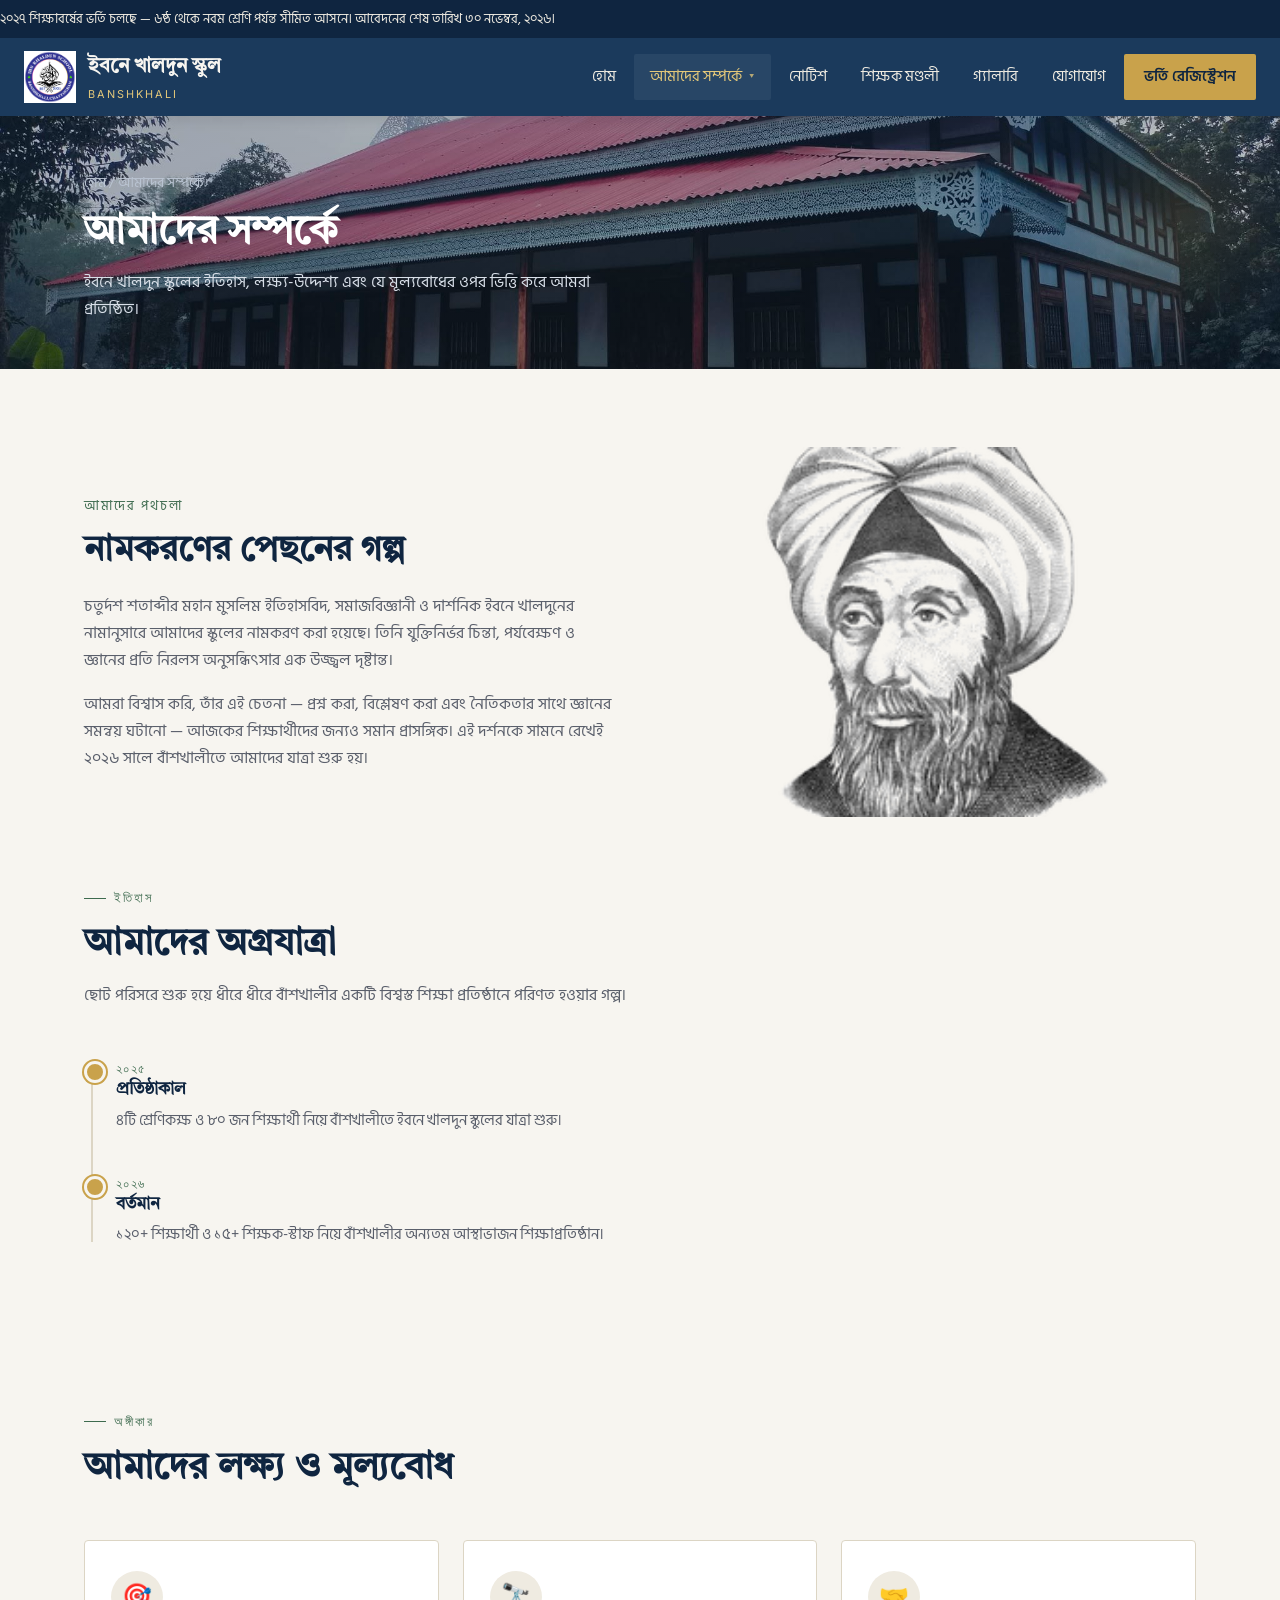
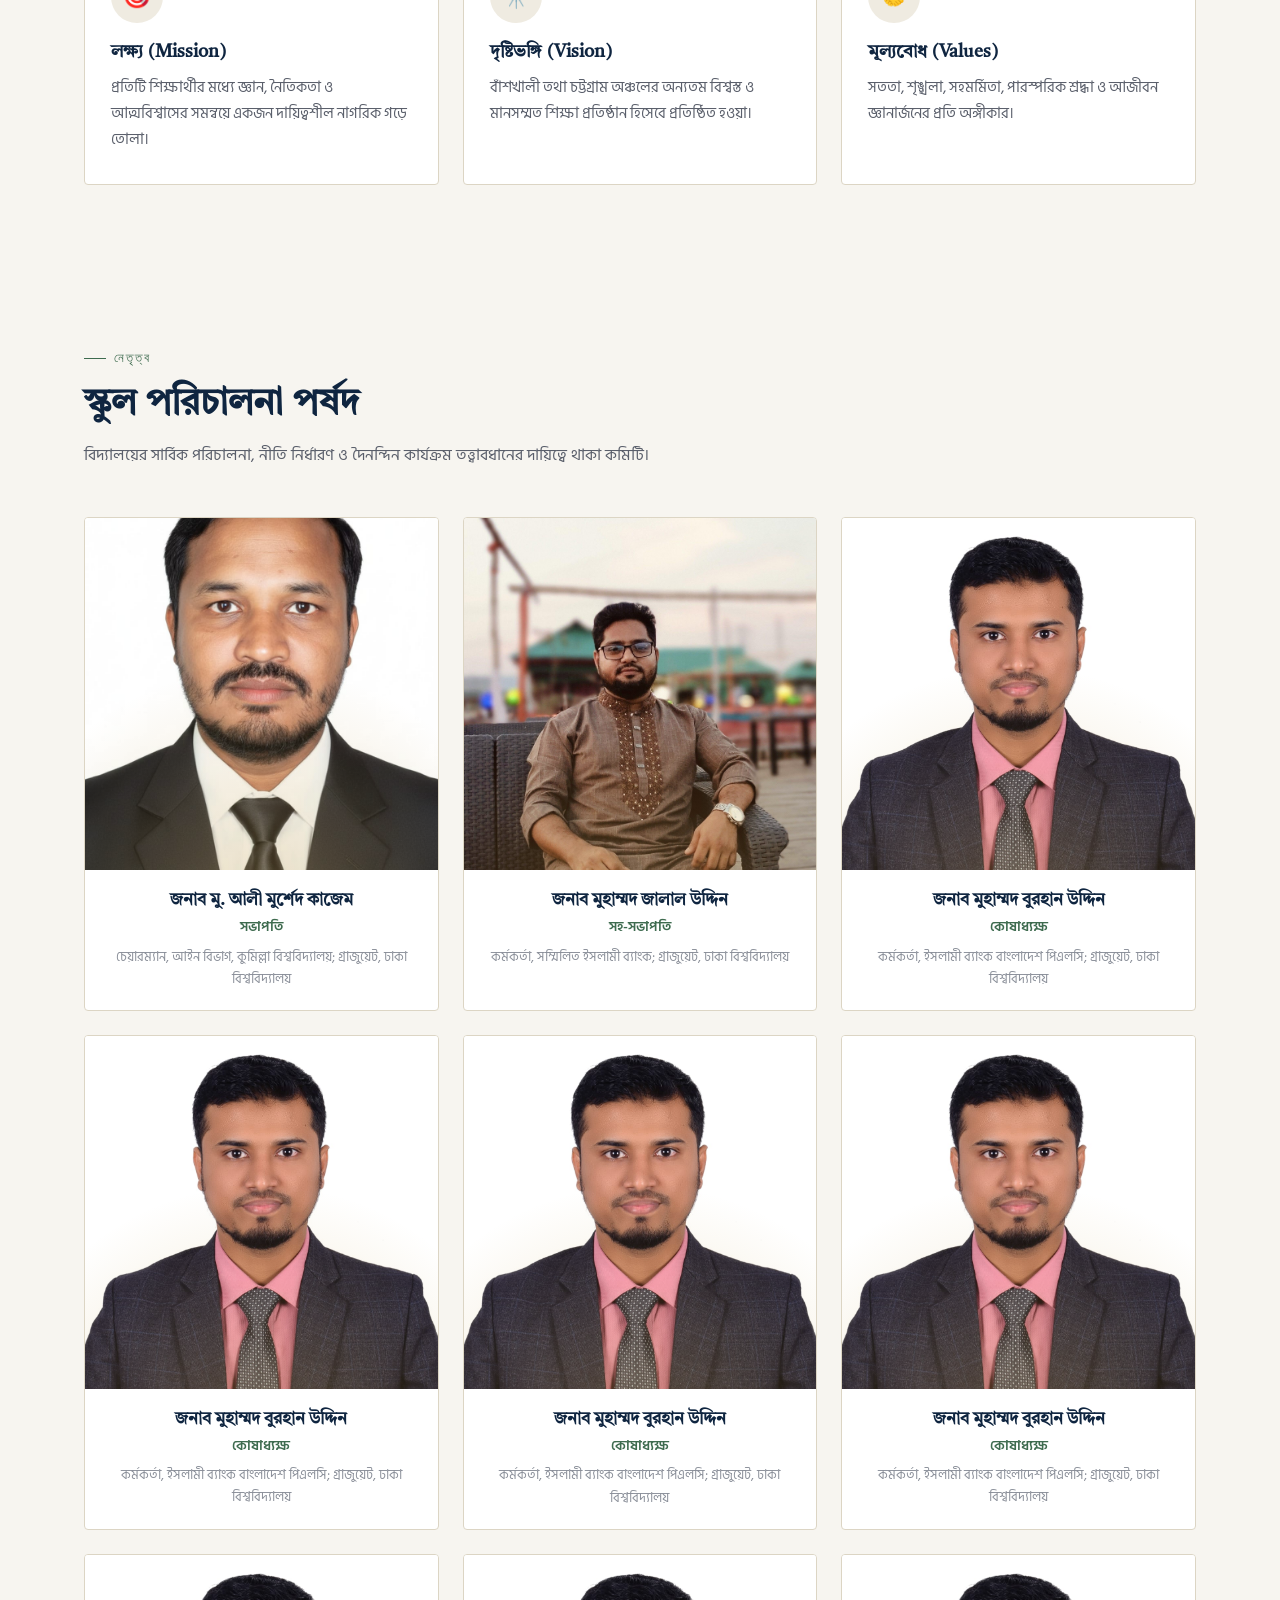
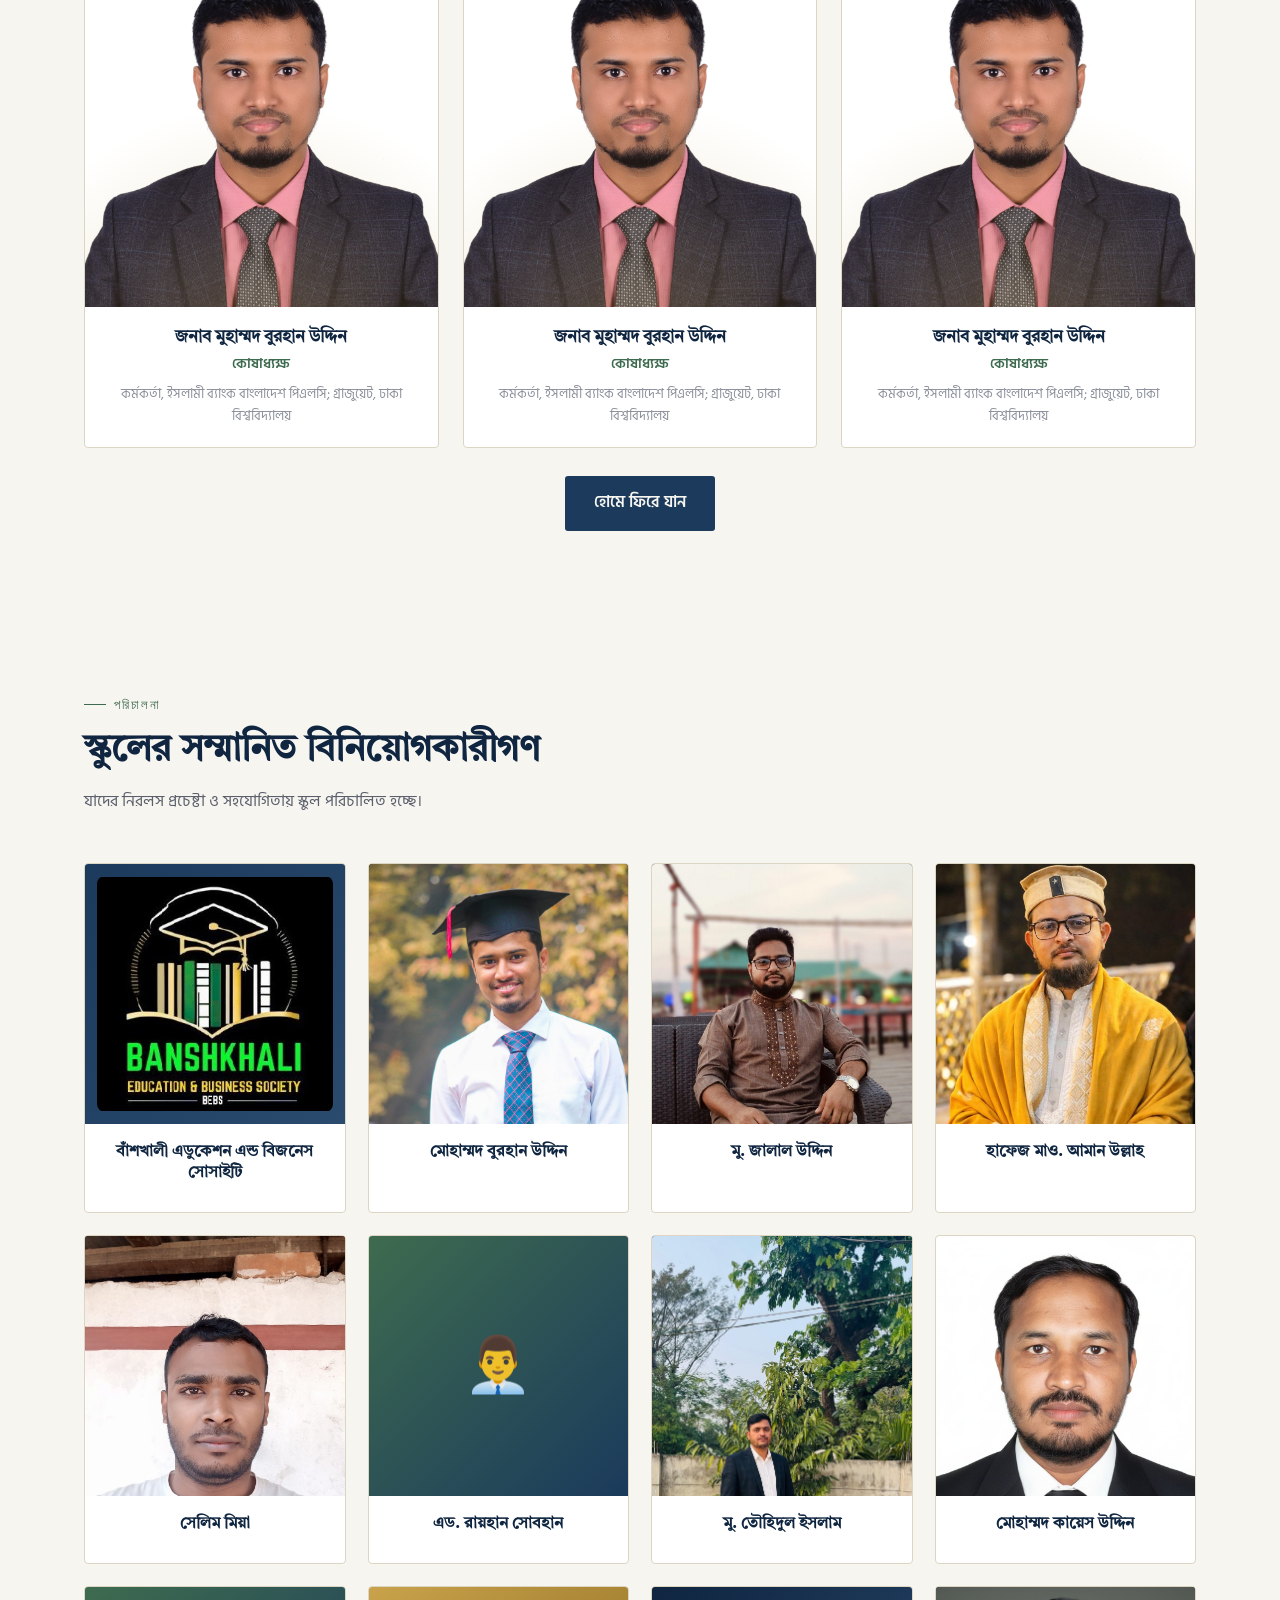
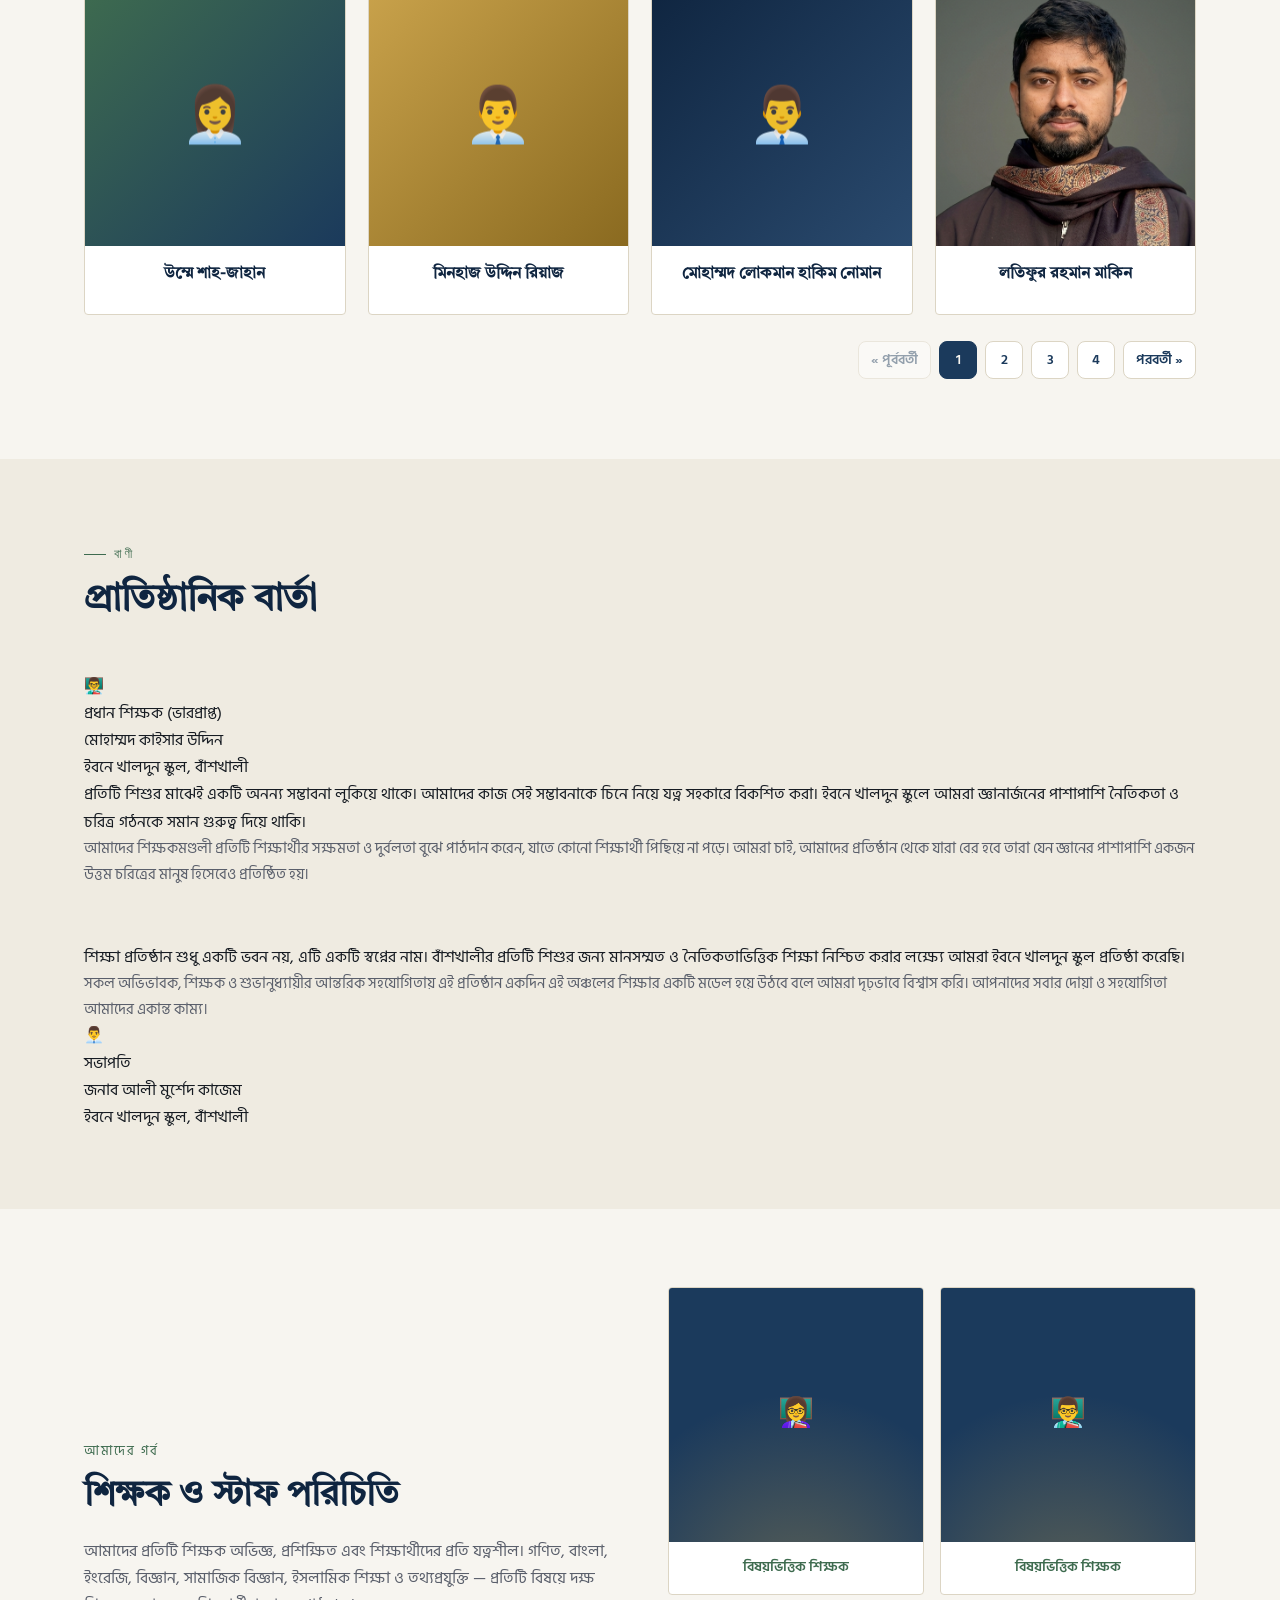
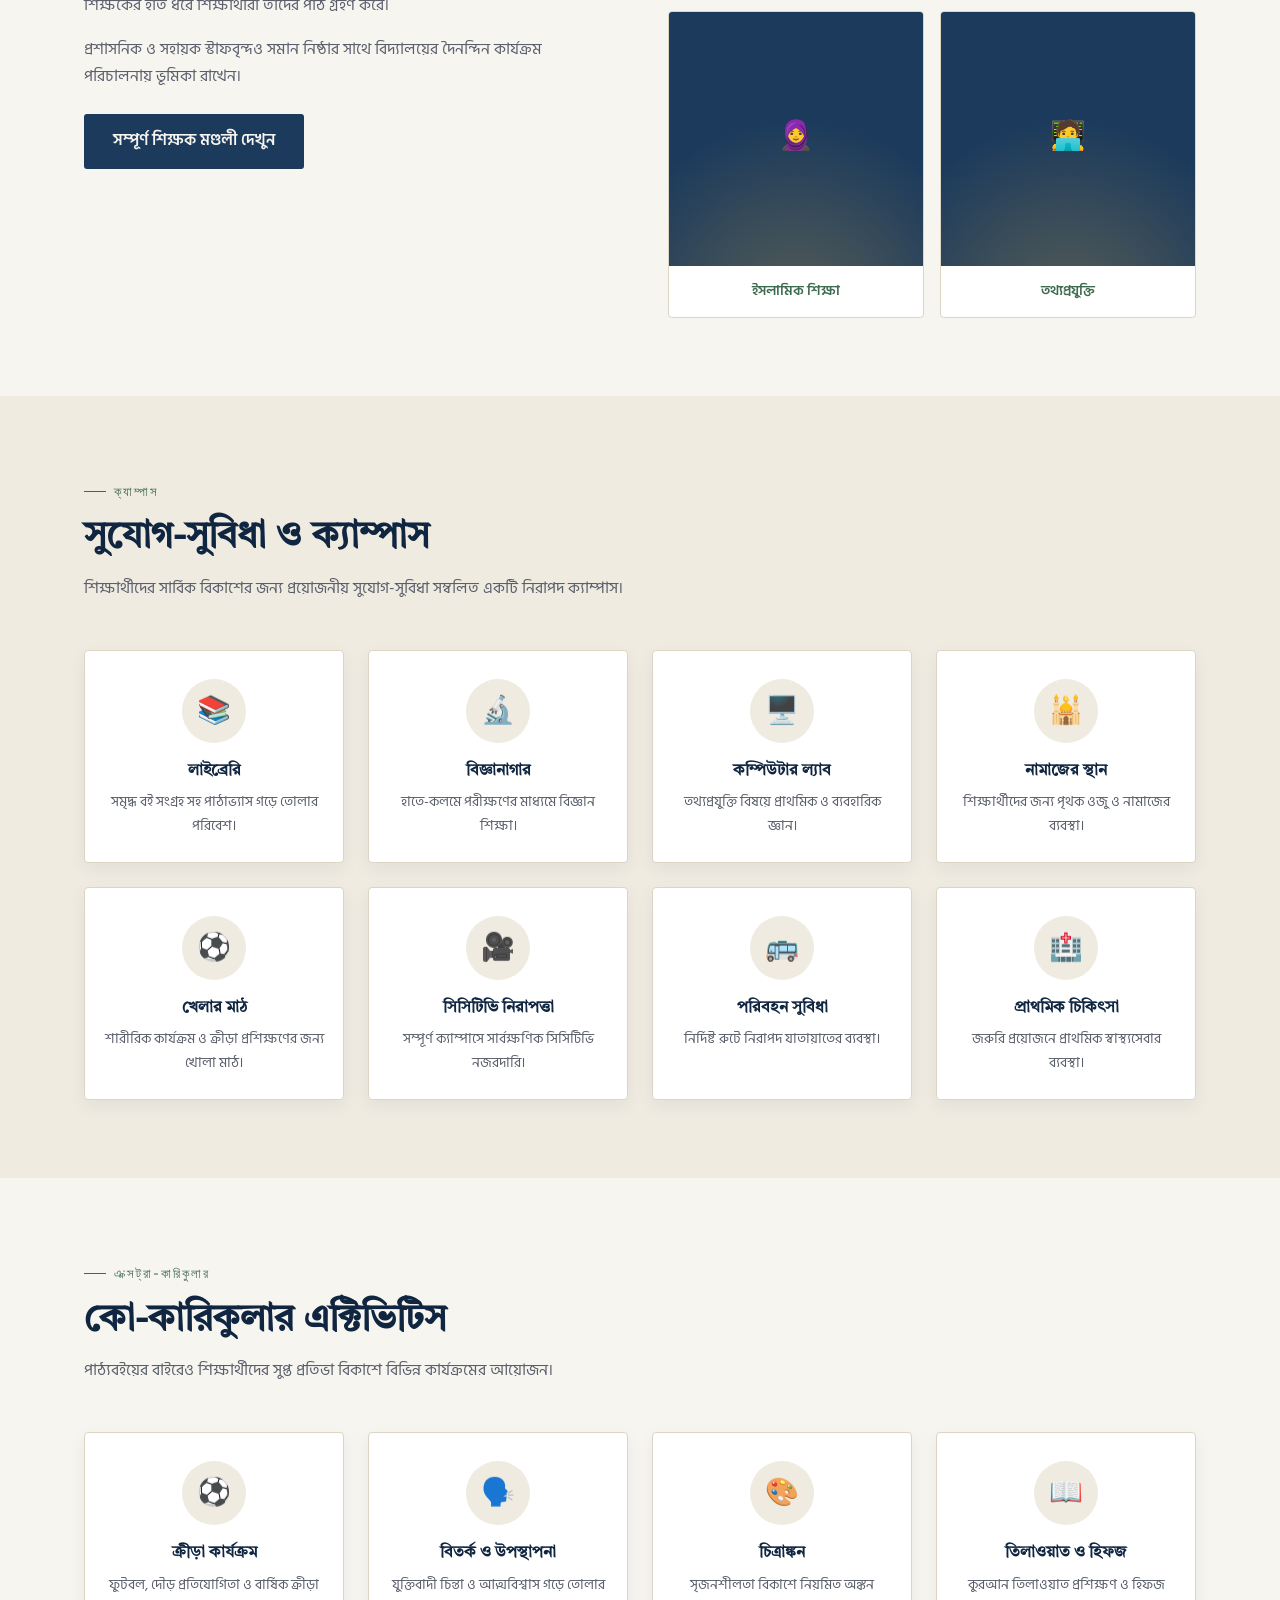
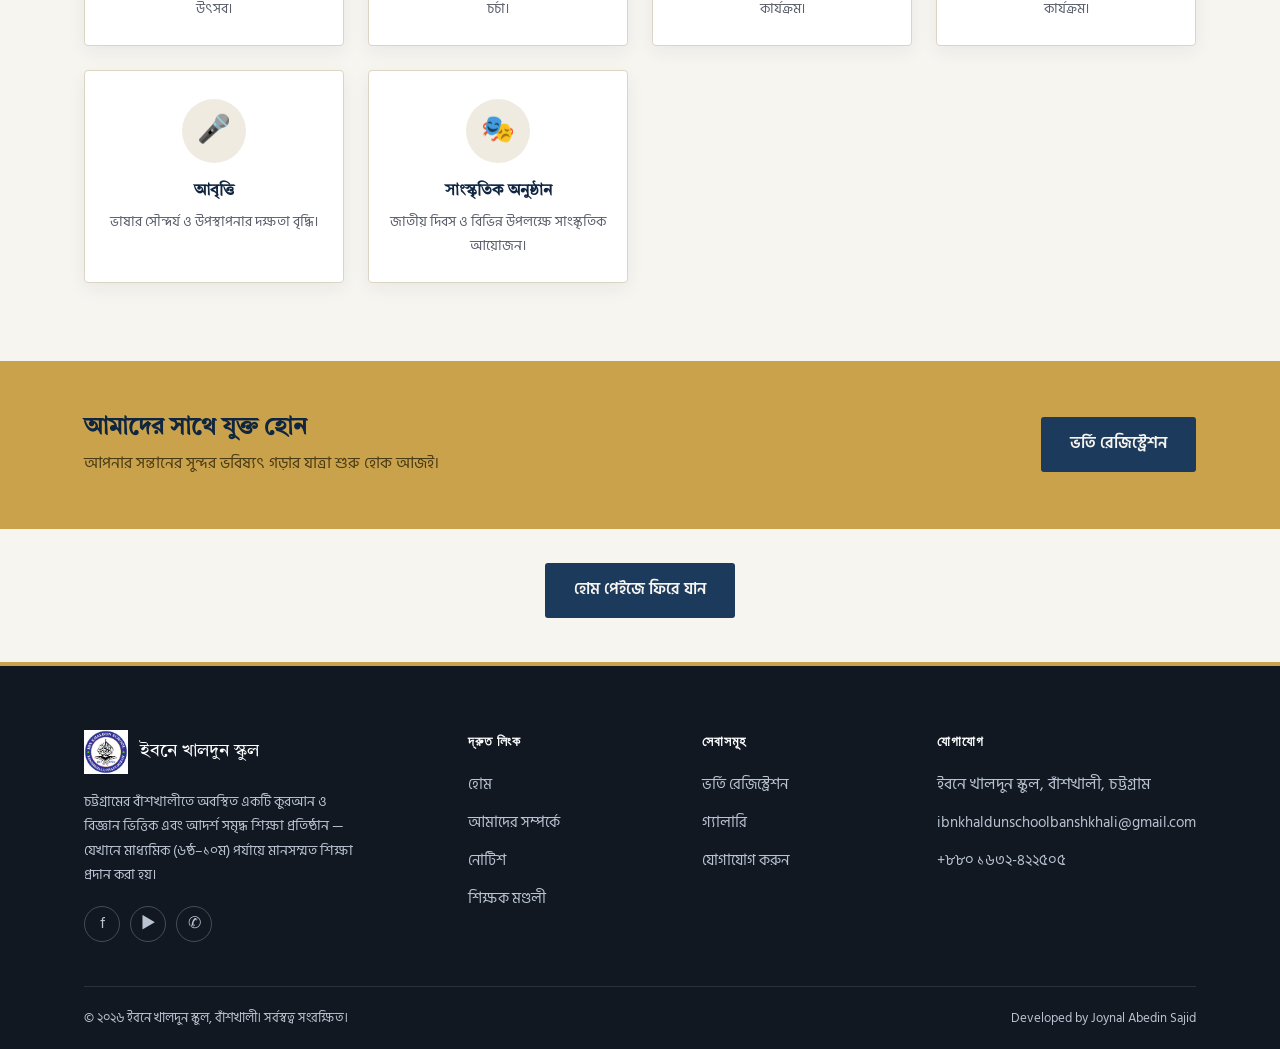
<file: about.html>
<!DOCTYPE html>
<html lang="bn">

<head>
  <meta charset="UTF-8">
  <meta name="viewport" content="width=device-width, initial-scale=1">
  <meta name="robots" content="noindex, nofollow">
  <title>আমাদের সম্পর্কে — Ibn Khaldun School, Banshkhali</title>
  <link rel="icon" href="assets/img/logo.png" type="image/png">
  <link rel="stylesheet" href="assets/style.css">
</head>

<body>

  <div class="topbar">
    <div class="marquee">
      <div class="marquee-track">
        <span>২০২৭ শিক্ষাবর্ষের ভর্তি চলছে — ৬ষ্ঠ থেকে নবম শ্রেণি পর্যন্ত সীমিত আসনে। আবেদনের শেষ তারিখ ৩০ নভেম্বর,
          ২০২৬।</span>
      </div>
    </div>
  </div>

  <header class="site-header">
    <div class="nav-wrap">
      <a href="index.html" class="brand">
        <img src="assets/img/logo.png" alt="ইবনে খালদুন স্কুল লোগো">
        <div class="brand-text">
          <div class="bn">ইবনে খালদুন স্কুল</div>
          <div class="en">Banshkhali</div>
        </div>
      </a>
      <button class="hamburger" aria-label="মেনু খুলুন"
        aria-expanded="false"><span></span><span></span><span></span></button>
      <nav class="main-nav">
        <ul>
          <li><a href="index.html">হোম</a></li>
          <li class="has-dropdown open-page">
            <a href="about.html" class="active">আমাদের সম্পর্কে <span class="caret">▾</span></a>
            <button class="dd-toggle" aria-label="সাবমেনু খুলুন"><span class="caret">▾</span></button>
            <div class="dropdown-panel">
              <a href="about.html#history"><span class="dd-ic">📖</span> আমাদের পরিচিতি ও ইতিহাস</a>
              <a href="about.html#board"><span class="dd-ic">🏛️</span> স্কুল পরিচালনা পর্ষদ</a>
              <a href="about.html#shareholders"><span class="dd-ic">🤝</span> সম্মানিত বিনিয়োগকারীগণ</a>
              <a href="about.html#staff-intro"><span class="dd-ic">👩‍🏫</span> শিক্ষক ও স্টাফ পরিচিতি</a>
              <a href="about.html#facilities"><span class="dd-ic">🏫</span> সুযোগ-সুবিধা ও ক্যাম্পাস</a>
              <a href="about.html#cocurricular"><span class="dd-ic">🎭</span> কো-কারিকুলার এক্টিভিটিস</a>
            </div>
          </li>
          <li><a href="notices.html">নোটিশ</a></li>
          <li><a href="staff.html">শিক্ষক মণ্ডলী</a></li>
          <li><a href="gallery.html">গ্যালারি</a></li>
          <li><a href="contact.html">যোগাযোগ</a></li>
          <li><a href="pages/admission.html" class="nav-cta">ভর্তি রেজিস্ট্রেশন</a></li>
        </ul>
      </nav>
    </div>
  </header>

  <div class="page-head" style="background-image:url('assets/img/scl.jpg');">
    <div class="container">
      <div class="breadcrumb"><a href="index.html">হোম</a> / আমাদের সম্পর্কে</div>
      <h1>আমাদের সম্পর্কে</h1>
      <p>ইবনে খালদুন স্কুলের ইতিহাস, লক্ষ্য-উদ্দেশ্য এবং যে মূল্যবোধের ওপর ভিত্তি করে আমরা প্রতিষ্ঠিত।</p>
    </div>
  </div>

  <!-- 1. স্কুলের পরিচিতি ও ইতিহাস -->
  <section id="history">
    <div class="container">
      <div class="grid-2" style="align-items:center; gap:56px;">
        <div class="reveal">
          <div class="kicker"
            style="display:inline-flex; align-items:center; gap:8px; color:var(--green); font-size:0.8rem; letter-spacing:2px; text-transform:uppercase; margin-bottom:12px;">
            আমাদের পথচলা</div>
          <h2 style="font-size:clamp(1.6rem,3vw,2.2rem); margin-bottom:18px;">নামকরণের পেছনের গল্প</h2>
          <p style="color:#5A5F6B; margin-bottom:16px;">চতুর্দশ শতাব্দীর মহান মুসলিম ইতিহাসবিদ, সমাজবিজ্ঞানী ও দার্শনিক
            ইবনে খালদুনের নামানুসারে আমাদের স্কুলের নামকরণ করা হয়েছে। তিনি যুক্তিনির্ভর চিন্তা, পর্যবেক্ষণ ও জ্ঞানের
            প্রতি নিরলস অনুসন্ধিৎসার এক উজ্জ্বল দৃষ্টান্ত।</p>
          <p style="color:#5A5F6B;">আমরা বিশ্বাস করি, তাঁর এই চেতনা — প্রশ্ন করা, বিশ্লেষণ করা এবং নৈতিকতার সাথে জ্ঞানের
            সমন্বয় ঘটানো — আজকের শিক্ষার্থীদের জন্যও সমান প্রাসঙ্গিক। এই দর্শনকে সামনে রেখেই ২০২৬ সালে বাঁশখালীতে
            আমাদের যাত্রা শুরু হয়।</p>
        </div>
        <div class="reveal">
          <img src="assets/img/Ibn-Khaldun.webp" alt="ইবনে খালদুন"
            style="width:70%; margin:0 auto; border-radius:8px; display:block;">
        </div>
      </div>

      <div class="section-head reveal mt-40" style="margin-top:64px;">
        <div class="kicker">ইতিহাস</div>
        <h2>আমাদের অগ্রযাত্রা</h2>
        <p>ছোট পরিসরে শুরু হয়ে ধীরে ধীরে বাঁশখালীর একটি বিশ্বস্ত শিক্ষা প্রতিষ্ঠানে পরিণত হওয়ার গল্প।</p>
      </div>
      <div class="timeline reveal">
        <div class="timeline-item">
          <div class="year">২০২৫</div>
          <h4>প্রতিষ্ঠাকাল</h4>
          <p>৪টি শ্রেণিকক্ষ ও ৮০ জন শিক্ষার্থী নিয়ে বাঁশখালীতে ইবনে খালদুন স্কুলের যাত্রা শুরু।</p>
        </div>
        <div class="timeline-item">
          <div class="year">২০২৬</div>
          <h4>বর্তমান</h4>
          <p>১২০+ শিক্ষার্থী ও ১৫+ শিক্ষক-স্টাফ নিয়ে বাঁশখালীর অন্যতম আস্থাভাজন শিক্ষাপ্রতিষ্ঠান।</p>
        </div>
      </div>
    </div>
  </section>

  <!-- 2. লক্ষ্য ও উদ্দেশ্য -->
  <section>
    <div class="container">
      <div class="section-head reveal">
        <div class="kicker">অঙ্গীকার</div>
        <h2>আমাদের লক্ষ্য ও মূল্যবোধ</h2>
      </div>
      <div class="grid-3">
        <div class="card reveal"><div class="icon">🎯</div><h3>লক্ষ্য (Mission)</h3><p>প্রতিটি শিক্ষার্থীর মধ্যে জ্ঞান, নৈতিকতা ও আত্মবিশ্বাসের সমন্বয়ে একজন দায়িত্বশীল নাগরিক গড়ে তোলা।</p></div>
        <div class="card reveal"><div class="icon">🔭</div><h3>দৃষ্টিভঙ্গি (Vision)</h3><p>বাঁশখালী তথা চট্টগ্রাম অঞ্চলের অন্যতম বিশ্বস্ত ও মানসম্মত শিক্ষা প্রতিষ্ঠান হিসেবে প্রতিষ্ঠিত হওয়া।</p></div>
        <div class="card reveal"><div class="icon">🤝</div><h3>মূল্যবোধ (Values)</h3><p>সততা, শৃঙ্খলা, সহমর্মিতা, পারস্পরিক শ্রদ্ধা ও আজীবন জ্ঞানার্জনের প্রতি অঙ্গীকার।</p></div>
      </div>
    </div>
  </section>

  <!-- 3. স্কুল ব্যবস্থাপনা পর্ষদ -->
  <section id="board">
    <div class="container">
      <div class="section-head reveal">
        <div class="kicker">নেতৃত্ব</div>
        <h2>স্কুল পরিচালনা পর্ষদ</h2>
        <p>বিদ্যালয়ের সার্বিক পরিচালনা, নীতি নির্ধারণ ও দৈনন্দিন কার্যক্রম তত্ত্বাবধানের দায়িত্বে থাকা কমিটি।</p>
      </div>
      <div id="boardGrid" class="grid-3 reveal">
        <div class="staff-card"><div class="staff-photo"><img src="assets/img/ksu.jpeg" alt="জনাব মু. আলী মুর্শেদ কাজেম"></div><div class="staff-info"><h4>জনাব মু. আলী মুর্শেদ কাজেম</h4><div class="role">সভাপতি</div><div class="subj">চেয়ারম্যান, আইন বিভাগ, কুমিল্লা বিশ্ববিদ্যালয়; গ্রাজুয়েট, ঢাকা বিশ্ববিদ্যালয়</div></div></div>
        <div class="staff-card"><div class="staff-photo"><img src="assets/img/jalal1.jpg" alt="জনাব মুহাম্মদ জালাল উদ্দিন"></div><div class="staff-info"><h4>জনাব মুহাম্মদ জালাল উদ্দিন</h4><div class="role">সহ-সভাপতি</div><div class="subj">কর্মকর্তা, সম্মিলিত ইসলামী ব্যাংক; গ্রাজুয়েট, ঢাকা বিশ্ববিদ্যালয়</div></div></div>
        <div class="staff-card"><div class="staff-photo"><img src="assets/img/bur2.jpeg" alt="জনাব মুহাম্মদ বুরহান উদ্দিন"></div><div class="staff-info"><h4>জনাব মুহাম্মদ বুরহান উদ্দিন</h4><div class="role">কোষাধ্যক্ষ</div><div class="subj">কর্মকর্তা, ইসলামী ব্যাংক বাংলাদেশ পিএলসি; গ্রাজুয়েট, ঢাকা বিশ্ববিদ্যালয়</div></div></div>
        <div class="staff-card"><div class="staff-photo"><img src="assets/img/bur2.jpeg" alt="জনাব মুহাম্মদ বুরহান উদ্দিন"></div><div class="staff-info"><h4>জনাব মুহাম্মদ বুরহান উদ্দিন</h4><div class="role">কোষাধ্যক্ষ</div><div class="subj">কর্মকর্তা, ইসলামী ব্যাংক বাংলাদেশ পিএলসি; গ্রাজুয়েট, ঢাকা বিশ্ববিদ্যালয়</div></div></div>
        <div class="staff-card"><div class="staff-photo"><img src="assets/img/bur2.jpeg" alt="জনাব মুহাম্মদ বুরহান উদ্দিন"></div><div class="staff-info"><h4>জনাব মুহাম্মদ বুরহান উদ্দিন</h4><div class="role">কোষাধ্যক্ষ</div><div class="subj">কর্মকর্তা, ইসলামী ব্যাংক বাংলাদেশ পিএলসি; গ্রাজুয়েট, ঢাকা বিশ্ববিদ্যালয়</div></div></div>
        <div class="staff-card"><div class="staff-photo"><img src="assets/img/bur2.jpeg" alt="জনাব মুহাম্মদ বুরহান উদ্দিন"></div><div class="staff-info"><h4>জনাব মুহাম্মদ বুরহান উদ্দিন</h4><div class="role">কোষাধ্যক্ষ</div><div class="subj">কর্মকর্তা, ইসলামী ব্যাংক বাংলাদেশ পিএলসি; গ্রাজুয়েট, ঢাকা বিশ্ববিদ্যালয়</div></div></div>
        <div class="staff-card"><div class="staff-photo"><img src="assets/img/bur2.jpeg" alt="জনাব মুহাম্মদ বুরহান উদ্দিন"></div><div class="staff-info"><h4>জনাব মুহাম্মদ বুরহান উদ্দিন</h4><div class="role">কোষাধ্যক্ষ</div><div class="subj">কর্মকর্তা, ইসলামী ব্যাংক বাংলাদেশ পিএলসি; গ্রাজুয়েট, ঢাকা বিশ্ববিদ্যালয়</div></div></div>
        <div class="staff-card"><div class="staff-photo"><img src="assets/img/bur2.jpeg" alt="জনাব মুহাম্মদ বুরহান উদ্দিন"></div><div class="staff-info"><h4>জনাব মুহাম্মদ বুরহান উদ্দিন</h4><div class="role">কোষাধ্যক্ষ</div><div class="subj">কর্মকর্তা, ইসলামী ব্যাংক বাংলাদেশ পিএলসি; গ্রাজুয়েট, ঢাকা বিশ্ববিদ্যালয়</div></div></div>
        <div class="staff-card"><div class="staff-photo"><img src="assets/img/bur2.jpeg" alt="জনাব মুহাম্মদ বুরহান উদ্দিন"></div><div class="staff-info"><h4>জনাব মুহাম্মদ বুরহান উদ্দিন</h4><div class="role">কোষাধ্যক্ষ</div><div class="subj">কর্মকর্তা, ইসলামী ব্যাংক বাংলাদেশ পিএলসি; গ্রাজুয়েট, ঢাকা বিশ্ববিদ্যালয়</div></div></div>
      </div>
      <div class="board-home-action"><a href="index.html" class="btn btn-navy">হোমে ফিরে যান</a></div>
    </div>
  </section>

  <!-- 4. স্কুলের সম্মানিত বিনিয়োগকারী ও পৃষ্ঠপোষকগণ -->
  <section class="shareholders" id="shareholders">
    <div class="container">
      <div class="section-head reveal">
        <div class="kicker">পরিচালনা</div>
        <h2>স্কুলের সম্মানিত বিনিয়োগকারীগণ</h2>
        <p>যাদের নিরলস প্রচেষ্টা ও সহযোগিতায় স্কুল পরিচালিত হচ্ছে।</p>
      </div>
      <div id="shGrid" class="shareholder-grid reveal">
        <!-- বেবস -->
        <div class="sh-card">
          <div class="sh-photo sh-ph-1 sh-society-logo"><img src="assets/img/bebs.jpg" alt="বাঁশখালী এডুকেশন এন্ড বিজনেস সোসাইটি">
          </div>
          <div class="sh-body">
            <h3>বাঁশখালী এডুকেশন এন্ড বিজনেস সোসাইটি</h3>
          </div>
        </div>
        <!-- বুরহান  উদ্দিন -->
        <div class="sh-card">
          <div class="sh-photo sh-ph-2"><img src="assets/img/bur1.jpeg" alt="মোহাম্মদ বুরহান উদ্দিন"></div>
          <div class="sh-body">
            <h3>মোহাম্মদ বুরহান উদ্দিন</h3>
          </div>
        </div>
        <!-- মু. জালাল উদ্দিন -->
        <div class="sh-card">
          <div class="sh-photo sh-ph-5"><img src="assets/img/jalal1.jpg" alt="মু. জালাল উদ্দিন "></div>
          <div class="sh-body">
            <h3>মু. জালাল উদ্দিন</h3>
          </div>
        </div>
        <!-- হাফেজ আমান -->
        <div class="sh-card">
          <div class="sh-photo sh-ph-3"><img src="assets/img/aman.jfif" alt="হাফেজ মাও. আমান উল্লাহ"></div>
          <div class="sh-body">
            <h3>হাফেজ মাও. আমান উল্লাহ</h3>
          </div>
        </div>
        <!-- সেলিম -->
        <div class="sh-card">
          <div class="sh-photo sh-ph-2"><img src="assets/img/selim.jfif" alt="সেলিম মিয়া"></div>
          <div class="sh-body">
            <h3>সেলিম মিয়া</h3>
          </div>
        </div>
        <!-- এড. রায়হান সোবহান -->
        <div class="sh-card">
          <div class="sh-photo sh-ph-4"><span class="sh-avatar">👨‍💼</span></div>
          <div class="sh-body">
            <h3>এড. রায়হান সোবহান</h3>
          </div>
        </div>
         <!-- মু. তৌহিদুল ইসলাম -->
        <div class="sh-card">
          <div class="sh-photo sh-ph-1"><img src="assets/img/tawhid.jfif" alt="মু. তৌহিদুল ইসলাম"></div>
          <div class="sh-body">
            <h3>মু. তৌহিদুল ইসলাম</h3>
          </div>
        </div>
        <!-- মোহাম্মদ কায়েস উদ্দিন -->
        <div class="sh-card">
          <div class="sh-photo sh-ph-3"><img src="assets/img/ksu.jpeg" alt="মোহাম্মদ কায়েস উদ্দিন"></div>
          <div class="sh-body">
            <h3>মোহাম্মদ কায়েস উদ্দিন</h3>
          </div>
        </div>
        <!-- উম্মে শাহ-জাহান -->
        <div class="sh-card">
          <div class="sh-photo sh-ph-4"><span class="sh-avatar">👩‍💼</span></div>
          <div class="sh-body">
            <h3>উম্মে শাহ-জাহান</h3>
          </div>
        </div>
        <!-- মিনহাজ উদ্দিন রিয়াজ -->
       <div class="sh-card">
          <div class="sh-photo sh-ph-3"><span class="sh-avatar">👨‍💼</span></div>
          <div class="sh-body">
            <h3>মিনহাজ উদ্দিন রিয়াজ</h3>
          </div>
        </div>
        <!-- মোহাম্মদ লোকমান হাকিম নোমান -->
        <div class="sh-card">
          <div class="sh-photo sh-ph-5"><span class="sh-avatar">👨‍💼</span></div>
          <div class="sh-body">
            <h3>মোহাম্মদ লোকমান হাকিম নোমান</h3>
          </div>
        </div>
        <!-- লতিফুর রহমান মাকিন -->
        <div class="sh-card">
          <div class="sh-photo sh-ph-1"><img src="assets/img/rhn.png" alt="লতিফুর রহমান মাকিন"></div>
          <div class="sh-body">
            <h3>লতিফুর রহমান মাকিন</h3>
          </div>
        </div>
        <!-- মু. জালাল উদ্দিন (প্রবাসী) -->
        <div class="sh-card">
          <div class="sh-photo sh-ph-2"><img src="assets/img/jalal2.jfif" alt="মু. জালাল উদ্দিন (প্রবাসী)"></div>
          <div class="sh-body">
            <h3>মু. জালাল উদ্দিন (প্রবাসী)</h3>
          </div>
        </div>
        <!-- সাকিব হোসেন -->
        <div class="sh-card">
          <div class="sh-photo sh-ph-3"><span class="sh-avatar">👨‍💼</span></div>
          <div class="sh-body">
            <h3>সাকিব হোসেন</h3>
          </div>
        </div>
        <!-- মু. আলী মোর্শেদ কাজেম -->
        <div class="sh-card">
          <div class="sh-photo sh-ph-4"><span class="sh-avatar">👨‍💼</span></div>
          <div class="sh-body">
            <h3>মু. আলী মোর্শেদ কাজেম</h3>
          </div>
        </div>
        <!-- মু. আব্দুল হক (প্রবাসী) -->
        <div class="sh-card">
          <div class="sh-photo sh-ph-5"><img src="assets/img/abdulh.jpeg" alt="মু. আব্দুল হক (প্রবাসী)"></div>
          <div class="sh-body">
            <h3>মু. আব্দুল হক (প্রবাসী)</h3>
          </div>
        </div>
        <!-- মোরশেদ আলম -->
        <div class="sh-card">
          <div class="sh-photo sh-ph-1"><span class="sh-avatar">👨‍💼</span></div>
          <div class="sh-body">
            <h3>মোরশেদ আলম</h3>
          </div>
        </div>
        <!-- আব্দুর রহমান -->
        <div class="sh-card">
          <div class="sh-photo sh-ph-4"><img src="assets/img/choton.jfif" alt="আব্দুর রহমান"></div>
          <div class="sh-body">
            <h3>আব্দুর রহমান</h3>
          </div>
        </div>
        <!-- শাহেদুল ইসলাম -->
        <div class="sh-card">
          <div class="sh-photo sh-ph-5"><img src="assets/img/shashed.jfif" alt="শাহেদুল ইসলাম"></div>
          <div class="sh-body">
            <h3>শাহেদুল ইসলাম</h3>
          </div>
        </div>
        <!-- মু. হুমায়ুন কবির -->
        <div class="sh-card">
          <div class="sh-photo sh-ph-1"><span class="sh-avatar">👨‍💼</span></div>
          <div class="sh-body">
            <h3>মু. হুমায়ুন কবির</h3>
          </div>
        </div>
        <!-- রেজাউল আজিম -->
        <div class="sh-card">
          <div class="sh-photo sh-ph-2"><img src="assets/img/rezaul.jfif" alt="রেজাউল আজিম"></div>
          <div class="sh-body">
            <h3>রেজাউল আজিম</h3>
          </div>
        </div>
        <!-- মোরশেদুল ইসলাম -->
        <div class="sh-card">
          <div class="sh-photo sh-ph-4"><img src="assets/img/t1.jpeg" alt="মু. নেজাম উদ্দিন"></div>
          <div class="sh-body">
            <h3>মোরশেদুল ইসলাম</h3>
          </div>
        </div>
        <!-- মু. নুরুল হক -->
        <div class="sh-card">
          <div class="sh-photo sh-ph-5"><img src="assets/img/nurul.jfif" alt="মু. নুরুল হক"></div>
          <div class="sh-body">
            <h3>মু. নুরুল হক</h3>
          </div>
        </div>
        <!-- এড. মু. জাকের হোসাইন -->
        <div class="sh-card">
          <div class="sh-photo sh-ph-1"><span class="sh-avatar">👨‍💼</span></div>
          <div class="sh-body">
            <h3>এড. মু. জাকের হোসাইন</h3>
          </div>
        </div>
        <!-- মাহমুদুল ইসলাম -->
        <div class="sh-card">
          <div class="sh-photo sh-ph-2"><span class="sh-avatar">👨‍💼</span></div>
          <div class="sh-body">
            <h3>মাহমুদুল ইসলাম</h3>
          </div>
        </div>
        <!-- রায়হান উদ্দিন -->
        <div class="sh-card">
          <div class="sh-photo sh-ph-3"><img src="assets/img/rhn.png" alt="মু. রায়হান উদ্দিন"></div>
          <div class="sh-body">
            <h3>মু. রায়হান উদ্দিন</h3>
          </div>
        </div>
        <!-- মু. আনোয়ারুল ইসলাম -->
        <div class="sh-card">
          <div class="sh-photo sh-ph-4"><span class="sh-avatar">👨‍💼</span></div>
          <div class="sh-body">
            <h3>মু. আনোয়ারুল ইসলাম</h3>
          </div>
        </div>
        <!-- মু. কামাল হোসাইন -->
        <div class="sh-card">
          <div class="sh-photo sh-ph-5"><span class="sh-avatar">👨‍💼</span></div>
          <div class="sh-body">
            <h3>মু. কামাল হোসাইন (প্রবাসী)</h3>
          </div>
        </div>
        <!-- মু. আমিনুর রহমান -->
        <div class="sh-card">
          <div class="sh-photo sh-ph-1"><span class="sh-avatar">👨‍💼</span></div>
          <div class="sh-body">
            <h3>মু. আমিনুর রহমান</h3>
          </div>
        </div>
        <!-- হাবিবুল্লাহ মিছবাহ -->
        <div class="sh-card">
          <div class="sh-photo sh-ph-2"><img src="assets/img/habibullah.jfif" alt="হাবিবুল্লাহ মিছবাহ"></div>
          <div class="sh-body">
            <h3>হাবিবুল্লাহ মিছবাহ</h3>
          </div>
        </div>
        <!-- মনজুর আলম -->
        <div class="sh-card">
          <div class="sh-photo sh-ph-3"><span class="sh-avatar">👨‍💼</span></div>
          <div class="sh-body">
            <h3>মনজুর আলম</h3>
          </div>
        </div>
        <!-- মু. ইলিয়াস -->
        <div class="sh-card">
          <div class="sh-photo sh-ph-4"><span class="sh-avatar">👨‍💼</span></div>
          <div class="sh-body">
            <h3>মু. ইলিয়াস</h3>
          </div>
        </div>
        <!-- এনামুল হক -->
        <div class="sh-card">
          <div class="sh-photo sh-ph-5"><span class="sh-avatar">👨‍💼</span></div>
          <div class="sh-body">
            <h3>এনামুল হক</h3>
          </div>
        </div>
        <!-- আবুল কালাম -->
        <div class="sh-card">
          <div class="sh-photo sh-ph-1"><span class="sh-avatar">👨‍💼</span></div>
          <div class="sh-body">
            <h3>আবুল কালাম</h3>
          </div>
        </div>
        <!-- পারভেজ মিয়া -->
        <div class="sh-card">
          <div class="sh-photo sh-ph-2"><img src="assets/img/parvez.jfif" alt="পারভেজ মিয়া"></div>
          <div class="sh-body">
            <h3>পারভেজ মিয়া</h3>
          </div>
        </div>
        <!-- সাইয়েদ মাহমুদ আরিফ -->
        <div class="sh-card">
          <div class="sh-photo sh-ph-3"><span class="sh-avatar">👨‍💼</span></div>
          <div class="sh-body">
            <h3>সাইয়েদ মাহমুদ আরিফ</h3>
          </div>
        </div>
        <!-- মু. নেজাম উদ্দিন -->
        <div class="sh-card">
          <div class="sh-photo sh-ph-4"><img src="assets/img/nezam.jfif" alt="মু. নেজাম উদ্দিন"></div>
          <div class="sh-body">
            <h3>মু. নেজাম উদ্দিন</h3>
          </div>
        </div>
        <!-- হাসানুল বান্না আরাফাত -->
        <div class="sh-card">
          <div class="sh-photo sh-ph-5"><span class="sh-avatar">👨‍💼</span></div>
          <div class="sh-body">
            <h3>হাসানুল বান্না আরাফাত</h3>
          </div>
        </div>
        <!-- মীর কাসেম -->
        <div class="sh-card">
          <div class="sh-photo sh-ph-1"><span class="sh-avatar">👨‍💼</span></div>
          <div class="sh-body">
            <h3>মীর কাসেম</h3>
          </div>
        </div>
        <!-- মারজান আক্তার -->
        <div class="sh-card">
          <div class="sh-photo sh-ph-2"><span class="sh-avatar">👩‍💼</span></div>
          <div class="sh-body">
            <h3>মারজান আক্তার</h3>
          </div>
        </div>
        <!-- আব্দুল্লাহ আল মামুন -->
        <div class="sh-card">
          <div class="sh-photo sh-ph-4"><img src="assets/img/mamun.jfif" alt="আব্দুল্লাহ আল মামুন"></div>
          <div class="sh-body">
            <h3>আব্দুল্লাহ আল মামুন</h3>
          </div>
        </div>
        <!-- মাওলানা শামসুদ্দীন -->
        <div class="sh-card">
          <div class="sh-photo sh-ph-5"><img src="assets/img/shamshu.jfif" alt="মাওলানা শামসুদ্দীন"></div>
          <div class="sh-body">
            <h3>মাওলানা শামসুদ্দীন</h3>
          </div>
        </div>
      </div>
      <div id="shPagination" class="staff-pagination"></div>
    </div>
  </section>

  <!-- 5. প্রাতিষ্ঠানিক বার্তা -->
  <section class="section-alt" id="message">
    <div class="container">
      <div class="section-head reveal">
        <div class="kicker">বাণী</div>
        <h2>প্রাতিষ্ঠানিক বার্তা</h2>
      </div>

      <div class="leader-msg reveal">
        <div class="leader-photo-wrap">
          <div class="leader-photo"><span>👨‍🏫</span></div>
          <div>
            <div class="leader-role">প্রধান শিক্ষক (ভারপ্রাপ্ত)</div>
            <div class="leader-name">মোহাম্মদ কাইসার উদ্দিন</div>
            <div class="leader-school">ইবনে খালদুন স্কুল, বাঁশখালী</div>
          </div>
        </div>
        <div>
          <p class="leader-quote">প্রতিটি শিশুর মাঝেই একটি অনন্য সম্ভাবনা লুকিয়ে থাকে। আমাদের কাজ সেই সম্ভাবনাকে চিনে
            নিয়ে যত্ন সহকারে বিকশিত করা। ইবনে খালদুন স্কুলে আমরা জ্ঞানার্জনের পাশাপাশি নৈতিকতা ও চরিত্র গঠনকে সমান
            গুরুত্ব দিয়ে থাকি।</p>
          <p style="color:#5A5F6B; font-size:0.95rem;">আমাদের শিক্ষকমণ্ডলী প্রতিটি শিক্ষার্থীর সক্ষমতা ও দুর্বলতা বুঝে
            পাঠদান করেন, যাতে কোনো শিক্ষার্থী পিছিয়ে না পড়ে। আমরা চাই, আমাদের প্রতিষ্ঠান থেকে যারা বের হবে তারা যেন
            জ্ঞানের পাশাপাশি একজন উত্তম চরিত্রের মানুষ হিসেবেও প্রতিষ্ঠিত হয়।</p>
        </div>
      </div>

      <div class="leader-msg reverse reveal mt-40" style="margin-top:56px;">
        <div>
          <p class="leader-quote">শিক্ষা প্রতিষ্ঠান শুধু একটি ভবন নয়, এটি একটি স্বপ্নের নাম। বাঁশখালীর প্রতিটি শিশুর
            জন্য মানসম্মত ও নৈতিকতাভিত্তিক শিক্ষা নিশ্চিত করার লক্ষ্যে আমরা ইবনে খালদুন স্কুল প্রতিষ্ঠা করেছি।</p>
          <p style="color:#5A5F6B; font-size:0.95rem;">সকল অভিভাবক, শিক্ষক ও শুভানুধ্যায়ীর আন্তরিক সহযোগিতায় এই
            প্রতিষ্ঠান একদিন এই অঞ্চলের শিক্ষার একটি মডেল হয়ে উঠবে বলে আমরা দৃঢ়ভাবে বিশ্বাস করি। আপনাদের সবার দোয়া ও
            সহযোগিতা আমাদের একান্ত কাম্য।</p>
        </div>
        <div class="leader-photo-wrap">
          <div class="leader-photo"><span>👨‍💼</span></div>
          <div>
            <div class="leader-role">সভাপতি</div>
            <div class="leader-name">জনাব আলী মুর্শেদ কাজেম</div>
            <div class="leader-school">ইবনে খালদুন স্কুল, বাঁশখালী</div>
          </div>
        </div>
      </div>
    </div>
  </section>

  <!-- 6. শিক্ষক ও স্টাফ পরিচিতি -->
  <section id="staff-intro">
    <div class="container">
      <div class="grid-2" style="align-items:center; gap:56px;">
        <div class="reveal">
          <div class="kicker"
            style="display:inline-flex; align-items:center; gap:8px; color:var(--green); font-size:0.8rem; letter-spacing:2px; text-transform:uppercase; margin-bottom:12px;">
            আমাদের গর্ব</div>
          <h2 style="font-size:clamp(1.6rem,3vw,2.2rem); margin-bottom:18px;">শিক্ষক ও স্টাফ পরিচিতি</h2>
          <p style="color:#5A5F6B; margin-bottom:16px;">আমাদের প্রতিটি শিক্ষক অভিজ্ঞ, প্রশিক্ষিত এবং শিক্ষার্থীদের প্রতি
            যত্নশীল। গণিত, বাংলা, ইংরেজি, বিজ্ঞান, সামাজিক বিজ্ঞান, ইসলামিক শিক্ষা ও তথ্যপ্রযুক্তি — প্রতিটি বিষয়ে দক্ষ
            শিক্ষকের হাত ধরে শিক্ষার্থীরা তাদের পাঠ গ্রহণ করে।</p>
          <p style="color:#5A5F6B;">প্রশাসনিক ও সহায়ক স্টাফবৃন্দও সমান নিষ্ঠার সাথে বিদ্যালয়ের দৈনন্দিন কার্যক্রম
            পরিচালনায় ভূমিকা রাখেন।</p>
          <a href="staff.html" class="btn btn-navy mt-24" style="display:inline-block;">সম্পূর্ণ শিক্ষক মণ্ডলী দেখুন</a>
        </div>
        <div class="reveal">
          <div class="grid-2" style="gap:16px;">
            <div class="staff-card">
              <div class="staff-photo" style="aspect-ratio:1/1; font-size:1.8rem;">👩‍🏫</div>
              <div class="staff-info" style="padding:14px;">
                <div class="role">বিষয়ভিত্তিক শিক্ষক</div>
              </div>
            </div>
            <div class="staff-card">
              <div class="staff-photo" style="aspect-ratio:1/1; font-size:1.8rem;">👨‍🏫</div>
              <div class="staff-info" style="padding:14px;">
                <div class="role">বিষয়ভিত্তিক শিক্ষক</div>
              </div>
            </div>
            <div class="staff-card">
              <div class="staff-photo" style="aspect-ratio:1/1; font-size:1.8rem;">🧕</div>
              <div class="staff-info" style="padding:14px;">
                <div class="role">ইসলামিক শিক্ষা</div>
              </div>
            </div>
            <div class="staff-card">
              <div class="staff-photo" style="aspect-ratio:1/1; font-size:1.8rem;">🧑‍💻</div>
              <div class="staff-info" style="padding:14px;">
                <div class="role">তথ্যপ্রযুক্তি</div>
              </div>
            </div>
          </div>
        </div>
      </div>
    </div>
  </section>

  <!-- 7. সুযোগ-সুবিধা ও ক্যাম্পাস -->
  <section class="section-alt" id="facilities">
    <div class="container">
      <div class="section-head reveal">
        <div class="kicker">ক্যাম্পাস</div>
        <h2>সুযোগ-সুবিধা ও ক্যাম্পাস</h2>
        <p>শিক্ষার্থীদের সার্বিক বিকাশের জন্য প্রয়োজনীয় সুযোগ-সুবিধা সম্বলিত একটি নিরাপদ ক্যাম্পাস।</p>
      </div>
      <div class="feature-row reveal">
        <div class="feature-item">
          <div class="fi-icon">📚</div>
          <h4>লাইব্রেরি</h4>
          <p>সমৃদ্ধ বই সংগ্রহ সহ পাঠাভ্যাস গড়ে তোলার পরিবেশ।</p>
        </div>
        <div class="feature-item">
          <div class="fi-icon">🔬</div>
          <h4>বিজ্ঞানাগার</h4>
          <p>হাতে-কলমে পরীক্ষণের মাধ্যমে বিজ্ঞান শিক্ষা।</p>
        </div>
        <div class="feature-item">
          <div class="fi-icon">🖥️</div>
          <h4>কম্পিউটার ল্যাব</h4>
          <p>তথ্যপ্রযুক্তি বিষয়ে প্রাথমিক ও ব্যবহারিক জ্ঞান।</p>
        </div>
        <div class="feature-item">
          <div class="fi-icon">🕌</div>
          <h4>নামাজের স্থান</h4>
          <p>শিক্ষার্থীদের জন্য পৃথক ওজু ও নামাজের ব্যবস্থা।</p>
        </div>
        <div class="feature-item">
          <div class="fi-icon">⚽</div>
          <h4>খেলার মাঠ</h4>
          <p>শারীরিক কার্যক্রম ও ক্রীড়া প্রশিক্ষণের জন্য খোলা মাঠ।</p>
        </div>
        <div class="feature-item">
          <div class="fi-icon">🎥</div>
          <h4>সিসিটিভি নিরাপত্তা</h4>
          <p>সম্পূর্ণ ক্যাম্পাসে সার্বক্ষণিক সিসিটিভি নজরদারি।</p>
        </div>
        <div class="feature-item">
          <div class="fi-icon">🚌</div>
          <h4>পরিবহন সুবিধা</h4>
          <p>নির্দিষ্ট রুটে নিরাপদ যাতায়াতের ব্যবস্থা।</p>
        </div>
        <div class="feature-item">
          <div class="fi-icon">🏥</div>
          <h4>প্রাথমিক চিকিৎসা</h4>
          <p>জরুরি প্রয়োজনে প্রাথমিক স্বাস্থ্যসেবার ব্যবস্থা।</p>
        </div>
      </div>
    </div>
  </section>

  <!-- 8. কো-কারিকুলার এক্টিভিটিস -->
  <section id="cocurricular">
    <div class="container">
      <div class="section-head reveal">
        <div class="kicker">এক্সট্রা-কারিকুলার</div>
        <h2>কো-কারিকুলার এক্টিভিটিস</h2>
        <p>পাঠ্যবইয়ের বাইরেও শিক্ষার্থীদের সুপ্ত প্রতিভা বিকাশে বিভিন্ন কার্যক্রমের আয়োজন।</p>
      </div>
      <div class="feature-row reveal">
        <div class="feature-item">
          <div class="fi-icon">⚽</div>
          <h4>ক্রীড়া কার্যক্রম</h4>
          <p>ফুটবল, দৌড় প্রতিযোগিতা ও বার্ষিক ক্রীড়া উৎসব।</p>
        </div>
        <div class="feature-item">
          <div class="fi-icon">🗣️</div>
          <h4>বিতর্ক ও উপস্থাপনা</h4>
          <p>যুক্তিবাদী চিন্তা ও আত্মবিশ্বাস গড়ে তোলার চর্চা।</p>
        </div>
        <div class="feature-item">
          <div class="fi-icon">🎨</div>
          <h4>চিত্রাঙ্কন</h4>
          <p>সৃজনশীলতা বিকাশে নিয়মিত অঙ্কন কার্যক্রম।</p>
        </div>
        <div class="feature-item">
          <div class="fi-icon">📖</div>
          <h4>তিলাওয়াত ও হিফজ</h4>
          <p>কুরআন তিলাওয়াত প্রশিক্ষণ ও হিফজ কার্যক্রম।</p>
        </div>
        <div class="feature-item">
          <div class="fi-icon">🎤</div>
          <h4>আবৃত্তি</h4>
          <p>ভাষার সৌন্দর্য ও উপস্থাপনার দক্ষতা বৃদ্ধি।</p>
        </div>
        <div class="feature-item">
          <div class="fi-icon">🎭</div>
          <h4>সাংস্কৃতিক অনুষ্ঠান</h4>
          <p>জাতীয় দিবস ও বিভিন্ন উপলক্ষে সাংস্কৃতিক আয়োজন।</p>
        </div>
      </div>
    </div>
  </section>


  <div class="cta-strip">
    <div class="container">
      <div>
        <h3>আমাদের সাথে যুক্ত হোন</h3>
        <p>আপনার সন্তানের সুন্দর ভবিষ্যৎ গড়ার যাত্রা শুরু হোক আজই।</p>
      </div>
      <a href="admission.html" class="btn btn-navy">ভর্তি রেজিস্ট্রেশন</a>
    </div>
  </div>

  <div class="page-home-cta"><a href="index.html" class="btn btn-navy">হোম পেইজে ফিরে যান</a></div>

  <footer>
    <div class="container">
      <div class="footer-grid">
        <div>
          <div class="footer-brand"><img src="assets/img/logo.png" alt="লোগো">
            <div class="bn">ইবনে খালদুন স্কুল</div>
          </div>
          <p class="desc">চট্টগ্রামের বাঁশখালীতে অবস্থিত একটি কুরআন ও বিজ্ঞান ভিত্তিক এবং আদর্শ সমৃদ্ধ শিক্ষা প্রতিষ্ঠান
            — যেখানে মাধ্যমিক (৬ষ্ঠ–১০ম) পর্যায়ে মানসম্মত শিক্ষা প্রদান করা হয়।</p>
          <div class="social-row"><a href="#" aria-label="Facebook">f</a><a href="#" aria-label="YouTube">▶</a><a
              href="#" aria-label="WhatsApp">✆</a></div>
        </div>
        <div>
          <h5>দ্রুত লিংক</h5>
          <ul>
            <li><a href="index.html">হোম</a></li>
            <li><a href="about.html">আমাদের সম্পর্কে</a></li>
            <li><a href="notices.html">নোটিশ</a></li>
            <li><a href="staff.html">শিক্ষক মণ্ডলী</a></li>
          </ul>
        </div>
        <div>
          <h5>সেবাসমূহ</h5>
          <ul>
            <li><a href="admission.html">ভর্তি রেজিস্ট্রেশন</a></li>
            <li><a href="gallery.html">গ্যালারি</a></li>
            <li><a href="contact.html">যোগাযোগ করুন</a></li>
          </ul>
        </div>
        <div>
          <h5>যোগাযোগ</h5>
          <ul>
            <li>ইবনে খালদুন স্কুল, বাঁশখালী, চট্টগ্রাম</li>
            <li><a href="mailto:ibnkhaldunschoolbanshkhali@gmail.com">ibnkhaldunschoolbanshkhali@gmail.com</a></li>
            <li><a href="tel:+8801632422505">+৮৮০ ১৬৩২-৪২২৫০৫</a></li>
          </ul>
        </div>
      </div>
      <div class="footer-bottom">
        <span>© ২০২৬ ইবনে খালদুন স্কুল, বাঁশখালী। সর্বস্বত্ব সংরক্ষিত।</span>
        <span><a href="https://wa.me/8801642622989" target="_blank" rel="noopener"
            style="color:inherit; text-decoration:none;">Developed by Joynal Abedin Sajid</a></span>
      </div>
    </div>
  </footer>

  <script src="assets/main.js"></script>
  <script>
  (function () {
    var perPage = 9;
    var grid = document.getElementById('boardGrid');
    var pagination = document.getElementById('boardPagination');
    var homeWrap = document.getElementById('boardHomeWrap');
    if (!grid || !pagination) return;
    var cards = Array.prototype.slice.call(grid.querySelectorAll('.staff-card'));
    var totalPages = Math.ceil(cards.length / perPage);
    var currentPage = 1;
    var mobileQuery = window.matchMedia('(max-width: 640px)');

    function isMobile() { return mobileQuery.matches; }
    function renderPagination() {
      if (isMobile() || totalPages <= 1) { pagination.innerHTML = ''; return; }
      var html = '<button data-page="prev" ' + (currentPage === 1 ? 'disabled' : '') + '>« পূর্ববর্তী</button>';
      for (var page = 1; page <= totalPages; page += 1) {
        html += '<button data-page="' + page + '" class="' + (page === currentPage ? 'active' : '') + '">' + page + '</button>';
      }
      html += '<button data-page="next" ' + (currentPage === totalPages ? 'disabled' : '') + '>পরবর্তী »</button>';
      pagination.innerHTML = html;
    }
    function showPage(page, shouldScroll) {
      if (isMobile()) {
        cards.forEach(function (card) { card.style.display = ''; });
        pagination.innerHTML = '';
        if (homeWrap) homeWrap.style.display = '';
        return;
      }
      currentPage = page;
      cards.forEach(function (card, index) {
        card.style.display = index >= (page - 1) * perPage && index < page * perPage ? '' : 'none';
      });
      renderPagination();
      if (homeWrap) homeWrap.style.display = (currentPage === totalPages) ? '' : 'none';
      if (shouldScroll) grid.scrollIntoView({ behavior: 'smooth', block: 'start' });
    }
    pagination.addEventListener('click', function (event) {
      var button = event.target.closest('button[data-page]');
      if (!button) return;
      var value = button.getAttribute('data-page');
      if (value === 'prev' && currentPage > 1) showPage(currentPage - 1, true);
      else if (value === 'next' && currentPage < totalPages) showPage(currentPage + 1, true);
      else if (value !== 'prev' && value !== 'next') showPage(parseInt(value, 10), true);
    });
    showPage(1, false);
    window.addEventListener('resize', function () { showPage(currentPage, false); });
  }());
  </script>
  <script>
  (function () {
    var perPage = 12;
    var grid = document.getElementById('shGrid');
    var pagination = document.getElementById('shPagination');
    if (!grid || !pagination) return;
    var cards = Array.prototype.slice.call(grid.querySelectorAll('.sh-card'));
    var totalPages = Math.ceil(cards.length / perPage);
    var currentPage = 1;
    var mobileQuery = window.matchMedia('(max-width: 640px)');

    function isMobile() { return mobileQuery.matches; }
    function renderPagination() {
      if (isMobile() || totalPages <= 1) { pagination.innerHTML = ''; return; }
      var html = '<button data-page="prev" ' + (currentPage === 1 ? 'disabled' : '') + '>« পূর্ববর্তী</button>';
      for (var page = 1; page <= totalPages; page += 1) {
        html += '<button data-page="' + page + '" class="' + (page === currentPage ? 'active' : '') + '">' + page + '</button>';
      }
      html += '<button data-page="next" ' + (currentPage === totalPages ? 'disabled' : '') + '>পরবর্তী »</button>';
      pagination.innerHTML = html;
    }
    function showPage(page, shouldScroll) {
      if (isMobile()) {
        cards.forEach(function (card) { card.style.display = ''; });
        renderPagination();
        return;
      }
      currentPage = page;
      cards.forEach(function (card, index) {
        card.style.display = index >= (page - 1) * perPage && index < page * perPage ? '' : 'none';
      });
      renderPagination();
      if (shouldScroll) grid.scrollIntoView({ behavior: 'smooth', block: 'start' });
    }
    pagination.addEventListener('click', function (event) {
      var button = event.target.closest('button[data-page]');
      if (!button) return;
      var value = button.getAttribute('data-page');
      if (value === 'prev' && currentPage > 1) showPage(currentPage - 1, true);
      else if (value === 'next' && currentPage < totalPages) showPage(currentPage + 1, true);
      else if (value !== 'prev' && value !== 'next') showPage(parseInt(value, 10), true);
    });
    showPage(1, false);
    window.addEventListener('resize', function () { showPage(currentPage, false); });
  }());
  </script>
</body>

</html>
</file>
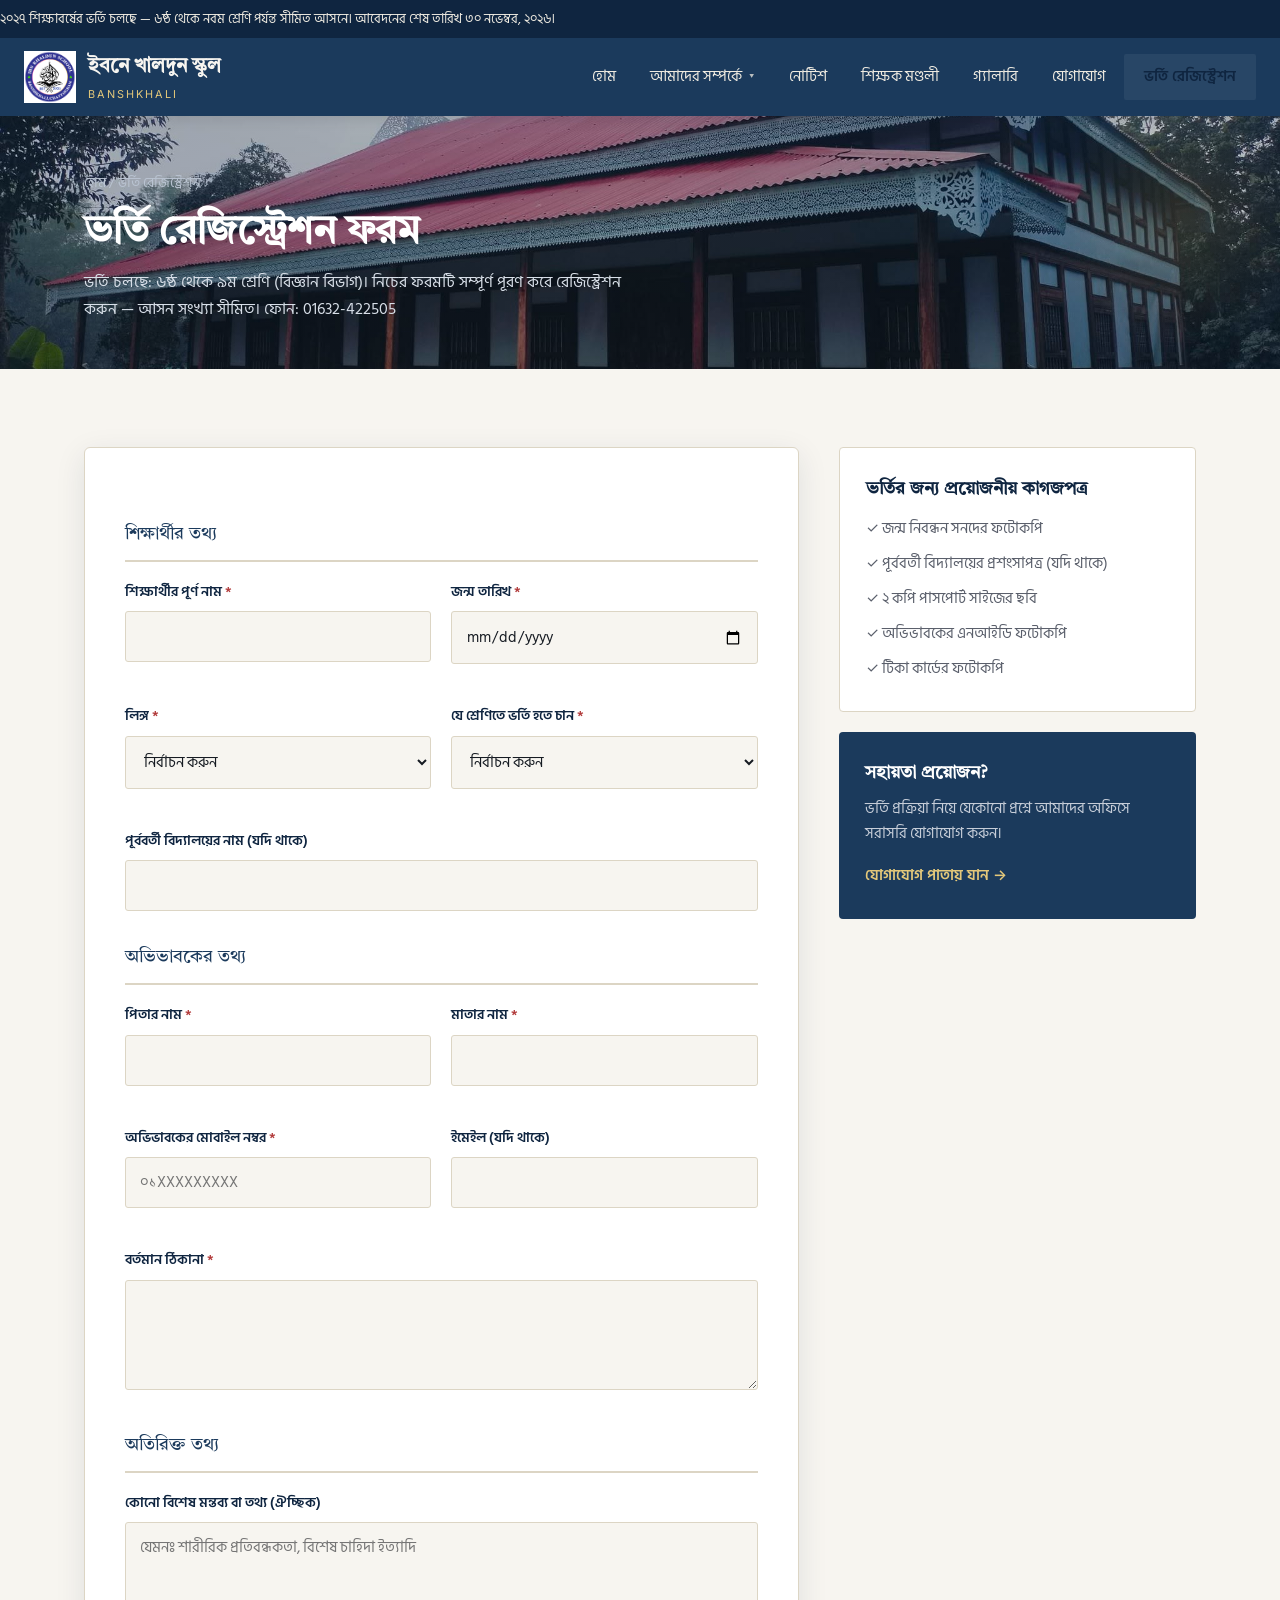
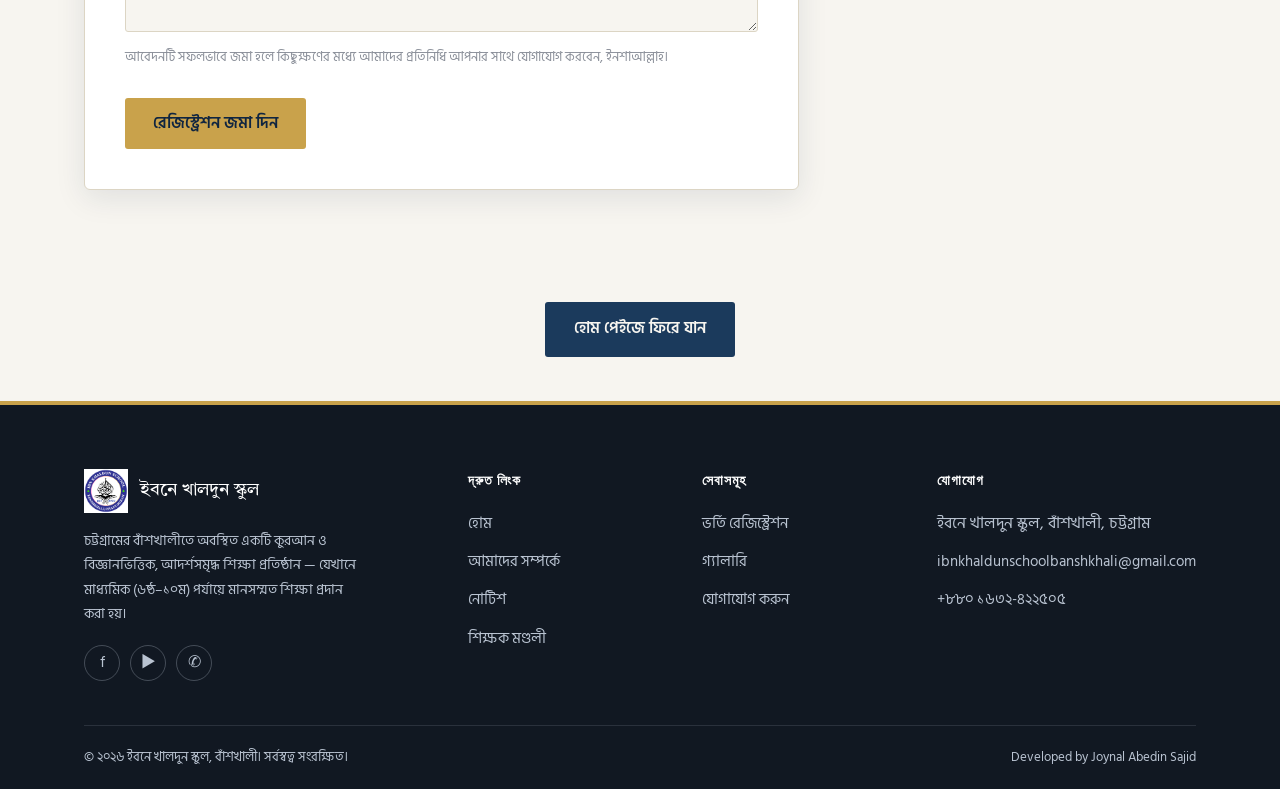
<file: admission.html>
<!DOCTYPE html>
<html lang="bn">
<head>
<meta charset="UTF-8">
<meta name="viewport" content="width=device-width, initial-scale=1">
  <meta name="robots" content="noindex, nofollow">
<title>ভর্তি রেজিস্ট্রেশন — Ibn Khaldun School, Banshkhali</title>
<link rel="icon" href="../assets/img/logo.png" type="image/png">
<link rel="stylesheet" href="../assets/style.css">
</head>
<body>

<div class="topbar">
  <div class="marquee">
    <div class="marquee-track">
      <span>২০২৭ শিক্ষাবর্ষের ভর্তি চলছে — ৬ষ্ঠ থেকে নবম শ্রেণি পর্যন্ত সীমিত আসনে। আবেদনের শেষ তারিখ ৩০ নভেম্বর, ২০২৬।</span>
    </div>
  </div>
</div>

<header class="site-header">
  <div class="nav-wrap">
    <a href="../index.html" class="brand">
      <img src="../assets/img/logo.png" alt="ইবনে খালদুন স্কুল লোগো">
      <div class="brand-text"><div class="bn">ইবনে খালদুন স্কুল</div><div class="en">Banshkhali</div></div>
    </a>
    <button class="hamburger" aria-label="মেনু খুলুন" aria-expanded="false"><span></span><span></span><span></span></button>
    <nav class="main-nav">
      <ul>
        <li><a href="../index.html">হোম</a></li>
        <li class="has-dropdown">
          <a href="about.html">আমাদের সম্পর্কে <span class="caret">▾</span></a>
          <button class="dd-toggle" aria-label="সাবমেনু খুলুন"><span class="caret">▾</span></button>
          <div class="dropdown-panel">
            <a href="about.html#history"><span class="dd-ic">📖</span> আমাদের পরিচিতি ও ইতিহাস</a>
            <a href="about.html#board"><span class="dd-ic">🏛️</span> স্কুল পরিচালনা পর্ষদ</a>
            <a href="about.html#shareholders"><span class="dd-ic">🤝</span> সম্মানিত বিনিয়োগকারীগণ</a>
            <a href="about.html#staff-intro"><span class="dd-ic">👩‍🏫</span> শিক্ষক ও স্টাফ পরিচিতি</a>
            <a href="about.html#facilities"><span class="dd-ic">🏫</span> সুযোগ-সুবিধা ও ক্যাম্পাস</a>
            <a href="about.html#cocurricular"><span class="dd-ic">🎭</span> কো-কারিকুলার এক্টিভিটিস</a>
          </div>
        </li>
        <li><a href="notices.html">নোটিশ</a></li>
        <li><a href="staff.html">শিক্ষক মণ্ডলী</a></li>
        <li><a href="gallery.html">গ্যালারি</a></li>
        <li><a href="contact.html">যোগাযোগ</a></li>
          <li><a href="pages/admission.html" class="nav-cta active">ভর্তি রেজিস্ট্রেশন</a></li>
      </ul>
    </nav>
  </div>
</header>

<div class="page-head" style="background-image:url('../assets/img/scl.jpg');">
  <div class="container">
    <div class="breadcrumb"><a href="../index.html">হোম</a> / ভর্তি রেজিস্ট্রেশন</div>
    <h1>ভর্তি রেজিস্ট্রেশন ফরম</h1>
    <p>ভর্তি চলছে: ৬ষ্ঠ থেকে ৯ম শ্রেণি (বিজ্ঞান বিভাগ)। নিচের ফরমটি সম্পূর্ণ পূরণ করে রেজিস্ট্রেশন করুন — আসন সংখ্যা সীমিত। ফোন: 01632-422505</p>
  </div>
</div>

<section>
  <div class="container">
    <div class="grid-2 admission-layout">

      <div class="reveal">
        <div class="form-card">
          <form id="admissionForm" name="admission" method="POST" data-netlify="true" netlify-honeypot="bot-field" novalidate>
            <input type="hidden" name="form-name" value="admission">
            <p class="hidden" style="display:none;"><label>Don't fill this out if you're human: <input name="bot-field"></label></p>

            <div class="fieldset-title">শিক্ষার্থীর তথ্য</div>
            <div class="form-row">
              <div class="field">
                <label for="studentName">শিক্ষার্থীর পূর্ণ নাম <span class="req">*</span></label>
                <input type="text" id="studentName" name="studentName" required>
              </div>
              <div class="field">
                <label for="dob">জন্ম তারিখ <span class="req">*</span></label>
                <input type="date" id="dob" name="dob" required>
              </div>
            </div>
            <div class="form-row">
              <div class="field">
                <label for="gender">লিঙ্গ <span class="req">*</span></label>
                <select id="gender" name="gender" required>
                  <option value="">নির্বাচন করুন</option>
                  <option value="male">ছেলে</option>
                  <option value="female">মেয়ে</option>
                </select>
              </div>
              <div class="field">
                <label for="classApply">যে শ্রেণিতে ভর্তি হতে চান <span class="req">*</span></label>
                <select id="classApply" name="classApply" required>
                  <option value="">নির্বাচন করুন</option>
                  <option>৬ষ্ঠ শ্রেণি</option>
                  <option>৭ম শ্রেণি</option>
                  <option>৮ম শ্রেণি</option>
                  <option>৯ম শ্রেণি</option>
                </select>
              </div>
            </div>
            <div class="field">
              <label for="prevSchool">পূর্ববর্তী বিদ্যালয়ের নাম (যদি থাকে)</label>
              <input type="text" id="prevSchool" name="prevSchool">
            </div>

            <div class="fieldset-title">অভিভাবকের তথ্য</div>
            <div class="form-row">
              <div class="field">
                <label for="fatherName">পিতার নাম <span class="req">*</span></label>
                <input type="text" id="fatherName" name="fatherName" required>
              </div>
              <div class="field">
                <label for="motherName">মাতার নাম <span class="req">*</span></label>
                <input type="text" id="motherName" name="motherName" required>
              </div>
            </div>
            <div class="form-row">
              <div class="field">
                <label for="guardianPhone">অভিভাবকের মোবাইল নম্বর <span class="req">*</span></label>
                <input type="tel" id="guardianPhone" name="guardianPhone" placeholder="০১XXXXXXXXX" required>
              </div>
              <div class="field">
                <label for="guardianEmail">ইমেইল (যদি থাকে)</label>
                <input type="email" id="guardianEmail" name="guardianEmail">
              </div>
            </div>
            <div class="field">
              <label for="address">বর্তমান ঠিকানা <span class="req">*</span></label>
              <textarea id="address" name="address" required></textarea>
            </div>

            <div class="fieldset-title">অতিরিক্ত তথ্য</div>
            <div class="field">
              <label for="notes">কোনো বিশেষ মন্তব্য বা তথ্য (ঐচ্ছিক)</label>
              <textarea id="notes" name="notes" placeholder="যেমনঃ শারীরিক প্রতিবন্ধকতা, বিশেষ চাহিদা ইত্যাদি"></textarea>
              <div class="field-hint">আবেদনটি সফলভাবে জমা হলে কিছুক্ষণের মধ্যে আমাদের প্রতিনিধি আপনার সাথে যোগাযোগ করবেন, ইনশাআল্লাহ।</div>
            </div>

            <button type="submit" class="btn btn-primary" style="border:none; margin-top:10px;">রেজিস্ট্রেশন জমা দিন</button>
          </form>

          <div class="form-success" id="admissionSuccess">
            <div class="check">✓</div>
            <h3>ধন্যবাদ! আপনার আবেদন গৃহীত হয়েছে</h3>
            <p>কিছুক্ষণের মধ্যে আমাদের প্রতিনিধি আপনার সাথে যোগাযোগ করবেন, ইনশাআল্লাহ। কোনো জরুরি প্রয়োজনে সরাসরি কল করুন +৮৮০ ১৬৩২-৪২২৫০৫।</p>
          </div>
        </div>
      </div>

      <div class="reveal">
        <div class="card" style="margin-bottom:20px;">
          <h3 style="margin-bottom:14px;">ভর্তির জন্য প্রয়োজনীয় কাগজপত্র</h3>
          <ul style="display:flex; flex-direction:column; gap:10px; color:#5A5F6B; font-size:0.92rem;">
            <li>✓ জন্ম নিবন্ধন সনদের ফটোকপি</li>
            <li>✓ পূর্ববর্তী বিদ্যালয়ের প্রশংসাপত্র (যদি থাকে)</li>
            <li>✓ ২ কপি পাসপোর্ট সাইজের ছবি</li>
            <li>✓ অভিভাবকের এনআইডি ফটোকপি</li>
            <li>✓ টিকা কার্ডের ফটোকপি</li>
          </ul>
        </div>
        <div class="card" style="background:var(--navy); border:none;">
          <h3 style="color:var(--white); margin-bottom:10px;">সহায়তা প্রয়োজন?</h3>
          <p style="color:#C6CDD8; font-size:0.92rem; margin-bottom:16px;">ভর্তি প্রক্রিয়া নিয়ে যেকোনো প্রশ্নে আমাদের অফিসে সরাসরি যোগাযোগ করুন।</p>
          <a href="contact.html" style="color:var(--gold-light); font-weight:600; font-size:0.92rem;">যোগাযোগ পাতায় যান →</a>
        </div>
      </div>

    </div>
  </div>
</section>

<div class="page-home-cta"><a href="index.html" class="btn btn-navy">হোম পেইজে ফিরে যান</a></div>

<footer>
  <div class="container">
    <div class="footer-grid">
      <div>
        <div class="footer-brand"><img src="../assets/img/logo.png" alt="লোগো"><div class="bn">ইবনে খালদুন স্কুল</div></div>
        <p class="desc">চট্টগ্রামের বাঁশখালীতে অবস্থিত একটি কুরআন ও বিজ্ঞানভিত্তিক, আদর্শসমৃদ্ধ শিক্ষা প্রতিষ্ঠান — যেখানে মাধ্যমিক (৬ষ্ঠ–১০ম) পর্যায়ে মানসম্মত শিক্ষা প্রদান করা হয়।</p>
        <div class="social-row"><a href="#" aria-label="Facebook">f</a><a href="#" aria-label="YouTube">▶</a><a href="#" aria-label="WhatsApp">✆</a></div>
      </div>
      <div><h5>দ্রুত লিংক</h5><ul>
        <li><a href="../index.html">হোম</a></li>
        <li><a href="about.html">আমাদের সম্পর্কে</a></li>
        <li><a href="notices.html">নোটিশ</a></li>
        <li><a href="staff.html">শিক্ষক মণ্ডলী</a></li>
      </ul></div>
      <div><h5>সেবাসমূহ</h5><ul>
        <li><a href="admission.html">ভর্তি রেজিস্ট্রেশন</a></li>
        <li><a href="gallery.html">গ্যালারি</a></li>
        <li><a href="contact.html">যোগাযোগ করুন</a></li>
      </ul></div>
      <div><h5>যোগাযোগ</h5><ul>
        <li>ইবনে খালদুন স্কুল, বাঁশখালী, চট্টগ্রাম</li>
        <li><a href="mailto:ibnkhaldunschoolbanshkhali@gmail.com">ibnkhaldunschoolbanshkhali@gmail.com</a></li>
        <li><a href="tel:+8801632422505">+৮৮০ ১৬৩২-৪২২৫০৫</a></li>
      </ul></div>
    </div>
    <div class="footer-bottom">
      <span>© ২০২৬ ইবনে খালদুন স্কুল, বাঁশখালী। সর্বস্বত্ব সংরক্ষিত।</span>
      <span><a href="https://wa.me/8801642622989" target="_blank" rel="noopener" style="color:inherit; text-decoration:none;">Developed by Joynal Abedin Sajid</a></span>
    </div>
  </div>
</footer>

<script src="../assets/main.js"></script>
</body>
</html>
</file>
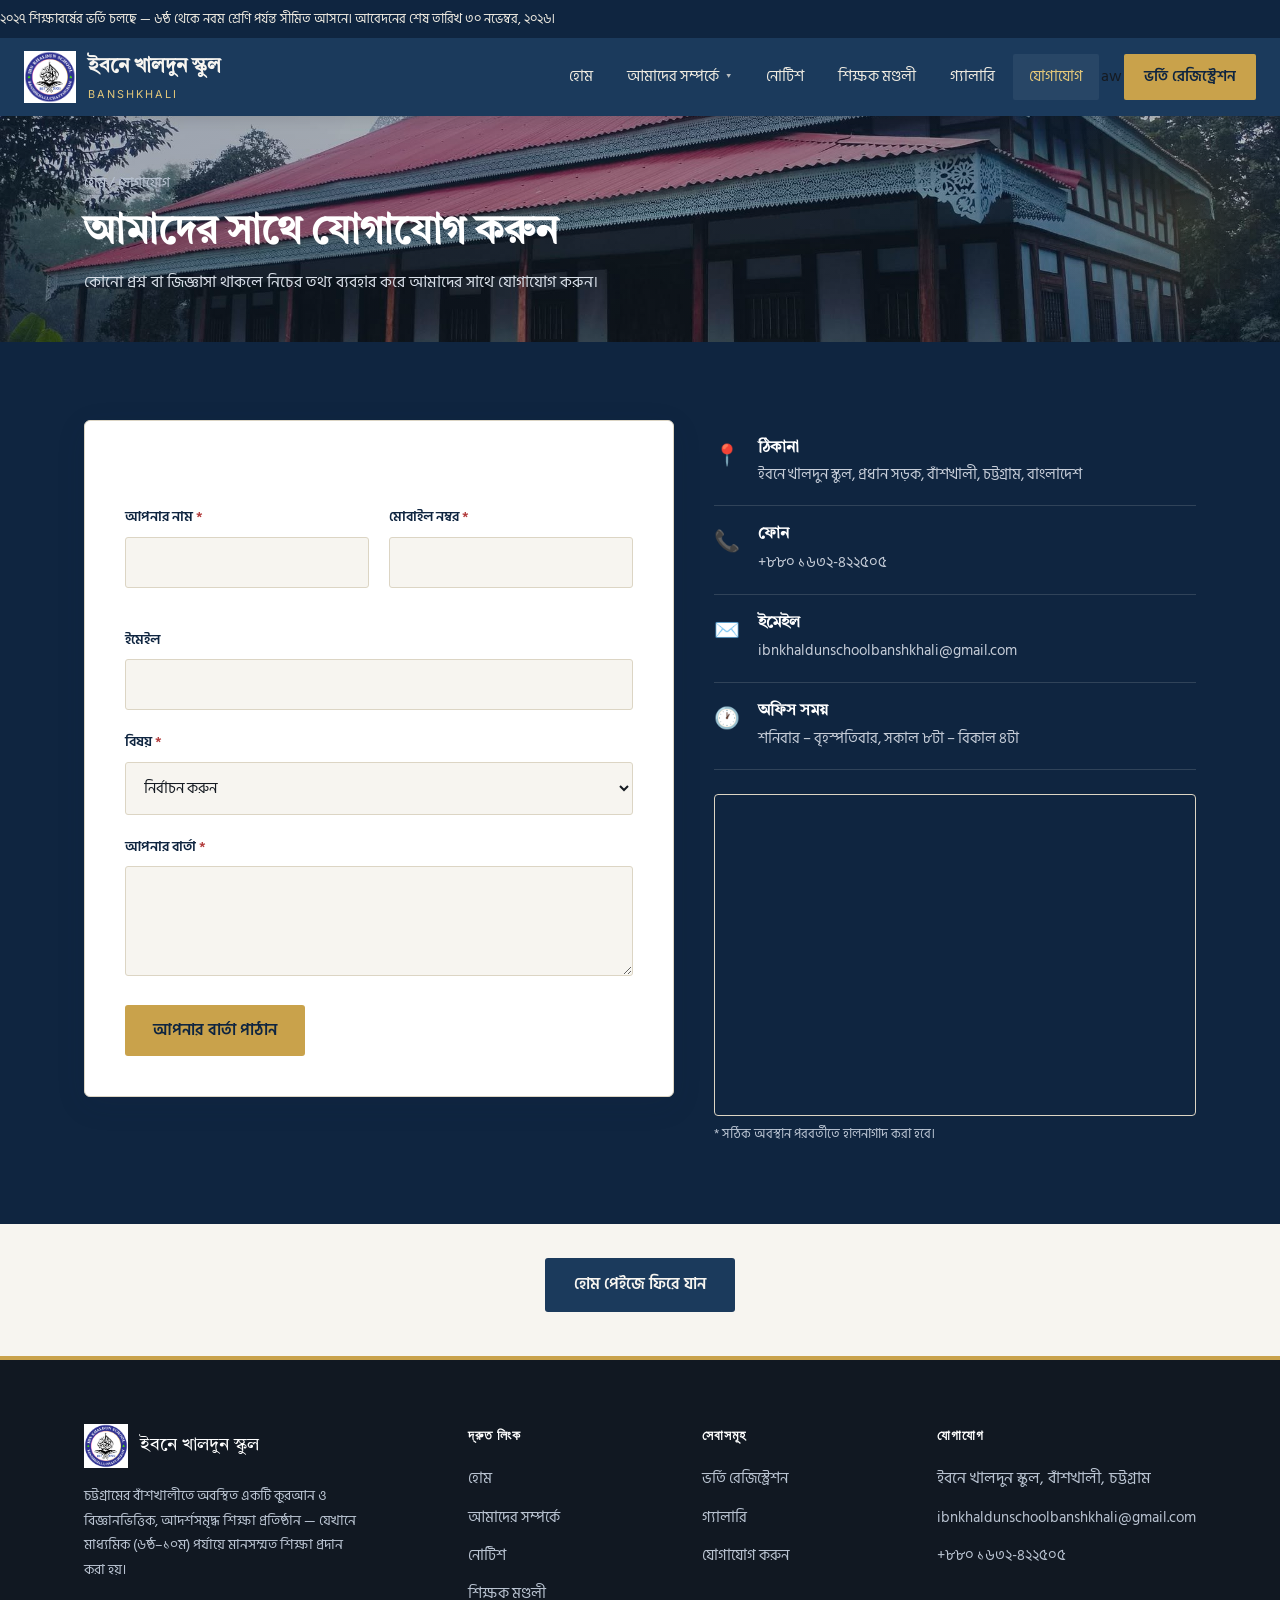
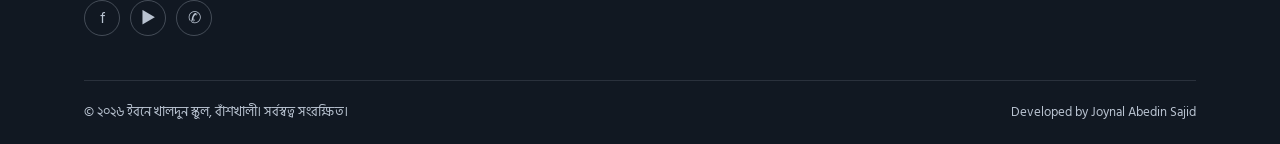
<file: contact.html>
<!DOCTYPE html>
<html lang="bn">
<head>
<meta charset="UTF-8">
<meta name="viewport" content="width=device-width, initial-scale=1">
  <meta name="robots" content="noindex, nofollow">
<title>যোগাযোগ — Ibn Khaldun School, Banshkhali</title>
<link rel="icon" href="../assets/img/logo.png" type="image/png">
<link rel="stylesheet" href="../assets/style.css">
</head>
<body>

<div class="topbar">
  <div class="marquee">
    <div class="marquee-track">
      <span>২০২৭ শিক্ষাবর্ষের ভর্তি চলছে — ৬ষ্ঠ থেকে নবম শ্রেণি পর্যন্ত সীমিত আসনে। আবেদনের শেষ তারিখ ৩০ নভেম্বর, ২০২৬।</span>
    </div>
  </div>
</div>

<header class="site-header">
  <div class="nav-wrap">
    <a href="../index.html" class="brand">
      <img src="../assets/img/logo.png" alt="ইবনে খালদুন স্কুল লোগো">
      <div class="brand-text"><div class="bn">ইবনে খালদুন স্কুল</div><div class="en">Banshkhali</div></div>
    </a>
    <button class="hamburger" aria-label="মেনু খুলুন" aria-expanded="false"><span></span><span></span><span></span></button>
    <nav class="main-nav">
      <ul>
        <li><a href="../index.html">হোম</a></li>
        <li class="has-dropdown">
          <a href="about.html">আমাদের সম্পর্কে <span class="caret">▾</span></a>
          <button class="dd-toggle" aria-label="সাবমেনু খুলুন"><span class="caret">▾</span></button>
          <div class="dropdown-panel">
            <a href="about.html#history"><span class="dd-ic">📖</span> আমাদের পরিচিতি ও ইতিহাস</a>
            <a href="about.html#board"><span class="dd-ic">🏛️</span> স্কুল পরিচালনা পর্ষদ</a>
            <a href="about.html#shareholders"><span class="dd-ic">🤝</span> সম্মানিত বিনিয়োগকারীগণ</a>
            <a href="about.html#staff-intro"><span class="dd-ic">👩‍🏫</span> শিক্ষক ও স্টাফ পরিচিতি</a>
            <a href="about.html#facilities"><span class="dd-ic">🏫</span> সুযোগ-সুবিধা ও ক্যাম্পাস</a>
            <a href="about.html#cocurricular"><span class="dd-ic">🎭</span> কো-কারিকুলার এক্টিভিটিস</a>
          </div>
        </li>
        <li><a href="notices.html">নোটিশ</a></li>
        <li><a href="staff.html">শিক্ষক মণ্ডলী</a></li>
        <li><a href="gallery.html">গ্যালারি</a></li>
        <li><a href="contact.html" class="active">যোগাযোগ</a></li>
aw          <li><a href="pages/admission.html" class="nav-cta">ভর্তি রেজিস্ট্রেশন</a></li>
      </ul>
    </nav>
  </div>
</header>

<div class="page-head" style="background-image:url('../assets/img/scl.jpg');">
  <div class="container">
    <div class="breadcrumb"><a href="../index.html">হোম</a> / যোগাযোগ</div>
    <h1>আমাদের সাথে যোগাযোগ করুন</h1>
    <p>কোনো প্রশ্ন বা জিজ্ঞাসা থাকলে নিচের তথ্য ব্যবহার করে আমাদের সাথে যোগাযোগ করুন।</p>
  </div>
</div>

<section class="section-navy">
  <div class="container">
    <div class="contact-grid">
      <div class="reveal">
        <div class="form-card" style="background:var(--white);">
          <h3 style="margin-bottom:20px;">বার্তা পাঠান</h3>
          <form id="contactForm" name="contact" method="POST" data-netlify="true" netlify-honeypot="bot-field" novalidate>
            <input type="hidden" name="form-name" value="contact">
            <p class="hidden" style="display:none;"><label>Don't fill this out if you're human: <input name="bot-field"></label></p>
            <div class="form-row">
              <div class="field">
                <label for="cName">আপনার নাম <span class="req">*</span></label>
                <input type="text" id="cName" name="cName" required>
              </div>
              <div class="field">
                <label for="cPhone">মোবাইল নম্বর <span class="req">*</span></label>
                <input type="tel" id="cPhone" name="cPhone" required>
              </div>
            </div>
            <div class="field">
              <label for="cEmail">ইমেইল</label>
              <input type="email" id="cEmail" name="cEmail">
            </div>
            <div class="field">
              <label for="cSubject">বিষয় <span class="req">*</span></label>
              <select id="cSubject" name="cSubject" required>
                <option value="">নির্বাচন করুন</option>
                <option>ভর্তি সংক্রান্ত জিজ্ঞাসা</option>
                <option>একাডেমিক তথ্য</option>
                <option>ফি সংক্রান্ত</option>
                <option>অন্যান্য</option>
              </select>
            </div>
            <div class="field">
              <label for="cMessage">আপনার বার্তা <span class="req">*</span></label>
              <textarea id="cMessage" name="cMessage" required></textarea>
            </div>
            <button type="submit" class="btn btn-primary" style="border:none;">আপনার বার্তা পাঠান</button>
          </form>
          <div class="form-success" id="contactSuccess" role="status">
            <div class="check">✓</div>
            <h3>আপনার বার্তা জমা হয়েছে</h3>
            <p>আপনার বার্তাটি সফলভাবে জমা হয়েছে। কিছুক্ষণের মধ্যে আমাদের প্রতিনিধি আপনার সাথে যোগাযোগ করবেন, ইনশাআল্লাহ।</p>
          </div>
        </div>
      </div>

      <div class="reveal">
        <div class="info-item">
          <div class="ic">📍</div>
          <div><h4>ঠিকানা</h4><p>ইবনে খালদুন স্কুল, প্রধান সড়ক, বাঁশখালী, চট্টগ্রাম, বাংলাদেশ</p></div>
        </div>
        <div class="info-item">
          <div class="ic">📞</div>
          <div><h4>ফোন</h4><a href="tel:+8801632422505">+৮৮০ ১৬৩২-৪২২৫০৫</a></div>
        </div>
        <div class="info-item">
          <div class="ic">✉️</div>
          <div><h4>ইমেইল</h4><a href="mailto:ibnkhaldunschoolbanshkhali@gmail.com">ibnkhaldunschoolbanshkhali@gmail.com</a></div>
        </div>
        <div class="info-item">
          <div class="ic">🕐</div>
          <div><h4>অফিস সময়</h4><p>শনিবার – বৃহস্পতিবার, সকাল ৮টা – বিকাল ৪টা</p></div>
        </div>

        <div class="map-embed mt-24">
          <iframe
            src="https://www.openstreetmap.org/export/embed.html?bbox=91.9%2C22.05%2C92.1%2C22.2&layer=mapnik"
            loading="lazy"
            title="স্কুলের অবস্থান মানচিত্র">
          </iframe>
        </div>
        <p style="font-size:0.8rem; color:#B9C3D1; margin-top:8px;">* সঠিক অবস্থান পরবর্তীতে হালনাগাদ করা হবে।</p>
      </div>
    </div>
  </div>
</section>

<div class="page-home-cta"><a href="index.html" class="btn btn-navy">হোম পেইজে ফিরে যান</a></div>

<footer>
  <div class="container">
    <div class="footer-grid">
      <div>
        <div class="footer-brand"><img src="../assets/img/logo.png" alt="লোগো"><div class="bn">ইবনে খালদুন স্কুল</div></div>
        <p class="desc">চট্টগ্রামের বাঁশখালীতে অবস্থিত একটি কুরআন ও বিজ্ঞানভিত্তিক, আদর্শসমৃদ্ধ শিক্ষা প্রতিষ্ঠান — যেখানে মাধ্যমিক (৬ষ্ঠ–১০ম) পর্যায়ে মানসম্মত শিক্ষা প্রদান করা হয়।</p>
        <div class="social-row"><a href="#" aria-label="Facebook">f</a><a href="#" aria-label="YouTube">▶</a><a href="#" aria-label="WhatsApp">✆</a></div>
      </div>
      <div><h5>দ্রুত লিংক</h5><ul>
        <li><a href="../index.html">হোম</a></li>
        <li><a href="about.html">আমাদের সম্পর্কে</a></li>
        <li><a href="notices.html">নোটিশ</a></li>
        <li><a href="staff.html">শিক্ষক মণ্ডলী</a></li>
      </ul></div>
      <div><h5>সেবাসমূহ</h5><ul>
        <li><a href="admission.html">ভর্তি রেজিস্ট্রেশন</a></li>
        <li><a href="gallery.html">গ্যালারি</a></li>
        <li><a href="contact.html">যোগাযোগ করুন</a></li>
      </ul></div>
      <div><h5>যোগাযোগ</h5><ul>
        <li>ইবনে খালদুন স্কুল, বাঁশখালী, চট্টগ্রাম</li>
        <li><a href="mailto:ibnkhaldunschoolbanshkhali@gmail.com">ibnkhaldunschoolbanshkhali@gmail.com</a></li>
        <li><a href="tel:+8801632422505">+৮৮০ ১৬৩২-৪২২৫০৫</a></li>
      </ul></div>
    </div>
    <div class="footer-bottom">
      <span>© ২০২৬ ইবনে খালদুন স্কুল, বাঁশখালী। সর্বস্বত্ব সংরক্ষিত।</span>
      <span><a href="https://wa.me/8801642622989" target="_blank" rel="noopener" style="color:inherit; text-decoration:none;">Developed by Joynal Abedin Sajid</a></span>
    </div>
  </div>
</footer>

<script src="../assets/main.js"></script>
</body>
</html>
</file>
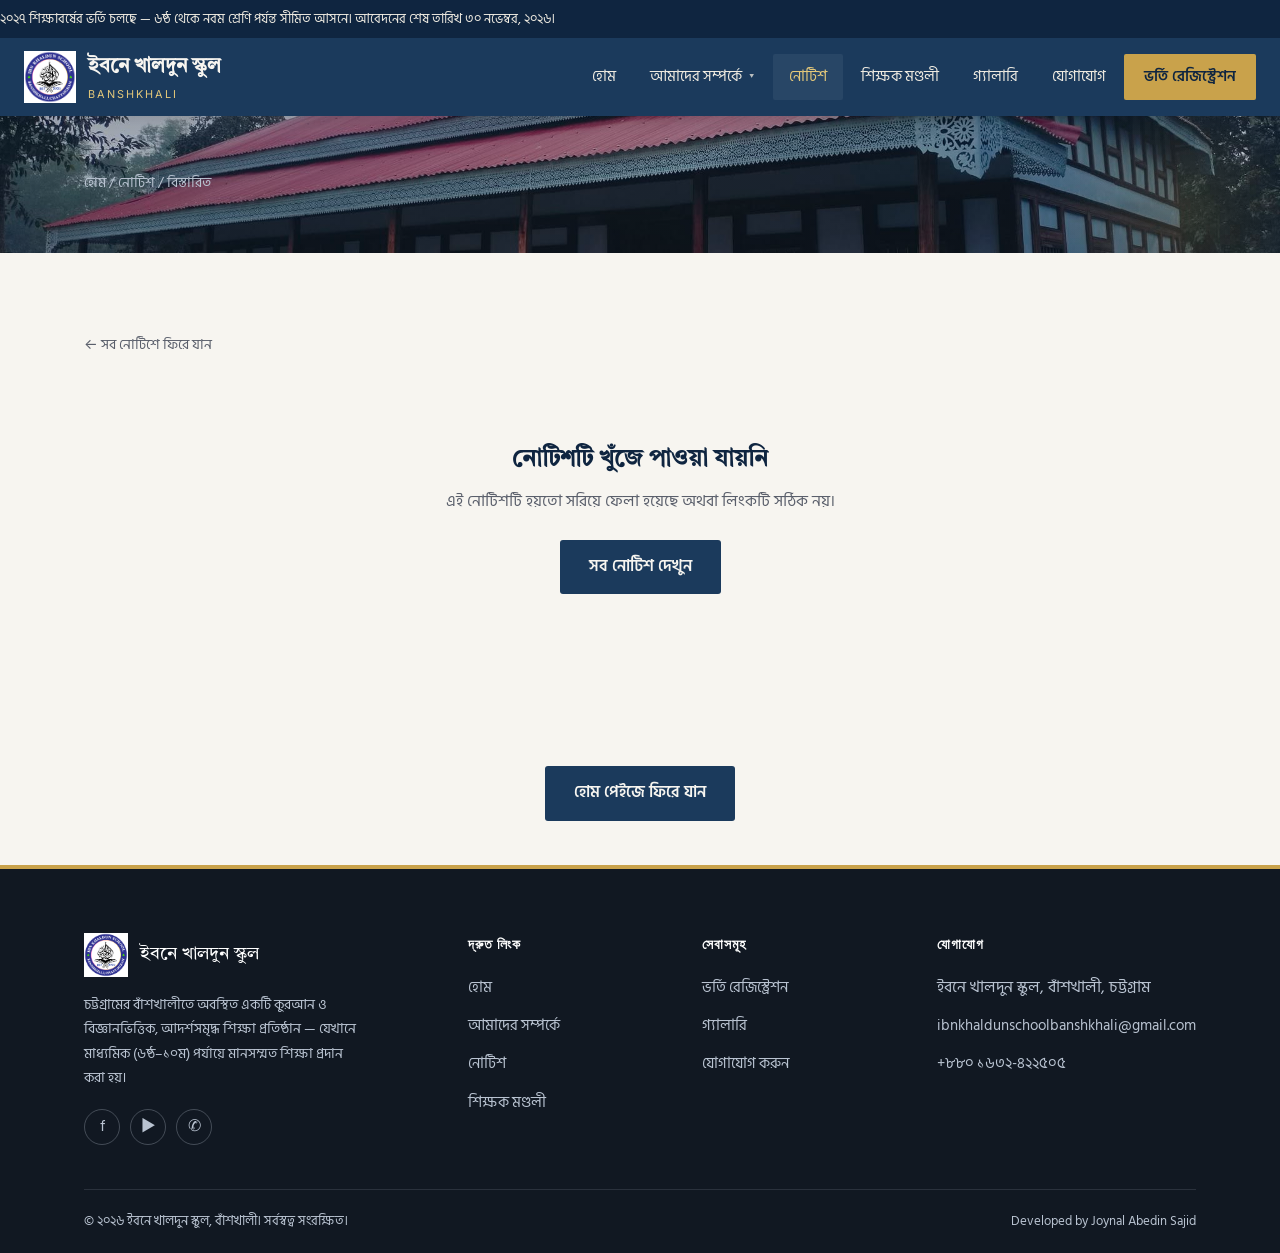
<file: notice-detail.html>
<!DOCTYPE html>
<html lang="bn">
<head>
<meta charset="UTF-8">
<meta name="viewport" content="width=device-width, initial-scale=1">
  <meta name="robots" content="noindex, nofollow">
<title>নোটিশ বিস্তারিত — Ibn Khaldun School, Banshkhali</title>
<link rel="icon" href="../assets/img/logo.png" type="image/png">
<link rel="stylesheet" href="../assets/style.css">
</head>
<body>

<div class="topbar">
  <div class="marquee">
    <div class="marquee-track">
      <span>২০২৭ শিক্ষাবর্ষের ভর্তি চলছে — ৬ষ্ঠ থেকে নবম শ্রেণি পর্যন্ত সীমিত আসনে। আবেদনের শেষ তারিখ ৩০ নভেম্বর, ২০২৬।</span>
    </div>
  </div>
</div>

<header class="site-header">
  <div class="nav-wrap">
    <a href="../index.html" class="brand">
      <img src="../assets/img/logo.png" alt="ইবনে খালদুন স্কুল লোগো">
      <div class="brand-text"><div class="bn">ইবনে খালদুন স্কুল</div><div class="en">Banshkhali</div></div>
    </a>
    <button class="hamburger" aria-label="মেনু খুলুন" aria-expanded="false"><span></span><span></span><span></span></button>
    <nav class="main-nav">
      <ul>
        <li><a href="../index.html">হোম</a></li>
        <li class="has-dropdown">
          <a href="about.html">আমাদের সম্পর্কে <span class="caret">▾</span></a>
          <button class="dd-toggle" aria-label="সাবমেনু খুলুন"><span class="caret">▾</span></button>
          <div class="dropdown-panel">
            <a href="about.html#history"><span class="dd-ic">📖</span> আমাদের পরিচিতি ও ইতিহাস</a>
            <a href="about.html#board"><span class="dd-ic">🏛️</span> স্কুল পরিচালনা পর্ষদ</a>
            <a href="about.html#shareholders"><span class="dd-ic">🤝</span> সম্মানিত বিনিয়োগকারীগণ</a>
            <a href="about.html#staff-intro"><span class="dd-ic">👩‍🏫</span> শিক্ষক ও স্টাফ পরিচিতি</a>
            <a href="about.html#facilities"><span class="dd-ic">🏫</span> সুযোগ-সুবিধা ও ক্যাম্পাস</a>
            <a href="about.html#cocurricular"><span class="dd-ic">🎭</span> কো-কারিকুলার এক্টিভিটিস</a>
          </div>
        </li>
        <li><a href="notices.html" class="active">নোটিশ</a></li>
        <li><a href="staff.html">শিক্ষক মণ্ডলী</a></li>
        <li><a href="gallery.html">গ্যালারি</a></li>
        <li><a href="contact.html">যোগাযোগ</a></li>
          <li><a href="pages/admission.html" class="nav-cta">ভর্তি রেজিস্ট্রেশন</a></li>
      </ul>
    </nav>
  </div>
</header>

<div class="page-head" style="background-image:url('../assets/img/scl.jpg');">
  <div class="container">
    <div class="breadcrumb"><a href="../index.html">হোম</a> / <a href="notices.html">নোটিশ</a> / <span id="ndBreadcrumb">বিস্তারিত</span></div>
  </div>
</div>

<section>
  <div class="container">
    <a href="notices.html" class="nd-back">← সব নোটিশে ফিরে যান</a>

    <div class="notice-detail-wrap reveal" id="noticeDetailRoot">
      <div class="nd-meta">
        <div class="nd-date-badge">
          <div class="d" id="ndDateD">--</div>
          <div class="m" id="ndDateM">----</div>
        </div>
        <span class="tag" id="ndTag">নোটিশ</span>
      </div>
      <h1 id="ndTitle">লোড হচ্ছে...</h1>
      <div class="nd-body" id="ndBody"></div>
    </div>
  </div>
</section>

<div class="page-home-cta"><a href="index.html" class="btn btn-navy">হোম পেইজে ফিরে যান</a></div>

<footer>
  <div class="container">
    <div class="footer-grid">
      <div>
        <div class="footer-brand"><img src="../assets/img/logo.png" alt="লোগো"><div class="bn">ইবনে খালদুন স্কুল</div></div>
        <p class="desc">চট্টগ্রামের বাঁশখালীতে অবস্থিত একটি কুরআন ও বিজ্ঞানভিত্তিক, আদর্শসমৃদ্ধ শিক্ষা প্রতিষ্ঠান — যেখানে মাধ্যমিক (৬ষ্ঠ–১০ম) পর্যায়ে মানসম্মত শিক্ষা প্রদান করা হয়।</p>
        <div class="social-row"><a href="#" aria-label="Facebook">f</a><a href="#" aria-label="YouTube">▶</a><a href="#" aria-label="WhatsApp">✆</a></div>
      </div>
      <div><h5>দ্রুত লিংক</h5><ul>
        <li><a href="../index.html">হোম</a></li>
        <li><a href="about.html">আমাদের সম্পর্কে</a></li>
        <li><a href="notices.html">নোটিশ</a></li>
        <li><a href="staff.html">শিক্ষক মণ্ডলী</a></li>
      </ul></div>
      <div><h5>সেবাসমূহ</h5><ul>
        <li><a href="admission.html">ভর্তি রেজিস্ট্রেশন</a></li>
        <li><a href="gallery.html">গ্যালারি</a></li>
        <li><a href="contact.html">যোগাযোগ করুন</a></li>
      </ul></div>
      <div><h5>যোগাযোগ</h5><ul>
        <li>ইবনে খালদুন স্কুল, বাঁশখালী, চট্টগ্রাম</li>
        <li><a href="mailto:ibnkhaldunschoolbanshkhali@gmail.com">ibnkhaldunschoolbanshkhali@gmail.com</a></li>
        <li><a href="tel:+8801632422505">+৮৮০ ১৬৩২-৪২২৫০৫</a></li>
      </ul></div>
    </div>
    <div class="footer-bottom">
      <span>© ২০২৬ ইবনে খালদুন স্কুল, বাঁশখালী। সর্বস্বত্ব সংরক্ষিত।</span>
      <span><a href="https://wa.me/8801642622989" target="_blank" rel="noopener" style="color:inherit; text-decoration:none;">Developed by Joynal Abedin Sajid</a></span>
    </div>
  </div>
</footer>

<script src="../assets/notices-data.js"></script>
<script src="../assets/main.js"></script>
</body>
</html>
</file>
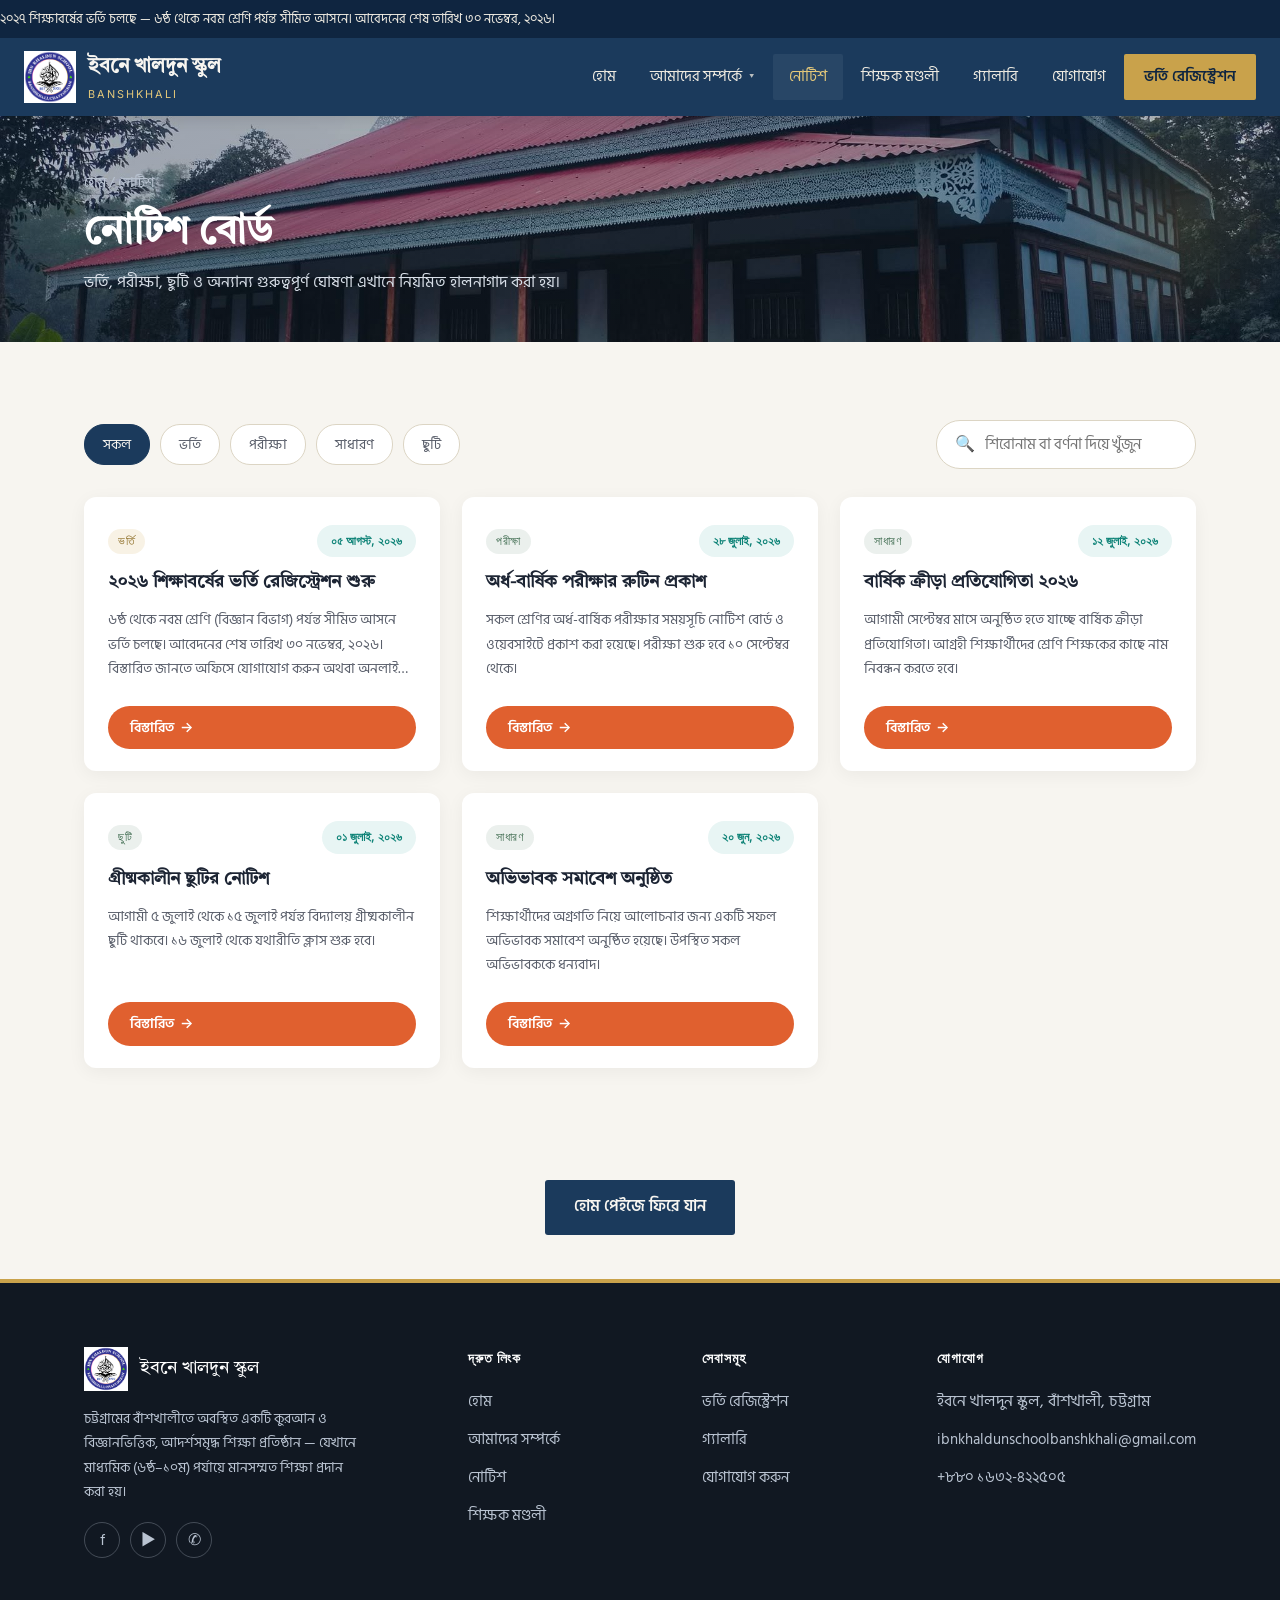
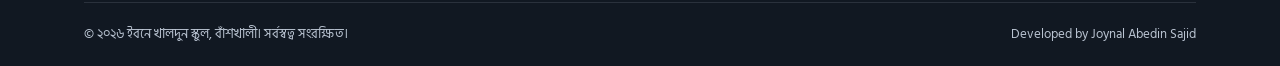
<file: notices.html>
<!DOCTYPE html>
<html lang="bn">
<head>
<meta charset="UTF-8">
<meta name="viewport" content="width=device-width, initial-scale=1">
  <meta name="robots" content="noindex, nofollow">
<title>নোটিশ — Ibn Khaldun School, Banshkhali</title>
<link rel="icon" href="../assets/img/logo.png" type="image/png">
<link rel="stylesheet" href="../assets/style.css">
</head>
<body>

<div class="topbar">
  <div class="marquee">
    <div class="marquee-track">
      <span>২০২৭ শিক্ষাবর্ষের ভর্তি চলছে — ৬ষ্ঠ থেকে নবম শ্রেণি পর্যন্ত সীমিত আসনে। আবেদনের শেষ তারিখ ৩০ নভেম্বর, ২০২৬।</span>
    </div>
  </div>
</div>

<header class="site-header">
  <div class="nav-wrap">
    <a href="../index.html" class="brand">
      <img src="../assets/img/logo.png" alt="ইবনে খালদুন স্কুল লোগো">
      <div class="brand-text"><div class="bn">ইবনে খালদুন স্কুল</div><div class="en">Banshkhali</div></div>
    </a>
    <button class="hamburger" aria-label="মেনু খুলুন" aria-expanded="false"><span></span><span></span><span></span></button>
    <nav class="main-nav">
      <ul>
        <li><a href="../index.html">হোম</a></li>
        <li class="has-dropdown">
          <a href="about.html">আমাদের সম্পর্কে <span class="caret">▾</span></a>
          <button class="dd-toggle" aria-label="সাবমেনু খুলুন"><span class="caret">▾</span></button>
          <div class="dropdown-panel">
            <a href="about.html#history"><span class="dd-ic">📖</span> আমাদের পরিচিতি ও ইতিহাস</a>
            <a href="about.html#board"><span class="dd-ic">🏛️</span> স্কুল পরিচালনা পর্ষদ</a>
            <a href="about.html#shareholders"><span class="dd-ic">🤝</span> সম্মানিত বিনিয়োগকারীগণ</a>
            <a href="about.html#staff-intro"><span class="dd-ic">👩‍🏫</span> শিক্ষক ও স্টাফ পরিচিতি</a>
            <a href="about.html#facilities"><span class="dd-ic">🏫</span> সুযোগ-সুবিধা ও ক্যাম্পাস</a>
            <a href="about.html#cocurricular"><span class="dd-ic">🎭</span> কো-কারিকুলার এক্টিভিটিস</a>
          </div>
        </li>
        <li><a href="notices.html" class="active">নোটিশ</a></li>
        <li><a href="staff.html">শিক্ষক মণ্ডলী</a></li>
        <li><a href="gallery.html">গ্যালারি</a></li>
        <li><a href="contact.html">যোগাযোগ</a></li>
        <li><a href="admission.html" class="nav-cta">ভর্তি রেজিস্ট্রেশন</a></li>
      </ul>
    </nav>
  </div>
</header>

<div class="page-head" style="background-image:url('../assets/img/scl.jpg');">
  <div class="container">
    <div class="breadcrumb"><a href="../index.html">হোম</a> / নোটিশ</div>
    <h1>নোটিশ বোর্ড</h1>
    <p>ভর্তি, পরীক্ষা, ছুটি ও অন্যান্য গুরুত্বপূর্ণ ঘোষণা এখানে নিয়মিত হালনাগাদ করা হয়।</p>
  </div>
</div>

<section>
  <div class="container">
    <div class="notice-toolbar reveal">
      <div class="gallery-filters" style="margin-bottom:0;">
        <button class="gfilter active" data-filter="all">সকল</button>
        <button class="gfilter" data-filter="admission">ভর্তি</button>
        <button class="gfilter" data-filter="exam">পরীক্ষা</button>
        <button class="gfilter" data-filter="event">সাধারণ</button>
        <button class="gfilter" data-filter="holiday">ছুটি</button>
      </div>
      <div class="notice-search">
        <span class="si">🔍</span>
        <input type="text" id="noticeSearch" placeholder="শিরোনাম বা বর্ণনা দিয়ে খুঁজুন">
      </div>
    </div>

    <div class="notice-grid reveal" id="noticeGrid">
      <!-- Notice cards are rendered here by assets/main.js from assets/notices-data.js -->
    </div>
  </div>
</section>

<div class="page-home-cta"><a href="index.html" class="btn btn-navy">হোম পেইজে ফিরে যান</a></div>

<footer>
  <div class="container">
    <div class="footer-grid">
      <div>
        <div class="footer-brand"><img src="../assets/img/logo.png" alt="লোগো"><div class="bn">ইবনে খালদুন স্কুল</div></div>
        <p class="desc">চট্টগ্রামের বাঁশখালীতে অবস্থিত একটি কুরআন ও বিজ্ঞানভিত্তিক, আদর্শসমৃদ্ধ শিক্ষা প্রতিষ্ঠান — যেখানে মাধ্যমিক (৬ষ্ঠ–১০ম) পর্যায়ে মানসম্মত শিক্ষা প্রদান করা হয়।</p>
        <div class="social-row"><a href="#" aria-label="Facebook">f</a><a href="#" aria-label="YouTube">▶</a><a href="#" aria-label="WhatsApp">✆</a></div>
      </div>
      <div><h5>দ্রুত লিংক</h5><ul>
        <li><a href="../index.html">হোম</a></li>
        <li><a href="about.html">আমাদের সম্পর্কে</a></li>
        <li><a href="notices.html">নোটিশ</a></li>
        <li><a href="staff.html">শিক্ষক মণ্ডলী</a></li>
      </ul></div>
      <div><h5>সেবাসমূহ</h5><ul>
        <li><a href="admission.html">ভর্তি রেজিস্ট্রেশন</a></li>
        <li><a href="gallery.html">গ্যালারি</a></li>
        <li><a href="contact.html">যোগাযোগ করুন</a></li>
      </ul></div>
      <div><h5>যোগাযোগ</h5><ul>
        <li>ইবনে খালদুন স্কুল, বাঁশখালী, চট্টগ্রাম</li>
        <li><a href="mailto:ibnkhaldunschoolbanshkhali@gmail.com">ibnkhaldunschoolbanshkhali@gmail.com</a></li>
        <li><a href="tel:+8801632422505">+৮৮০ ১৬৩২-৪২২৫০৫</a></li>
      </ul></div>
    </div>
    <div class="footer-bottom">
      <span>© ২০২৬ ইবনে খালদুন স্কুল, বাঁশখালী। সর্বস্বত্ব সংরক্ষিত।</span>
      <span><a href="https://wa.me/8801642622989" target="_blank" rel="noopener" style="color:inherit; text-decoration:none;">Developed by Joynal Abedin Sajid</a></span>
    </div>
  </div>
</footer>

<script src="../assets/notices-data.js"></script>
<script src="../assets/main.js"></script>
</body>
</html>
</file>
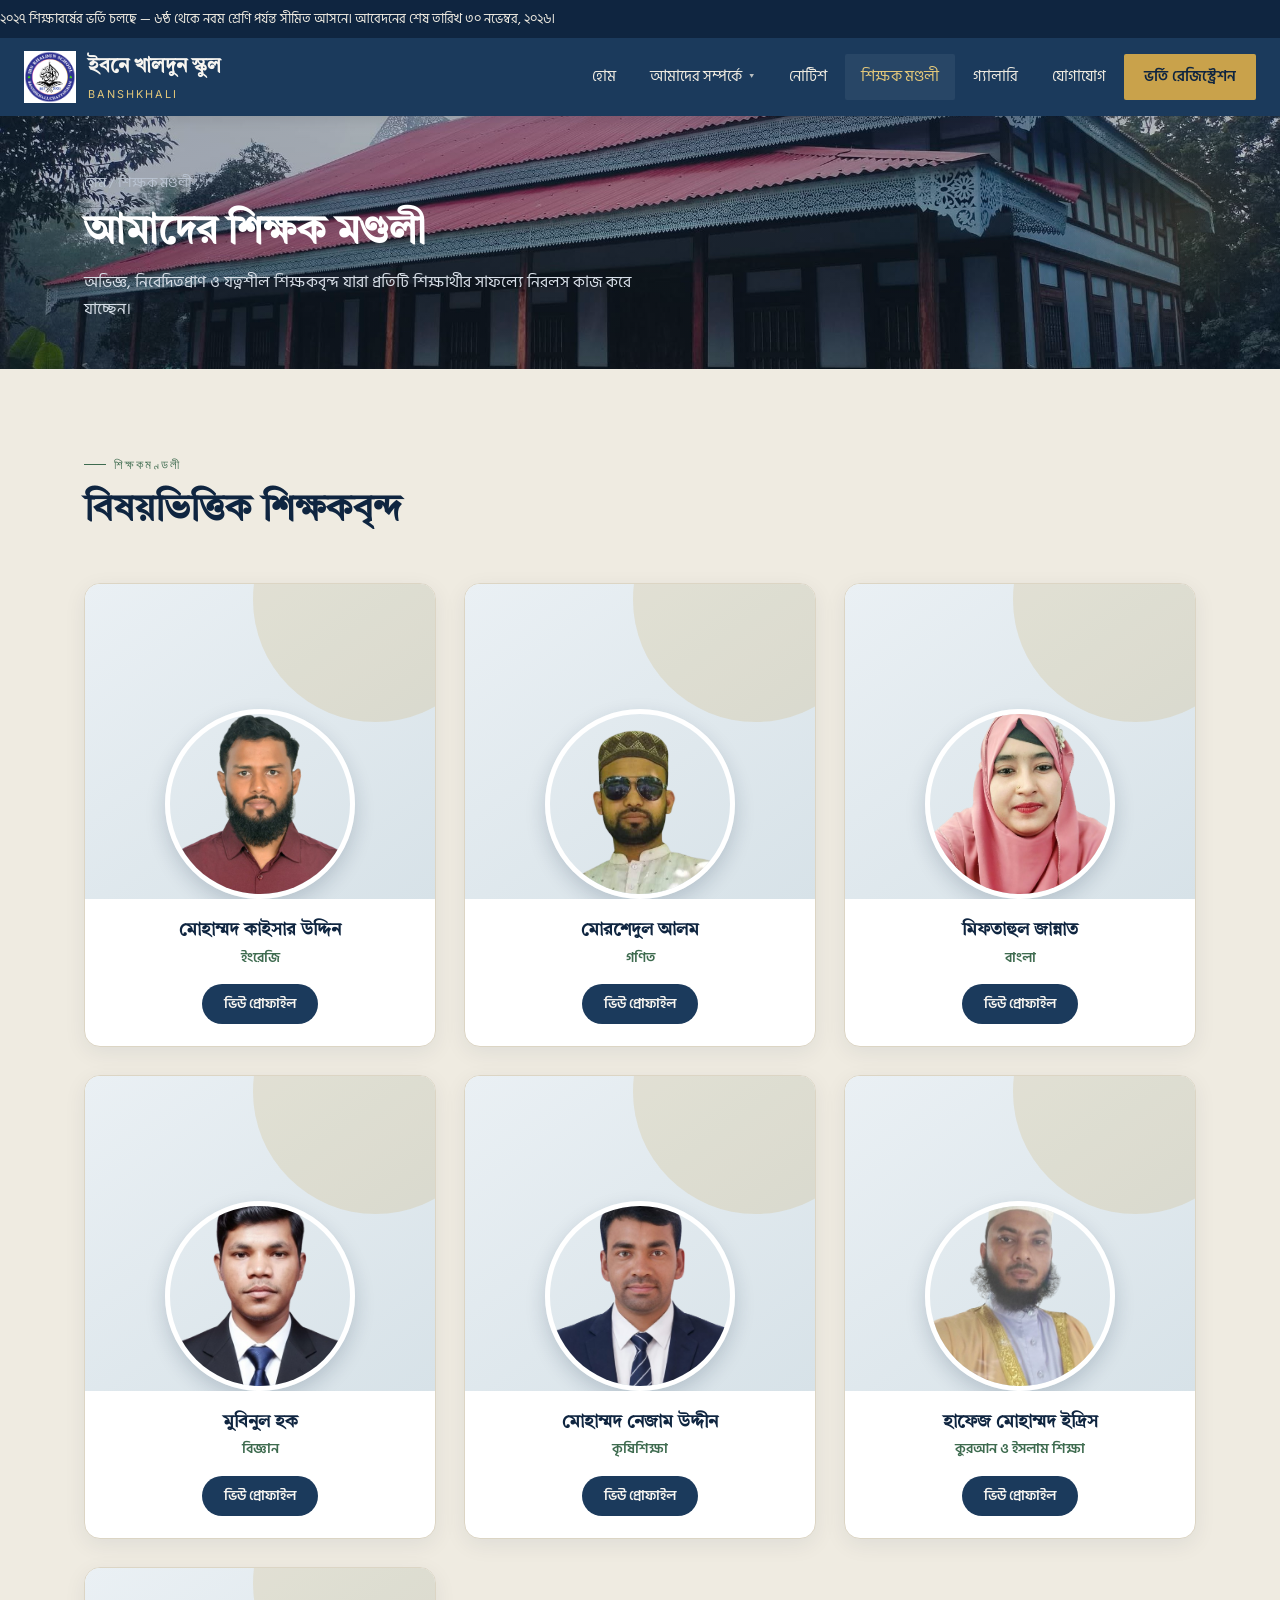
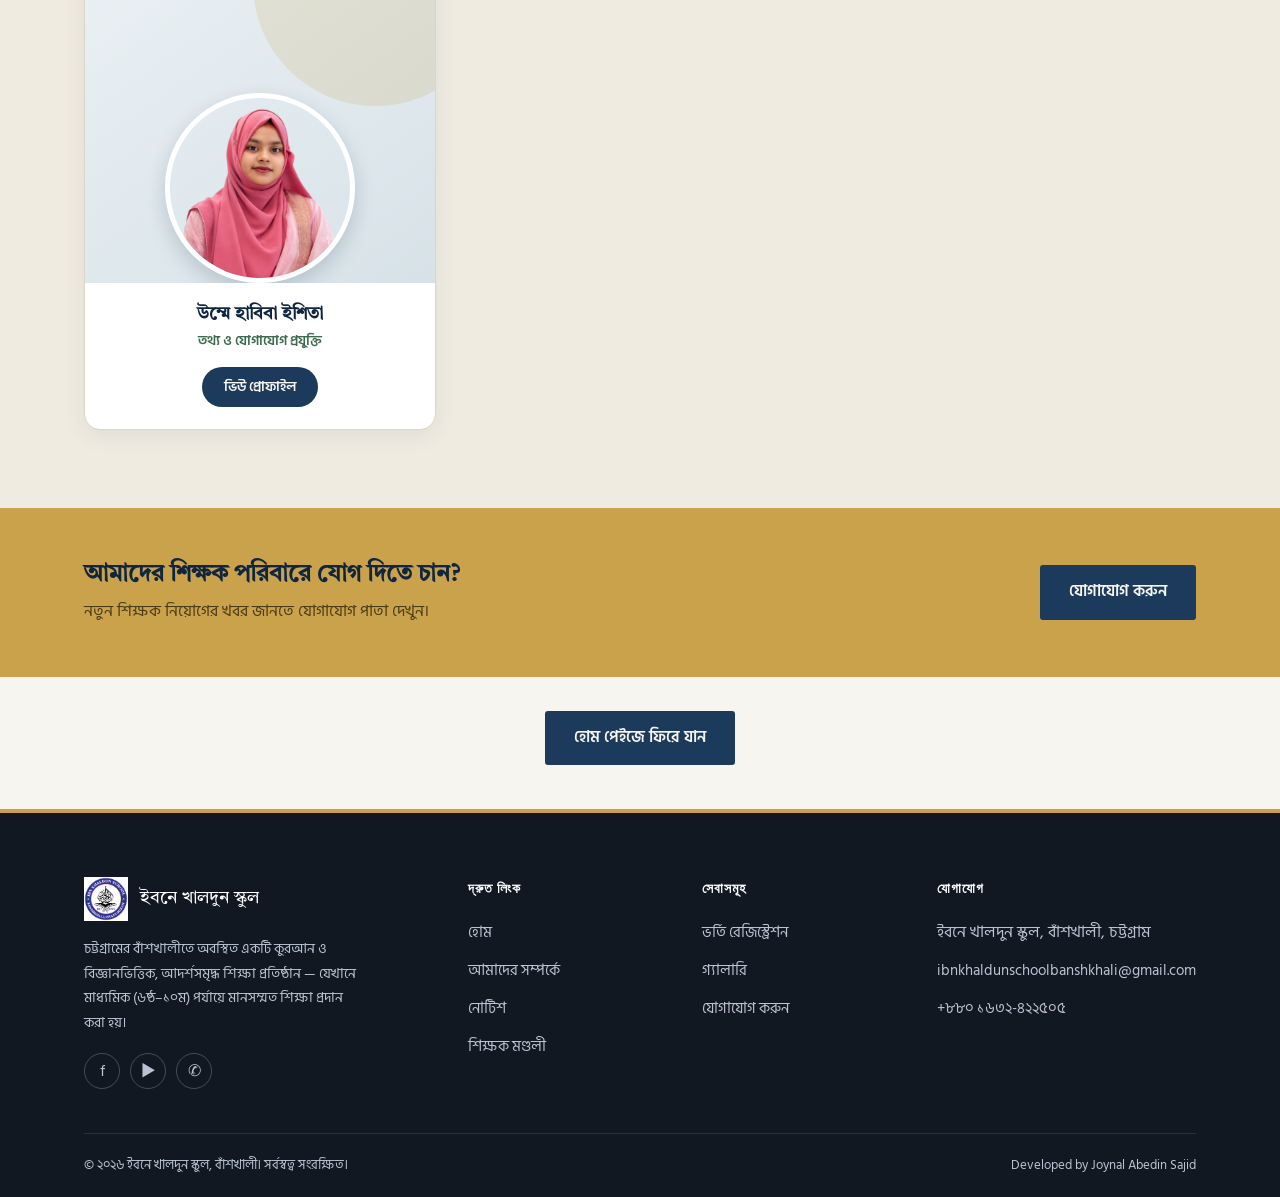
<file: staff.html>
<!DOCTYPE html>
<html lang="bn">
<head>
<meta charset="UTF-8">
<meta name="viewport" content="width=device-width, initial-scale=1">
  <meta name="robots" content="noindex, nofollow">
<title>শিক্ষক মণ্ডলী — Ibn Khaldun School, Banshkhali</title>
<link rel="icon" href="../assets/img/logo.png" type="image/png">
<link rel="stylesheet" href="../assets/style.css">
<style>
.staff-grid-new{display:grid;grid-template-columns:repeat(3,1fr);gap:28px;}
@media(max-width:940px){.staff-grid-new{grid-template-columns:repeat(2,1fr);}}
@media(max-width:640px){.staff-grid-new{grid-template-columns:1fr;}}

.teacher-card{background:var(--white);border:1px solid var(--paper-line);border-radius:16px;overflow:hidden;text-align:center;box-shadow:0 6px 22px rgba(15,37,64,0.07);transition:transform .25s ease,box-shadow .25s ease;}
.teacher-card:hover{transform:translateY(-6px);box-shadow:0 16px 34px rgba(15,37,64,0.14);}
.teacher-card .tc-photo{width:100%;aspect-ratio:1/0.9;display:flex;align-items:flex-end;justify-content:center;overflow:hidden;position:relative;padding:22px 22px 0;background:linear-gradient(145deg,#EAF0F4 0%,#D7E2E8 100%);}
.teacher-card .tc-photo::before{content:"";position:absolute;width:70%;aspect-ratio:1;border-radius:50%;top:-34%;right:-18%;background:rgba(201,162,75,0.18);}
.teacher-card .tc-photo img{position:relative;width:min(76%,190px);height:auto;aspect-ratio:1;object-fit:cover;display:block;border:5px solid var(--white);border-radius:50%;box-shadow:0 8px 20px rgba(15,37,64,0.18);transition:transform .3s ease;}
.teacher-card:hover .tc-photo img{transform:translateY(-4px) scale(1.02);}
.teacher-card .tc-photo .tc-placeholder{width:100%;height:100%;display:flex;align-items:center;justify-content:center;font-size:3.2rem;color:var(--gold-light);background:var(--navy);}
.teacher-card .tc-body{padding:20px 16px 22px;}
.teacher-card .tc-body h4{font-family:'Tiro Bangla',serif;color:var(--navy-dark);font-size:1.12rem;margin-bottom:4px;}
.teacher-card .tc-body .role{color:var(--green);font-size:0.86rem;font-weight:600;margin-bottom:14px;}
.btn-view-profile{display:inline-block;padding:9px 22px;border-radius:24px;font-size:0.86rem;font-weight:600;background:var(--navy);color:var(--paper);border:none;cursor:pointer;transition:background .2s,transform .2s,box-shadow .2s;}
.btn-view-profile:hover{background:var(--navy-mid);transform:translateY(-1px);}

.pm-overlay{position:fixed;inset:0;z-index:9999;background:rgba(10,20,35,0.88);display:none;align-items:center;justify-content:center;padding:16px;overflow-y:auto;}
.pm-overlay.open{display:flex;}
.pm-box{background:var(--white);border-radius:12px;max-width:560px;width:100%;max-height:calc(100vh - 32px);display:flex;flex-direction:column;overflow:hidden;box-shadow:0 20px 60px rgba(0,0,0,0.35);position:relative;}
.pm-close{position:absolute;top:14px;right:16px;background:none;border:none;font-size:1.8rem;cursor:pointer;color:#fff;line-height:1;z-index:2;}
.pm-close:hover{opacity:0.8;}
.pm-header{background:linear-gradient(135deg,var(--navy),var(--navy-dark));padding:40px 30px 30px;text-align:center;}
.pm-photo{width:110px;height:110px;border-radius:50%;overflow:hidden;margin:0 auto 16px;border:4px solid var(--gold);box-shadow:0 6px 20px rgba(0,0,0,0.2);}
.pm-photo img{width:100%;height:100%;object-fit:cover;}
.pm-photo .pm-placeholder{width:100%;height:100%;display:flex;align-items:center;justify-content:center;font-size:2.6rem;color:var(--gold-light);background:var(--navy-mid);}
.pm-header h3{color:var(--white);font-family:'Tiro Bangla',serif;font-size:1.3rem;margin-bottom:4px;}
.pm-header .pm-role{color:var(--gold-light);font-size:0.9rem;}
.pm-body{padding:28px 30px 32px;overflow-y:auto;}
.pm-body .pm-row{display:flex;gap:12px;padding:14px 0;border-bottom:1px solid var(--paper-line);align-items:flex-start;}
.pm-body .pm-row:last-child{border-bottom:none;}
.pm-body .pm-label{min-width:110px;color:#8A8F99;font-size:0.86rem;font-weight:600;}
.pm-body .pm-value{color:var(--ink);font-size:0.94rem;}
@media(max-width:640px){
  .pm-overlay{padding:10px;align-items:flex-start;}
  .pm-box{max-height:calc(100vh - 20px);}
  .pm-header{padding:28px 20px 22px;}
  .pm-body{padding:18px 20px 22px;}
  .pm-body .pm-row{gap:8px;padding:12px 0;}
  .pm-body .pm-label{min-width:92px;}
}
</style>
</head>
<body>

<div class="topbar">
  <div class="marquee">
    <div class="marquee-track">
      <span>২০২৭ শিক্ষাবর্ষের ভর্তি চলছে — ৬ষ্ঠ থেকে নবম শ্রেণি পর্যন্ত সীমিত আসনে। আবেদনের শেষ তারিখ ৩০ নভেম্বর, ২০২৬।</span>
    </div>
  </div>
</div>

<header class="site-header">
  <div class="nav-wrap">
    <a href="../index.html" class="brand">
      <img src="../assets/img/logo.png" alt="ইবনে খালদুন স্কুল লোগো">
      <div class="brand-text"><div class="bn">ইবনে খালদুন স্কুল</div><div class="en">Banshkhali</div></div>
    </a>
    <button class="hamburger" aria-label="মেনু খুলুন" aria-expanded="false"><span></span><span></span><span></span></button>
    <nav class="main-nav">
      <ul>
        <li><a href="../index.html">হোম</a></li>
        <li class="has-dropdown">
          <a href="about.html">আমাদের সম্পর্কে <span class="caret">▾</span></a>
          <button class="dd-toggle" aria-label="সাবমেনু খুলুন"><span class="caret">▾</span></button>
          <div class="dropdown-panel">
            <a href="about.html#history"><span class="dd-ic">📖</span> আমাদের পরিচিতি ও ইতিহাস</a>
            <a href="about.html#board"><span class="dd-ic">🏛️</span> স্কুল পরিচালনা পর্ষদ</a>
            <a href="about.html#shareholders"><span class="dd-ic">🤝</span> সম্মানিত বিনিয়োগকারীগণ</a>
            <a href="about.html#staff-intro"><span class="dd-ic">👩‍🏫</span> শিক্ষক ও স্টাফ পরিচিতি</a>
            <a href="about.html#facilities"><span class="dd-ic">🏫</span> সুযোগ-সুবিধা ও ক্যাম্পাস</a>
            <a href="about.html#cocurricular"><span class="dd-ic">🎭</span> কো-কারিকুলার এক্টিভিটিস</a>
          </div>
        </li>
        <li><a href="notices.html">নোটিশ</a></li>
        <li><a href="staff.html" class="active">শিক্ষক মণ্ডলী</a></li>
        <li><a href="gallery.html">গ্যালারি</a></li>
        <li><a href="contact.html">যোগাযোগ</a></li>
          <li><a href="pages/admission.html" class="nav-cta">ভর্তি রেজিস্ট্রেশন</a></li>
      </ul>
    </nav>
  </div>
</header>

<div class="page-head" style="background-image:url('../assets/img/scl.jpg');">
  <div class="container">
    <div class="breadcrumb"><a href="../index.html">হোম</a> / শিক্ষক মণ্ডলী</div>
    <h1>আমাদের শিক্ষক মণ্ডলী</h1>
    <p>অভিজ্ঞ, নিবেদিতপ্রাণ ও যত্নশীল শিক্ষকবৃন্দ যারা প্রতিটি শিক্ষার্থীর সাফল্যে নিরলস কাজ করে যাচ্ছেন।</p>
  </div>
</div>

<section class="section-alt">
  <div class="container">
    <div class="section-head reveal">
      <div class="kicker">শিক্ষকমণ্ডলী</div>
      <h2>বিষয়ভিত্তিক শিক্ষকবৃন্দ</h2>
    </div>
    <div class="staff-grid-new reveal" id="teacherGrid">

      <div class="teacher-card" data-name="মোহাম্মদ কাইসার উদ্দিন" data-subject="ইংরেজি" data-edu="বি.এ, এম.এ (ইংরেজি), জাতীয় বিশ্ববিদ্যালয়" data-exp="৫+ বছর" data-bio="ইংরেজি বিষয়ে দক্ষ ও অভিজ্ঞ শিক্ষক। শিক্ষার্থীদের ভাষা দক্ষতা বৃদ্ধি ও প্রতিভা বিকাশে নিরলস।">
        <div class="tc-photo"><img src="assets/img/t1.png" alt="মোহাম্মদ কাইসার উদ্দিন"></div>
        <div class="tc-body">
          <h4>মোহাম্মদ কাইসার উদ্দিন</h4>
          <div class="role">ইংরেজি</div>
          <button class="btn-view-profile" data-index="0">ভিউ প্রোফাইল</button>
        </div>
      </div>

      <div class="teacher-card" data-name="মোরশেদুল আলম" data-subject="গণিত" data-edu="বি.বি.এ (একাউন্টিং), এম.বিএ (একাউন্টিং), জাতীয় বিশ্ববিদ্যালয়" data-exp="৪+ বছর" data-bio="গণিত বিষয়ে সুন্দর ও সহজ পাঠদানের জন্য পরিচিত। শিক্ষার্থীদের যুক্তিবাদী চিন্তা গড়ে তুলতে প্রতিশ্রুতিবদ্ধ।">
        <div class="tc-photo"><img src="assets/img/Tcr/Mrsh.png" alt="মোরশেদুল আলম"></div>
        <div class="tc-body">
          <h4>মোরশেদুল আলম</h4>
          <div class="role">গণিত</div>
          <button class="btn-view-profile" data-index="1">ভিউ প্রোফাইল</button>
        </div>
      </div>

      <div class="teacher-card" data-name="মিফতাহুল জান্নাত" data-subject="বাংলা" data-edu="ফাজিল (বি.এ), কামিল (হাদিস), জাতীয় বিশ্ববিদ্যালয়" data-exp="৩+ বছর" data-bio="বাংলা সাহিত্য ও ভাষার প্রতি গভীর ভালোবাসাসম্পন্ন শিক্ষিকা। শিক্ষার্থীদের মাতৃভাষার প্রতি আকৃষ্ট করতে সর্বদা প্রচেষ্টাশীল।">
        <div class="tc-photo"><img src="assets/img/Tcr/Mif.png" alt="মিফতাহুল জান্নাত"></div>
        <div class="tc-body">
          <h4>মিফতাহুল জান্নাত</h4>
          <div class="role">বাংলা</div>
          <button class="btn-view-profile" data-index="2">ভিউ প্রোফাইল</button>
        </div>
      </div>

      <div class="teacher-card" data-name="মুবিনুল হক" data-subject="বিজ্ঞান" data-edu="বি.এসসি (গণিত), জাতীয় বিশ্ববিদ্যালয়" data-exp="৪+ বছর" data-bio="বিজ্ঞানকে সহজ ও আনন্দদায়ক করে তোলায় পারদর্শী। হাতে-কলমে পরীক্ষণের মাধ্যমে পাঠদান তাঁর বিশেষত্ব।">
        <div class="tc-photo"><img src="assets/img/Tcr/Mubin.png" alt="মুবিনুল হক"></div>
        <div class="tc-body">
          <h4>মুবিনুল হক</h4>
          <div class="role">বিজ্ঞান</div>
          <button class="btn-view-profile" data-index="3">ভিউ প্রোফাইল</button>
        </div>
      </div>

      <div class="teacher-card" data-name="মোহাম্মদ নেজাম উদ্দীন" data-subject="কৃষিশিক্ষা" data-edu="বি.বি.এস., জাতীয় বিশ্ববিদ্যালয়" data-exp="৩+ বছর" data-bio="সামাজিক বিজ্ঞান ও ইতিহাসে গভীর জ্ঞানসম্পন্ন শিক্ষক। দেশপ্রেম ও নাগরিকতার চর্চায় অনুপ্রেরণাদায়ক।">
        <div class="tc-photo"><img src="assets/img/Tcr/Nzm.png" alt="মোহাম্মদ নেজাম উদ্দীন"></div>
        <div class="tc-body">
          <h4>মোহাম্মদ নেজাম উদ্দীন</h4>
          <div class="role">কৃষিশিক্ষা</div>
          <button class="btn-view-profile" data-index="4">ভিউ প্রোফাইল</button>
        </div>
      </div>

      <div class="teacher-card" data-name="হাফেজ মোহাম্মদ ইদ্রিস" data-subject="কুরআন ও ইসলাম শিক্ষা" data-edu="বি.এ (ফাজিল), কামিল (হাদিস)" data-exp="৩+ বছর" data-bio="কুরআন, হাদিস ও ইসলাম শিক্ষায় পারদর্শী শিক্ষক। নৈতিক মূল্যবোধ ও চরিত্র গঠনে সক্রিয় ভূমিকা পালন করেন।">
        <div class="tc-photo"><img src="assets/img/Tcr/Idrish.png" alt="হাফেজ মোহাম্মদ ইদ্রিস"></div>
        <div class="tc-body">
          <h4>হাফেজ মোহাম্মদ ইদ্রিস</h4>
          <div class="role">কুরআন ও ইসলাম শিক্ষা</div>
          <button class="btn-view-profile" data-index="5">ভিউ প্রোফাইল</button>
        </div>
      </div>

      <div class="teacher-card" data-name="উম্মে হাবিবা ইশিতা" data-subject="তথ্য ও যোগাযোগ প্রযুক্তি (ICT)" data-edu="বি.বি.এস., জাতীয় বিশ্ববিদ্যালয়" data-exp="২+ বছর" data-bio="কম্পিউটার ও তথ্যপ্রযুক্তি বিষয়ে আধুনিক পাঠদানের মাধ্যমে শিক্ষার্থীদের ডিজিটাল দক্ষতা গড়ে তুলছেন।">
        <div class="tc-photo"><img src="assets/img/Tcr/Ishita.png" alt="উম্মে হাবিবা ইশিতা"></div>
        <div class="tc-body">
          <h4>উম্মে হাবিবা ইশিতা</h4>
          <div class="role">তথ্য ও যোগাযোগ প্রযুক্তি</div>
          <button class="btn-view-profile" data-index="6">ভিউ প্রোফাইল</button>
        </div>
      </div>

    </div>
  </div>
</section>

<div class="pm-overlay" id="pmOverlay">
  <div class="pm-box" id="pmBox">
    <button class="pm-close" id="pmClose">&times;</button>
    <div class="pm-header">
      <div class="pm-photo" id="pmPhoto"></div>
      <h3 id="pmName"></h3>
      <div class="pm-role" id="pmSubject"></div>
    </div>
    <div class="pm-body">
      <div class="pm-row"><div class="pm-label">পদবি</div><div class="pm-value" id="pmRole"></div></div>
      <div class="pm-row"><div class="pm-label">বিষয়</div><div class="pm-value" id="pmSubj"></div></div>
      <div class="pm-row"><div class="pm-label">শিক্ষাগত যোগ্যতা</div><div class="pm-value" id="pmEdu"></div></div>
      <div class="pm-row"><div class="pm-label">অভিজ্ঞতা</div><div class="pm-value" id="pmExp"></div></div>
      <div class="pm-row"><div class="pm-label">পরিচিতি</div><div class="pm-value" id="pmBio"></div></div>
    </div>
  </div>
</div>

<div class="cta-strip">
  <div class="container">
    <div><h3>আমাদের শিক্ষক পরিবারে যোগ দিতে চান?</h3><p>নতুন শিক্ষক নিয়োগের খবর জানতে যোগাযোগ পাতা দেখুন।</p></div>
    <a href="contact.html" class="btn btn-navy">যোগাযোগ করুন</a>
  </div>
</div>

<div class="page-home-cta"><a href="index.html" class="btn btn-navy">হোম পেইজে ফিরে যান</a></div>

<footer>
  <div class="container">
    <div class="footer-grid">
      <div>
        <div class="footer-brand"><img src="../assets/img/logo.png" alt="লোগো"><div class="bn">ইবনে খালদুন স্কুল</div></div>
        <p class="desc">চট্টগ্রামের বাঁশখালীতে অবস্থিত একটি কুরআন ও বিজ্ঞানভিত্তিক, আদর্শসমৃদ্ধ শিক্ষা প্রতিষ্ঠান — যেখানে মাধ্যমিক (৬ষ্ঠ–১০ম) পর্যায়ে মানসম্মত শিক্ষা প্রদান করা হয়।</p>
        <div class="social-row"><a href="#" aria-label="Facebook">f</a><a href="#" aria-label="YouTube">▶</a><a href="#" aria-label="WhatsApp">✆</a></div>
      </div>
      <div><h5>দ্রুত লিংক</h5><ul>
        <li><a href="../index.html">হোম</a></li>
        <li><a href="about.html">আমাদের সম্পর্কে</a></li>
        <li><a href="notices.html">নোটিশ</a></li>
        <li><a href="staff.html">শিক্ষক মণ্ডলী</a></li>
      </ul></div>
      <div><h5>সেবাসমূহ</h5><ul>
        <li><a href="admission.html">ভর্তি রেজিস্ট্রেশন</a></li>
        <li><a href="gallery.html">গ্যালারি</a></li>
        <li><a href="contact.html">যোগাযোগ করুন</a></li>
      </ul></div>
      <div><h5>যোগাযোগ</h5><ul>
        <li>ইবনে খালদুন স্কুল, বাঁশখালী, চট্টগ্রাম</li>
        <li><a href="mailto:ibnkhaldunschoolbanshkhali@gmail.com">ibnkhaldunschoolbanshkhali@gmail.com</a></li>
        <li><a href="tel:+8801632422505">+৮৮০ ১৬৩২-৪২২৫০৫</a></li>
      </ul></div>
    </div>
    <div class="footer-bottom">
      <span>© ২০২৬ ইবনে খালদুন স্কুল, বাঁশখালী। সর্বস্বত্ব সংরক্ষিত।</span>
      <span><a href="https://wa.me/8801642622989" target="_blank" rel="noopener" style="color:inherit; text-decoration:none;">Developed by Joynal Abedin Sajid</a></span>
    </div>
  </div>
</footer>

<script src="../assets/main.js"></script>
<script>
(function(){
  var cards = document.querySelectorAll('.teacher-card');
  var overlay = document.getElementById('pmOverlay');
  var pmBox = document.getElementById('pmBox');
  var closeBtn = document.getElementById('pmClose');

  cards.forEach(function(card){
    card.querySelector('.btn-view-profile').addEventListener('click', function(e){
      e.stopPropagation();
      var photo = card.querySelector('.tc-photo img');
      var pmPhoto = document.getElementById('pmPhoto');
      if(photo){
        pmPhoto.innerHTML = '<img src="'+photo.src+'" alt="'+photo.alt+'">';
      } else {
        pmPhoto.innerHTML = '<div class="pm-placeholder">👨‍🏫</div>';
      }
      document.getElementById('pmName').textContent = card.dataset.name || '';
      document.getElementById('pmSubject').textContent = card.dataset.subject || '';
      document.getElementById('pmRole').textContent = card.querySelector('.role').textContent || '';
      document.getElementById('pmSubj').textContent = card.dataset.subject || '';
      document.getElementById('pmEdu').textContent = card.dataset.edu || '';
      document.getElementById('pmExp').textContent = card.dataset.exp || '';
      document.getElementById('pmBio').textContent = card.dataset.bio || '';
      overlay.classList.add('open');
      document.body.style.overflow = 'hidden';
    });
  });

  function closeModal(){
    overlay.classList.remove('open');
    document.body.style.overflow = '';
  }

  closeBtn.addEventListener('click', closeModal);
  overlay.addEventListener('click', function(e){
    if(e.target === overlay) closeModal();
  });
  document.addEventListener('keydown', function(e){
    if(e.key === 'Escape') closeModal();
  });
}());
</script>
</body>
</html>
</file>
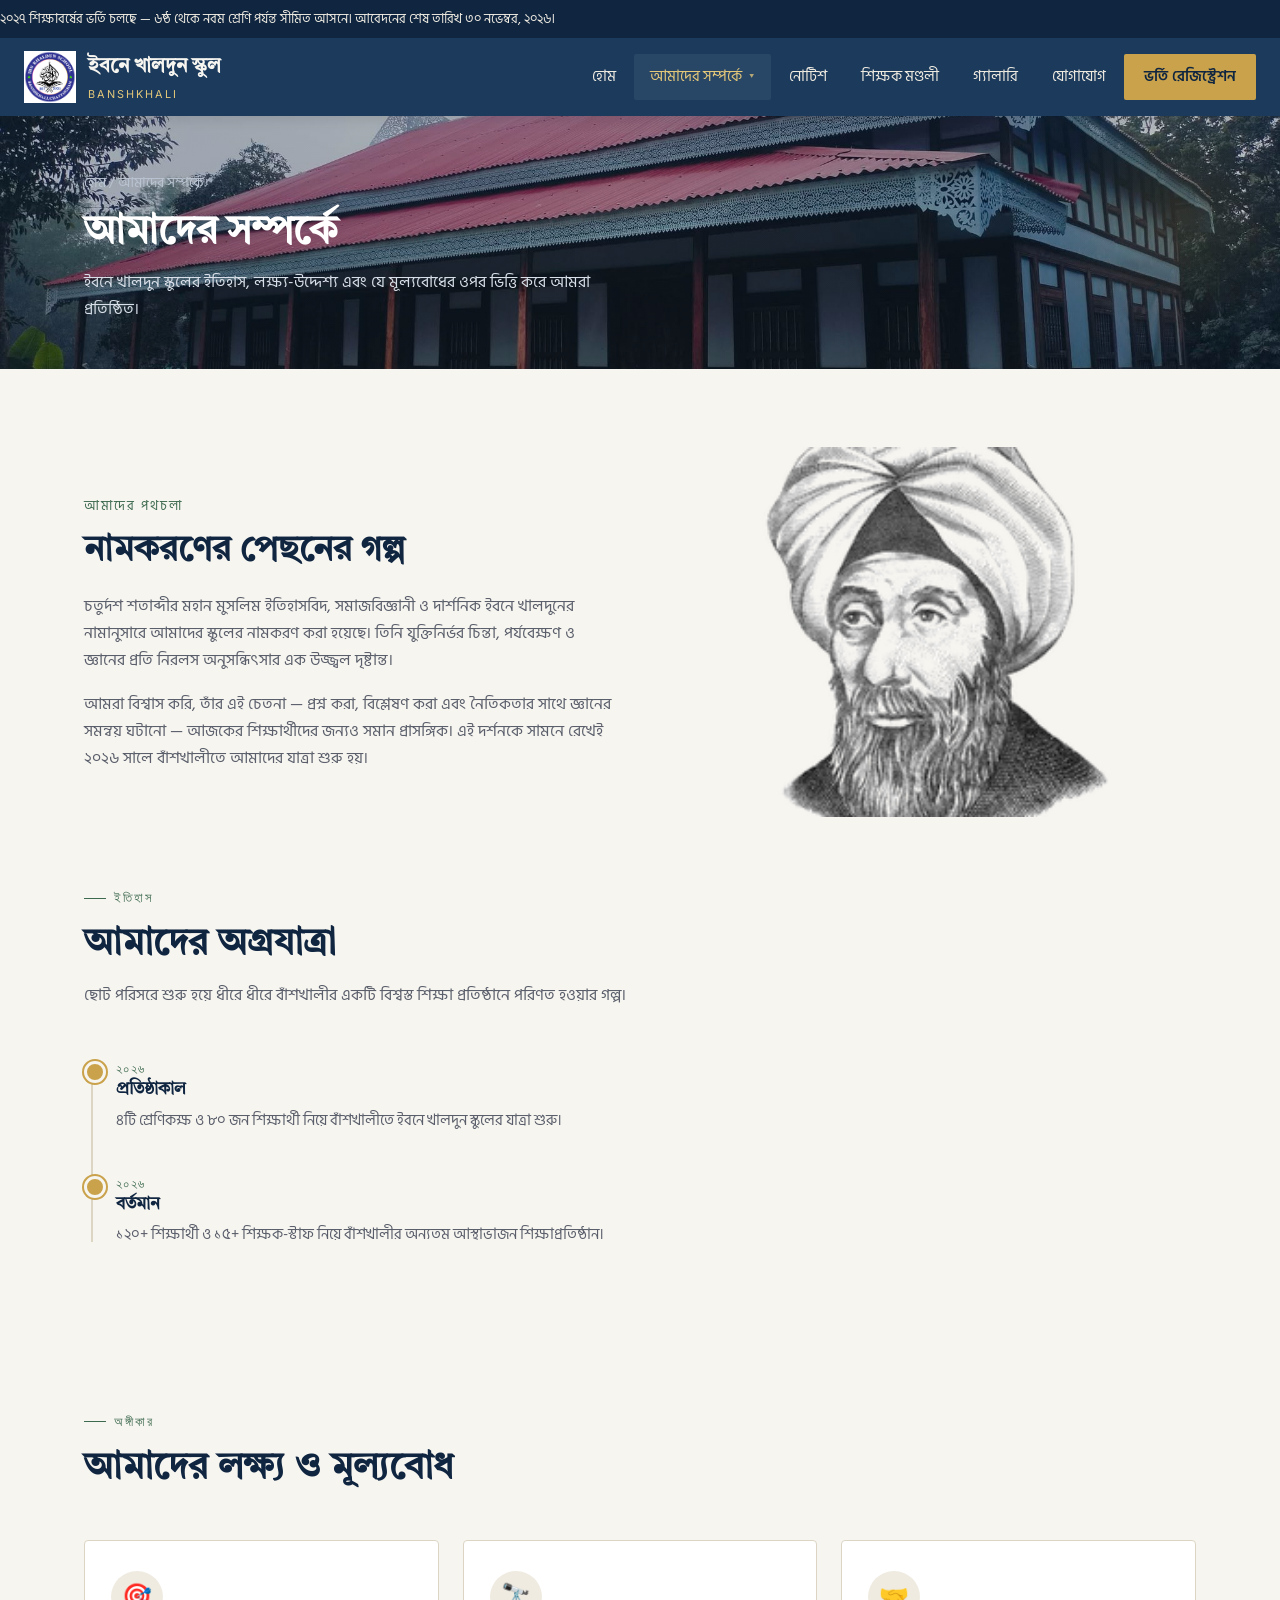
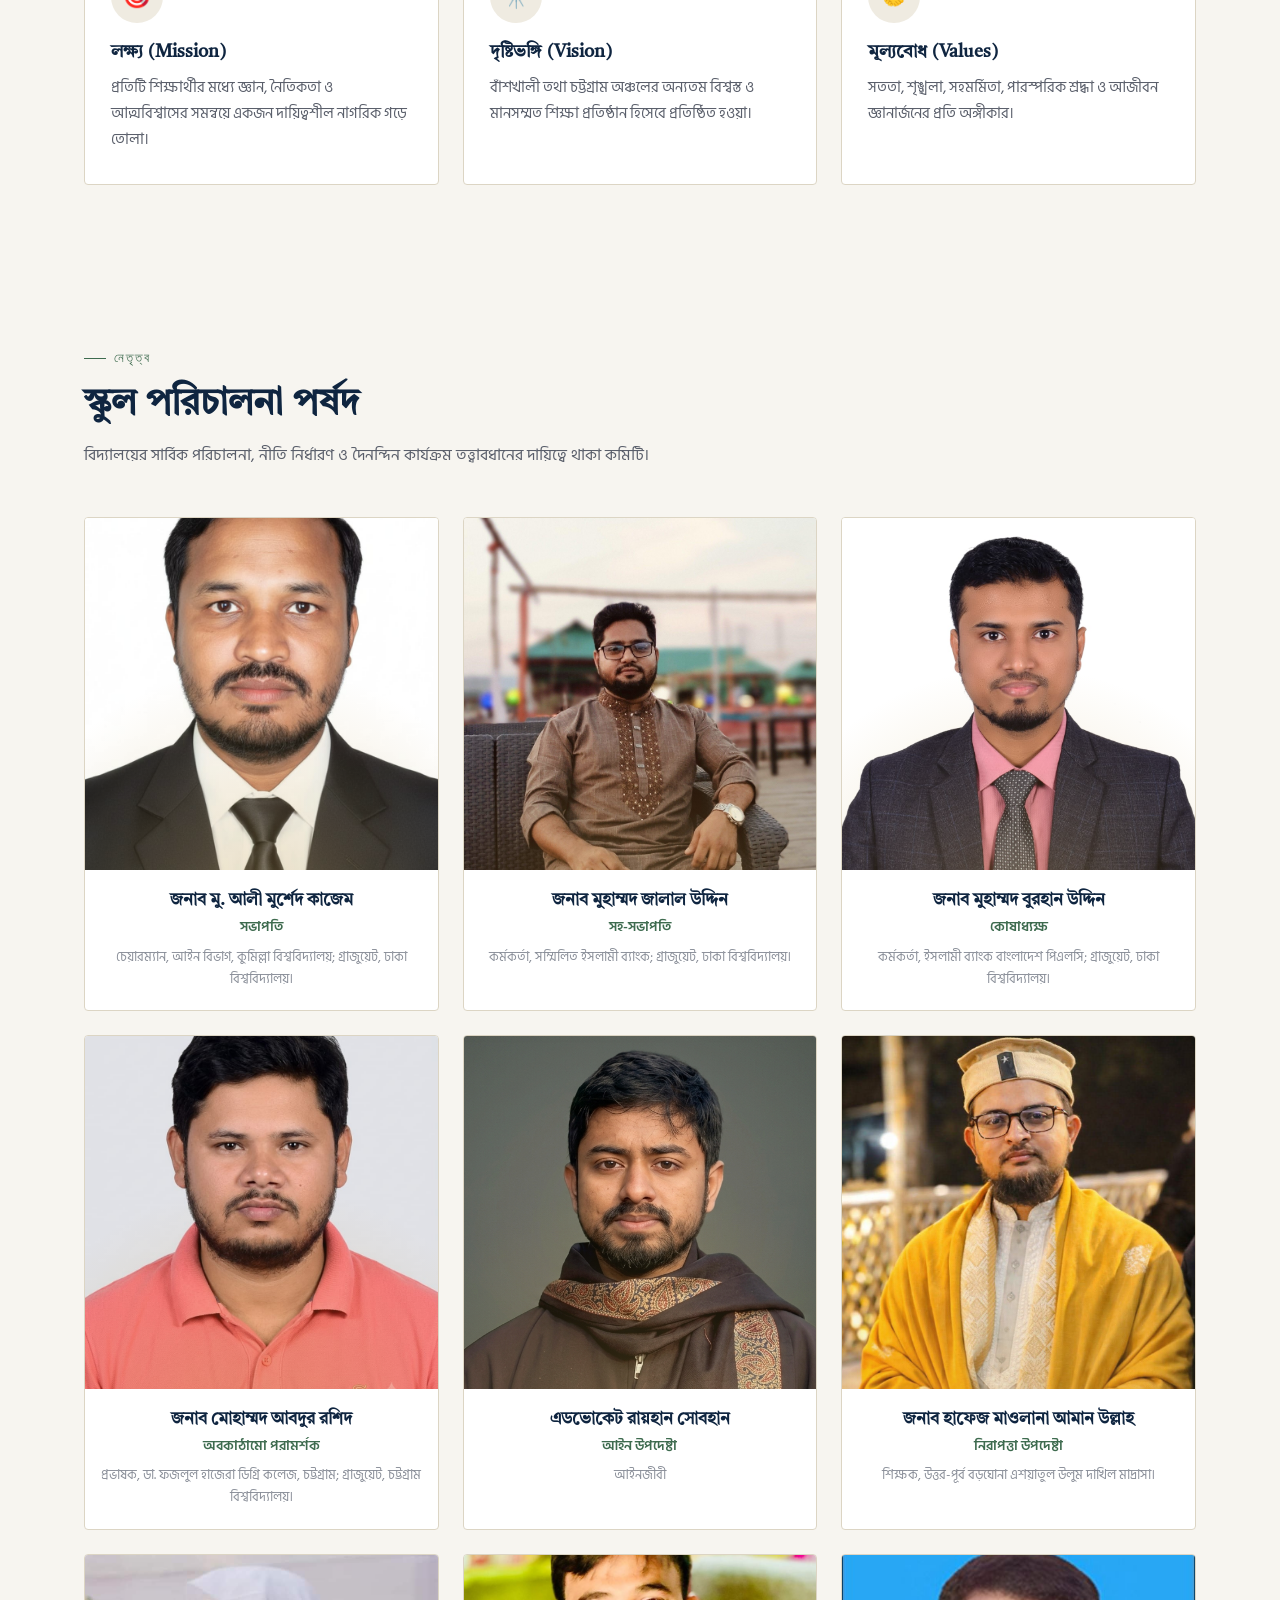
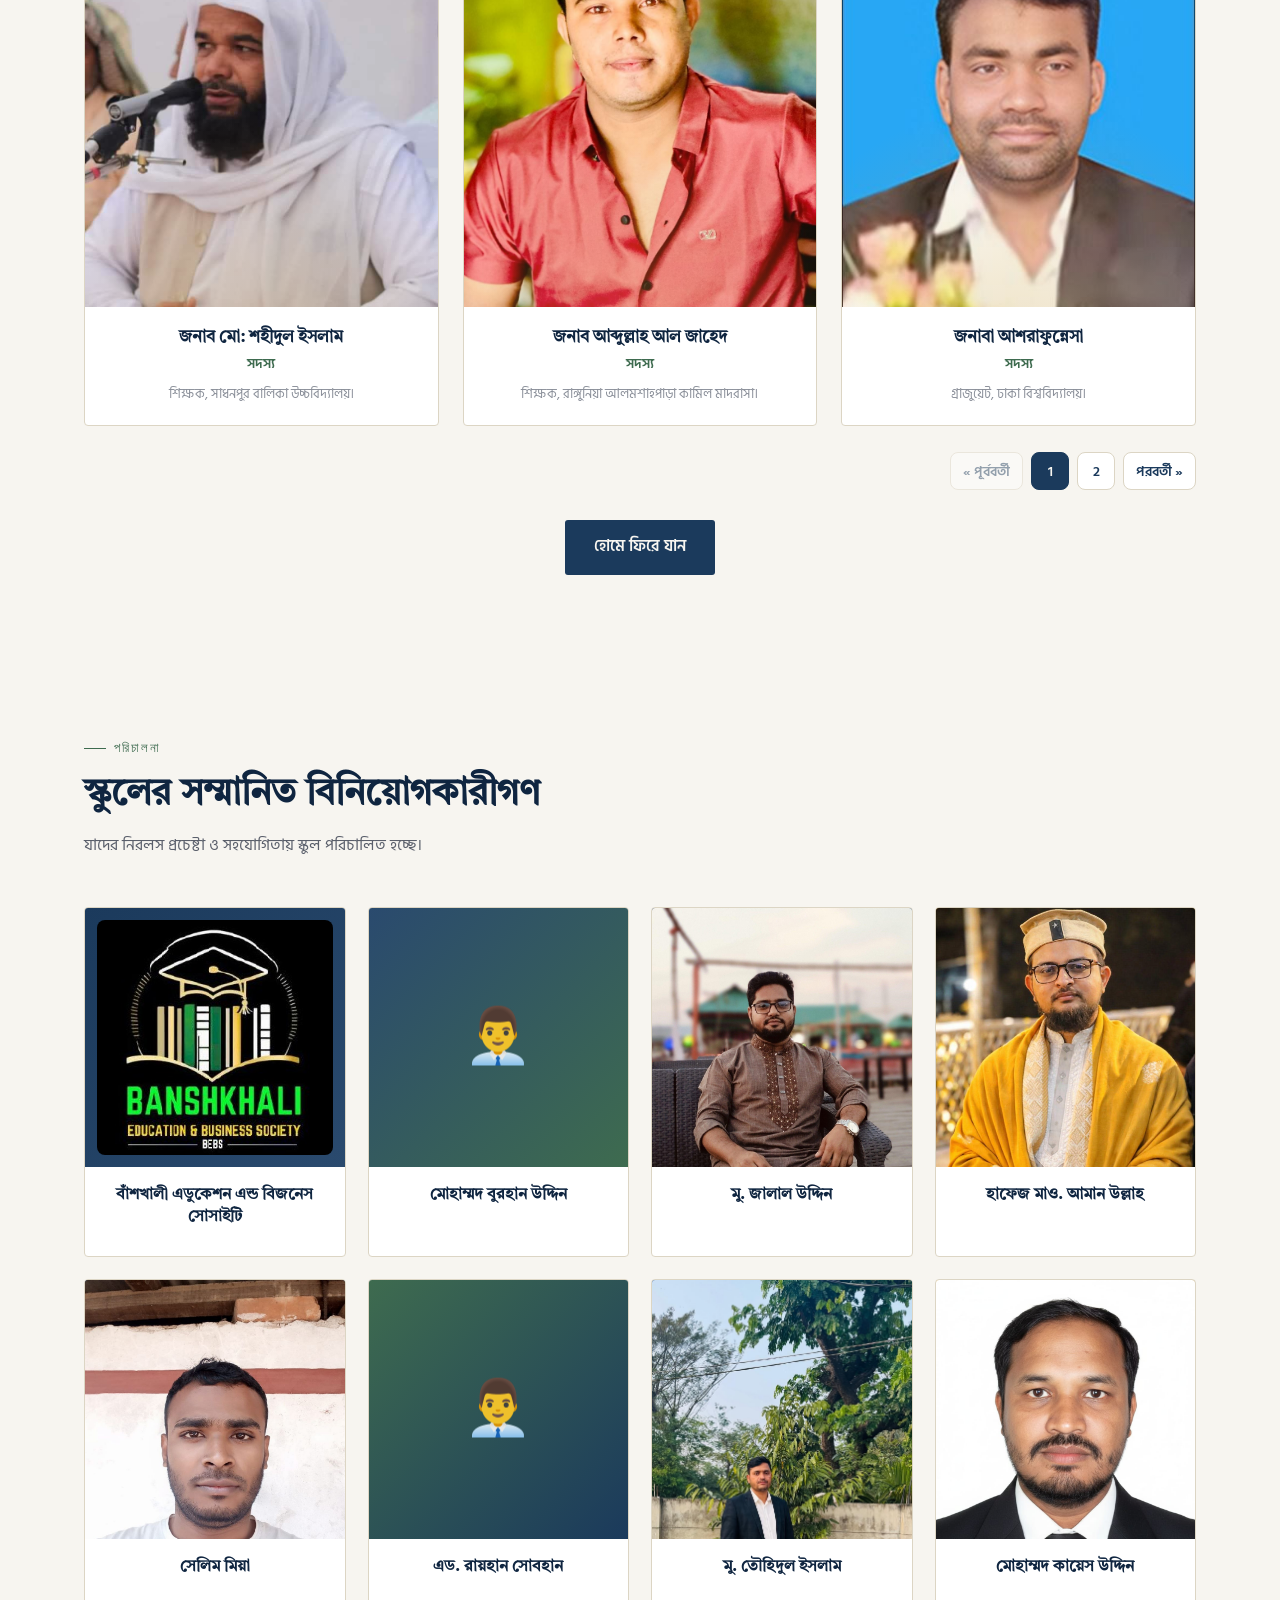
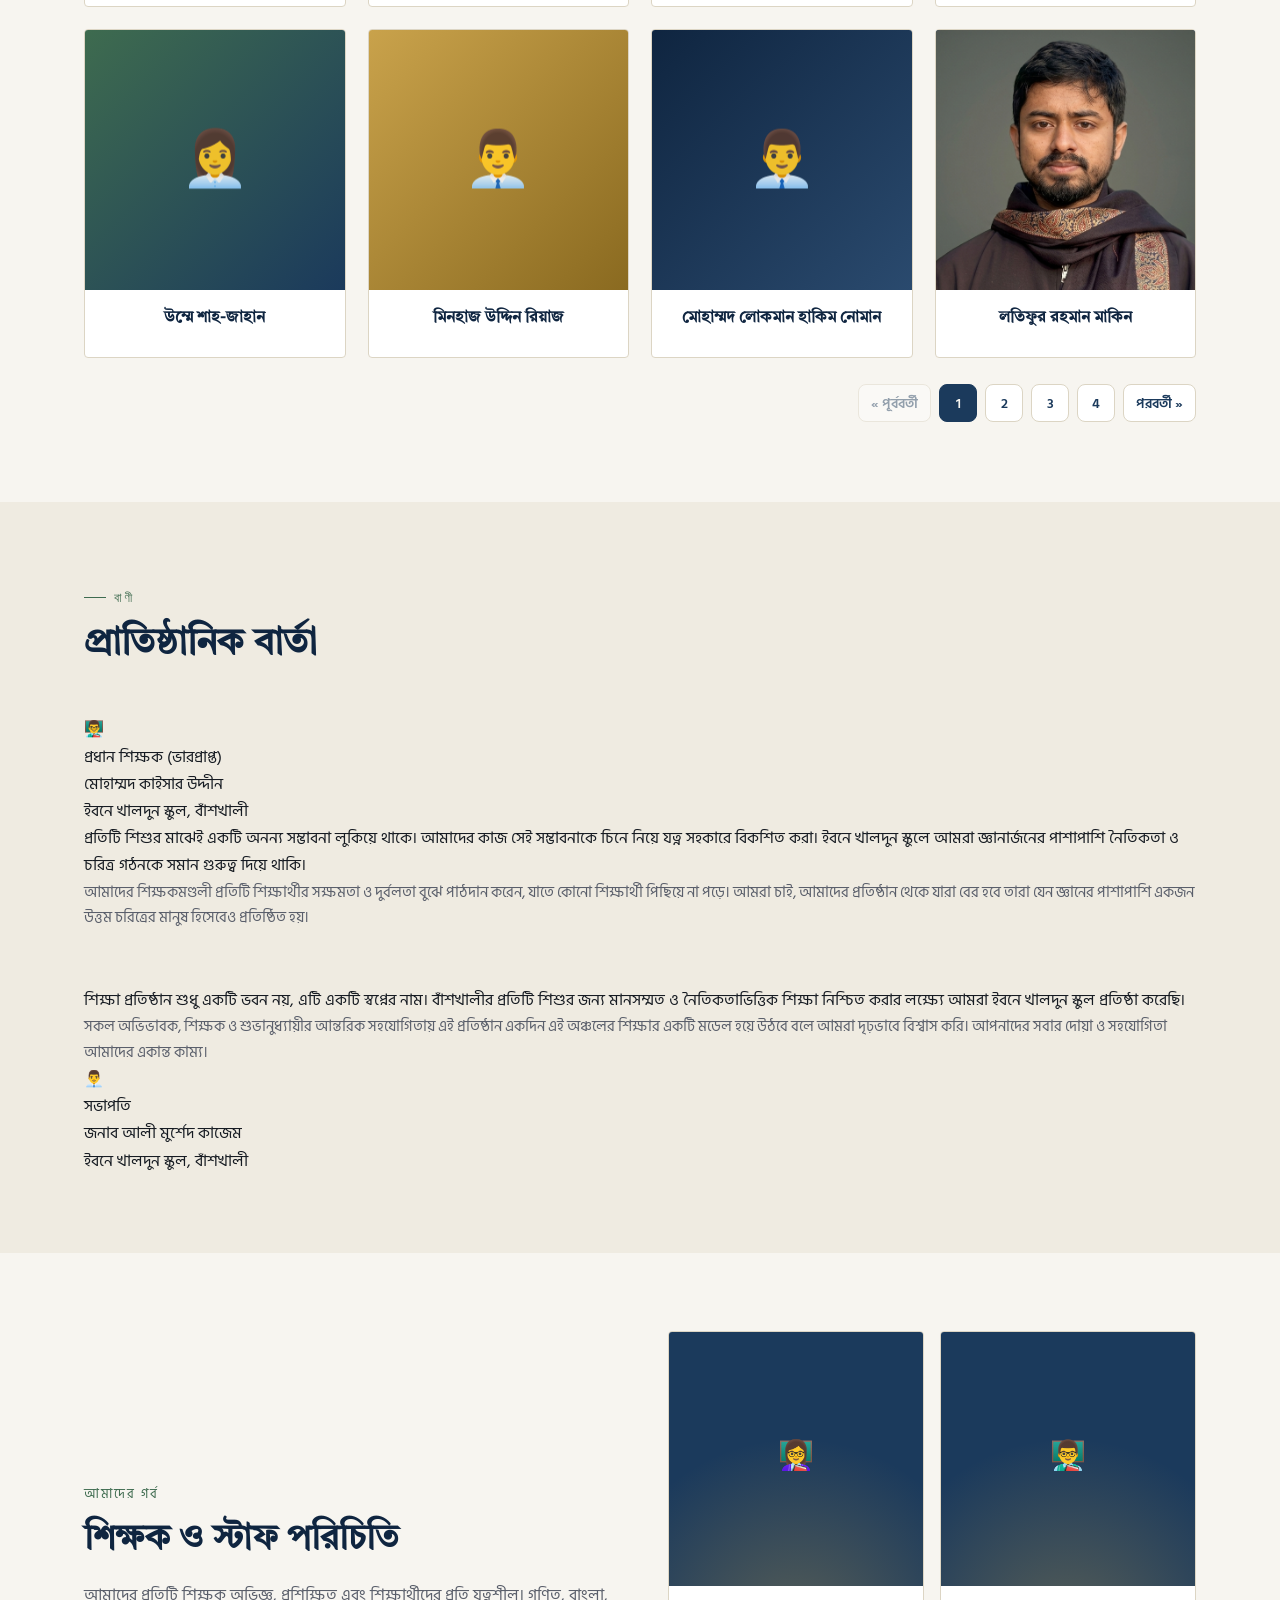
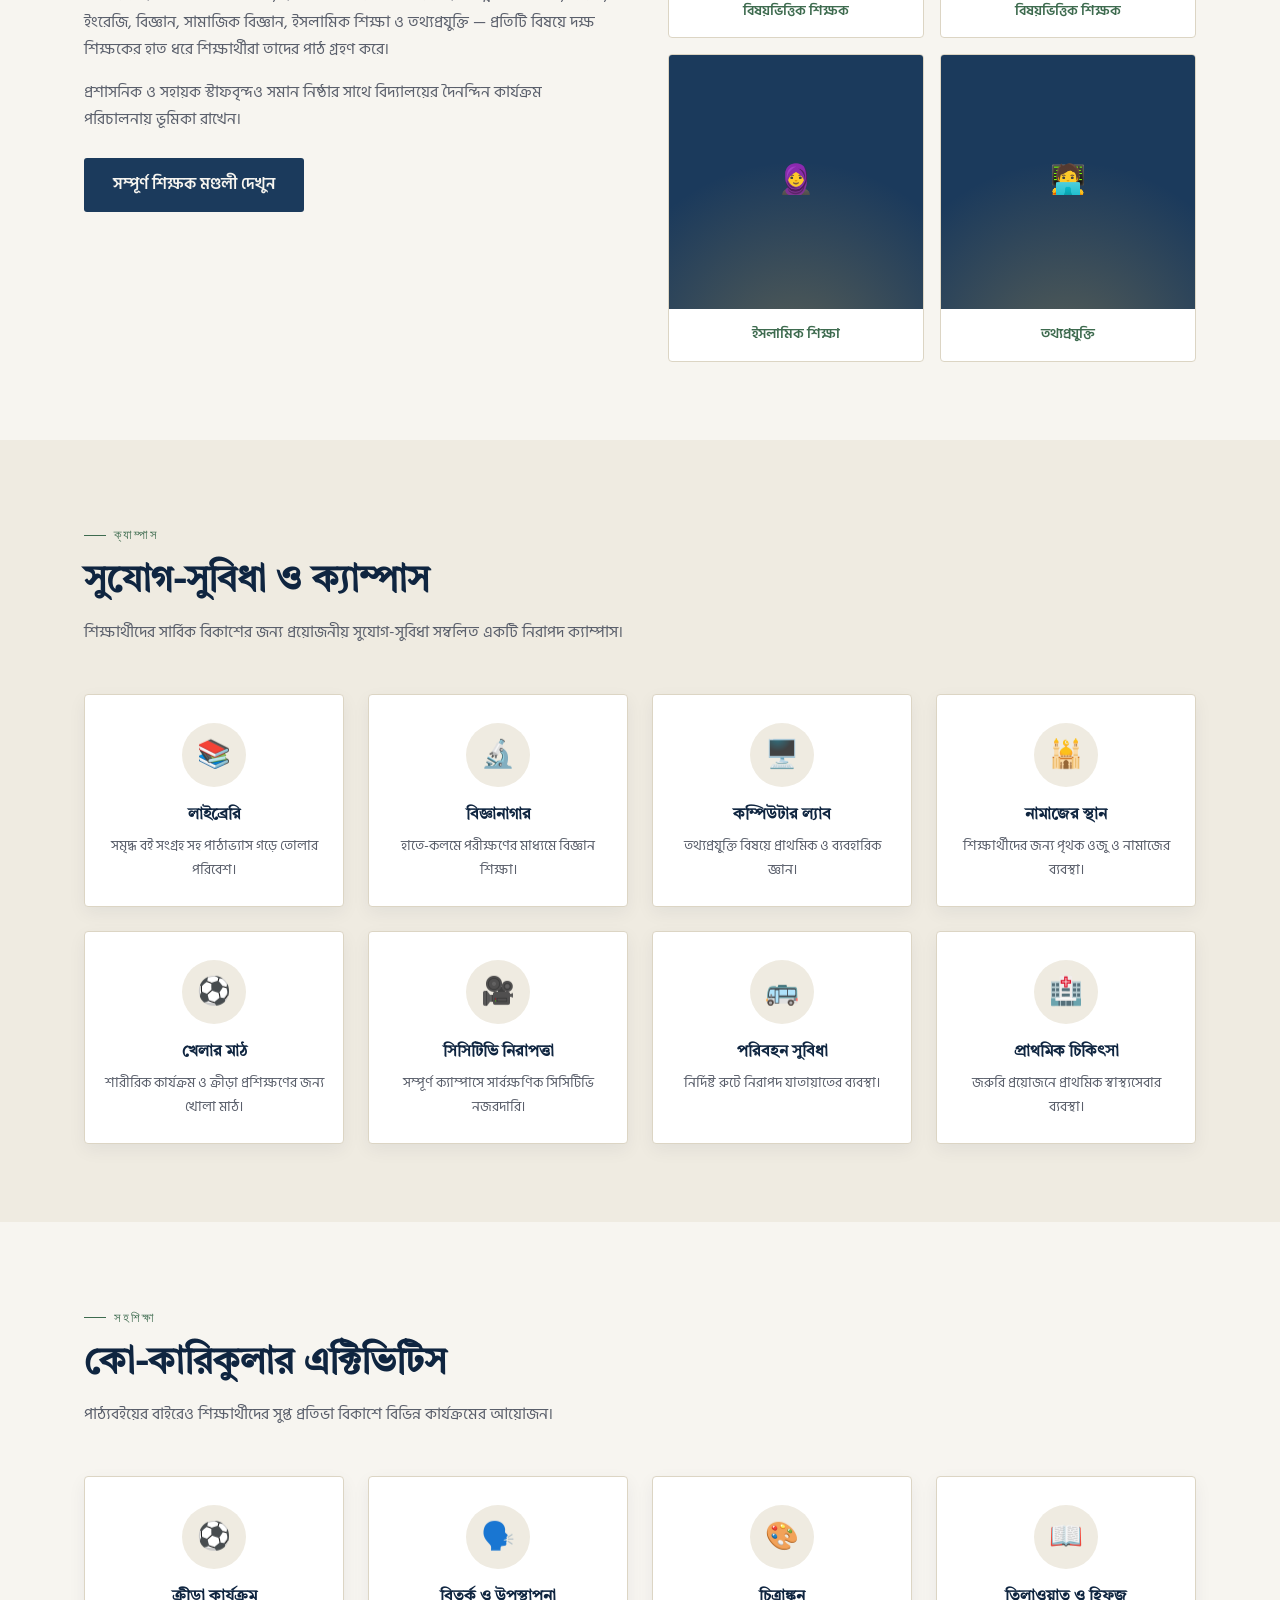
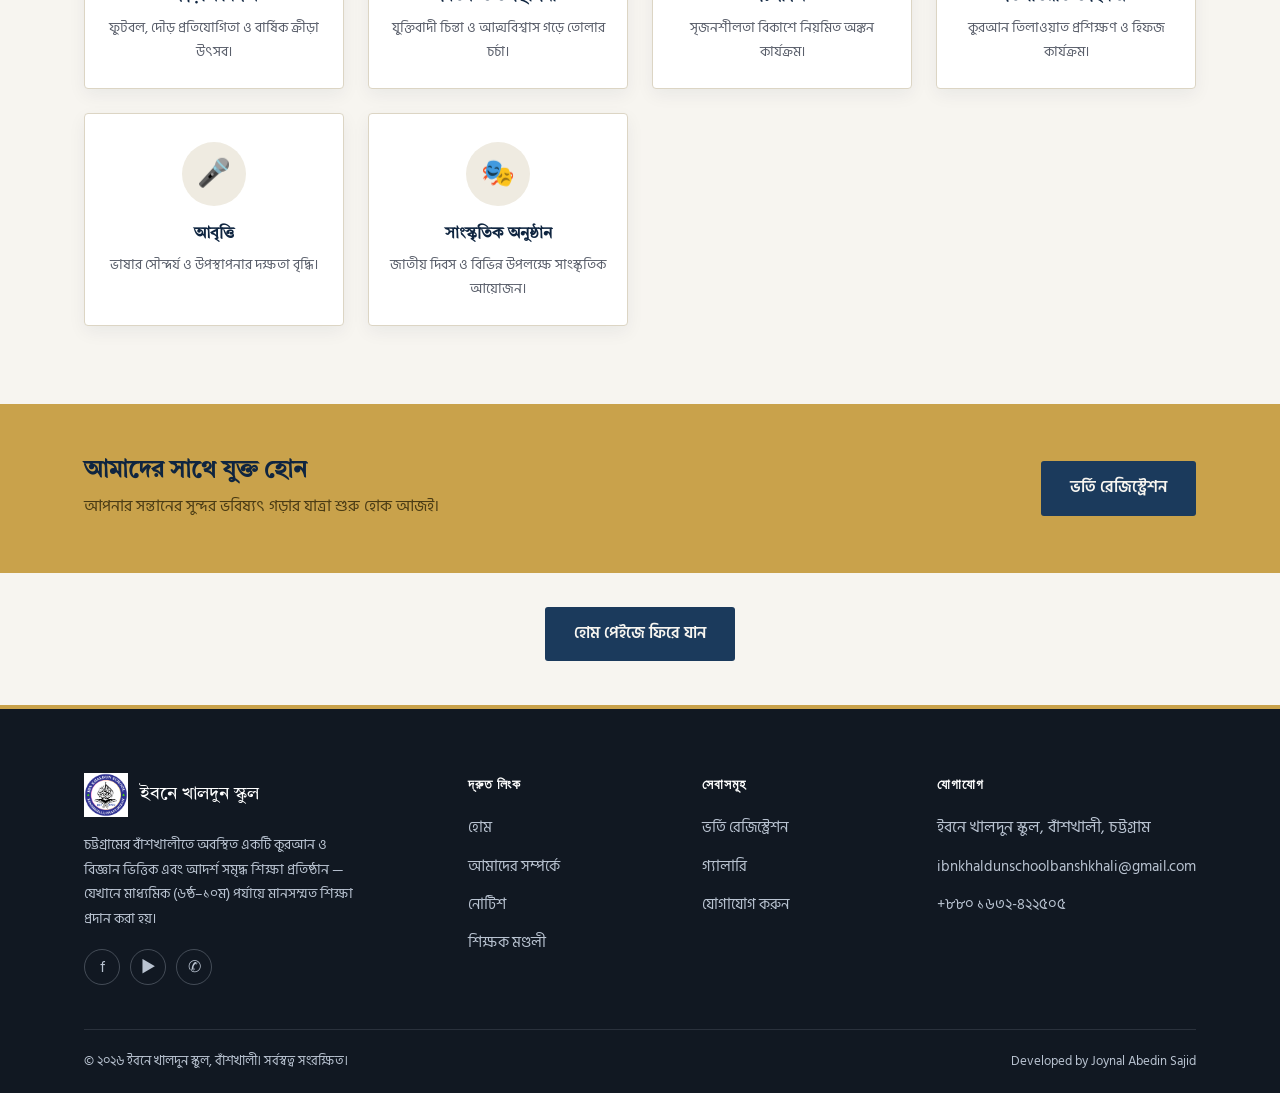
<file: pages/about.html>
<!DOCTYPE html>
<html lang="bn">

<head>
  <meta charset="UTF-8">
  <meta name="viewport" content="width=device-width, initial-scale=1">
  <meta name="robots" content="noindex, nofollow">
  <title>আমাদের সম্পর্কে — Ibn Khaldun School, Banshkhali</title>
  <link rel="icon" href="../assets/img/logo.png" type="image/png">
  <link rel="stylesheet" href="../assets/style.css">
</head>

<body>

  <div class="topbar">
    <div class="marquee">
      <div class="marquee-track">
        <span>২০২৭ শিক্ষাবর্ষের ভর্তি চলছে — ৬ষ্ঠ থেকে নবম শ্রেণি পর্যন্ত সীমিত আসনে। আবেদনের শেষ তারিখ ৩০ নভেম্বর,
          ২০২৬।</span>
      </div>
    </div>
  </div>

  <header class="site-header">
    <div class="nav-wrap">
      <a href="../index.html" class="brand">
        <img src="../assets/img/logo.png" alt="ইবনে খালদুন স্কুল লোগো">
        <div class="brand-text">
          <div class="bn">ইবনে খালদুন স্কুল</div>
          <div class="en">Banshkhali</div>
        </div>
      </a>
      <button class="hamburger" aria-label="মেনু খুলুন"
        aria-expanded="false"><span></span><span></span><span></span></button>
      <nav class="main-nav">
        <ul>
          <li><a href="../index.html">হোম</a></li>
          <li class="has-dropdown open-page">
            <a href="about.html" class="active">আমাদের সম্পর্কে <span class="caret">▾</span></a>
            <button class="dd-toggle" aria-label="সাবমেনু খুলুন"><span class="caret">▾</span></button>
            <div class="dropdown-panel">
              <a href="about.html#history"><span class="dd-ic">📖</span> আমাদের পরিচিতি ও ইতিহাস</a>
              <a href="about.html#board"><span class="dd-ic">🏛️</span> স্কুল পরিচালনা পর্ষদ</a>
              <a href="about.html#shareholders"><span class="dd-ic">🤝</span> সম্মানিত বিনিয়োগকারীগণ</a>
              <a href="about.html#staff-intro"><span class="dd-ic">👩‍🏫</span> শিক্ষক ও স্টাফ পরিচিতি</a>
              <a href="about.html#facilities"><span class="dd-ic">🏫</span> সুযোগ-সুবিধা ও ক্যাম্পাস</a>
              <a href="about.html#cocurricular"><span class="dd-ic">🎭</span> কো-কারিকুলার এক্টিভিটিস</a>
            </div>
          </li>
          <li><a href="notices.html">নোটিশ</a></li>
          <li><a href="staff.html">শিক্ষক মণ্ডলী</a></li>
          <li><a href="gallery.html">গ্যালারি</a></li>
          <li><a href="contact.html">যোগাযোগ</a></li>
          <li><a href="admission.html" class="nav-cta">ভর্তি রেজিস্ট্রেশন</a></li>
        </ul>
      </nav>
    </div>
  </header>

  <div class="page-head" style="background-image:url('../assets/img/scl.jpg');">
    <div class="container">
      <div class="breadcrumb"><a href="../index.html">হোম</a> / আমাদের সম্পর্কে</div>
      <h1>আমাদের সম্পর্কে</h1>
      <p>ইবনে খালদুন স্কুলের ইতিহাস, লক্ষ্য-উদ্দেশ্য এবং যে মূল্যবোধের ওপর ভিত্তি করে আমরা প্রতিষ্ঠিত।</p>
    </div>
  </div>

  <!-- 1. স্কুলের পরিচিতি ও ইতিহাস -->
  <section id="history">
    <div class="container">
      <div class="grid-2" style="align-items:center; gap:56px;">
        <div class="reveal">
          <div class="kicker"
            style="display:inline-flex; align-items:center; gap:8px; color:var(--green); font-size:0.8rem; letter-spacing:2px; text-transform:uppercase; margin-bottom:12px;">
            আমাদের পথচলা</div>
          <h2 style="font-size:clamp(1.6rem,3vw,2.2rem); margin-bottom:18px;">নামকরণের পেছনের গল্প</h2>
          <p style="color:#5A5F6B; margin-bottom:16px;">চতুর্দশ শতাব্দীর মহান মুসলিম ইতিহাসবিদ, সমাজবিজ্ঞানী ও দার্শনিক
            ইবনে খালদুনের নামানুসারে আমাদের স্কুলের নামকরণ করা হয়েছে। তিনি যুক্তিনির্ভর চিন্তা, পর্যবেক্ষণ ও জ্ঞানের
            প্রতি নিরলস অনুসন্ধিৎসার এক উজ্জ্বল দৃষ্টান্ত।</p>
          <p style="color:#5A5F6B;">আমরা বিশ্বাস করি, তাঁর এই চেতনা — প্রশ্ন করা, বিশ্লেষণ করা এবং নৈতিকতার সাথে জ্ঞানের
            সমন্বয় ঘটানো — আজকের শিক্ষার্থীদের জন্যও সমান প্রাসঙ্গিক। এই দর্শনকে সামনে রেখেই ২০২৬ সালে বাঁশখালীতে
            আমাদের যাত্রা শুরু হয়।</p>
        </div>
        <div class="reveal">
          <img src="../assets/img/Ibn-Khaldun.webp" alt="ইবনে খালদুন"
            style="width:70%; margin:0 auto; border-radius:8px; display:block;">
        </div>
      </div>

      <div class="section-head reveal mt-40" style="margin-top:64px;">
        <div class="kicker">ইতিহাস</div>
        <h2>আমাদের অগ্রযাত্রা</h2>
        <p>ছোট পরিসরে শুরু হয়ে ধীরে ধীরে বাঁশখালীর একটি বিশ্বস্ত শিক্ষা প্রতিষ্ঠানে পরিণত হওয়ার গল্প।</p>
      </div>
      <div class="timeline reveal">
        <div class="timeline-item">
          <div class="year">২০২৬</div>
          <h4>প্রতিষ্ঠাকাল</h4>
          <p>৪টি শ্রেণিকক্ষ ও ৮০ জন শিক্ষার্থী নিয়ে বাঁশখালীতে ইবনে খালদুন স্কুলের যাত্রা শুরু।</p>
        </div>
        <div class="timeline-item">
          <div class="year">২০২৬</div>
          <h4>বর্তমান</h4>
          <p>১২০+ শিক্ষার্থী ও ১৫+ শিক্ষক-স্টাফ নিয়ে বাঁশখালীর অন্যতম আস্থাভাজন শিক্ষাপ্রতিষ্ঠান।</p>
        </div>
      </div>
    </div>
  </section>

  <!-- 2. লক্ষ্য ও উদ্দেশ্য -->
  <section>
    <div class="container">
      <div class="section-head reveal">
        <div class="kicker">অঙ্গীকার</div>
        <h2>আমাদের লক্ষ্য ও মূল্যবোধ</h2>
      </div>
      <div class="grid-3">
        <div class="card reveal"><div class="icon">🎯</div><h3>লক্ষ্য (Mission)</h3><p>প্রতিটি শিক্ষার্থীর মধ্যে জ্ঞান, নৈতিকতা ও আত্মবিশ্বাসের সমন্বয়ে একজন দায়িত্বশীল নাগরিক গড়ে তোলা।</p></div>
        <div class="card reveal"><div class="icon">🔭</div><h3>দৃষ্টিভঙ্গি (Vision)</h3><p>বাঁশখালী তথা চট্টগ্রাম অঞ্চলের অন্যতম বিশ্বস্ত ও মানসম্মত শিক্ষা প্রতিষ্ঠান হিসেবে প্রতিষ্ঠিত হওয়া।</p></div>
        <div class="card reveal"><div class="icon">🤝</div><h3>মূল্যবোধ (Values)</h3><p>সততা, শৃঙ্খলা, সহমর্মিতা, পারস্পরিক শ্রদ্ধা ও আজীবন জ্ঞানার্জনের প্রতি অঙ্গীকার।</p></div>
      </div>
    </div>
  </section>

  <!-- 3. স্কুল ব্যবস্থাপনা পর্ষদ -->
  <section id="board">
    <div class="container">
      <div class="section-head reveal">
        <div class="kicker">নেতৃত্ব</div>
        <h2>স্কুল পরিচালনা পর্ষদ</h2>
        <p>বিদ্যালয়ের সার্বিক পরিচালনা, নীতি নির্ধারণ ও দৈনন্দিন কার্যক্রম তত্ত্বাবধানের দায়িত্বে থাকা কমিটি।</p>
      </div>
      <div id="boardGrid" class="grid-3 reveal">
        <div class="staff-card"><div class="staff-photo"><img src="../assets/img/ksu.jpeg" alt="জনাব মু. আলী মুর্শেদ কাজেম"></div><div class="staff-info"><h4>জনাব মু. আলী মুর্শেদ কাজেম</h4><div class="role">সভাপতি</div><div class="subj">চেয়ারম্যান, আইন বিভাগ, কুমিল্লা বিশ্ববিদ্যালয়; গ্রাজুয়েট, ঢাকা বিশ্ববিদ্যালয়।</div></div></div>
        <div class="staff-card"><div class="staff-photo"><img src="../assets/img/jalal1.jpg" alt="জনাব মুহাম্মদ জালাল উদ্দিন"></div><div class="staff-info"><h4>জনাব মুহাম্মদ জালাল উদ্দিন</h4><div class="role">সহ-সভাপতি</div><div class="subj">কর্মকর্তা, সম্মিলিত ইসলামী ব্যাংক; গ্রাজুয়েট, ঢাকা বিশ্ববিদ্যালয়।</div></div></div>
        <div class="staff-card"><div class="staff-photo"><img src="../assets/img/bur2.jpeg" alt="জনাব মুহাম্মদ বুরহান উদ্দিন"></div><div class="staff-info"><h4>জনাব মুহাম্মদ বুরহান উদ্দিন</h4><div class="role">কোষাধ্যক্ষ</div><div class="subj">কর্মকর্তা, ইসলামী ব্যাংক বাংলাদেশ পিএলসি; গ্রাজুয়েট, ঢাকা বিশ্ববিদ্যালয়।</div></div></div>
        <div class="staff-card"><div class="staff-photo"><img src="../assets/img/anr.jpeg" alt="জনাব মোহাম্মদ আবদুর রশিদ"></div><div class="staff-info"><h4>জনাব মোহাম্মদ আবদুর রশিদ</h4><div class="role">অবকাঠামো পরামর্শক</div><div class="subj">প্রভাষক, ডা. ফজলুল হাজেরা ডিগ্রি কলেজ, চট্টগ্রাম; গ্রাজুয়েট, চট্টগ্রাম বিশ্ববিদ্যালয়।</div></div></div>
        <div class="staff-card"><div class="staff-photo"><img src="../assets/img/rhn.png" alt="এডভোকেট রায়হান সোবহান"></div><div class="staff-info"><h4>এডভোকেট রায়হান সোবহান</h4><div class="role">আইন উপদেষ্টা</div><div class="subj">আইনজীবী</div></div></div>
        <div class="staff-card"><div class="staff-photo"><img src="../assets/img/aman.jfif" alt="জনাব হাফেজ মাওলানা আমান উল্লাহ"></div><div class="staff-info"><h4>জনাব হাফেজ মাওলানা আমান উল্লাহ</h4><div class="role">নিরাপত্তা উপদেষ্টা</div><div class="subj">শিক্ষক, উত্তর-পূর্ব বড়ঘোনা এশয়াতুল উলুম দাখিল মাদ্রাসা।</div></div></div>
        <div class="staff-card"><div class="staff-photo"><img src="../assets/img/shamshu.jfif" alt="জনাব মো: শহীদুল ইসলাম"></div><div class="staff-info"><h4>জনাব মো: শহীদুল ইসলাম</h4><div class="role">সদস্য</div><div class="subj">শিক্ষক, সাধনপুর বালিকা উচ্চবিদ্যালয়।</div></div></div>
        <div class="staff-card"><div class="staff-photo"><img src="../assets/img/ahmad.jfif" alt="জনাব আব্দুল্লাহ আল জাহেদ"></div><div class="staff-info"><h4>জনাব আব্দুল্লাহ আল জাহেদ</h4><div class="role">সদস্য</div><div class="subj">শিক্ষক, রাঙ্গুনিয়া আলমশাহপাড়া কামিল মাদরাসা।</div></div></div>
        <div class="staff-card"><div class="staff-photo"><img src="../assets/img/nezam.jfif" alt="জনাবা আশরাফুন্নেসা"></div><div class="staff-info"><h4>জনাবা আশরাফুন্নেসা</h4><div class="role">সদস্য</div><div class="subj">গ্রাজুয়েট, ঢাকা বিশ্ববিদ্যালয়।</div></div></div>
        <div class="staff-card"><div class="staff-photo"><img src="../assets/img/habibullah.jfif" alt="জনাব হাসান আল বান্না"></div><div class="staff-info"><h4>জনাব হাসান আল বান্না</h4><div class="role">সদস্য</div><div class="subj">ভিপি, বিজয় ৭১ হল সংসদ, ঢাবি।</div></div></div>
        <div class="staff-card"><div class="staff-photo"><img src="../assets/img/ahmad.jfif" alt="জনাব মোহাম্মদ আরিফুল হক"></div><div class="staff-info"><h4>জনাব মোহাম্মদ আরিফুল হক</h4><div class="role">সদস্য</div><div class="subj">গ্রাজুয়েট, ঢাকা বিশ্ববিদ্যালয়।</div></div></div>
        <div class="staff-card"><div class="staff-photo"><img src="../assets/img/morshadMath.jpeg" alt="জনাব মো: মোরশেদ আলম"></div><div class="staff-info"><h4>জনাব মো: মোরশেদ আলম</h4><div class="role">সদস্য</div><div class="subj">শিক্ষক, দক্ষিণ চাম্বল ইলাহী বক্স তালিমুল কুরআন মাদরাসা।</div></div></div>
        <div class="staff-card"><div class="staff-photo"><img src="../assets/img/selim.jfif" alt="জনাব সেলিম মিয়া"></div><div class="staff-info"><h4>জনাব সেলিম মিয়া</h4><div class="role">সদস্য</div><div class="subj">সমাজ প্রতিনিধি।</div></div></div>
        <div class="staff-card"><div class="staff-photo"><img src="../assets/img/t1.png" alt="অধ্যক্ষ"></div><div class="staff-info"><h4>অধ্যক্ষ</h4><div class="role">সদস্য সচিব</div><div class="subj">ইবনে খালদুন স্কুল</div></div></div>
      </div>
      <div id="boardPagination" class="staff-pagination"></div>
      <div class="board-home-action"><a href="../index.html" class="btn btn-navy">হোমে ফিরে যান</a></div>
    </div>
  </section>

  <!-- 4. স্কুলের সম্মানিত বিনিয়োগকারী ও পৃষ্ঠপোষকগণ -->
  <section class="shareholders" id="shareholders">
    <div class="container">
      <div class="section-head reveal">
        <div class="kicker">পরিচালনা</div>
        <h2>স্কুলের সম্মানিত বিনিয়োগকারীগণ</h2>
        <p>যাদের নিরলস প্রচেষ্টা ও সহযোগিতায় স্কুল পরিচালিত হচ্ছে।</p>
      </div>
      <div id="shGrid" class="shareholder-grid reveal">
        <!-- বেবস -->
        <div class="sh-card">
          <div class="sh-photo sh-ph-1 sh-society-logo"><img src="../assets/img/bebs.jpg" alt="বাঁশখালী এডুকেশন এন্ড বিজনেস সোসাইটি">
          </div>
          <div class="sh-body">
            <h3>বাঁশখালী এডুকেশন এন্ড বিজনেস সোসাইটি</h3>
          </div>
        </div>
        <!-- বুরহান  উদ্দিন -->
        <div class="sh-card">
          <div class="sh-photo sh-ph-2"><span class="sh-avatar">👨‍💼</span></div>
          <div class="sh-body">
            <h3>মোহাম্মদ বুরহান উদ্দিন</h3>
          </div>
        </div>
        <!-- মু. জালাল উদ্দিন -->
        <div class="sh-card">
          <div class="sh-photo sh-ph-5"><img src="../assets/img/jalal1.jpg" alt="মু. জালাল উদ্দিন "></div>
          <div class="sh-body">
            <h3>মু. জালাল উদ্দিন</h3>
          </div>
        </div>
        <!-- হাফেজ আমান -->
        <div class="sh-card">
          <div class="sh-photo sh-ph-3"><img src="../assets/img/aman.jfif" alt="হাফেজ মাও. আমান উল্লাহ"></div>
          <div class="sh-body">
            <h3>হাফেজ মাও. আমান উল্লাহ</h3>
          </div>
        </div>
        <!-- সেলিম -->
        <div class="sh-card">
          <div class="sh-photo sh-ph-2"><img src="../assets/img/selim.jfif" alt="সেলিম মিয়া"></div>
          <div class="sh-body">
            <h3>সেলিম মিয়া</h3>
          </div>
        </div>
        <!-- এড. রায়হান সোবহান -->
        <div class="sh-card">
          <div class="sh-photo sh-ph-4"><span class="sh-avatar">👨‍💼</span></div>
          <div class="sh-body">
            <h3>এড. রায়হান সোবহান</h3>
          </div>
        </div>
         <!-- মু. তৌহিদুল ইসলাম -->
        <div class="sh-card">
          <div class="sh-photo sh-ph-1"><img src="../assets/img/tawhid.jfif" alt="মু. তৌহিদুল ইসলাম"></div>
          <div class="sh-body">
            <h3>মু. তৌহিদুল ইসলাম</h3>
          </div>
        </div>
        <!-- মোহাম্মদ কায়েস উদ্দিন -->
        <div class="sh-card">
          <div class="sh-photo sh-ph-3"><img src="../assets/img/ksu.jpeg" alt="মোহাম্মদ কায়েস উদ্দিন"></div>
          <div class="sh-body">
            <h3>মোহাম্মদ কায়েস উদ্দিন</h3>
          </div>
        </div>
        <!-- উম্মে শাহ-জাহান -->
        <div class="sh-card">
          <div class="sh-photo sh-ph-4"><span class="sh-avatar">👩‍💼</span></div>
          <div class="sh-body">
            <h3>উম্মে শাহ-জাহান</h3>
          </div>
        </div>
        <!-- মিনহাজ উদ্দিন রিয়াজ -->
       <div class="sh-card">
          <div class="sh-photo sh-ph-3"><span class="sh-avatar">👨‍💼</span></div>
          <div class="sh-body">
            <h3>মিনহাজ উদ্দিন রিয়াজ</h3>
          </div>
        </div>
        <!-- মোহাম্মদ লোকমান হাকিম নোমান -->
        <div class="sh-card">
          <div class="sh-photo sh-ph-5"><span class="sh-avatar">👨‍💼</span></div>
          <div class="sh-body">
            <h3>মোহাম্মদ লোকমান হাকিম নোমান</h3>
          </div>
        </div>
        <!-- লতিফুর রহমান মাকিন -->
        <div class="sh-card">
          <div class="sh-photo sh-ph-1"><img src="../assets/img/rhn.png" alt="লতিফুর রহমান মাকিন"></div>
          <div class="sh-body">
            <h3>লতিফুর রহমান মাকিন</h3>
          </div>
        </div>
        <!-- মু. জালাল উদ্দিন (প্রবাসী) -->
        <div class="sh-card">
          <div class="sh-photo sh-ph-2"><img src="../assets/img/jalal2.jfif" alt="মু. জালাল উদ্দিন (প্রবাসী)"></div>
          <div class="sh-body">
            <h3>মু. জালাল উদ্দিন (প্রবাসী)</h3>
          </div>
        </div>
        <!-- সাকিব হোসেন -->
        <div class="sh-card">
          <div class="sh-photo sh-ph-3"><span class="sh-avatar">👨‍💼</span></div>
          <div class="sh-body">
            <h3>সাকিব হোসেন</h3>
          </div>
        </div>
        <!-- মু. আলী মোর্শেদ কাজেম -->
        <div class="sh-card">
          <div class="sh-photo sh-ph-4"><span class="sh-avatar">👨‍💼</span></div>
          <div class="sh-body">
            <h3>মু. আলী মোর্শেদ কাজেম</h3>
          </div>
        </div>
        <!-- মু. আব্দুল হক (প্রবাসী) -->
        <div class="sh-card">
          <div class="sh-photo sh-ph-5"><img src="../assets/img/bur1.jpeg" alt="মু. আব্দুল হক (প্রবাসী)"></div>
          <div class="sh-body">
            <h3>মু. আব্দুল হক (প্রবাসী)</h3>
          </div>
        </div>
        <!-- মোরশেদ আলম -->
        <div class="sh-card">
          <div class="sh-photo sh-ph-1"><span class="sh-avatar">👨‍💼</span></div>
          <div class="sh-body">
            <h3>মোরশেদ আলম</h3>
          </div>
        </div>
        <!-- আব্দুর রহমান -->
        <div class="sh-card">
          <div class="sh-photo sh-ph-4"><img src="../assets/img/choton.jfif" alt="আব্দুর রহমান"></div>
          <div class="sh-body">
            <h3>আব্দুর রহমান</h3>
          </div>
        </div>
        <!-- শাহেদুল ইসলাম -->
        <div class="sh-card">
          <div class="sh-photo sh-ph-5"><img src="../assets/img/shashed.jfif" alt="শাহেদুল ইসলাম"></div>
          <div class="sh-body">
            <h3>শাহেদুল ইসলাম</h3>
          </div>
        </div>
        <!-- মু. হুমায়ুন কবির -->
        <div class="sh-card">
          <div class="sh-photo sh-ph-1"><span class="sh-avatar">👨‍💼</span></div>
          <div class="sh-body">
            <h3>মু. হুমায়ুন কবির</h3>
          </div>
        </div>
        <!-- রেজাউল আজিম -->
        <div class="sh-card">
          <div class="sh-photo sh-ph-2"><img src="../assets/img/rezaul.jfif" alt="রেজাউল আজিম"></div>
          <div class="sh-body">
            <h3>রেজাউল আজিম</h3>
          </div>
        </div>
        <!-- মোরশেদুল ইসলাম -->
        <div class="sh-card">
          <div class="sh-photo sh-ph-4"><img src="../assets/img/t1.jpeg" alt="মু. নেজাম উদ্দিন"></div>
          <div class="sh-body">
            <h3>মোরশেদুল ইসলাম</h3>
          </div>
        </div>
        <!-- মু. নুরুল হক -->
        <div class="sh-card">
          <div class="sh-photo sh-ph-5"><img src="../assets/img/nurul.jfif" alt="মু. নুরুল হক"></div>
          <div class="sh-body">
            <h3>মু. নুরুল হক</h3>
          </div>
        </div>
        <!-- এড. মু. জাকের হোসাইন -->
        <div class="sh-card">
          <div class="sh-photo sh-ph-1"><span class="sh-avatar">👨‍💼</span></div>
          <div class="sh-body">
            <h3>এড. মু. জাকের হোসাইন</h3>
          </div>
        </div>
        <!-- মাহমুদুল ইসলাম -->
        <div class="sh-card">
          <div class="sh-photo sh-ph-2"><span class="sh-avatar">👨‍💼</span></div>
          <div class="sh-body">
            <h3>মাহমুদুল ইসলাম</h3>
          </div>
        </div>
        <!-- রায়হান উদ্দিন -->
        <div class="sh-card">
          <div class="sh-photo sh-ph-3"><img src="../assets/img/rhn.png" alt="মু. রায়হান উদ্দিন"></div>
          <div class="sh-body">
            <h3>মু. রায়হান উদ্দিন</h3>
          </div>
        </div>
        <!-- মু. আনোয়ারুল ইসলাম -->
        <div class="sh-card">
          <div class="sh-photo sh-ph-4"><span class="sh-avatar">👨‍💼</span></div>
          <div class="sh-body">
            <h3>মু. আনোয়ারুল ইসলাম</h3>
          </div>
        </div>
        <!-- মু. কামাল হোসাইন -->
        <div class="sh-card">
          <div class="sh-photo sh-ph-5"><span class="sh-avatar">👨‍💼</span></div>
          <div class="sh-body">
            <h3>মু. কামাল হোসাইন (প্রবাসী)</h3>
          </div>
        </div>
        <!-- মু. আমিনুর রহমান -->
        <div class="sh-card">
          <div class="sh-photo sh-ph-1"><span class="sh-avatar">👨‍💼</span></div>
          <div class="sh-body">
            <h3>মু. আমিনুর রহমান</h3>
          </div>
        </div>
        <!-- হাবিবুল্লাহ মিছবাহ -->
        <div class="sh-card">
          <div class="sh-photo sh-ph-2"><img src="../assets/img/habibullah.jfif" alt="হাবিবুল্লাহ মিছবাহ"></div>
          <div class="sh-body">
            <h3>হাবিবুল্লাহ মিছবাহ</h3>
          </div>
        </div>
        <!-- মনজুর আলম -->
        <div class="sh-card">
          <div class="sh-photo sh-ph-3"><span class="sh-avatar">👨‍💼</span></div>
          <div class="sh-body">
            <h3>মনজুর আলম</h3>
          </div>
        </div>
        <!-- মু. ইলিয়াস -->
        <div class="sh-card">
          <div class="sh-photo sh-ph-4"><span class="sh-avatar">👨‍💼</span></div>
          <div class="sh-body">
            <h3>মু. ইলিয়াস</h3>
          </div>
        </div>
        <!-- এনামুল হক -->
        <div class="sh-card">
          <div class="sh-photo sh-ph-5"><span class="sh-avatar">👨‍💼</span></div>
          <div class="sh-body">
            <h3>এনামুল হক</h3>
          </div>
        </div>
        <!-- আবুল কালাম -->
        <div class="sh-card">
          <div class="sh-photo sh-ph-1"><span class="sh-avatar">👨‍💼</span></div>
          <div class="sh-body">
            <h3>আবুল কালাম</h3>
          </div>
        </div>
        <!-- পারভেজ মিয়া -->
        <div class="sh-card">
          <div class="sh-photo sh-ph-2"><img src="../assets/img/parvez.jfif" alt="পারভেজ মিয়া"></div>
          <div class="sh-body">
            <h3>পারভেজ মিয়া</h3>
          </div>
        </div>
        <!-- সাইয়েদ মাহমুদ আরিফ -->
        <div class="sh-card">
          <div class="sh-photo sh-ph-3"><span class="sh-avatar">👨‍💼</span></div>
          <div class="sh-body">
            <h3>সাইয়েদ মাহমুদ আরিফ</h3>
          </div>
        </div>
        <!-- মু. নেজাম উদ্দিন -->
        <div class="sh-card">
          <div class="sh-photo sh-ph-4"><img src="../assets/img/nezam.jfif" alt="মু. নেজাম উদ্দিন"></div>
          <div class="sh-body">
            <h3>মু. নেজাম উদ্দিন</h3>
          </div>
        </div>
        <!-- হাসানুল বান্না আরাফাত -->
        <div class="sh-card">
          <div class="sh-photo sh-ph-5"><span class="sh-avatar">👨‍💼</span></div>
          <div class="sh-body">
            <h3>হাসানুল বান্না আরাফাত</h3>
          </div>
        </div>
        <!-- মীর কাসেম -->
        <div class="sh-card">
          <div class="sh-photo sh-ph-1"><span class="sh-avatar">👨‍💼</span></div>
          <div class="sh-body">
            <h3>মীর কাসেম</h3>
          </div>
        </div>
        <!-- মারজান আক্তার -->
        <div class="sh-card">
          <div class="sh-photo sh-ph-2"><span class="sh-avatar">👩‍💼</span></div>
          <div class="sh-body">
            <h3>মারজান আক্তার</h3>
          </div>
        </div>
        <!-- আব্দুল্লাহ আল মামুন -->
        <div class="sh-card">
          <div class="sh-photo sh-ph-4"><img src="../assets/img/mamun.jfif" alt="আব্দুল্লাহ আল মামুন"></div>
          <div class="sh-body">
            <h3>আব্দুল্লাহ আল মামুন</h3>
          </div>
        </div>
        <!-- মাওলানা শামসুদ্দীন -->
        <div class="sh-card">
          <div class="sh-photo sh-ph-5"><img src="../assets/img/shamshu.jfif" alt="মাওলানা শামসুদ্দীন"></div>
          <div class="sh-body">
            <h3>মাওলানা শামসুদ্দীন</h3>
          </div>
        </div>
      </div>
      <div id="shPagination" class="staff-pagination"></div>
    </div>
  </section>

  <!-- 5. প্রাতিষ্ঠানিক বার্তা -->
  <section class="section-alt" id="message">
    <div class="container">
      <div class="section-head reveal">
        <div class="kicker">বাণী</div>
        <h2>প্রাতিষ্ঠানিক বার্তা</h2>
      </div>

      <div class="leader-msg reveal">
        <div class="leader-photo-wrap">
          <div class="leader-photo"><span>👨‍🏫</span></div>
          <div>
            <div class="leader-role">প্রধান শিক্ষক (ভারপ্রাপ্ত)</div>
            <div class="leader-name">মোহাম্মদ কাইসার উদ্দীন</div>
            <div class="leader-school">ইবনে খালদুন স্কুল, বাঁশখালী</div>
          </div>
        </div>
        <div>
          <p class="leader-quote">প্রতিটি শিশুর মাঝেই একটি অনন্য সম্ভাবনা লুকিয়ে থাকে। আমাদের কাজ সেই সম্ভাবনাকে চিনে
            নিয়ে যত্ন সহকারে বিকশিত করা। ইবনে খালদুন স্কুলে আমরা জ্ঞানার্জনের পাশাপাশি নৈতিকতা ও চরিত্র গঠনকে সমান
            গুরুত্ব দিয়ে থাকি।</p>
          <p style="color:#5A5F6B; font-size:0.95rem;">আমাদের শিক্ষকমণ্ডলী প্রতিটি শিক্ষার্থীর সক্ষমতা ও দুর্বলতা বুঝে
            পাঠদান করেন, যাতে কোনো শিক্ষার্থী পিছিয়ে না পড়ে। আমরা চাই, আমাদের প্রতিষ্ঠান থেকে যারা বের হবে তারা যেন
            জ্ঞানের পাশাপাশি একজন উত্তম চরিত্রের মানুষ হিসেবেও প্রতিষ্ঠিত হয়।</p>
        </div>
      </div>

      <div class="leader-msg reverse reveal mt-40" style="margin-top:56px;">
        <div>
          <p class="leader-quote">শিক্ষা প্রতিষ্ঠান শুধু একটি ভবন নয়, এটি একটি স্বপ্নের নাম। বাঁশখালীর প্রতিটি শিশুর
            জন্য মানসম্মত ও নৈতিকতাভিত্তিক শিক্ষা নিশ্চিত করার লক্ষ্যে আমরা ইবনে খালদুন স্কুল প্রতিষ্ঠা করেছি।</p>
          <p style="color:#5A5F6B; font-size:0.95rem;">সকল অভিভাবক, শিক্ষক ও শুভানুধ্যায়ীর আন্তরিক সহযোগিতায় এই
            প্রতিষ্ঠান একদিন এই অঞ্চলের শিক্ষার একটি মডেল হয়ে উঠবে বলে আমরা দৃঢ়ভাবে বিশ্বাস করি। আপনাদের সবার দোয়া ও
            সহযোগিতা আমাদের একান্ত কাম্য।</p>
        </div>
        <div class="leader-photo-wrap">
          <div class="leader-photo"><span>👨‍💼</span></div>
          <div>
            <div class="leader-role">সভাপতি</div>
            <div class="leader-name">জনাব আলী মুর্শেদ কাজেম</div>
            <div class="leader-school">ইবনে খালদুন স্কুল, বাঁশখালী</div>
          </div>
        </div>
      </div>
    </div>
  </section>

  <!-- 6. শিক্ষক ও স্টাফ পরিচিতি -->
  <section id="staff-intro">
    <div class="container">
      <div class="grid-2" style="align-items:center; gap:56px;">
        <div class="reveal">
          <div class="kicker"
            style="display:inline-flex; align-items:center; gap:8px; color:var(--green); font-size:0.8rem; letter-spacing:2px; text-transform:uppercase; margin-bottom:12px;">
            আমাদের গর্ব</div>
          <h2 style="font-size:clamp(1.6rem,3vw,2.2rem); margin-bottom:18px;">শিক্ষক ও স্টাফ পরিচিতি</h2>
          <p style="color:#5A5F6B; margin-bottom:16px;">আমাদের প্রতিটি শিক্ষক অভিজ্ঞ, প্রশিক্ষিত এবং শিক্ষার্থীদের প্রতি
            যত্নশীল। গণিত, বাংলা, ইংরেজি, বিজ্ঞান, সামাজিক বিজ্ঞান, ইসলামিক শিক্ষা ও তথ্যপ্রযুক্তি — প্রতিটি বিষয়ে দক্ষ
            শিক্ষকের হাত ধরে শিক্ষার্থীরা তাদের পাঠ গ্রহণ করে।</p>
          <p style="color:#5A5F6B;">প্রশাসনিক ও সহায়ক স্টাফবৃন্দও সমান নিষ্ঠার সাথে বিদ্যালয়ের দৈনন্দিন কার্যক্রম
            পরিচালনায় ভূমিকা রাখেন।</p>
          <a href="staff.html" class="btn btn-navy mt-24" style="display:inline-block;">সম্পূর্ণ শিক্ষক মণ্ডলী দেখুন</a>
        </div>
        <div class="reveal">
          <div class="grid-2" style="gap:16px;">
            <div class="staff-card">
              <div class="staff-photo" style="aspect-ratio:1/1; font-size:1.8rem;">👩‍🏫</div>
              <div class="staff-info" style="padding:14px;">
                <div class="role">বিষয়ভিত্তিক শিক্ষক</div>
              </div>
            </div>
            <div class="staff-card">
              <div class="staff-photo" style="aspect-ratio:1/1; font-size:1.8rem;">👨‍🏫</div>
              <div class="staff-info" style="padding:14px;">
                <div class="role">বিষয়ভিত্তিক শিক্ষক</div>
              </div>
            </div>
            <div class="staff-card">
              <div class="staff-photo" style="aspect-ratio:1/1; font-size:1.8rem;">🧕</div>
              <div class="staff-info" style="padding:14px;">
                <div class="role">ইসলামিক শিক্ষা</div>
              </div>
            </div>
            <div class="staff-card">
              <div class="staff-photo" style="aspect-ratio:1/1; font-size:1.8rem;">🧑‍💻</div>
              <div class="staff-info" style="padding:14px;">
                <div class="role">তথ্যপ্রযুক্তি</div>
              </div>
            </div>
          </div>
        </div>
      </div>
    </div>
  </section>

  <!-- 7. সুযোগ-সুবিধা ও ক্যাম্পাস -->
  <section class="section-alt" id="facilities">
    <div class="container">
      <div class="section-head reveal">
        <div class="kicker">ক্যাম্পাস</div>
        <h2>সুযোগ-সুবিধা ও ক্যাম্পাস</h2>
        <p>শিক্ষার্থীদের সার্বিক বিকাশের জন্য প্রয়োজনীয় সুযোগ-সুবিধা সম্বলিত একটি নিরাপদ ক্যাম্পাস।</p>
      </div>
      <div class="feature-row reveal">
        <div class="feature-item">
          <div class="fi-icon">📚</div>
          <h4>লাইব্রেরি</h4>
          <p>সমৃদ্ধ বই সংগ্রহ সহ পাঠাভ্যাস গড়ে তোলার পরিবেশ।</p>
        </div>
        <div class="feature-item">
          <div class="fi-icon">🔬</div>
          <h4>বিজ্ঞানাগার</h4>
          <p>হাতে-কলমে পরীক্ষণের মাধ্যমে বিজ্ঞান শিক্ষা।</p>
        </div>
        <div class="feature-item">
          <div class="fi-icon">🖥️</div>
          <h4>কম্পিউটার ল্যাব</h4>
          <p>তথ্যপ্রযুক্তি বিষয়ে প্রাথমিক ও ব্যবহারিক জ্ঞান।</p>
        </div>
        <div class="feature-item">
          <div class="fi-icon">🕌</div>
          <h4>নামাজের স্থান</h4>
          <p>শিক্ষার্থীদের জন্য পৃথক ওজু ও নামাজের ব্যবস্থা।</p>
        </div>
        <div class="feature-item">
          <div class="fi-icon">⚽</div>
          <h4>খেলার মাঠ</h4>
          <p>শারীরিক কার্যক্রম ও ক্রীড়া প্রশিক্ষণের জন্য খোলা মাঠ।</p>
        </div>
        <div class="feature-item">
          <div class="fi-icon">🎥</div>
          <h4>সিসিটিভি নিরাপত্তা</h4>
          <p>সম্পূর্ণ ক্যাম্পাসে সার্বক্ষণিক সিসিটিভি নজরদারি।</p>
        </div>
        <div class="feature-item">
          <div class="fi-icon">🚌</div>
          <h4>পরিবহন সুবিধা</h4>
          <p>নির্দিষ্ট রুটে নিরাপদ যাতায়াতের ব্যবস্থা।</p>
        </div>
        <div class="feature-item">
          <div class="fi-icon">🏥</div>
          <h4>প্রাথমিক চিকিৎসা</h4>
          <p>জরুরি প্রয়োজনে প্রাথমিক স্বাস্থ্যসেবার ব্যবস্থা।</p>
        </div>
      </div>
    </div>
  </section>

  <!-- 8. কো-কারিকুলার এক্টিভিটিস -->
  <section id="cocurricular">
    <div class="container">
      <div class="section-head reveal">
        <div class="kicker">সহশিক্ষা</div>
        <h2>কো-কারিকুলার এক্টিভিটিস</h2>
        <p>পাঠ্যবইয়ের বাইরেও শিক্ষার্থীদের সুপ্ত প্রতিভা বিকাশে বিভিন্ন কার্যক্রমের আয়োজন।</p>
      </div>
      <div class="feature-row reveal">
        <div class="feature-item">
          <div class="fi-icon">⚽</div>
          <h4>ক্রীড়া কার্যক্রম</h4>
          <p>ফুটবল, দৌড় প্রতিযোগিতা ও বার্ষিক ক্রীড়া উৎসব।</p>
        </div>
        <div class="feature-item">
          <div class="fi-icon">🗣️</div>
          <h4>বিতর্ক ও উপস্থাপনা</h4>
          <p>যুক্তিবাদী চিন্তা ও আত্মবিশ্বাস গড়ে তোলার চর্চা।</p>
        </div>
        <div class="feature-item">
          <div class="fi-icon">🎨</div>
          <h4>চিত্রাঙ্কন</h4>
          <p>সৃজনশীলতা বিকাশে নিয়মিত অঙ্কন কার্যক্রম।</p>
        </div>
        <div class="feature-item">
          <div class="fi-icon">📖</div>
          <h4>তিলাওয়াত ও হিফজ</h4>
          <p>কুরআন তিলাওয়াত প্রশিক্ষণ ও হিফজ কার্যক্রম।</p>
        </div>
        <div class="feature-item">
          <div class="fi-icon">🎤</div>
          <h4>আবৃত্তি</h4>
          <p>ভাষার সৌন্দর্য ও উপস্থাপনার দক্ষতা বৃদ্ধি।</p>
        </div>
        <div class="feature-item">
          <div class="fi-icon">🎭</div>
          <h4>সাংস্কৃতিক অনুষ্ঠান</h4>
          <p>জাতীয় দিবস ও বিভিন্ন উপলক্ষে সাংস্কৃতিক আয়োজন।</p>
        </div>
      </div>
    </div>
  </section>


  <div class="cta-strip">
    <div class="container">
      <div>
        <h3>আমাদের সাথে যুক্ত হোন</h3>
        <p>আপনার সন্তানের সুন্দর ভবিষ্যৎ গড়ার যাত্রা শুরু হোক আজই।</p>
      </div>
      <a href="admission.html" class="btn btn-navy">ভর্তি রেজিস্ট্রেশন</a>
    </div>
  </div>

  <div class="page-home-cta"><a href="../index.html" class="btn btn-navy">হোম পেইজে ফিরে যান</a></div>

  <footer>
    <div class="container">
      <div class="footer-grid">
        <div>
          <div class="footer-brand"><img src="../assets/img/logo.png" alt="লোগো">
            <div class="bn">ইবনে খালদুন স্কুল</div>
          </div>
          <p class="desc">চট্টগ্রামের বাঁশখালীতে অবস্থিত একটি কুরআন ও বিজ্ঞান ভিত্তিক এবং আদর্শ সমৃদ্ধ শিক্ষা প্রতিষ্ঠান
            — যেখানে মাধ্যমিক (৬ষ্ঠ–১০ম) পর্যায়ে মানসম্মত শিক্ষা প্রদান করা হয়।</p>
          <div class="social-row"><a href="#" aria-label="Facebook">f</a><a href="#" aria-label="YouTube">▶</a><a
              href="#" aria-label="WhatsApp">✆</a></div>
        </div>
        <div>
          <h5>দ্রুত লিংক</h5>
          <ul>
            <li><a href="../index.html">হোম</a></li>
            <li><a href="about.html">আমাদের সম্পর্কে</a></li>
            <li><a href="notices.html">নোটিশ</a></li>
            <li><a href="staff.html">শিক্ষক মণ্ডলী</a></li>
          </ul>
        </div>
        <div>
          <h5>সেবাসমূহ</h5>
          <ul>
            <li><a href="admission.html">ভর্তি রেজিস্ট্রেশন</a></li>
            <li><a href="gallery.html">গ্যালারি</a></li>
            <li><a href="contact.html">যোগাযোগ করুন</a></li>
          </ul>
        </div>
        <div>
          <h5>যোগাযোগ</h5>
          <ul>
            <li>ইবনে খালদুন স্কুল, বাঁশখালী, চট্টগ্রাম</li>
            <li><a href="mailto:ibnkhaldunschoolbanshkhali@gmail.com">ibnkhaldunschoolbanshkhali@gmail.com</a></li>
            <li><a href="tel:+8801632422505">+৮৮০ ১৬৩২-৪২২৫০৫</a></li>
          </ul>
        </div>
      </div>
      <div class="footer-bottom">
        <span>© ২০২৬ ইবনে খালদুন স্কুল, বাঁশখালী। সর্বস্বত্ব সংরক্ষিত।</span>
        <span><a href="https://wa.me/8801642622989" target="_blank" rel="noopener"
            style="color:inherit; text-decoration:none;">Developed by Joynal Abedin Sajid</a></span>
      </div>
    </div>
  </footer>

  <script src="../assets/main.js"></script>
  <script>
  (function () {
    var perPage = 9;
    var grid = document.getElementById('boardGrid');
    var pagination = document.getElementById('boardPagination');
    var homeWrap = document.getElementById('boardHomeWrap');
    if (!grid || !pagination) return;
    var cards = Array.prototype.slice.call(grid.querySelectorAll('.staff-card'));
    var totalPages = Math.ceil(cards.length / perPage);
    var currentPage = 1;
    var mobileQuery = window.matchMedia('(max-width: 640px)');

    function isMobile() { return mobileQuery.matches; }
    function renderPagination() {
      if (isMobile() || totalPages <= 1) { pagination.innerHTML = ''; return; }
      var html = '<button data-page="prev" ' + (currentPage === 1 ? 'disabled' : '') + '>« পূর্ববর্তী</button>';
      for (var page = 1; page <= totalPages; page += 1) {
        html += '<button data-page="' + page + '" class="' + (page === currentPage ? 'active' : '') + '">' + page + '</button>';
      }
      html += '<button data-page="next" ' + (currentPage === totalPages ? 'disabled' : '') + '>পরবর্তী »</button>';
      pagination.innerHTML = html;
    }
    function showPage(page, shouldScroll) {
      if (isMobile()) {
        cards.forEach(function (card) { card.style.display = ''; });
        pagination.innerHTML = '';
        if (homeWrap) homeWrap.style.display = '';
        return;
      }
      currentPage = page;
      cards.forEach(function (card, index) {
        card.style.display = index >= (page - 1) * perPage && index < page * perPage ? '' : 'none';
      });
      renderPagination();
      if (homeWrap) homeWrap.style.display = (currentPage === totalPages) ? '' : 'none';
      if (shouldScroll) grid.scrollIntoView({ behavior: 'smooth', block: 'start' });
    }
    pagination.addEventListener('click', function (event) {
      var button = event.target.closest('button[data-page]');
      if (!button) return;
      var value = button.getAttribute('data-page');
      if (value === 'prev' && currentPage > 1) showPage(currentPage - 1, true);
      else if (value === 'next' && currentPage < totalPages) showPage(currentPage + 1, true);
      else if (value !== 'prev' && value !== 'next') showPage(parseInt(value, 10), true);
    });
    showPage(1, false);
    window.addEventListener('resize', function () { showPage(currentPage, false); });
  }());
  </script>
  <script>
  (function () {
    var perPage = 12;
    var grid = document.getElementById('shGrid');
    var pagination = document.getElementById('shPagination');
    if (!grid || !pagination) return;
    var cards = Array.prototype.slice.call(grid.querySelectorAll('.sh-card'));
    var totalPages = Math.ceil(cards.length / perPage);
    var currentPage = 1;
    var mobileQuery = window.matchMedia('(max-width: 640px)');

    function isMobile() { return mobileQuery.matches; }
    function renderPagination() {
      if (isMobile() || totalPages <= 1) { pagination.innerHTML = ''; return; }
      var html = '<button data-page="prev" ' + (currentPage === 1 ? 'disabled' : '') + '>« পূর্ববর্তী</button>';
      for (var page = 1; page <= totalPages; page += 1) {
        html += '<button data-page="' + page + '" class="' + (page === currentPage ? 'active' : '') + '">' + page + '</button>';
      }
      html += '<button data-page="next" ' + (currentPage === totalPages ? 'disabled' : '') + '>পরবর্তী »</button>';
      pagination.innerHTML = html;
    }
    function showPage(page, shouldScroll) {
      if (isMobile()) {
        cards.forEach(function (card) { card.style.display = ''; });
        renderPagination();
        return;
      }
      currentPage = page;
      cards.forEach(function (card, index) {
        card.style.display = index >= (page - 1) * perPage && index < page * perPage ? '' : 'none';
      });
      renderPagination();
      if (shouldScroll) grid.scrollIntoView({ behavior: 'smooth', block: 'start' });
    }
    pagination.addEventListener('click', function (event) {
      var button = event.target.closest('button[data-page]');
      if (!button) return;
      var value = button.getAttribute('data-page');
      if (value === 'prev' && currentPage > 1) showPage(currentPage - 1, true);
      else if (value === 'next' && currentPage < totalPages) showPage(currentPage + 1, true);
      else if (value !== 'prev' && value !== 'next') showPage(parseInt(value, 10), true);
    });
    showPage(1, false);
    window.addEventListener('resize', function () { showPage(currentPage, false); });
  }());
  </script>
</body>

</html>
</file>
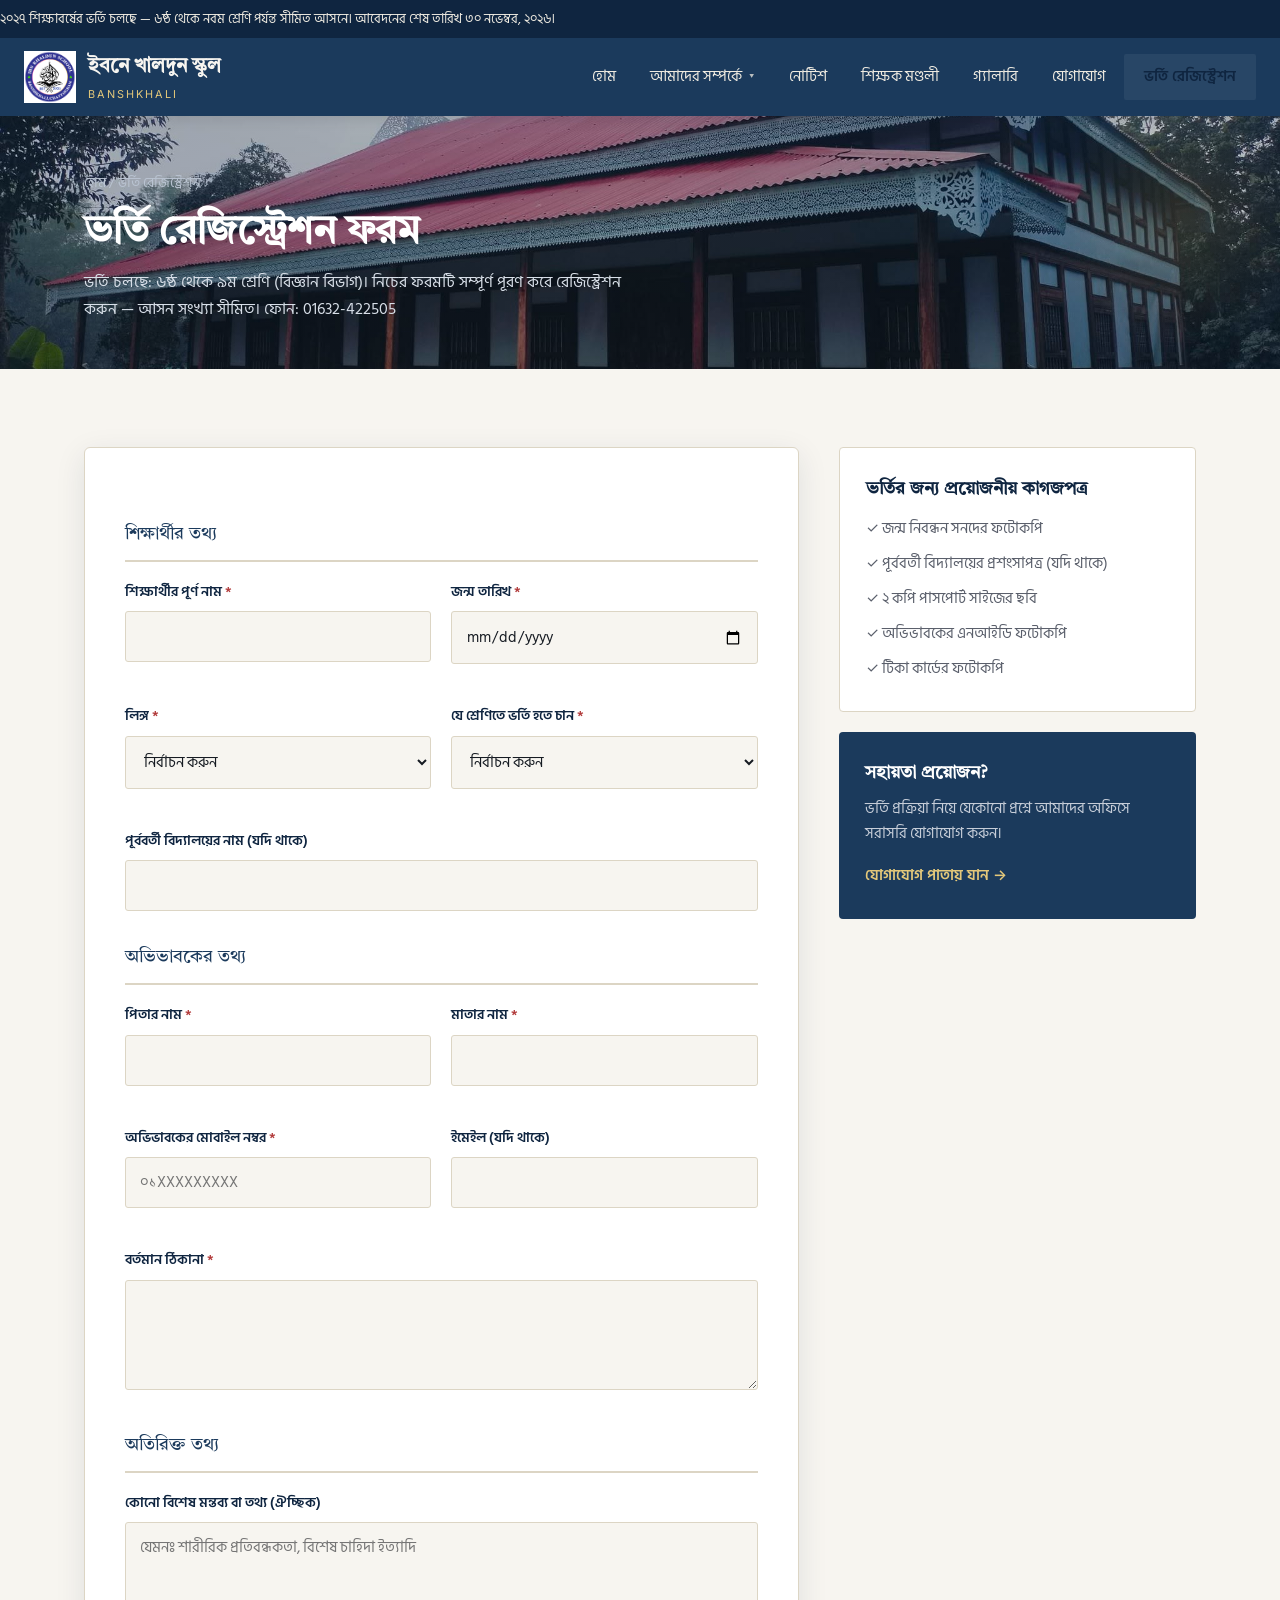
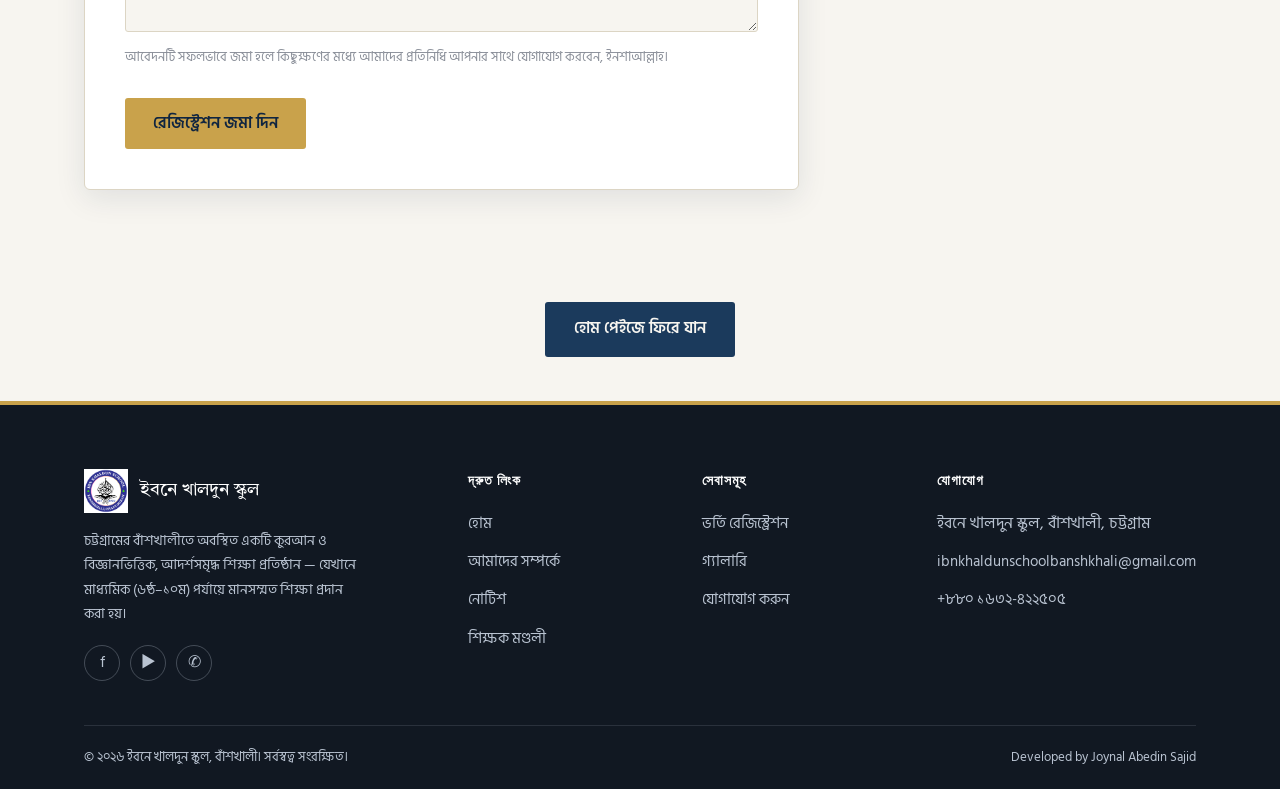
<file: pages/admission.html>
<!DOCTYPE html>
<html lang="bn">
<head>
<meta charset="UTF-8">
<meta name="viewport" content="width=device-width, initial-scale=1">
  <meta name="robots" content="noindex, nofollow">
<title>ভর্তি রেজিস্ট্রেশন — Ibn Khaldun School, Banshkhali</title>
<link rel="icon" href="../assets/img/logo.png" type="image/png">
<link rel="stylesheet" href="../assets/style.css">
</head>
<body>

<div class="topbar">
  <div class="marquee">
    <div class="marquee-track">
      <span>২০২৭ শিক্ষাবর্ষের ভর্তি চলছে — ৬ষ্ঠ থেকে নবম শ্রেণি পর্যন্ত সীমিত আসনে। আবেদনের শেষ তারিখ ৩০ নভেম্বর, ২০২৬।</span>
    </div>
  </div>
</div>

<header class="site-header">
  <div class="nav-wrap">
    <a href="../index.html" class="brand">
      <img src="../assets/img/logo.png" alt="ইবনে খালদুন স্কুল লোগো">
      <div class="brand-text"><div class="bn">ইবনে খালদুন স্কুল</div><div class="en">Banshkhali</div></div>
    </a>
    <button class="hamburger" aria-label="মেনু খুলুন" aria-expanded="false"><span></span><span></span><span></span></button>
    <nav class="main-nav">
      <ul>
        <li><a href="../index.html">হোম</a></li>
        <li class="has-dropdown">
          <a href="about.html">আমাদের সম্পর্কে <span class="caret">▾</span></a>
          <button class="dd-toggle" aria-label="সাবমেনু খুলুন"><span class="caret">▾</span></button>
          <div class="dropdown-panel">
            <a href="about.html#history"><span class="dd-ic">📖</span> আমাদের পরিচিতি ও ইতিহাস</a>
            <a href="about.html#board"><span class="dd-ic">🏛️</span> স্কুল পরিচালনা পর্ষদ</a>
            <a href="about.html#shareholders"><span class="dd-ic">🤝</span> সম্মানিত বিনিয়োগকারীগণ</a>
            <a href="about.html#staff-intro"><span class="dd-ic">👩‍🏫</span> শিক্ষক ও স্টাফ পরিচিতি</a>
            <a href="about.html#facilities"><span class="dd-ic">🏫</span> সুযোগ-সুবিধা ও ক্যাম্পাস</a>
            <a href="about.html#cocurricular"><span class="dd-ic">🎭</span> কো-কারিকুলার এক্টিভিটিস</a>
          </div>
        </li>
        <li><a href="notices.html">নোটিশ</a></li>
        <li><a href="staff.html">শিক্ষক মণ্ডলী</a></li>
        <li><a href="gallery.html">গ্যালারি</a></li>
        <li><a href="contact.html">যোগাযোগ</a></li>
          <li><a href="admission.html" class="nav-cta active">ভর্তি রেজিস্ট্রেশন</a></li>
      </ul>
    </nav>
  </div>
</header>

<div class="page-head" style="background-image:url('../assets/img/scl.jpg');">
  <div class="container">
    <div class="breadcrumb"><a href="../index.html">হোম</a> / ভর্তি রেজিস্ট্রেশন</div>
    <h1>ভর্তি রেজিস্ট্রেশন ফরম</h1>
    <p>ভর্তি চলছে: ৬ষ্ঠ থেকে ৯ম শ্রেণি (বিজ্ঞান বিভাগ)। নিচের ফরমটি সম্পূর্ণ পূরণ করে রেজিস্ট্রেশন করুন — আসন সংখ্যা সীমিত। ফোন: 01632-422505</p>
  </div>
</div>

<section>
  <div class="container">
    <div class="grid-2 admission-layout">

      <div class="reveal">
        <div class="form-card">
          <form id="admissionForm" name="admission" method="POST" data-netlify="true" netlify-honeypot="bot-field" novalidate>
            <input type="hidden" name="form-name" value="admission">
            <p class="hidden" style="display:none;"><label>Don't fill this out if you're human: <input name="bot-field"></label></p>

            <div class="fieldset-title">শিক্ষার্থীর তথ্য</div>
            <div class="form-row">
              <div class="field">
                <label for="studentName">শিক্ষার্থীর পূর্ণ নাম <span class="req">*</span></label>
                <input type="text" id="studentName" name="studentName" required>
              </div>
              <div class="field">
                <label for="dob">জন্ম তারিখ <span class="req">*</span></label>
                <input type="date" id="dob" name="dob" required>
              </div>
            </div>
            <div class="form-row">
              <div class="field">
                <label for="gender">লিঙ্গ <span class="req">*</span></label>
                <select id="gender" name="gender" required>
                  <option value="">নির্বাচন করুন</option>
                  <option value="male">ছেলে</option>
                  <option value="female">মেয়ে</option>
                </select>
              </div>
              <div class="field">
                <label for="classApply">যে শ্রেণিতে ভর্তি হতে চান <span class="req">*</span></label>
                <select id="classApply" name="classApply" required>
                  <option value="">নির্বাচন করুন</option>
                  <option>৬ষ্ঠ শ্রেণি</option>
                  <option>৭ম শ্রেণি</option>
                  <option>৮ম শ্রেণি</option>
                  <option>৯ম শ্রেণি</option>
                </select>
              </div>
            </div>
            <div class="field">
              <label for="prevSchool">পূর্ববর্তী বিদ্যালয়ের নাম (যদি থাকে)</label>
              <input type="text" id="prevSchool" name="prevSchool">
            </div>

            <div class="fieldset-title">অভিভাবকের তথ্য</div>
            <div class="form-row">
              <div class="field">
                <label for="fatherName">পিতার নাম <span class="req">*</span></label>
                <input type="text" id="fatherName" name="fatherName" required>
              </div>
              <div class="field">
                <label for="motherName">মাতার নাম <span class="req">*</span></label>
                <input type="text" id="motherName" name="motherName" required>
              </div>
            </div>
            <div class="form-row">
              <div class="field">
                <label for="guardianPhone">অভিভাবকের মোবাইল নম্বর <span class="req">*</span></label>
                <input type="tel" id="guardianPhone" name="guardianPhone" placeholder="০১XXXXXXXXX" required>
              </div>
              <div class="field">
                <label for="guardianEmail">ইমেইল (যদি থাকে)</label>
                <input type="email" id="guardianEmail" name="guardianEmail">
              </div>
            </div>
            <div class="field">
              <label for="address">বর্তমান ঠিকানা <span class="req">*</span></label>
              <textarea id="address" name="address" required></textarea>
            </div>

            <div class="fieldset-title">অতিরিক্ত তথ্য</div>
            <div class="field">
              <label for="notes">কোনো বিশেষ মন্তব্য বা তথ্য (ঐচ্ছিক)</label>
              <textarea id="notes" name="notes" placeholder="যেমনঃ শারীরিক প্রতিবন্ধকতা, বিশেষ চাহিদা ইত্যাদি"></textarea>
              <div class="field-hint">আবেদনটি সফলভাবে জমা হলে কিছুক্ষণের মধ্যে আমাদের প্রতিনিধি আপনার সাথে যোগাযোগ করবেন, ইনশাআল্লাহ।</div>
            </div>

            <button type="submit" class="btn btn-primary" style="border:none; margin-top:10px;">রেজিস্ট্রেশন জমা দিন</button>
          </form>

          <div class="form-success" id="admissionSuccess">
            <div class="check">✓</div>
            <h3>ধন্যবাদ! আপনার আবেদন গৃহীত হয়েছে</h3>
            <p>কিছুক্ষণের মধ্যে আমাদের প্রতিনিধি আপনার সাথে যোগাযোগ করবেন, ইনশাআল্লাহ। কোনো জরুরি প্রয়োজনে সরাসরি কল করুন +৮৮০ ১৬৩২-৪২২৫০৫।</p>
          </div>
        </div>
      </div>

      <div class="reveal">
        <div class="card" style="margin-bottom:20px;">
          <h3 style="margin-bottom:14px;">ভর্তির জন্য প্রয়োজনীয় কাগজপত্র</h3>
          <ul style="display:flex; flex-direction:column; gap:10px; color:#5A5F6B; font-size:0.92rem;">
            <li>✓ জন্ম নিবন্ধন সনদের ফটোকপি</li>
            <li>✓ পূর্ববর্তী বিদ্যালয়ের প্রশংসাপত্র (যদি থাকে)</li>
            <li>✓ ২ কপি পাসপোর্ট সাইজের ছবি</li>
            <li>✓ অভিভাবকের এনআইডি ফটোকপি</li>
            <li>✓ টিকা কার্ডের ফটোকপি</li>
          </ul>
        </div>
        <div class="card" style="background:var(--navy); border:none;">
          <h3 style="color:var(--white); margin-bottom:10px;">সহায়তা প্রয়োজন?</h3>
          <p style="color:#C6CDD8; font-size:0.92rem; margin-bottom:16px;">ভর্তি প্রক্রিয়া নিয়ে যেকোনো প্রশ্নে আমাদের অফিসে সরাসরি যোগাযোগ করুন।</p>
          <a href="contact.html" style="color:var(--gold-light); font-weight:600; font-size:0.92rem;">যোগাযোগ পাতায় যান →</a>
        </div>
      </div>

    </div>
  </div>
</section>

<div class="page-home-cta"><a href="../index.html" class="btn btn-navy">হোম পেইজে ফিরে যান</a></div>

<footer>
  <div class="container">
    <div class="footer-grid">
      <div>
        <div class="footer-brand"><img src="../assets/img/logo.png" alt="লোগো"><div class="bn">ইবনে খালদুন স্কুল</div></div>
        <p class="desc">চট্টগ্রামের বাঁশখালীতে অবস্থিত একটি কুরআন ও বিজ্ঞানভিত্তিক, আদর্শসমৃদ্ধ শিক্ষা প্রতিষ্ঠান — যেখানে মাধ্যমিক (৬ষ্ঠ–১০ম) পর্যায়ে মানসম্মত শিক্ষা প্রদান করা হয়।</p>
        <div class="social-row"><a href="#" aria-label="Facebook">f</a><a href="#" aria-label="YouTube">▶</a><a href="#" aria-label="WhatsApp">✆</a></div>
      </div>
      <div><h5>দ্রুত লিংক</h5><ul>
        <li><a href="../index.html">হোম</a></li>
        <li><a href="about.html">আমাদের সম্পর্কে</a></li>
        <li><a href="notices.html">নোটিশ</a></li>
        <li><a href="staff.html">শিক্ষক মণ্ডলী</a></li>
      </ul></div>
      <div><h5>সেবাসমূহ</h5><ul>
        <li><a href="admission.html">ভর্তি রেজিস্ট্রেশন</a></li>
        <li><a href="gallery.html">গ্যালারি</a></li>
        <li><a href="contact.html">যোগাযোগ করুন</a></li>
      </ul></div>
      <div><h5>যোগাযোগ</h5><ul>
        <li>ইবনে খালদুন স্কুল, বাঁশখালী, চট্টগ্রাম</li>
        <li><a href="mailto:ibnkhaldunschoolbanshkhali@gmail.com">ibnkhaldunschoolbanshkhali@gmail.com</a></li>
        <li><a href="tel:+8801632422505">+৮৮০ ১৬৩২-৪২২৫০৫</a></li>
      </ul></div>
    </div>
    <div class="footer-bottom">
      <span>© ২০২৬ ইবনে খালদুন স্কুল, বাঁশখালী। সর্বস্বত্ব সংরক্ষিত।</span>
      <span><a href="https://wa.me/8801642622989" target="_blank" rel="noopener" style="color:inherit; text-decoration:none;">Developed by Joynal Abedin Sajid</a></span>
    </div>
  </div>
</footer>

<script src="../assets/main.js"></script>
</body>
</html>
</file>
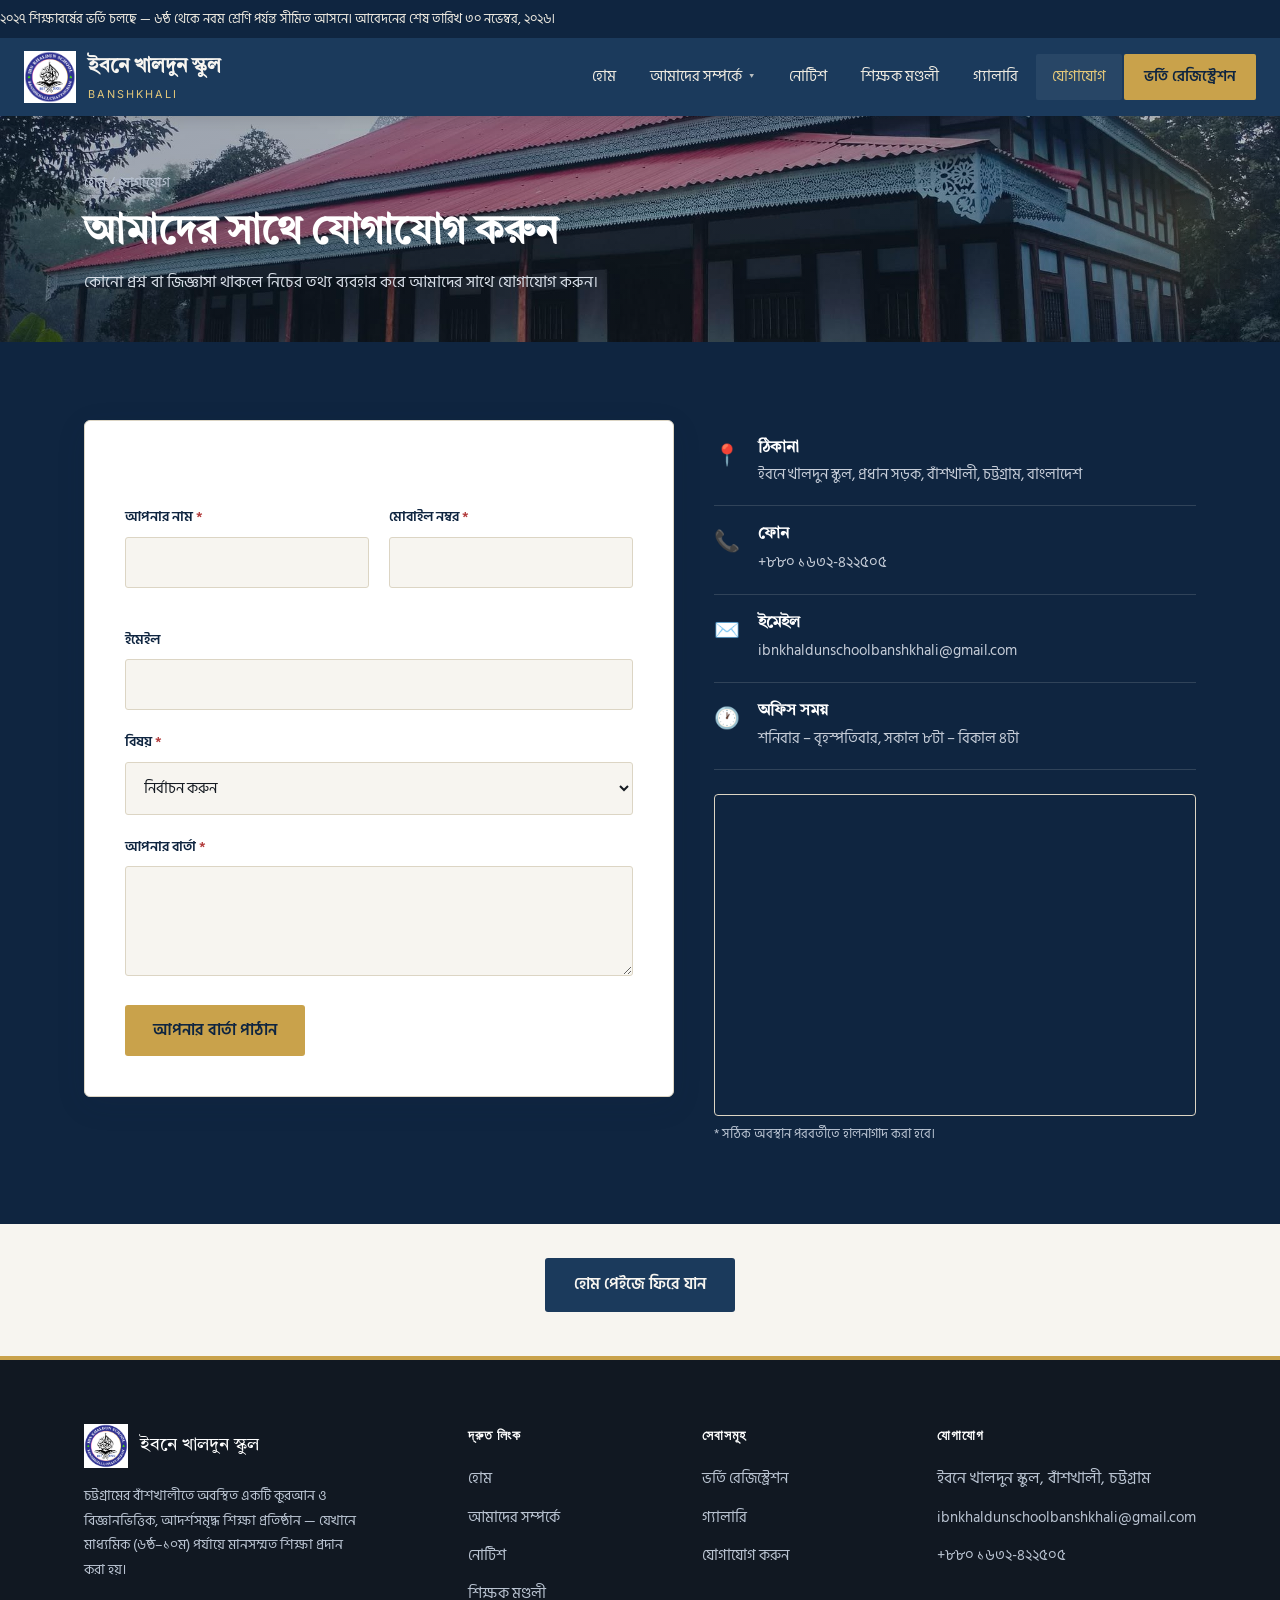
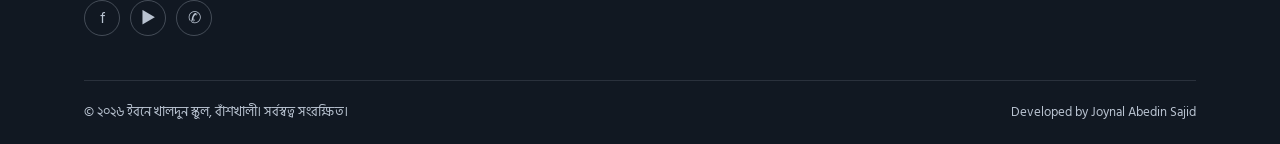
<file: pages/contact.html>
<!DOCTYPE html>
<html lang="bn">
<head>
<meta charset="UTF-8">
<meta name="viewport" content="width=device-width, initial-scale=1">
  <meta name="robots" content="noindex, nofollow">
<title>যোগাযোগ — Ibn Khaldun School, Banshkhali</title>
<link rel="icon" href="../assets/img/logo.png" type="image/png">
<link rel="stylesheet" href="../assets/style.css">
</head>
<body>

<div class="topbar">
  <div class="marquee">
    <div class="marquee-track">
      <span>২০২৭ শিক্ষাবর্ষের ভর্তি চলছে — ৬ষ্ঠ থেকে নবম শ্রেণি পর্যন্ত সীমিত আসনে। আবেদনের শেষ তারিখ ৩০ নভেম্বর, ২০২৬।</span>
    </div>
  </div>
</div>

<header class="site-header">
  <div class="nav-wrap">
    <a href="../index.html" class="brand">
      <img src="../assets/img/logo.png" alt="ইবনে খালদুন স্কুল লোগো">
      <div class="brand-text"><div class="bn">ইবনে খালদুন স্কুল</div><div class="en">Banshkhali</div></div>
    </a>
    <button class="hamburger" aria-label="মেনু খুলুন" aria-expanded="false"><span></span><span></span><span></span></button>
    <nav class="main-nav">
      <ul>
        <li><a href="../index.html">হোম</a></li>
        <li class="has-dropdown">
          <a href="about.html">আমাদের সম্পর্কে <span class="caret">▾</span></a>
          <button class="dd-toggle" aria-label="সাবমেনু খুলুন"><span class="caret">▾</span></button>
          <div class="dropdown-panel">
            <a href="about.html#history"><span class="dd-ic">📖</span> আমাদের পরিচিতি ও ইতিহাস</a>
            <a href="about.html#board"><span class="dd-ic">🏛️</span> স্কুল পরিচালনা পর্ষদ</a>
            <a href="about.html#shareholders"><span class="dd-ic">🤝</span> সম্মানিত বিনিয়োগকারীগণ</a>
            <a href="about.html#staff-intro"><span class="dd-ic">👩‍🏫</span> শিক্ষক ও স্টাফ পরিচিতি</a>
            <a href="about.html#facilities"><span class="dd-ic">🏫</span> সুযোগ-সুবিধা ও ক্যাম্পাস</a>
            <a href="about.html#cocurricular"><span class="dd-ic">🎭</span> কো-কারিকুলার এক্টিভিটিস</a>
          </div>
        </li>
        <li><a href="notices.html">নোটিশ</a></li>
        <li><a href="staff.html">শিক্ষক মণ্ডলী</a></li>
        <li><a href="gallery.html">গ্যালারি</a></li>
        <li><a href="contact.html" class="active">যোগাযোগ</a></li>
          <li><a href="admission.html" class="nav-cta">ভর্তি রেজিস্ট্রেশন</a></li>
      </ul>
    </nav>
  </div>
</header>

<div class="page-head" style="background-image:url('../assets/img/scl.jpg');">
  <div class="container">
    <div class="breadcrumb"><a href="../index.html">হোম</a> / যোগাযোগ</div>
    <h1>আমাদের সাথে যোগাযোগ করুন</h1>
    <p>কোনো প্রশ্ন বা জিজ্ঞাসা থাকলে নিচের তথ্য ব্যবহার করে আমাদের সাথে যোগাযোগ করুন।</p>
  </div>
</div>

<section class="section-navy">
  <div class="container">
    <div class="contact-grid">
      <div class="reveal">
        <div class="form-card" style="background:var(--white);">
          <h3 style="margin-bottom:20px;">বার্তা পাঠান</h3>
          <form id="contactForm" name="contact" method="POST" data-netlify="true" netlify-honeypot="bot-field" novalidate>
            <input type="hidden" name="form-name" value="contact">
            <p class="hidden" style="display:none;"><label>Don't fill this out if you're human: <input name="bot-field"></label></p>
            <div class="form-row">
              <div class="field">
                <label for="cName">আপনার নাম <span class="req">*</span></label>
                <input type="text" id="cName" name="cName" required>
              </div>
              <div class="field">
                <label for="cPhone">মোবাইল নম্বর <span class="req">*</span></label>
                <input type="tel" id="cPhone" name="cPhone" required>
              </div>
            </div>
            <div class="field">
              <label for="cEmail">ইমেইল</label>
              <input type="email" id="cEmail" name="cEmail">
            </div>
            <div class="field">
              <label for="cSubject">বিষয় <span class="req">*</span></label>
              <select id="cSubject" name="cSubject" required>
                <option value="">নির্বাচন করুন</option>
                <option>ভর্তি সংক্রান্ত জিজ্ঞাসা</option>
                <option>একাডেমিক তথ্য</option>
                <option>ফি সংক্রান্ত</option>
                <option>অন্যান্য</option>
              </select>
            </div>
            <div class="field">
              <label for="cMessage">আপনার বার্তা <span class="req">*</span></label>
              <textarea id="cMessage" name="cMessage" required></textarea>
            </div>
            <button type="submit" class="btn btn-primary" style="border:none;">আপনার বার্তা পাঠান</button>
          </form>
          <div class="form-success" id="contactSuccess" role="status">
            <div class="check">✓</div>
            <h3>আপনার বার্তা জমা হয়েছে</h3>
            <p>আপনার বার্তাটি সফলভাবে জমা হয়েছে। কিছুক্ষণের মধ্যে আমাদের প্রতিনিধি আপনার সাথে যোগাযোগ করবেন, ইনশাআল্লাহ।</p>
          </div>
        </div>
      </div>

      <div class="reveal">
        <div class="info-item">
          <div class="ic">📍</div>
          <div><h4>ঠিকানা</h4><p>ইবনে খালদুন স্কুল, প্রধান সড়ক, বাঁশখালী, চট্টগ্রাম, বাংলাদেশ</p></div>
        </div>
        <div class="info-item">
          <div class="ic">📞</div>
          <div><h4>ফোন</h4><a href="tel:+8801632422505">+৮৮০ ১৬৩২-৪২২৫০৫</a></div>
        </div>
        <div class="info-item">
          <div class="ic">✉️</div>
          <div><h4>ইমেইল</h4><a href="mailto:ibnkhaldunschoolbanshkhali@gmail.com">ibnkhaldunschoolbanshkhali@gmail.com</a></div>
        </div>
        <div class="info-item">
          <div class="ic">🕐</div>
          <div><h4>অফিস সময়</h4><p>শনিবার – বৃহস্পতিবার, সকাল ৮টা – বিকাল ৪টা</p></div>
        </div>

        <div class="map-embed mt-24">
          <iframe
            src="https://www.openstreetmap.org/export/embed.html?bbox=91.9%2C22.05%2C92.1%2C22.2&layer=mapnik"
            loading="lazy"
            title="স্কুলের অবস্থান মানচিত্র">
          </iframe>
        </div>
        <p style="font-size:0.8rem; color:#B9C3D1; margin-top:8px;">* সঠিক অবস্থান পরবর্তীতে হালনাগাদ করা হবে।</p>
      </div>
    </div>
  </div>
</section>

<div class="page-home-cta"><a href="../index.html" class="btn btn-navy">হোম পেইজে ফিরে যান</a></div>

<footer>
  <div class="container">
    <div class="footer-grid">
      <div>
        <div class="footer-brand"><img src="../assets/img/logo.png" alt="লোগো"><div class="bn">ইবনে খালদুন স্কুল</div></div>
        <p class="desc">চট্টগ্রামের বাঁশখালীতে অবস্থিত একটি কুরআন ও বিজ্ঞানভিত্তিক, আদর্শসমৃদ্ধ শিক্ষা প্রতিষ্ঠান — যেখানে মাধ্যমিক (৬ষ্ঠ–১০ম) পর্যায়ে মানসম্মত শিক্ষা প্রদান করা হয়।</p>
        <div class="social-row"><a href="#" aria-label="Facebook">f</a><a href="#" aria-label="YouTube">▶</a><a href="#" aria-label="WhatsApp">✆</a></div>
      </div>
      <div><h5>দ্রুত লিংক</h5><ul>
        <li><a href="../index.html">হোম</a></li>
        <li><a href="about.html">আমাদের সম্পর্কে</a></li>
        <li><a href="notices.html">নোটিশ</a></li>
        <li><a href="staff.html">শিক্ষক মণ্ডলী</a></li>
      </ul></div>
      <div><h5>সেবাসমূহ</h5><ul>
        <li><a href="admission.html">ভর্তি রেজিস্ট্রেশন</a></li>
        <li><a href="gallery.html">গ্যালারি</a></li>
        <li><a href="contact.html">যোগাযোগ করুন</a></li>
      </ul></div>
      <div><h5>যোগাযোগ</h5><ul>
        <li>ইবনে খালদুন স্কুল, বাঁশখালী, চট্টগ্রাম</li>
        <li><a href="mailto:ibnkhaldunschoolbanshkhali@gmail.com">ibnkhaldunschoolbanshkhali@gmail.com</a></li>
        <li><a href="tel:+8801632422505">+৮৮০ ১৬৩২-৪২২৫০৫</a></li>
      </ul></div>
    </div>
    <div class="footer-bottom">
      <span>© ২০২৬ ইবনে খালদুন স্কুল, বাঁশখালী। সর্বস্বত্ব সংরক্ষিত।</span>
      <span><a href="https://wa.me/8801642622989" target="_blank" rel="noopener" style="color:inherit; text-decoration:none;">Developed by Joynal Abedin Sajid</a></span>
    </div>
  </div>
</footer>

<script src="../assets/main.js"></script>
</body>
</html>
</file>
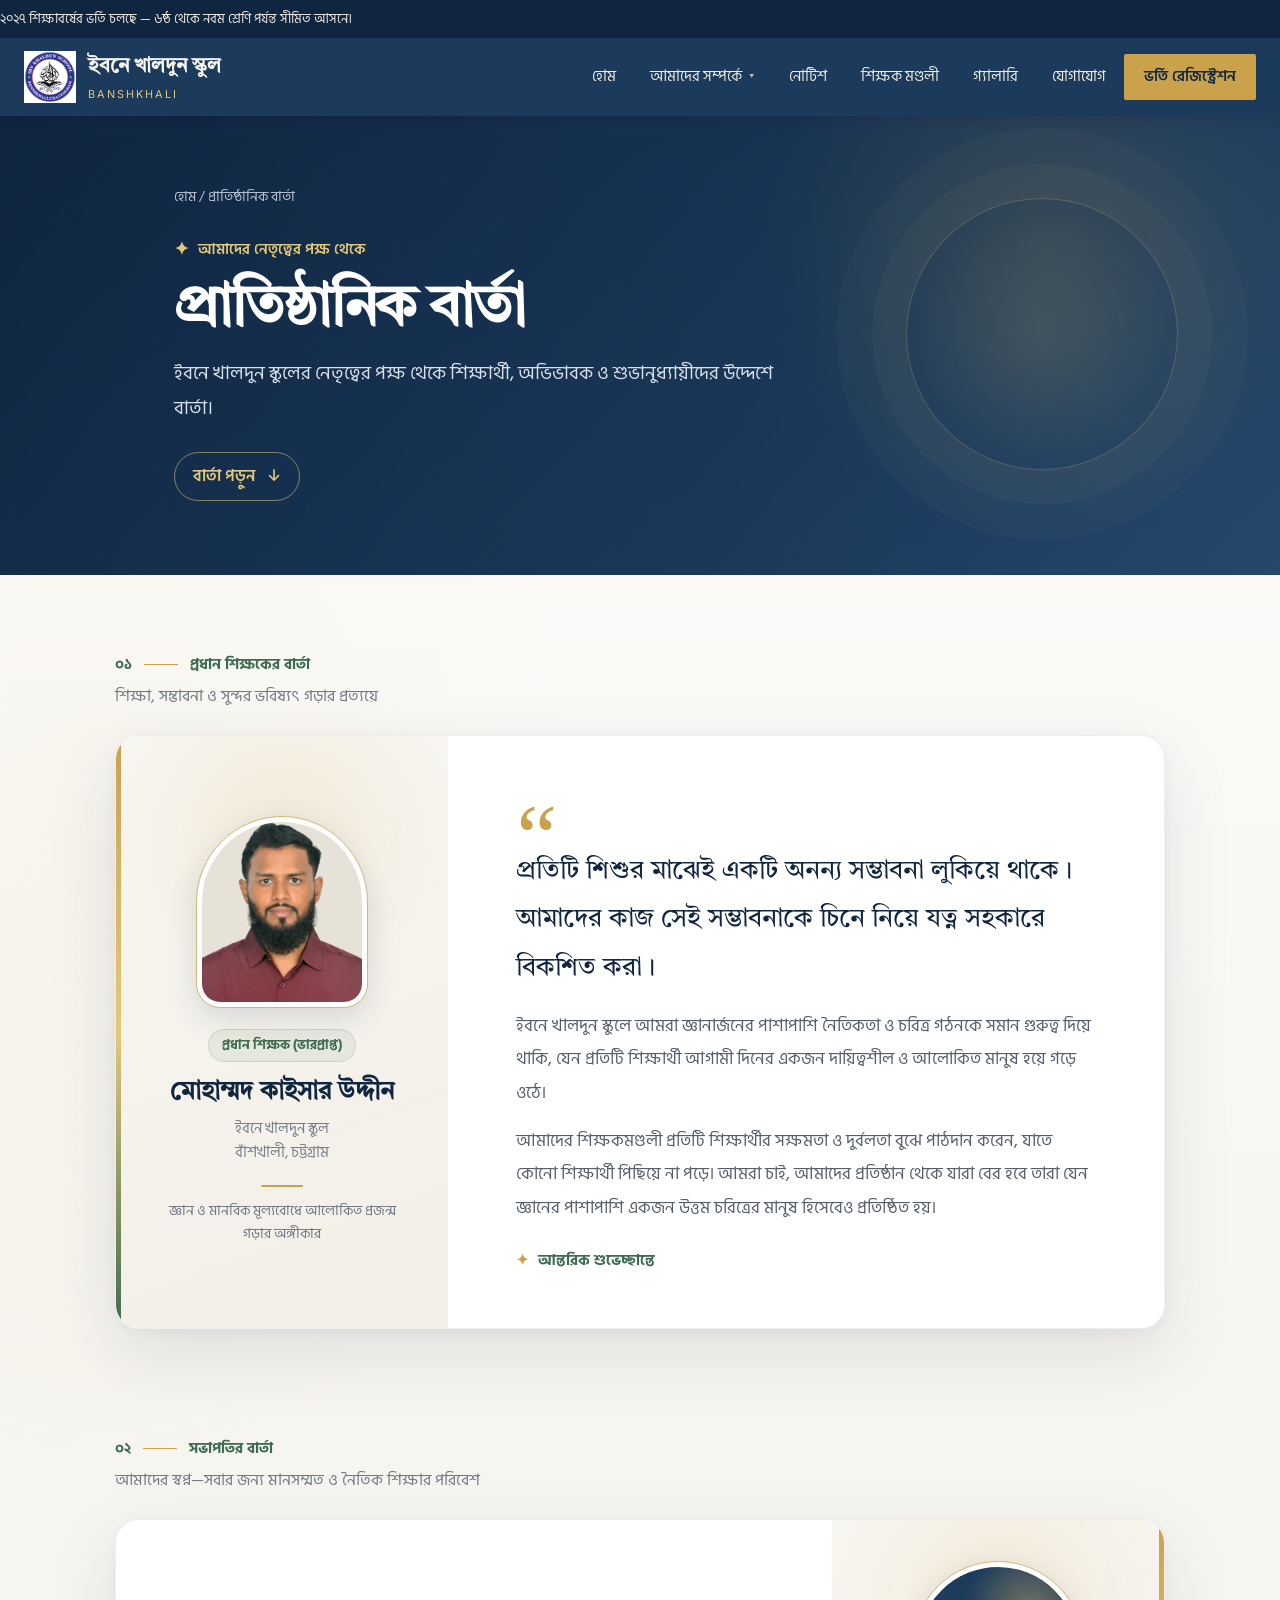
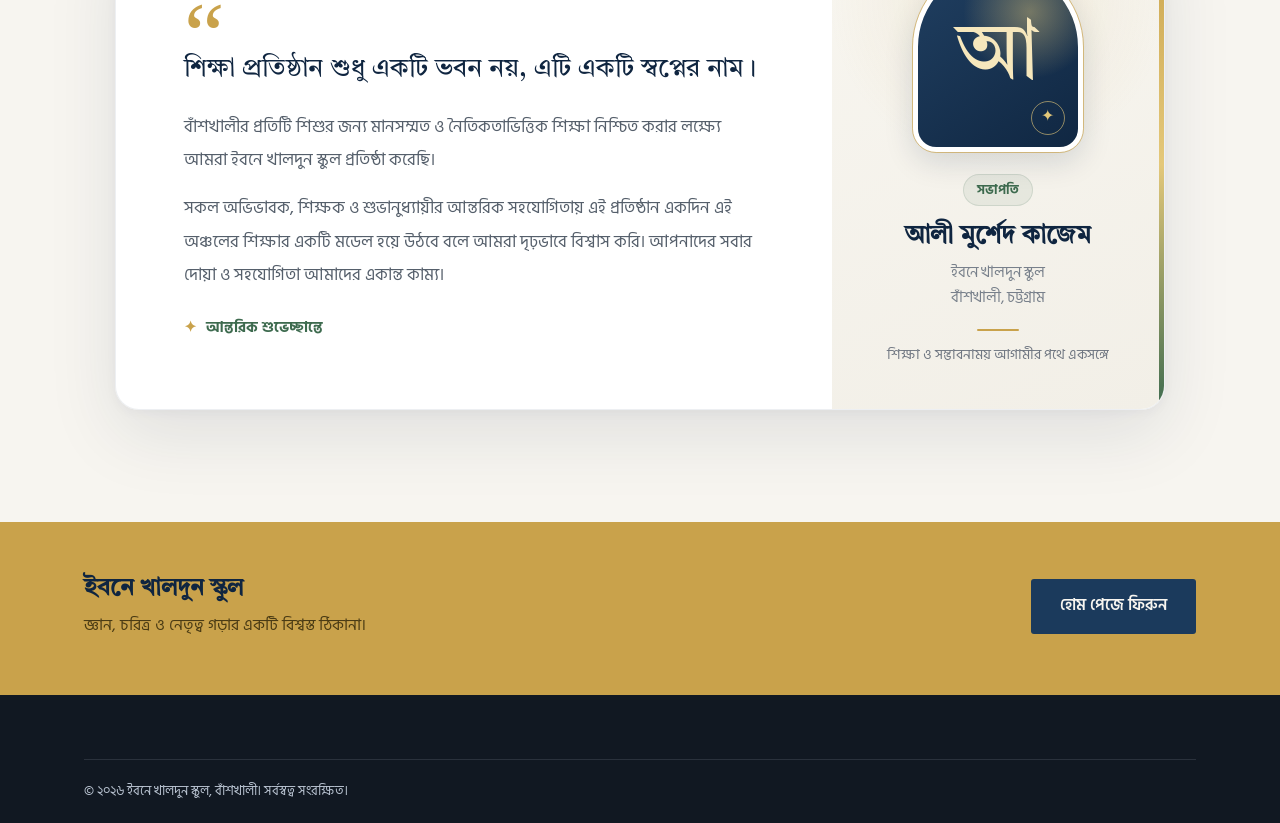
<file: pages/message.html>
<!DOCTYPE html>
<html lang="bn">
<head>
<meta charset="UTF-8">
<meta name="viewport" content="width=device-width, initial-scale=1">
<meta name="robots" content="noindex, nofollow">
<title>প্রাতিষ্ঠানিক বার্তা — ইবনে খালদুন স্কুল</title>
<link rel="icon" href="../assets/img/logo.png" type="image/png">
<link rel="stylesheet" href="../assets/style.css">
<link rel="stylesheet" href="../assets/message.css">
</head>
<body class="message-page">

<div class="topbar">
  <div class="marquee"><div class="marquee-track">
    <span>২০২৭ শিক্ষাবর্ষের ভর্তি চলছে — ৬ষ্ঠ থেকে নবম শ্রেণি পর্যন্ত সীমিত আসনে।</span>
  </div></div>
</div>

<header class="site-header">
  <div class="nav-wrap">
    <a href="../index.html" class="brand">
      <img src="../assets/img/logo.png" alt="ইবনে খালদুন স্কুল লোগো">
      <div class="brand-text"><div class="bn">ইবনে খালদুন স্কুল</div><div class="en">Banshkhali</div></div>
    </a>
    <button class="hamburger" aria-label="মেনু খুলুন" aria-expanded="false"><span></span><span></span><span></span></button>
    <nav class="main-nav"><ul>
      <li><a href="../index.html">হোম</a></li>
      <li class="has-dropdown">
        <a href="about.html">আমাদের সম্পর্কে <span class="caret">▾</span></a>
        <button class="dd-toggle" aria-label="সাবমেনু খুলুন"><span class="caret">▾</span></button>
        <div class="dropdown-panel">
          <a href="../about.html#history"><span class="dd-ic">📖</span> আমাদের পরিচিতি ও ইতিহাস</a>
          <a href="../about.html#board"><span class="dd-ic">🏛️</span> স্কুল পরিচালনা পর্ষদ</a>
          <a href="../about.html#shareholders"><span class="dd-ic">🤝</span> সম্মানিত বিনিয়োগকারীগণ</a>
          <a href="../about.html#staff-intro"><span class="dd-ic">👩‍🏫</span> শিক্ষক ও স্টাফ পরিচিতি</a>
        </div>
      </li>
      <li><a href="notices.html">নোটিশ</a></li>
      <li><a href="staff.html">শিক্ষক মণ্ডলী</a></li>
      <li><a href="gallery.html">গ্যালারি</a></li>
      <li><a href="contact.html">যোগাযোগ</a></li>
          <li><a href="admission.html" class="nav-cta">ভর্তি রেজিস্ট্রেশন</a></li>
    </ul></nav>
  </div>
</header>

<div class="page-head message-hero">
  <div class="container">
    <div class="breadcrumb"><a href="../index.html">হোম</a> / প্রাতিষ্ঠানিক বার্তা</div>
    <div class="message-hero-label"><span aria-hidden="true">✦</span> আমাদের নেতৃত্বের পক্ষ থেকে</div>
    <h1>প্রাতিষ্ঠানিক বার্তা</h1>
    <p>ইবনে খালদুন স্কুলের নেতৃত্বের পক্ষ থেকে শিক্ষার্থী, অভিভাবক ও শুভানুধ্যায়ীদের উদ্দেশে বার্তা।</p>
    <a class="message-hero-link" href="#head-teacher">বার্তা পড়ুন <span aria-hidden="true">↓</span></a>
  </div>
</div>

<section id="head-teacher" class="message-section message-section--head">
  <div class="container">
    <div class="message-section-heading reveal">
    <span class="message-index">০১ <span></span> প্রধান শিক্ষকের বার্তা</span>
    <p>শিক্ষা, সম্ভাবনা ও সুন্দর ভবিষ্যৎ গড়ার প্রত্যয়ে</p>
    </div>
    <article class="message-card reveal">
    <div class="message-profile">
      <div class="message-portrait">
        <img src="../assets/img/t1.png" alt="মোহাম্মদ কাইসার উদ্দীন">
      </div>
      <span class="message-role">প্রধান শিক্ষক (ভারপ্রাপ্ত)</span>
      <h2 class="message-name">মোহাম্মদ কাইসার উদ্দীন</h2>
      <p class="message-school">ইবনে খালদুন স্কুল<br>বাঁশখালী, চট্টগ্রাম</p>
      <span class="message-profile-rule" aria-hidden="true"></span>
      <p class="message-profile-note">জ্ঞান ও মানবিক মূল্যবোধে আলোকিত প্রজন্ম গড়ার অঙ্গীকার</p>
    </div>
    <div class="message-copy">
      <span class="message-quote-mark" aria-hidden="true">“</span>
      <p class="message-lead">প্রতিটি শিশুর মাঝেই একটি অনন্য সম্ভাবনা লুকিয়ে থাকে। আমাদের কাজ সেই সম্ভাবনাকে চিনে নিয়ে যত্ন সহকারে বিকশিত করা।</p>
      <p>ইবনে খালদুন স্কুলে আমরা জ্ঞানার্জনের পাশাপাশি নৈতিকতা ও চরিত্র গঠনকে সমান গুরুত্ব দিয়ে থাকি, যেন প্রতিটি শিক্ষার্থী আগামী দিনের একজন দায়িত্বশীল ও আলোকিত মানুষ হয়ে গড়ে ওঠে।</p>
      <p>আমাদের শিক্ষকমণ্ডলী প্রতিটি শিক্ষার্থীর সক্ষমতা ও দুর্বলতা বুঝে পাঠদান করেন, যাতে কোনো শিক্ষার্থী পিছিয়ে না পড়ে। আমরা চাই, আমাদের প্রতিষ্ঠান থেকে যারা বের হবে তারা যেন জ্ঞানের পাশাপাশি একজন উত্তম চরিত্রের মানুষ হিসেবেও প্রতিষ্ঠিত হয়।</p>
      <div class="message-signoff"><span aria-hidden="true">✦</span> আন্তরিক শুভেচ্ছান্তে</div>
    </div>
    </article>
  </div>
</section>

<section id="chairman" class="message-section message-section--chairman">
  <div class="container">
    <div class="message-section-heading reveal">
    <span class="message-index">০২ <span></span> সভাপতির বার্তা</span>
    <p>আমাদের স্বপ্ন—সবার জন্য মানসম্মত ও নৈতিক শিক্ষার পরিবেশ</p>
    </div>
    <article class="message-card message-card--reverse reveal">
    <div class="message-profile">
      <div class="message-portrait message-portrait--placeholder" aria-hidden="true">
        <span>আ</span>
        <i>✦</i>
      </div>
      <span class="message-role">সভাপতি</span>
      <h2 class="message-name">আলী মুর্শেদ কাজেম</h2>
      <p class="message-school">ইবনে খালদুন স্কুল<br>বাঁশখালী, চট্টগ্রাম</p>
      <span class="message-profile-rule" aria-hidden="true"></span>
      <p class="message-profile-note">শিক্ষা ও সম্ভাবনাময় আগামীর পথে একসঙ্গে</p>
    </div>
    <div class="message-copy">
      <span class="message-quote-mark" aria-hidden="true">“</span>
      <p class="message-lead">শিক্ষা প্রতিষ্ঠান শুধু একটি ভবন নয়, এটি একটি স্বপ্নের নাম।</p>
      <p>বাঁশখালীর প্রতিটি শিশুর জন্য মানসম্মত ও নৈতিকতাভিত্তিক শিক্ষা নিশ্চিত করার লক্ষ্যে আমরা ইবনে খালদুন স্কুল প্রতিষ্ঠা করেছি।</p>
      <p>সকল অভিভাবক, শিক্ষক ও শুভানুধ্যায়ীর আন্তরিক সহযোগিতায় এই প্রতিষ্ঠান একদিন এই অঞ্চলের শিক্ষার একটি মডেল হয়ে উঠবে বলে আমরা দৃঢ়ভাবে বিশ্বাস করি। আপনাদের সবার দোয়া ও সহযোগিতা আমাদের একান্ত কাম্য।</p>
      <div class="message-signoff"><span aria-hidden="true">✦</span> আন্তরিক শুভেচ্ছান্তে</div>
    </div>
    </article>
  </div>
</section>

<div class="cta-strip"><div class="container"><div><h3>ইবনে খালদুন স্কুল</h3><p>জ্ঞান, চরিত্র ও নেতৃত্ব গড়ার একটি বিশ্বস্ত ঠিকানা।</p></div><a href="../index.html" class="btn btn-navy">হোম পেজে ফিরুন</a></div></div>

<footer><div class="container"><div class="footer-bottom"><span>© ২০২৬ ইবনে খালদুন স্কুল, বাঁশখালী। সর্বস্বত্ব সংরক্ষিত।</span></div></div></footer>
<script src="../assets/main.js"></script>
</body>
</html>
</file>
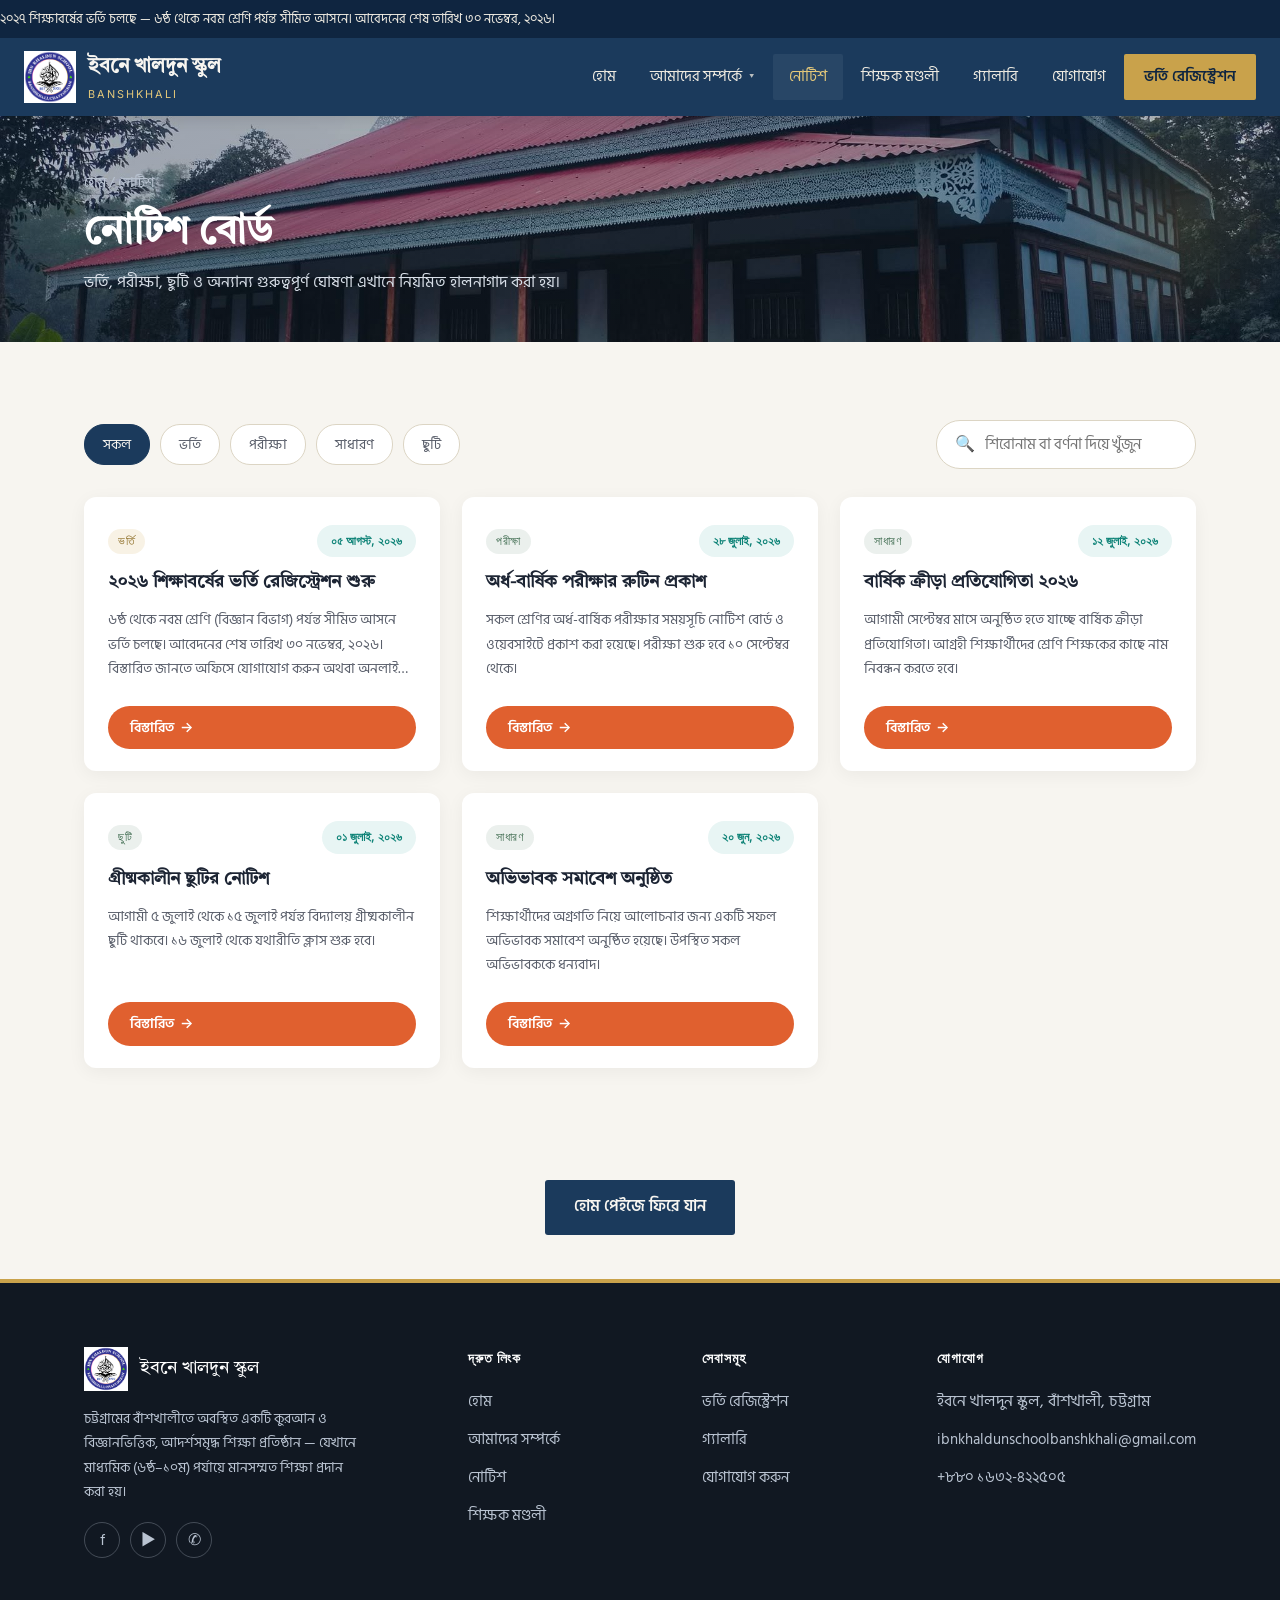
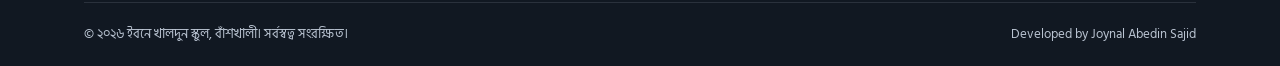
<file: pages/notices.html>
<!DOCTYPE html>
<html lang="bn">
<head>
<meta charset="UTF-8">
<meta name="viewport" content="width=device-width, initial-scale=1">
  <meta name="robots" content="noindex, nofollow">
<title>নোটিশ — Ibn Khaldun School, Banshkhali</title>
<link rel="icon" href="../assets/img/logo.png" type="image/png">
<link rel="stylesheet" href="../assets/style.css">
</head>
<body>

<div class="topbar">
  <div class="marquee">
    <div class="marquee-track">
      <span>২০২৭ শিক্ষাবর্ষের ভর্তি চলছে — ৬ষ্ঠ থেকে নবম শ্রেণি পর্যন্ত সীমিত আসনে। আবেদনের শেষ তারিখ ৩০ নভেম্বর, ২০২৬।</span>
    </div>
  </div>
</div>

<header class="site-header">
  <div class="nav-wrap">
    <a href="../index.html" class="brand">
      <img src="../assets/img/logo.png" alt="ইবনে খালদুন স্কুল লোগো">
      <div class="brand-text"><div class="bn">ইবনে খালদুন স্কুল</div><div class="en">Banshkhali</div></div>
    </a>
    <button class="hamburger" aria-label="মেনু খুলুন" aria-expanded="false"><span></span><span></span><span></span></button>
    <nav class="main-nav">
      <ul>
        <li><a href="../index.html">হোম</a></li>
        <li class="has-dropdown">
          <a href="about.html">আমাদের সম্পর্কে <span class="caret">▾</span></a>
          <button class="dd-toggle" aria-label="সাবমেনু খুলুন"><span class="caret">▾</span></button>
          <div class="dropdown-panel">
            <a href="about.html#history"><span class="dd-ic">📖</span> আমাদের পরিচিতি ও ইতিহাস</a>
            <a href="about.html#board"><span class="dd-ic">🏛️</span> স্কুল পরিচালনা পর্ষদ</a>
            <a href="about.html#shareholders"><span class="dd-ic">🤝</span> সম্মানিত বিনিয়োগকারীগণ</a>
            <a href="about.html#staff-intro"><span class="dd-ic">👩‍🏫</span> শিক্ষক ও স্টাফ পরিচিতি</a>
            <a href="about.html#facilities"><span class="dd-ic">🏫</span> সুযোগ-সুবিধা ও ক্যাম্পাস</a>
            <a href="about.html#cocurricular"><span class="dd-ic">🎭</span> কো-কারিকুলার এক্টিভিটিস</a>
          </div>
        </li>
        <li><a href="notices.html" class="active">নোটিশ</a></li>
        <li><a href="staff.html">শিক্ষক মণ্ডলী</a></li>
        <li><a href="gallery.html">গ্যালারি</a></li>
        <li><a href="contact.html">যোগাযোগ</a></li>
          <li><a href="admission.html" class="nav-cta">ভর্তি রেজিস্ট্রেশন</a></li>
      </ul>
    </nav>
  </div>
</header>

<div class="page-head" style="background-image:url('../assets/img/scl.jpg');">
  <div class="container">
    <div class="breadcrumb"><a href="../index.html">হোম</a> / নোটিশ</div>
    <h1>নোটিশ বোর্ড</h1>
    <p>ভর্তি, পরীক্ষা, ছুটি ও অন্যান্য গুরুত্বপূর্ণ ঘোষণা এখানে নিয়মিত হালনাগাদ করা হয়।</p>
  </div>
</div>

<section>
  <div class="container">
    <div class="notice-toolbar reveal">
      <div class="gallery-filters" style="margin-bottom:0;">
        <button class="gfilter active" data-filter="all">সকল</button>
        <button class="gfilter" data-filter="admission">ভর্তি</button>
        <button class="gfilter" data-filter="exam">পরীক্ষা</button>
        <button class="gfilter" data-filter="event">সাধারণ</button>
        <button class="gfilter" data-filter="holiday">ছুটি</button>
      </div>
      <div class="notice-search">
        <span class="si">🔍</span>
        <input type="text" id="noticeSearch" placeholder="শিরোনাম বা বর্ণনা দিয়ে খুঁজুন">
      </div>
    </div>

    <div class="notice-grid reveal" id="noticeGrid">
      <!-- Notice cards are rendered here by assets/main.js from assets/notices-data.js -->
    </div>
  </div>
</section>

<div class="page-home-cta"><a href="../index.html" class="btn btn-navy">হোম পেইজে ফিরে যান</a></div>

<footer>
  <div class="container">
    <div class="footer-grid">
      <div>
        <div class="footer-brand"><img src="../assets/img/logo.png" alt="লোগো"><div class="bn">ইবনে খালদুন স্কুল</div></div>
        <p class="desc">চট্টগ্রামের বাঁশখালীতে অবস্থিত একটি কুরআন ও বিজ্ঞানভিত্তিক, আদর্শসমৃদ্ধ শিক্ষা প্রতিষ্ঠান — যেখানে মাধ্যমিক (৬ষ্ঠ–১০ম) পর্যায়ে মানসম্মত শিক্ষা প্রদান করা হয়।</p>
        <div class="social-row"><a href="#" aria-label="Facebook">f</a><a href="#" aria-label="YouTube">▶</a><a href="#" aria-label="WhatsApp">✆</a></div>
      </div>
      <div><h5>দ্রুত লিংক</h5><ul>
        <li><a href="../index.html">হোম</a></li>
        <li><a href="about.html">আমাদের সম্পর্কে</a></li>
        <li><a href="notices.html">নোটিশ</a></li>
        <li><a href="staff.html">শিক্ষক মণ্ডলী</a></li>
      </ul></div>
      <div><h5>সেবাসমূহ</h5><ul>
        <li><a href="admission.html">ভর্তি রেজিস্ট্রেশন</a></li>
        <li><a href="gallery.html">গ্যালারি</a></li>
        <li><a href="contact.html">যোগাযোগ করুন</a></li>
      </ul></div>
      <div><h5>যোগাযোগ</h5><ul>
        <li>ইবনে খালদুন স্কুল, বাঁশখালী, চট্টগ্রাম</li>
        <li><a href="mailto:ibnkhaldunschoolbanshkhali@gmail.com">ibnkhaldunschoolbanshkhali@gmail.com</a></li>
        <li><a href="tel:+8801632422505">+৮৮০ ১৬৩২-৪২২৫০৫</a></li>
      </ul></div>
    </div>
    <div class="footer-bottom">
      <span>© ২০২৬ ইবনে খালদুন স্কুল, বাঁশখালী। সর্বস্বত্ব সংরক্ষিত।</span>
      <span><a href="https://wa.me/8801642622989" target="_blank" rel="noopener" style="color:inherit; text-decoration:none;">Developed by Joynal Abedin Sajid</a></span>
    </div>
  </div>
</footer>

<script src="../assets/notices-data.js"></script>
<script src="../assets/main.js"></script>
</body>
</html>
</file>
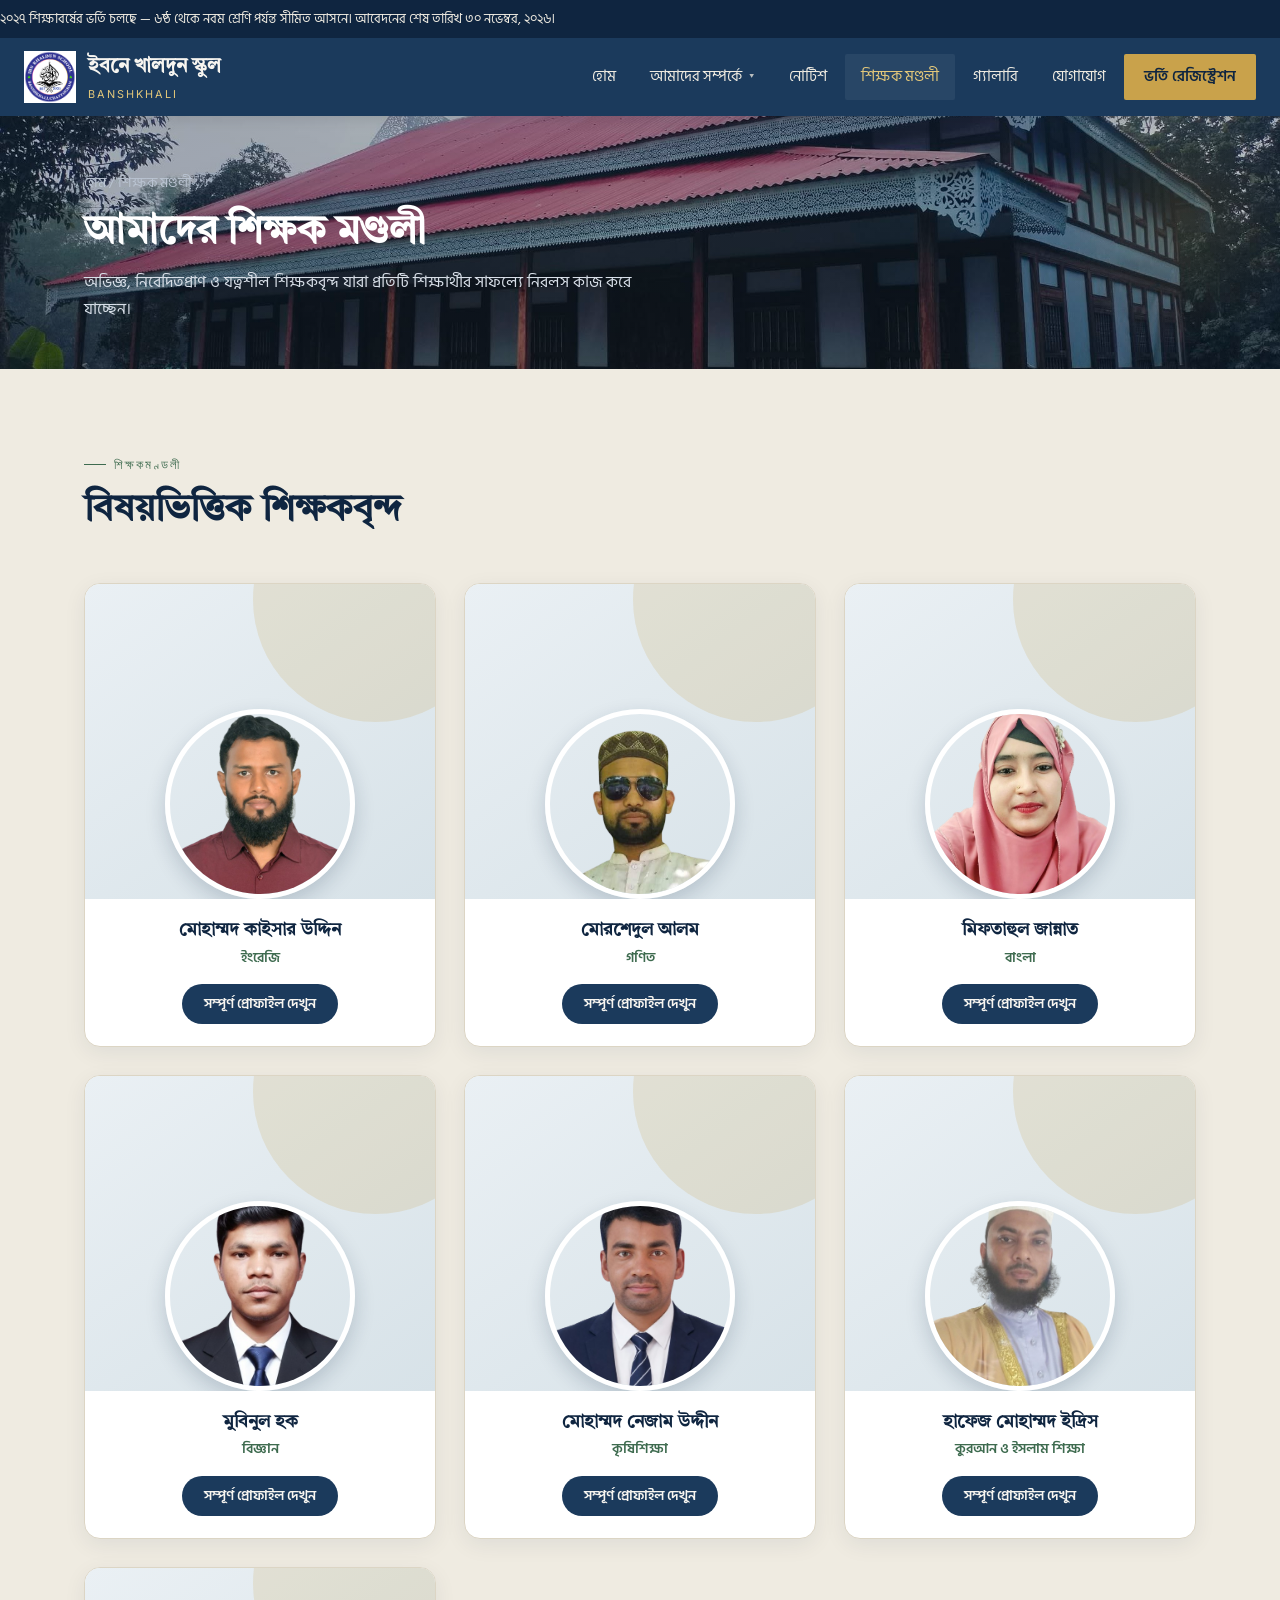
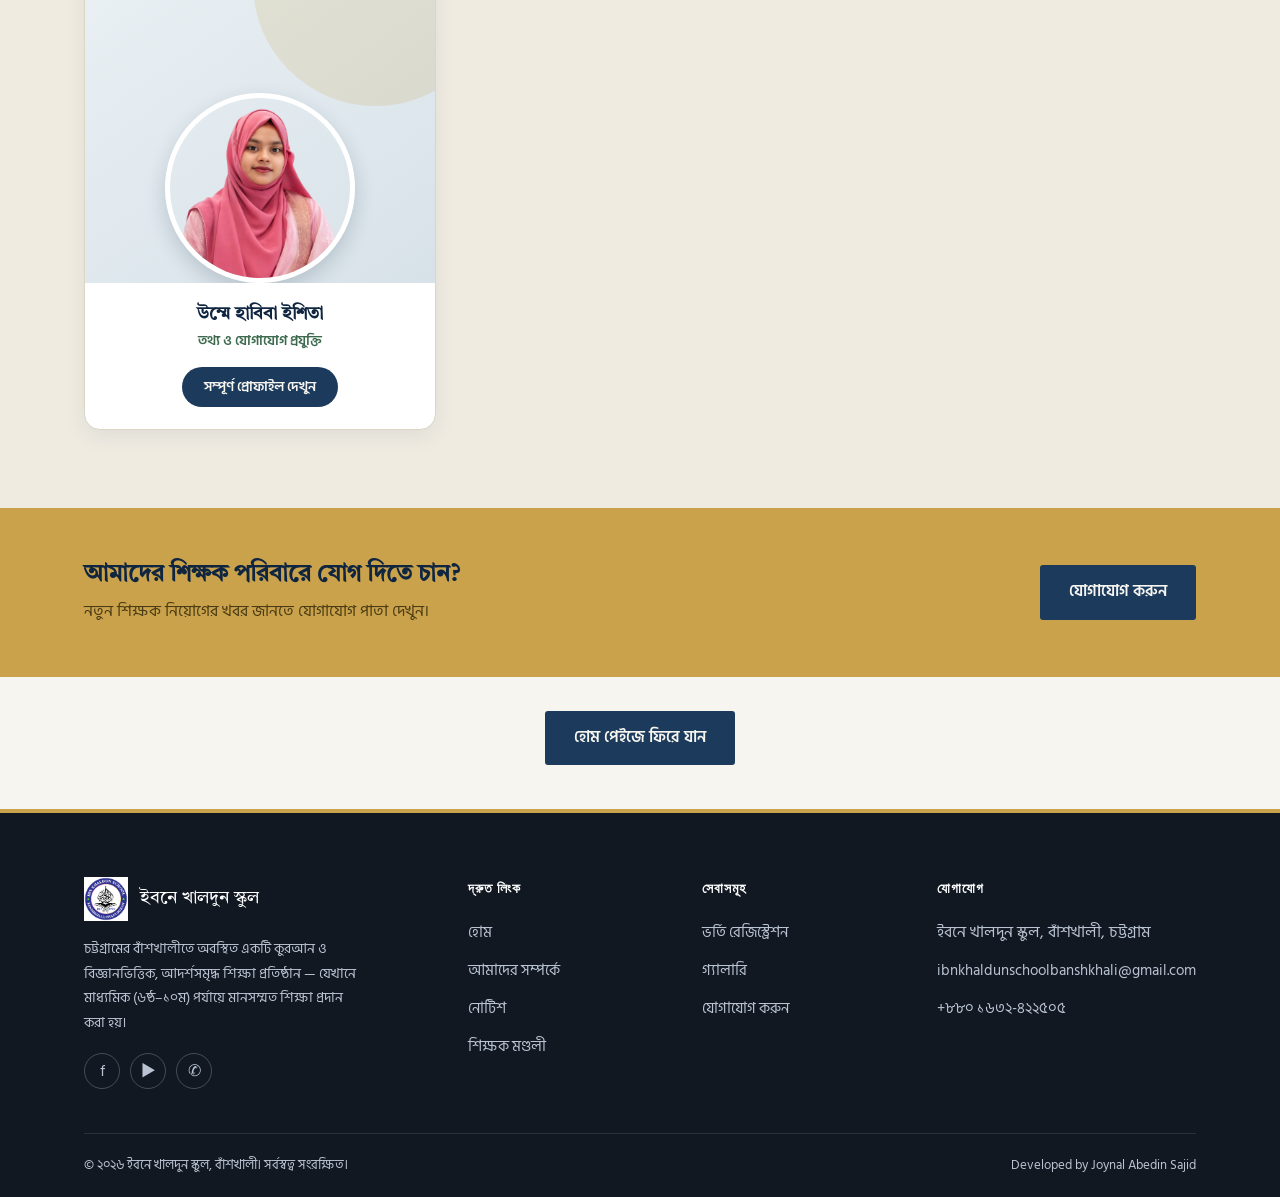
<file: pages/staff.html>
<!DOCTYPE html>
<html lang="bn">
<head>
<meta charset="UTF-8">
<meta name="viewport" content="width=device-width, initial-scale=1">
  <meta name="robots" content="noindex, nofollow">
<title>শিক্ষক মণ্ডলী — Ibn Khaldun School, Banshkhali</title>
<link rel="icon" href="../assets/img/logo.png" type="image/png">
<link rel="stylesheet" href="../assets/style.css">
<style>
.staff-grid-new{display:grid;grid-template-columns:repeat(3,1fr);gap:28px;}
@media(max-width:940px){.staff-grid-new{grid-template-columns:repeat(2,1fr);}}
@media(max-width:640px){.staff-grid-new{grid-template-columns:1fr;}}

.teacher-card{background:var(--white);border:1px solid var(--paper-line);border-radius:16px;overflow:hidden;text-align:center;box-shadow:0 6px 22px rgba(15,37,64,0.07);transition:transform .25s ease,box-shadow .25s ease;}
.teacher-card:hover{transform:translateY(-6px);box-shadow:0 16px 34px rgba(15,37,64,0.14);}
.teacher-card .tc-photo{width:100%;aspect-ratio:1/0.9;display:flex;align-items:flex-end;justify-content:center;overflow:hidden;position:relative;padding:22px 22px 0;background:linear-gradient(145deg,#EAF0F4 0%,#D7E2E8 100%);}
.teacher-card .tc-photo::before{content:"";position:absolute;width:70%;aspect-ratio:1;border-radius:50%;top:-34%;right:-18%;background:rgba(201,162,75,0.18);}
.teacher-card .tc-photo img{position:relative;width:min(76%,190px);height:auto;aspect-ratio:1;object-fit:cover;display:block;border:5px solid var(--white);border-radius:50%;box-shadow:0 8px 20px rgba(15,37,64,0.18);transition:transform .3s ease;}
.teacher-card:hover .tc-photo img{transform:translateY(-4px) scale(1.02);}
.teacher-card .tc-photo .tc-placeholder{width:100%;height:100%;display:flex;align-items:center;justify-content:center;font-size:3.2rem;color:var(--gold-light);background:var(--navy);}
.teacher-card .tc-body{padding:20px 16px 22px;}
.teacher-card .tc-body h4{font-family:'Tiro Bangla',serif;color:var(--navy-dark);font-size:1.12rem;margin-bottom:4px;}
.teacher-card .tc-body .role{color:var(--green);font-size:0.86rem;font-weight:600;margin-bottom:14px;}
.btn-view-profile{display:inline-block;padding:9px 22px;border-radius:24px;font-size:0.86rem;font-weight:600;background:var(--navy);color:var(--paper);border:none;cursor:pointer;transition:background .2s,transform .2s,box-shadow .2s;}
.btn-view-profile:hover{background:var(--navy-mid);transform:translateY(-1px);}

.pm-overlay{position:fixed;inset:0;z-index:9999;background:rgba(10,20,35,0.88);display:none;align-items:center;justify-content:center;padding:16px;overflow-y:auto;}
.pm-overlay.open{display:flex;}
.pm-box{background:var(--white);border-radius:12px;max-width:560px;width:100%;max-height:calc(100vh - 32px);display:flex;flex-direction:column;overflow:hidden;box-shadow:0 20px 60px rgba(0,0,0,0.35);position:relative;}
.pm-close{position:absolute;top:14px;right:16px;background:none;border:none;font-size:1.8rem;cursor:pointer;color:#fff;line-height:1;z-index:2;}
.pm-close:hover{opacity:0.8;}
.pm-header{background:linear-gradient(135deg,var(--navy),var(--navy-dark));padding:40px 30px 30px;text-align:center;}
.pm-photo{width:110px;height:110px;border-radius:50%;overflow:hidden;margin:0 auto 16px;border:4px solid var(--gold);box-shadow:0 6px 20px rgba(0,0,0,0.2);}
.pm-photo img{width:100%;height:100%;object-fit:cover;}
.pm-photo .pm-placeholder{width:100%;height:100%;display:flex;align-items:center;justify-content:center;font-size:2.6rem;color:var(--gold-light);background:var(--navy-mid);}
.pm-header h3{color:var(--white);font-family:'Tiro Bangla',serif;font-size:1.3rem;margin-bottom:4px;}
.pm-header .pm-role{color:var(--gold-light);font-size:0.9rem;}
.pm-body{padding:28px 30px 32px;overflow-y:auto;}
.pm-body .pm-row{display:flex;gap:12px;padding:14px 0;border-bottom:1px solid var(--paper-line);align-items:flex-start;}
.pm-body .pm-row:last-child{border-bottom:none;}
.pm-body .pm-label{min-width:110px;color:#8A8F99;font-size:0.86rem;font-weight:600;}
.pm-body .pm-value{color:var(--ink);font-size:0.94rem;}
@media(max-width:640px){
  .pm-overlay{padding:10px;align-items:flex-start;}
  .pm-box{max-height:calc(100vh - 20px);}
  .pm-header{padding:28px 20px 22px;}
  .pm-body{padding:18px 20px 22px;}
  .pm-body .pm-row{gap:8px;padding:12px 0;}
  .pm-body .pm-label{min-width:92px;}
}
</style>
</head>
<body>

<div class="topbar">
  <div class="marquee">
    <div class="marquee-track">
      <span>২০২৭ শিক্ষাবর্ষের ভর্তি চলছে — ৬ষ্ঠ থেকে নবম শ্রেণি পর্যন্ত সীমিত আসনে। আবেদনের শেষ তারিখ ৩০ নভেম্বর, ২০২৬।</span>
    </div>
  </div>
</div>

<header class="site-header">
  <div class="nav-wrap">
    <a href="../index.html" class="brand">
      <img src="../assets/img/logo.png" alt="ইবনে খালদুন স্কুল লোগো">
      <div class="brand-text"><div class="bn">ইবনে খালদুন স্কুল</div><div class="en">Banshkhali</div></div>
    </a>
    <button class="hamburger" aria-label="মেনু খুলুন" aria-expanded="false"><span></span><span></span><span></span></button>
    <nav class="main-nav">
      <ul>
        <li><a href="../index.html">হোম</a></li>
        <li class="has-dropdown">
          <a href="about.html">আমাদের সম্পর্কে <span class="caret">▾</span></a>
          <button class="dd-toggle" aria-label="সাবমেনু খুলুন"><span class="caret">▾</span></button>
          <div class="dropdown-panel">
            <a href="about.html#history"><span class="dd-ic">📖</span> আমাদের পরিচিতি ও ইতিহাস</a>
            <a href="about.html#board"><span class="dd-ic">🏛️</span> স্কুল পরিচালনা পর্ষদ</a>
            <a href="about.html#shareholders"><span class="dd-ic">🤝</span> সম্মানিত বিনিয়োগকারীগণ</a>
            <a href="about.html#facilities"><span class="dd-ic">🏫</span> সুযোগ-সুবিধা ও ক্যাম্পাস</a>
            <a href="about.html#cocurricular"><span class="dd-ic">🎭</span> কো-কারিকুলার এক্টিভিটিস</a>
          </div>
        </li>
        <li><a href="notices.html">নোটিশ</a></li>
        <li><a href="staff.html" class="active">শিক্ষক মণ্ডলী</a></li>
        <li><a href="gallery.html">গ্যালারি</a></li>
        <li><a href="contact.html">যোগাযোগ</a></li>
        <li><a href="admission.html" class="nav-cta">ভর্তি রেজিস্ট্রেশন</a></li>
      </ul>
    </nav>
  </div>
</header>

<div class="page-head" style="background-image:url('../assets/img/scl.jpg');">
  <div class="container">
    <div class="breadcrumb"><a href="../index.html">হোম</a> / শিক্ষক মণ্ডলী</div>
    <h1>আমাদের শিক্ষক মণ্ডলী</h1>
    <p>অভিজ্ঞ, নিবেদিতপ্রাণ ও যত্নশীল শিক্ষকবৃন্দ যারা প্রতিটি শিক্ষার্থীর সাফল্যে নিরলস কাজ করে যাচ্ছেন।</p>
  </div>
</div>

<section class="section-alt">
  <div class="container">
    <div class="section-head reveal">
      <div class="kicker">শিক্ষকমণ্ডলী</div>
      <h2>বিষয়ভিত্তিক শিক্ষকবৃন্দ</h2>
    </div>
    <div class="staff-grid-new reveal" id="teacherGrid">

      <div class="teacher-card" data-name="মোহাম্মদ কাইসার উদ্দিন" data-subject="ইংরেজি" data-edu="বি.এ, এম.এ (ইংরেজি), জাতীয় বিশ্ববিদ্যালয়" data-exp="৫+ বছর" data-bio="ইংরেজি বিষয়ে দক্ষ ও অভিজ্ঞ শিক্ষক। শিক্ষার্থীদের ভাষা দক্ষতা বৃদ্ধি ও প্রতিভা বিকাশে নিরলস।">
        <div class="tc-photo"><img src="../assets/img/t1.png" alt="মোহাম্মদ কাইসার উদ্দিন"></div>
        <div class="tc-body">
          <h4>মোহাম্মদ কাইসার উদ্দিন</h4>
          <div class="role">ইংরেজি</div>
          <button class="btn-view-profile" data-index="0">সম্পূর্ণ প্রোফাইল দেখুন </button>
        </div>
      </div>

      <div class="teacher-card" data-name="মোরশেদুল আলম" data-subject="গণিত" data-edu="বি.বি.এ(একাউন্টিং), এম.বিএ(একাউন্টিং), জাতীয় বিশ্ববিদ্যালয়" data-exp="৪+ বছর" data-bio="গণিত বিষয়ে সুন্দর ও সহজ পাঠদানের জন্য বেশ পরিচিত। শিক্ষার্থীদের যুক্তিবাদী চিন্তা গড়ে তুলতে প্রতিশ্রুতিবদ্ধ।">
        <div class="tc-photo"><img src="../assets/img/Tcr/Mrsh.png" alt="মোরশেদুল আলম"></div>
        <div class="tc-body">
          <h4>মোরশেদুল আলম</h4>
          <div class="role">গণিত</div>
          <button class="btn-view-profile" data-index="1">সম্পূর্ণ প্রোফাইল দেখুন </button>
        </div>
      </div>

       <div class="teacher-card" data-name="মিফতাহুল জান্নাত" data-subject="বাংলা" data-edu=" ফাজিল(বি.এ), কামিল(হাদিস), জাতীয় বিশ্ববিদ্যালয়" data-exp="৩+ বছর" data-bio="বাংলা সাহিত্য ও ভাষার প্রতি গভীর ভালোবাসাসম্পন্ন শিক্ষিকা। শিক্ষার্থীদের মাতৃভাষার প্রতি আকৃষ্ট করতে সর্বদা প্রচেষ্টাশীল।">
        <div class="tc-photo"><img src="../assets/img/Tcr/Mif.png" alt="মিফতাহুল জান্নাত"></div>
        <div class="tc-body">
          <h4>মিফতাহুল জান্নাত</h4>
          <div class="role">বাংলা</div>
          <button class="btn-view-profile" data-index="3">সম্পূর্ণ প্রোফাইল দেখুন </button>
        </div>
      </div>

      <div class="teacher-card" data-name="মুবিনুল হক" data-subject="বিজ্ঞান" data-edu="বি.এস.সি (গণিত), জাতীয় বিশ্ববিদ্যালয়" data-exp="৪+ বছর" data-bio="বিজ্ঞানকে সহজ ও আনন্দদায়ক করে তোলায় পারদর্শী। হাতে-কলমে পরীক্ষণের মাধ্যমে পাঠদান তাঁর বিশেষত্ব।">
        <div class="tc-photo"><img src="../assets/img/Tcr/Mubin.png" alt="মুবিনুল হক"></div>
        <div class="tc-body">
          <h4>মুবিনুল হক</h4>
          <div class="role">বিজ্ঞান</div>
          <button class="btn-view-profile" data-index="3">সম্পূর্ণ প্রোফাইল দেখুন </button>
        </div>
      </div>

      <div class="teacher-card" data-name="মোহাম্মদ নেজাম উদ্দীন" data-subject="কৃষিশিক্ষা" data-edu="বি.বি.এস. জাতীয় বিশ্ববিদ্যালয়" data-exp="৩+ বছর" data-bio="সামাজিক বিজ্ঞান ও ইতিহাসে গভীর জ্ঞানসম্পন্ন শিক্ষক। দেশপ্রেম ও নাগরিকতার চর্চায় অনুপ্রেরণাদায়ক।">
        <div class="tc-photo"><img src="../assets/img/Tcr/Nzm.png" alt="মোহাম্মদ নেজাম উদ্দীন"></div>
        <div class="tc-body">
          <h4>মোহাম্মদ নেজাম উদ্দীন</h4>
          <div class="role">কৃষিশিক্ষা</div>
          <button class="btn-view-profile" data-index="4">সম্পূর্ণ প্রোফাইল দেখুন </button>
        </div>
      </div>

      <div class="teacher-card" data-name="হাফেজ মোহাম্মদ ইদ্রিস" data-subject="কুরআর ও ইসলাম শিক্ষা " data-edu="বি.এ (ফাজিল), কামিল(হাদিস)" data-exp="৩+ বছর" data-bio="কুরআন, হাদিস ও ইসলাম শিক্ষায় পারদর্শী শিক্ষিক। নৈতিক মূল্যবোধ ও চরিত্র গঠনে সক্রিয় ভূমিকা পালন করেন।">
        <div class="tc-photo"><img src="../assets/img/Tcr/Idrish.png" alt="হাফেজ মোহাম্মদ ইদ্রিস"></div>
        <div class="tc-body">
          <h4>হাফেজ মোহাম্মদ ইদ্রিস</h4>
          <div class="role">কুরআন ও ইসলাম শিক্ষা</div>
          <button class="btn-view-profile" data-index="5">সম্পূর্ণ প্রোফাইল দেখুন </button>
        </div>
      </div>
      
      <div class="teacher-card" data-name="উম্মে হাবিবা ইশিতা" data-subject="তথ্য ও যোগাযোগ প্রযুক্তি (ICT)" data-edu="বি.বি.এস, জাতীয় বিশ্ববিদ্যালয়" data-exp="২+ বছর" data-bio="কম্পিউটার ও তথ্যপ্রযুক্তি বিষয়ে আধুনিক পাঠদানের মাধ্যমে শিক্ষার্থীদের ডিজিটাল দক্ষতা গড়ে তুলছেন।">
        <div class="tc-photo"><img src="../assets/img/Tcr/Ishita.png" alt="উম্মে হাবিবা ইশিতা"></div>
        <div class="tc-body">
          <h4>উম্মে হাবিবা ইশিতা</h4>
          <div class="role">তথ্য ও যোগাযোগ প্রযুক্তি</div>
          <button class="btn-view-profile" data-index="6">সম্পূর্ণ প্রোফাইল দেখুন </button>
        </div>
      </div>

    </div>
  </div>
</section>

<div class="pm-overlay" id="pmOverlay">
  <div class="pm-box" id="pmBox">
    <button class="pm-close" id="pmClose">&times;</button>
    <div class="pm-header">
      <div class="pm-photo" id="pmPhoto"></div>
      <h3 id="pmName"></h3>
      <div class="pm-role" id="pmSubject"></div>
    </div>
    <div class="pm-body">
      <div class="pm-row"><div class="pm-label">পদবি</div><div class="pm-value" id="pmRole"></div></div>
      <div class="pm-row"><div class="pm-label">বিষয়</div><div class="pm-value" id="pmSubj"></div></div>
      <div class="pm-row"><div class="pm-label">শিক্ষাগত যোগ্যতা</div><div class="pm-value" id="pmEdu"></div></div>
      <div class="pm-row"><div class="pm-label">অভিজ্ঞতা</div><div class="pm-value" id="pmExp"></div></div>
      <div class="pm-row"><div class="pm-label">পরিচিতি</div><div class="pm-value" id="pmBio"></div></div>
    </div>
  </div>
</div>

<div class="cta-strip">
  <div class="container">
    <div><h3>আমাদের শিক্ষক পরিবারে যোগ দিতে চান?</h3><p>নতুন শিক্ষক নিয়োগের খবর জানতে যোগাযোগ পাতা দেখুন।</p></div>
    <a href="contact.html" class="btn btn-navy">যোগাযোগ করুন</a>
  </div>
</div>

<div class="page-home-cta"><a href="../index.html" class="btn btn-navy">হোম পেইজে ফিরে যান</a></div>

<footer>
  <div class="container">
    <div class="footer-grid">
      <div>
        <div class="footer-brand"><img src="../assets/img/logo.png" alt="লোগো"><div class="bn">ইবনে খালদুন স্কুল</div></div>
        <p class="desc">চট্টগ্রামের বাঁশখালীতে অবস্থিত একটি কুরআন ও বিজ্ঞানভিত্তিক, আদর্শসমৃদ্ধ শিক্ষা প্রতিষ্ঠান — যেখানে মাধ্যমিক (৬ষ্ঠ–১০ম) পর্যায়ে মানসম্মত শিক্ষা প্রদান করা হয়।</p>
        <div class="social-row"><a href="#" aria-label="Facebook">f</a><a href="#" aria-label="YouTube">▶</a><a href="#" aria-label="WhatsApp">✆</a></div>
      </div>
      <div><h5>দ্রুত লিংক</h5><ul>
        <li><a href="../index.html">হোম</a></li>
        <li><a href="about.html">আমাদের সম্পর্কে</a></li>
        <li><a href="notices.html">নোটিশ</a></li>
        <li><a href="staff.html">শিক্ষক মণ্ডলী</a></li>
      </ul></div>
      <div><h5>সেবাসমূহ</h5><ul>
        <li><a href="admission.html">ভর্তি রেজিস্ট্রেশন</a></li>
        <li><a href="gallery.html">গ্যালারি</a></li>
        <li><a href="contact.html">যোগাযোগ করুন</a></li>
      </ul></div>
      <div><h5>যোগাযোগ</h5><ul>
        <li>ইবনে খালদুন স্কুল, বাঁশখালী, চট্টগ্রাম</li>
        <li><a href="mailto:ibnkhaldunschoolbanshkhali@gmail.com">ibnkhaldunschoolbanshkhali@gmail.com</a></li>
        <li><a href="tel:+8801632422505">+৮৮০ ১৬৩২-৪২২৫০৫</a></li>
      </ul></div>
    </div>
    <div class="footer-bottom">
      <span>© ২০২৬ ইবনে খালদুন স্কুল, বাঁশখালী। সর্বস্বত্ব সংরক্ষিত।</span>
      <span><a href="https://wa.me/8801642622989" target="_blank" rel="noopener" style="color:inherit; text-decoration:none;">Developed by Joynal Abedin Sajid</a></span>
    </div>
  </div>
</footer>

<script src="../assets/main.js"></script>
<script>
(function(){
  var cards = document.querySelectorAll('.teacher-card');
  var overlay = document.getElementById('pmOverlay');
  var pmBox = document.getElementById('pmBox');
  var closeBtn = document.getElementById('pmClose');

  cards.forEach(function(card){
    card.querySelector('.btn-view-profile').addEventListener('click', function(e){
      e.stopPropagation();
      var photo = card.querySelector('.tc-photo img');
      var pmPhoto = document.getElementById('pmPhoto');
      if(photo){
        pmPhoto.innerHTML = '<img src="'+photo.src+'" alt="'+photo.alt+'">';
      } else {
        pmPhoto.innerHTML = '<div class="pm-placeholder">👨‍🏫</div>';
      }
      document.getElementById('pmName').textContent = card.dataset.name || '';
      document.getElementById('pmSubject').textContent = card.dataset.subject || '';
      document.getElementById('pmRole').textContent = card.querySelector('.role').textContent || '';
      document.getElementById('pmSubj').textContent = card.dataset.subject || '';
      document.getElementById('pmEdu').textContent = card.dataset.edu || '';
      document.getElementById('pmExp').textContent = card.dataset.exp || '';
      document.getElementById('pmBio').textContent = card.dataset.bio || '';
      overlay.classList.add('open');
      document.body.style.overflow = 'hidden';
    });
  });

  function closeModal(){
    overlay.classList.remove('open');
    document.body.style.overflow = '';
  }

  closeBtn.addEventListener('click', closeModal);
  overlay.addEventListener('click', function(e){
    if(e.target === overlay) closeModal();
  });
  document.addEventListener('keydown', function(e){
    if(e.key === 'Escape') closeModal();
  });
}());
</script>
</body>
</html>
</file>
<file: assets/style.css>
/* ===========================================================
   Ibn Khaldun School, Banshkhali — Design System
   Palette: Navy (#1B3A5C), Ink (#161B22), Gold (#C9A24B),
            Paper (#F7F5F0), Paper-dim (#EFEBE1), Green-accent (#3E6B4F)
   Type: Tiro Bangla / Lora (display), Hind Siliguri / Inter (body)
=========================================================== */

@import url('https://fonts.googleapis.com/css2?family=Tiro+Bangla:ital@0;1&family=Hind+Siliguri:wght@300;400;500;600;700&family=Lora:ital,wght@0,500;0,600;0,700;1,500&family=Inter:wght@400;500;600;700&display=swap');

:root {
  --navy: #1B3A5C;
  --navy-dark: #0F2540;
  --navy-mid: #2A4A6E;
  --ink: #161B22;
  --gold: #C9A24B;
  --gold-light: #E4C87A;
  --paper: #F7F5F0;
  --paper-dim: #EFEBE1;
  --paper-line: #DCD5C4;
  --green: #3E6B4F;
  --white: #FFFFFF;
  --shadow: 0 8px 30px rgba(15, 37, 64, 0.10);
  --radius: 4px;
  --max-w: 1160px;
}

* {
  box-sizing: border-box;
  margin: 0;
  padding: 0;
}

html {
  scroll-behavior: smooth;
}

body {
  font-family: 'Hind Siliguri', 'Inter', sans-serif;
  background: var(--paper);
  color: var(--ink);
  line-height: 1.7;
  -webkit-font-smoothing: antialiased;
}

h1,
h2,
h3,
h4,
.serif {
  font-family: 'Tiro Bangla', 'Lora', serif;
  font-weight: 600;
  color: var(--navy-dark);
  line-height: 1.3;
}

a {
  color: inherit;
  text-decoration: none;
}

img {
  max-width: 100%;
  display: block;
}

ul {
  list-style: none;
}

button {
  font-family: inherit;
  cursor: pointer;
}

.container {
  max-width: var(--max-w);
  margin: 0 auto;
  padding: 0 24px;
}

@media (prefers-reduced-motion: reduce) {
  * {
    animation-duration: 0.01ms !important;
    transition-duration: 0.01ms !important;
    scroll-behavior: auto !important;
  }
}

/* ---------- Focus ---------- */
a:focus-visible,
button:focus-visible,
input:focus-visible,
textarea:focus-visible,
select:focus-visible {
  outline: 2px solid var(--gold);
  outline-offset: 3px;
}

/* ---------- Topbar ---------- */
.topbar {
  background: var(--navy-dark);
  color: var(--paper-dim);
  font-size: 0.82rem;
  position: sticky;
  top: 0;
  z-index: 200;
}

.topbar .container {
  display: flex;
  justify-content: space-between;
  align-items: center;
  padding-top: 8px;
  padding-bottom: 8px;
  flex-wrap: wrap;
  gap: 6px;
}

.topbar a {
  color: var(--gold-light);
}

.topbar .tb-items {
  display: flex;
  gap: 20px;
  flex-wrap: wrap;
}

.topbar .tb-items span {
  opacity: 0.85;
}

.marquee {
  overflow: hidden;
  white-space: nowrap;
}

.marquee-track {
  display: inline-block;
  padding: 8px 0;
  animation: marquee-rtl 40s linear infinite;
}

.marquee-track>* {
  margin-right: 36px;
}

@keyframes marquee-rtl {
  from {
    transform: translateX(100vw);
  }

  to {
    transform: translateX(-100%);
  }
}

/* ---------- Header / Nav ---------- */
header.site-header {
  background: var(--navy);
  position: sticky;
  top: var(--topbar-h, 36px);
  z-index: 100;
  box-shadow: 0 2px 14px rgba(0, 0, 0, 0.12);
}

.nav-wrap {
  display: flex;
  align-items: center;
  justify-content: space-between;
  padding: 12px 24px;
}

.brand {
  display: flex;
  align-items: center;
  gap: 12px;
  color: var(--paper);
}

.brand img {
  width: 52px;
  height: 52px;
}

.brand .brand-text .bn {
  font-family: 'Tiro Bangla', serif;
  font-size: 1.28rem;
  font-weight: 600;
  color: var(--paper);
}

.brand .brand-text .en {
  font-family: 'Inter', sans-serif;
  font-size: 0.68rem;
  letter-spacing: 2px;
  color: var(--gold-light);
  text-transform: uppercase;
}

nav.main-nav ul {
  display: flex;
  gap: 2px;
  align-items: center;
}

nav.main-nav a {
  display: block;
  padding: 10px 16px;
  color: var(--paper-dim);
  font-size: 0.96rem;
  border-radius: 2px;
  transition: color .2s, background .2s;
}

nav.main-nav a:hover,
nav.main-nav a.active {
  color: var(--gold-light);
  background: rgba(255, 255, 255, 0.06);
}

.nav-cta {
  background: var(--gold);
  color: var(--navy-dark) !important;
  font-weight: 600;
  padding: 10px 20px !important;
  border-radius: 3px;
}

.nav-cta:hover {
  background: var(--gold-light);
  color: var(--navy-dark) !important;
}

.nav-cta:disabled {
  cursor: default;
  opacity: 1;
}

.hamburger {
  display: none;
  background: none;
  border: none;
  width: 40px;
  height: 40px;
  flex-direction: column;
  justify-content: center;
  align-items: center;
  gap: 5px;
}

.hamburger span {
  width: 24px;
  height: 2px;
  background: var(--paper);
  display: block;
}

@media (max-width: 940px) {
  .hamburger {
    display: flex;
    position: relative;
    z-index: 121;
  }

  nav.main-nav {
    position: fixed;
    inset: 0 auto 0 0;
    width: min(86vw, 320px);
    max-height: 100dvh;
    background: var(--navy);
    display: block;
    overflow-y: auto;
    overscroll-behavior: contain;
    transform: translateX(-105%);
    transition: transform .3s ease;
    box-shadow: 12px 0 28px rgba(0, 0, 0, 0.24);
    z-index: 120;
  }

  nav.main-nav.open {
    transform: translateX(0);
  }

  nav.main-nav ul {
    flex-direction: column;
    align-items: stretch;
    padding: 88px 24px 24px;
  }

  nav.main-nav a {
    padding: 12px 4px;
    border-bottom: 1px solid rgba(255, 255, 255, 0.08);
    border-radius: 0;
  }

  .nav-cta {
    margin-top: 10px;
    display: inline-block;
  }

  .topbar .container {
    justify-content: center;
    text-align: center;
  }
}

/* ---------- Hero ---------- */
.hero {
  position: relative;
  background: linear-gradient(160deg, var(--navy) 0%, var(--navy-dark) 100%);
  color: var(--paper);
  overflow: hidden;
  padding: 88px 0 100px;
}

.hero::before {
  content: "";
  position: absolute;
  inset: 0;
  background-image: radial-gradient(circle at 85% 20%, rgba(201, 162, 75, 0.14), transparent 45%),
    radial-gradient(circle at 10% 85%, rgba(201, 162, 75, 0.10), transparent 40%);
  pointer-events: none;
}

.hero-videos {
  position: absolute;
  inset: 0;
  display: flex;
  z-index: 1;
  pointer-events: none;
}

.hero-video {
  flex: 1;
  width: 33.33%;
  height: 100%;
  object-fit: cover;
  opacity: 0.12;
}

.hero .pattern {
  position: absolute;
  right: -60px;
  top: -60px;
  width: 420px;
  height: 420px;
  opacity: 0.10;
  pointer-events: none;
}

.hero-inner {
  position: relative;
  z-index: 2;
  max-width: 720px;
}

.hero .eyebrow {
  display: inline-flex;
  align-items: center;
  gap: 8px;
  color: var(--gold-light);
  font-size: 0.82rem;
  letter-spacing: 2px;
  text-transform: uppercase;
  margin-bottom: 20px;
  font-family: 'Inter', sans-serif;
}

.hero .eyebrow::before {
  content: "";
  width: 28px;
  height: 1px;
  background: var(--gold-light);
  display: inline-block;
}

.hero h1 {
  font-size: clamp(2.1rem, 4.4vw, 3.4rem);
  color: var(--white);
  margin-bottom: 20px;
}

.hero p.lead {
  font-size: 1.14rem;
  color: #D8DFE8;
  max-width: 600px;
  margin-bottom: 34px;
}

.hero-ctas {
  display: flex;
  gap: 14px;
  flex-wrap: wrap;
}

.hero-admission-cta {
  z-index: 3;
  display: inline-flex;
  align-items: center;
  gap: 10px;
  padding: 14px 20px;
  color: var(--navy-dark);
  background: var(--gold-light);
  border: 2px solid rgba(255, 255, 255, 0.72);
  border-radius: 4px;
  box-shadow: 0 10px 24px rgba(6, 20, 36, 0.34);
  font-size: 1rem;
  font-weight: 700;
  animation: admission-pulse 2.4s ease-in-out infinite;
  transition: transform .2s ease, background .2s ease, box-shadow .2s ease;
}

.hero-admission-cta:hover {
  color: var(--navy-dark);
  background: var(--white);
  transform: translateY(-4px) scale(1.02);
  box-shadow: 0 14px 30px rgba(6, 20, 36, 0.42);
  animation-play-state: paused;
}

.hero-admission-icon {
  color: var(--green);
  font-size: 1.3rem;
}

.hero-admission-arrow {
  font-size: 1.25rem;
  transition: transform .2s ease;
}

.hero-admission-cta:hover .hero-admission-arrow {
  transform: translate(3px, -3px);
}

@keyframes admission-pulse {
  0%, 100% { box-shadow: 0 10px 24px rgba(6, 20, 36, 0.34), 0 0 0 0 rgba(228, 200, 122, 0.45); }
  50% { box-shadow: 0 12px 26px rgba(6, 20, 36, 0.38), 0 0 0 10px rgba(228, 200, 122, 0); }
}

@media (max-width: 640px) {
  .hero {
    padding-bottom: 124px;
  }

  .hero-admission-cta {
    justify-content: center;
  }
}

.btn {
  display: inline-block;
  padding: 13px 28px;
  border-radius: 3px;
  font-weight: 600;
  font-size: 0.98rem;
  transition: transform .2s ease, box-shadow .2s ease, background .2s ease;
  border: 1.5px solid transparent;
}

.btn-primary {
  background: var(--gold);
  color: var(--navy-dark);
}

.btn-primary:hover {
  background: var(--gold-light);
  transform: translateY(-2px);
  box-shadow: 0 8px 18px rgba(201, 162, 75, 0.3);
}

.btn-outline {
  border-color: rgba(247, 245, 240, 0.5);
  color: var(--paper);
}

.btn-outline:hover {
  border-color: var(--gold-light);
  color: var(--gold-light);
  transform: translateY(-2px);
}

.btn-navy {
  background: var(--navy);
  color: var(--paper);
}

.btn-navy:hover {
  background: var(--navy-mid);
  transform: translateY(-2px);
}

/* stat strip inside hero */
.hero-stats {
  position: relative;
  z-index: 2;
  display: flex;
  gap: 0;
  margin-top: 56px;
  flex-wrap: wrap;
  border-top: 1px solid rgba(247, 245, 240, 0.15);
  padding-top: 28px;
}

.hero-stats .stat {
  flex: 1;
  min-width: 130px;
  padding-right: 24px;
}

.hero-stats .stat .num {
  font-family: 'Tiro Bangla', serif;
  font-size: 2rem;
  color: var(--gold-light);
}

.hero-stats .stat .lbl {
  font-size: 0.86rem;
  color: #B9C3D1;
  margin-top: 2px;
}

/* ---------- Section basics ---------- */
section {
  padding: 78px 0;
}

.section-tight {
  padding: 56px 0;
}

.section-alt {
  background: var(--paper-dim);
}

.section-navy {
  background: var(--navy-dark);
  color: var(--paper);
}

.section-navy h2,
.section-navy h3 {
  color: var(--white);
}

.section-head {
  max-width: 640px;
  margin-bottom: 48px;
}

.section-head .kicker {
  display: inline-flex;
  align-items: center;
  gap: 8px;
  color: var(--green);
  font-family: 'Inter', sans-serif;
  font-size: 0.8rem;
  letter-spacing: 2px;
  text-transform: uppercase;
  margin-bottom: 12px;
}

.section-head .kicker::before {
  content: "";
  width: 22px;
  height: 1px;
  background: var(--green);
}

.section-navy .section-head .kicker {
  color: var(--gold-light);
}

.section-navy .section-head .kicker::before {
  background: var(--gold-light);
}

.section-head h2 {
  font-size: clamp(1.6rem, 3vw, 2.3rem);
}

.section-head p {
  color: #5A5F6B;
  margin-top: 12px;
  font-size: 1.03rem;
}

.section-navy .section-head p {
  color: #C6CDD8;
}

/* ---------- Cards: programs ---------- */
.grid-4 {
  display: grid;
  grid-template-columns: repeat(4, 1fr);
  gap: 24px;
}

.grid-3 {
  display: grid;
  grid-template-columns: repeat(3, 1fr);
  gap: 24px;
}

.grid-2 {
  display: grid;
  grid-template-columns: repeat(2, 1fr);
  gap: 24px;
}

.admission-layout {
  grid-template-columns: minmax(0, 2fr) minmax(260px, 1fr);
  gap: clamp(24px, 4vw, 40px);
  align-items: start;
}

.admission-layout > * {
  min-width: 0;
}

.admission-layout .form-card {
  min-width: 0;
}

@media (max-width:940px) {
  .grid-4 {
    grid-template-columns: repeat(2, 1fr);
  }

  .grid-3 {
    grid-template-columns: repeat(2, 1fr);
  }

  .admission-layout {
    grid-template-columns: minmax(0, 1fr);
  }
}

@media (max-width:640px) {

  .grid-4,
  .grid-3,
  .grid-2 {
    grid-template-columns: 1fr;
  }

  .admission-layout .form-card {
    padding: 22px 18px;
  }
}

.card {
  background: var(--white);
  border: 1px solid var(--paper-line);
  border-radius: var(--radius);
  padding: 30px 26px;
  transition: transform .25s ease, box-shadow .25s ease, border-color .25s ease;
}

.card:hover {
  transform: translateY(-4px);
  box-shadow: var(--shadow);
  border-color: var(--gold);
}

.card .icon {
  width: 52px;
  height: 52px;
  border-radius: 50%;
  background: var(--paper-dim);
  display: flex;
  align-items: center;
  justify-content: center;
  margin-bottom: 18px;
  color: var(--navy);
  font-size: 1.5rem;
}

.card h3 {
  font-size: 1.15rem;
  margin-bottom: 10px;
}

.card p {
  color: #5A5F6B;
  font-size: 0.96rem;
}

/* ---------- Shareholders ---------- */
.shareholder-grid {
  display: grid;
  grid-template-columns: repeat(4, 1fr);
  gap: 22px;
}

@media (max-width:940px) {
  .shareholder-grid {
    grid-template-columns: repeat(2, 1fr);
  }
}

@media (max-width:640px) {
  .shareholder-grid {
    grid-template-columns: 1fr;
  }
}

.sh-card {
  background: var(--white);
  border: 1px solid var(--paper-line);
  border-radius: var(--radius);
  overflow: hidden;
  text-align: center;
  cursor: pointer;
  transition: transform .3s ease, box-shadow .3s ease, border-color .3s ease;
}

.sh-card:hover {
  transform: translateY(-6px);
  box-shadow: var(--shadow);
  border-color: var(--gold);
}

.sh-photo {
  position: relative;
  aspect-ratio: 1/1;
  overflow: hidden;
}

.sh-photo img {
  width: 100%;
  height: 100%;
  object-fit: cover;
  object-position: 50% 0%;
  display: block;
  transition: transform .4s ease;
}

.sh-society-logo {
  background: #101719;
  padding: 12px;
}

.sh-society-logo img {
  object-fit: contain;
  object-position: center;
  border-radius: 8px;
}

.sh-card:hover .sh-photo img {
  transform: scale(1.08);
}

.sh-card:hover .sh-society-logo img {
  transform: scale(1.04);
}

.staff-pagination {
  display: flex;
  justify-content: flex-end;
  align-items: center;
  gap: 8px;
  margin-top: 24px;
  min-height: 42px;
}

.staff-pagination button {
  min-width: 38px;
  height: 38px;
  padding: 0 12px;
  border: 1px solid var(--paper-line);
  border-radius: 8px;
  background: var(--white);
  color: var(--navy);
  font-family: 'Hind Siliguri', sans-serif;
  font-size: 0.9rem;
  font-weight: 600;
  cursor: pointer;
  transition: background .2s ease, color .2s ease, border-color .2s ease, transform .2s ease;
}

.staff-pagination button:hover:not(:disabled) {
  background: var(--gold-light);
  border-color: var(--gold);
  transform: translateY(-2px);
}

.staff-pagination button.active {
  background: var(--navy);
  border-color: var(--navy);
  color: var(--paper);
}

.staff-pagination button:disabled {
  opacity: 0.45;
  cursor: not-allowed;
}

.board-home-action {
  display: flex;
  justify-content: center;
  margin-top: 28px;
}

@media (max-width: 640px) {
  .staff-pagination {
    justify-content: center;
    flex-wrap: wrap;
  }
}

.sh-photo .sh-avatar {
  width: 100%;
  height: 100%;
  display: flex;
  align-items: center;
  justify-content: center;
  font-size: 3.4rem;
  color: rgba(255, 255, 255, 0.92);
  transition: transform .4s ease;
}

.sh-card:hover .sh-avatar {
  transform: scale(1.08);
}

.sh-ph-1 {
  background: linear-gradient(135deg, #1B3A5C, #2A4A6E);
}

.sh-ph-2 {
  background: linear-gradient(135deg, #2A4A6E, #3E6B4F);
}

.sh-ph-3 {
  background: linear-gradient(135deg, #C9A24B, #8A6A20);
}

.sh-ph-4 {
  background: linear-gradient(135deg, #3E6B4F, #1B3A5C);
}

.sh-ph-5 {
  background: linear-gradient(135deg, #0F2540, #2A4A6E);
}

.sh-body {
  padding: 18px 14px 20px;
}

.sh-body h3 {
  font-size: 1.02rem;
  color: var(--navy-dark);
  margin-bottom: 8px;
}

.sh-role {
  display: inline-block;
  font-size: 0.78rem;
  font-weight: 600;
  color: var(--gold);
  background: rgba(201, 162, 75, 0.12);
  border: 1px solid rgba(201, 162, 75, 0.35);
  padding: 3px 12px;
  border-radius: 20px;
}

.sh-card:hover .sh-role {
  background: var(--gold);
  color: var(--navy-dark);
  border-color: var(--gold);
}

/* ---------- Notice list ---------- */
.notice-list {
  display: flex;
  flex-direction: column;
  gap: 0;
}

.notice-item {
  display: flex;
  gap: 22px;
  align-items: flex-start;
  padding: 24px 0;
  border-bottom: 1px solid var(--paper-line);
}

.notice-item .date-block {
  min-width: 76px;
  text-align: center;
  background: var(--paper-dim);
  border: 1px solid var(--paper-line);
  border-radius: var(--radius);
  padding: 10px 6px;
}

.notice-item .date-block .d {
  font-family: 'Tiro Bangla', serif;
  font-size: 1.35rem;
  color: var(--navy);
  line-height: 1;
}

.notice-item .date-block .m {
  font-size: 0.72rem;
  color: var(--green);
  text-transform: uppercase;
  letter-spacing: 1px;
  margin-top: 4px;
}

.notice-item h4 {
  font-size: 1.08rem;
  margin-bottom: 6px;
}

.notice-item h4 a:hover {
  color: var(--navy);
  text-decoration: underline;
}

.notice-item p {
  color: #5A5F6B;
  font-size: 0.93rem;
  margin-bottom: 8px;
}

.tag {
  display: inline-block;
  font-size: 0.72rem;
  padding: 3px 10px;
  border-radius: 20px;
  background: rgba(62, 107, 79, 0.1);
  color: var(--green);
  font-family: 'Inter', sans-serif;
  letter-spacing: 0.5px;
}

.tag.tag-gold {
  background: rgba(201, 162, 75, 0.14);
  color: #8A6A20;
}

/* ---------- Timeline (about) ---------- */
.timeline {
  position: relative;
  padding-left: 32px;
}

.timeline::before {
  content: "";
  position: absolute;
  left: 7px;
  top: 6px;
  bottom: 6px;
  width: 2px;
  background: var(--paper-line);
}

.timeline-item {
  position: relative;
  padding-bottom: 38px;
}

.timeline-item:last-child {
  padding-bottom: 0;
}

.timeline-item::before {
  content: "";
  position: absolute;
  left: -32px;
  top: 4px;
  width: 16px;
  height: 16px;
  border-radius: 50%;
  background: var(--gold);
  border: 3px solid var(--paper);
  box-shadow: 0 0 0 2px var(--gold);
}

.timeline-item h4 {
  font-size: 1.08rem;
  margin-bottom: 6px;
}

.timeline-item .year {
  color: var(--green);
  font-family: 'Inter', sans-serif;
  font-size: 0.82rem;
  letter-spacing: 1px;
}

.timeline-item p {
  color: #5A5F6B;
  margin-top: 6px;
  font-size: 0.95rem;
}

/* ---------- Staff cards ---------- */
.staff-card {
  background: var(--white);
  border: 1px solid var(--paper-line);
  border-radius: var(--radius);
  overflow: hidden;
  text-align: center;
  transition: transform .25s ease, box-shadow .25s ease;
}

.staff-card:hover {
  transform: translateY(-4px);
  box-shadow: var(--shadow);
}

.staff-photo {
  width: 100%;
  aspect-ratio: 1/1;
  background: var(--navy);
  display: flex;
  align-items: center;
  justify-content: center;
  color: var(--gold-light);
  font-family: 'Tiro Bangla', serif;
  font-size: 2.4rem;
  position: relative;
}

.staff-photo img {
  width: 100%;
  height: 100%;
  object-fit: cover;
  display: block;
}

.staff-photo::after {
  content: "";
  position: absolute;
  inset: 0;
  background: radial-gradient(circle at 50% 120%, rgba(201, 162, 75, 0.35), transparent 60%);
}

.staff-info {
  padding: 20px 16px;
}

.staff-info h4 {
  font-size: 1.05rem;
  margin-bottom: 4px;
}

.staff-info .role {
  color: var(--green);
  font-size: 0.86rem;
  font-weight: 600;
}

.staff-info .subj {
  color: #8A8F99;
  font-size: 0.82rem;
  margin-top: 6px;
}

/* ---------- Gallery ---------- */
.gallery-filters {
  display: flex;
  gap: 10px;
  flex-wrap: wrap;
  margin-bottom: 32px;
}

.gfilter {
  padding: 8px 18px;
  border-radius: 20px;
  border: 1px solid var(--paper-line);
  background: var(--white);
  font-size: 0.88rem;
  color: #5A5F6B;
  transition: all .2s;
}

.gfilter:hover,
.gfilter.active {
  background: var(--navy);
  color: var(--paper);
  border-color: var(--navy);
}

.gallery-grid {
  display: grid;
  grid-template-columns: repeat(4, 1fr);
  gap: 16px;
}

@media (max-width:940px) {
  .gallery-grid {
    grid-template-columns: repeat(3, 1fr);
  }
}

@media (max-width:640px) {
  .gallery-grid {
    grid-template-columns: repeat(2, 1fr);
  }
}

.gallery-item {
  aspect-ratio: 1/1;
  border-radius: var(--radius);
  overflow: hidden;
  position: relative;
  cursor: pointer;
}

.gallery-item .ph {
  width: 100%;
  height: 100%;
  display: flex;
  align-items: center;
  justify-content: center;
  color: var(--paper);
  font-size: 1.6rem;
  transition: transform .35s ease;
}

.gallery-item:hover .ph {
  transform: scale(1.08);
}

.gallery-item .cap {
  position: absolute;
  left: 0;
  right: 0;
  bottom: 0;
  background: linear-gradient(transparent, rgba(15, 37, 64, 0.85));
  color: var(--paper);
  font-size: 0.78rem;
  padding: 20px 10px 10px;
  opacity: 0;
  transition: opacity .25s;
}

.gallery-item:hover .cap {
  opacity: 1;
}

/* ---------- Forms ---------- */
.form-card {
  background: var(--white);
  border: 1px solid var(--paper-line);
  border-radius: 6px;
  padding: 40px;
  box-shadow: var(--shadow);
}

.form-row {
  display: grid;
  grid-template-columns: 1fr 1fr;
  gap: 20px;
  margin-bottom: 20px;
}

@media (max-width:640px) {
  .form-row {
    grid-template-columns: 1fr;
  }
}

.field {
  margin-bottom: 20px;
}

.field label {
  display: block;
  font-size: 0.9rem;
  font-weight: 600;
  color: var(--navy-dark);
  margin-bottom: 7px;
}

.field .req {
  color: #B23B3B;
}

.field input,
.field select,
.field textarea {
  width: 100%;
  padding: 12px 14px;
  border: 1.5px solid var(--paper-line);
  border-radius: 3px;
  background: var(--paper);
  font-family: inherit;
  font-size: 0.96rem;
  color: var(--ink);
  transition: border-color .2s;
}

.field input:focus,
.field select:focus,
.field textarea:focus {
  outline: none;
  border-color: var(--navy);
  background: var(--white);
}

.field textarea {
  resize: vertical;
  min-height: 110px;
}

.field-hint {
  font-size: 0.8rem;
  color: #8A8F99;
  margin-top: 5px;
}

.fieldset-title {
  font-family: 'Tiro Bangla', serif;
  color: var(--navy);
  font-size: 1.1rem;
  margin: 32px 0 18px;
  padding-bottom: 10px;
  border-bottom: 2px solid var(--paper-line);
}

.fieldset-title:first-child {
  margin-top: 0;
}

.form-success {
  display: none;
  text-align: center;
  padding: 50px 20px;
}

.form-success .check {
  width: 70px;
  height: 70px;
  border-radius: 50%;
  background: rgba(62, 107, 79, 0.12);
  color: var(--green);
  display: flex;
  align-items: center;
  justify-content: center;
  font-size: 2rem;
  margin: 0 auto 20px;
}

.form-success h3 {
  margin-bottom: 10px;
}

.form-success p {
  color: #5A5F6B;
}

/* ---------- Contact ---------- */
.contact-grid {
  display: grid;
  grid-template-columns: 1.1fr 0.9fr;
  gap: 40px;
}

@media (max-width:900px) {
  .contact-grid {
    grid-template-columns: 1fr;
  }
}

.info-item {
  display: flex;
  gap: 16px;
  padding: 18px 0;
  border-bottom: 1px solid rgba(247, 245, 240, 0.14);
}

.info-item .ic {
  color: var(--gold-light);
  font-size: 1.3rem;
  min-width: 28px;
}

.info-item h4 {
  color: var(--white);
  font-size: 0.98rem;
  margin-bottom: 4px;
}

.info-item p,
.info-item a {
  color: #C6CDD8;
  font-size: 0.92rem;
}

.map-embed {
  border-radius: var(--radius);
  overflow: hidden;
  border: 1px solid var(--paper-line);
}

.map-embed iframe {
  width: 100%;
  height: 320px;
  border: 0;
  display: block;
}

/* ---------- Footer ---------- */
footer {
  background: #111822;
  color: #B9C3D1;
  padding-top: 64px;
  border-top: 4px solid var(--gold);
}

.footer-grid {
  display: grid;
  grid-template-columns: 1.4fr 0.8fr 0.8fr 1fr;
  gap: 36px;
  padding-bottom: 44px;
}

@media (max-width:900px) {
  .footer-grid {
    grid-template-columns: 1fr 1fr;
  }
}

@media (max-width:560px) {
  .footer-grid {
    grid-template-columns: 1fr;
  }
}

.footer-brand {
  display: flex;
  align-items: center;
  gap: 12px;
  margin-bottom: 16px;
}

.footer-brand img {
  width: 44px;
  height: 44px;
}

.footer-brand .bn {
  font-family: 'Tiro Bangla', serif;
  color: var(--white);
  font-size: 1.1rem;
}

footer p.desc {
  font-size: 0.9rem;
  max-width: 280px;
}

footer h5 {
  color: var(--white);
  font-family: 'Inter', sans-serif;
  font-size: 0.85rem;
  letter-spacing: 1px;
  text-transform: uppercase;
  margin-bottom: 18px;
}

footer ul li {
  margin-bottom: 11px;
}

footer ul a {
  font-size: 0.92rem;
  transition: color .2s;
}

footer ul a:hover {
  color: var(--gold-light);
}

.social-row {
  display: flex;
  gap: 10px;
  margin-top: 18px;
}

.social-row a {
  width: 36px;
  height: 36px;
  border-radius: 50%;
  border: 1px solid rgba(185, 195, 209, 0.3);
  display: flex;
  align-items: center;
  justify-content: center;
  transition: all .2s;
}

.social-row a:hover {
  background: var(--gold);
  border-color: var(--gold);
  color: var(--navy-dark);
}

.footer-bottom {
  border-top: 1px solid rgba(185, 195, 209, 0.15);
  padding: 20px 0;
  font-size: 0.84rem;
  display: flex;
  justify-content: space-between;
  flex-wrap: wrap;
  gap: 10px;
}

.footer-bottom a:hover {
  color: var(--gold-light);
}

.visitor-counter {
  display: inline-flex;
  align-items: center;
  gap: 6px;
  background: rgba(255, 255, 255, 0.06);
  border: 1px solid rgba(255, 255, 255, 0.12);
  border-radius: 20px;
  padding: 4px 14px;
  font-size: 0.8rem;
  color: #B9C3D1;
  font-family: 'Inter', sans-serif;
}

.visitor-counter .vc-dot {
  width: 6px;
  height: 6px;
  border-radius: 50%;
  background: #4ADE80;
  box-shadow: 0 0 6px rgba(74, 222, 128, 0.5);
}

.visitor-counter .vc-num {
  color: var(--gold-light);
  font-weight: 600;
}

/* ---------- Page header (inner pages) ---------- */
.page-head {
  background: linear-gradient(160deg, var(--navy) 0%, var(--navy-dark) 100%);
  color: var(--paper);
  padding: 56px 0 46px;
  position: relative;
  overflow: hidden;
  background-size: cover;
  background-position: center;
}

.page-head::before {
  content: "";
  position: absolute;
  inset: 0;
  background: linear-gradient(160deg, rgba(15,37,64,0.28) 0%, rgba(27,58,92,0.18) 100%);
  z-index: 0;
}

.page-head::after {
  content: "";
  position: absolute;
  right: -40px;
  top: -40px;
  width: 280px;
  height: 280px;
  background-image: radial-gradient(circle, rgba(201, 162, 75, 0.16), transparent 65%);
  z-index: 1;
}

.page-head > .container {
  position: relative;
  z-index: 2;
}

.page-head .breadcrumb {
  font-size: 0.85rem;
  color: #B9C3D1;
  margin-bottom: 12px;
}

.page-head .breadcrumb a:hover {
  color: var(--gold-light);
}

.page-head h1 {
  color: var(--white);
  font-size: clamp(1.7rem, 3.4vw, 2.5rem);
}

.page-head p {
  color: #D8DFE8;
  margin-top: 10px;
  max-width: 560px;
}

/* ---------- Utility ---------- */
.center {
  text-align: center;
}

.page-home-cta {
  display: flex;
  justify-content: center;
  padding: 34px 20px 44px;
}

.mt-24 {
  margin-top: 24px;
}

.mt-40 {
  margin-top: 40px;
}

.reveal {
  opacity: 1;
  transform: none;
}

@media (scripting: enabled) {
  .reveal {
    opacity: 0;
    transform: translateY(18px);
    transition: opacity .6s ease, transform .6s ease;
  }

  .reveal.in {
    opacity: 1;
    transform: translateY(0);
  }
}

.cta-strip {
  background: var(--gold);
  color: var(--navy-dark);
  padding: 52px 0;
}

.cta-strip .container {
  display: flex;
  justify-content: space-between;
  align-items: center;
  gap: 24px;
  flex-wrap: wrap;
}

.cta-strip h3 {
  color: var(--navy-dark);
  font-size: 1.5rem;
}

.cta-strip p {
  color: #4A3B14;
  margin-top: 6px;
}

/* ---------- Scroll to top with progress ring ---------- */
.scroll-top {
  position: fixed;
  right: 20px;
  bottom: 20px;
  width: 52px;
  height: 52px;
  border-radius: 50%;
  background: var(--navy);
  border: none;
  cursor: pointer;
  z-index: 999;
  padding: 0;
  display: flex;
  flex-direction: column;
  align-items: center;
  justify-content: center;
  opacity: 0;
  visibility: hidden;
  pointer-events: none;
  transition: opacity .3s ease, visibility .3s ease;
  box-shadow: 0 4px 16px rgba(0, 0, 0, .25);
}

.scroll-top.show {
  opacity: 1;
  visibility: visible;
  pointer-events: auto;
}

.scroll-top svg {
  position: absolute;
  inset: 0;
  width: 100%;
  height: 100%;
  transform: rotate(-90deg);
}

.scroll-top .ring-bg {
  fill: none;
  stroke: rgba(255, 255, 255, .15);
  stroke-width: 4;
}

.scroll-top .ring-fg {
  fill: none;
  stroke: var(--gold);
  stroke-width: 4;
  stroke-linecap: round;
  stroke-dasharray: 151;
  stroke-dashoffset: 151;
}

.scroll-top .st-arrow {
  color: var(--gold);
  font-size: 0.95rem;
  line-height: 1;
  margin-top: 2px;
}

.scroll-top .st-pct {
  color: var(--paper);
  font-family: 'Inter', sans-serif;
  font-size: 0.62rem;
  font-weight: 600;
  margin-top: 1px;
}

/* ===========================================================
   PHASE 2 ADDITIONS
   Mega dropdown nav, notice cards + detail page, homepage
   modules (leader messages, features, live board, stats,
   testimonials, gallery preview), section separation fixes.
=========================================================== */

/* ---------- Mega dropdown (আমাদের সম্পর্কে) ---------- */
nav.main-nav li.has-dropdown {
  position: relative;
  display: flex;
  align-items: center;
}

nav.main-nav li.has-dropdown>a {
  display: flex;
  align-items: center;
  gap: 6px;
}

nav.main-nav li.has-dropdown>a .caret {
  font-size: 0.7em;
  opacity: 0.75;
  transition: transform .2s;
}

.dd-toggle {
  display: none;
  background: none;
  border: none;
  color: var(--paper-dim);
  padding: 10px 12px;
  font-size: 0.8rem;
  margin-left: -6px;
}

.dropdown-panel {
  position: absolute;
  top: 100%;
  left: 0;
  min-width: 300px;
  max-height: calc(100vh - var(--topbar-h, 36px) - 100px);
  overflow-y: auto;
  overscroll-behavior: contain;
  background: var(--navy-dark);
  border: 1px solid rgba(255, 255, 255, 0.08);
  border-radius: 6px;
  box-shadow: 0 18px 40px rgba(0, 0, 0, 0.28);
  padding: 10px;
  display: grid;
  gap: 2px;
  opacity: 0;
  visibility: hidden;
  transform: translateY(6px);
  transition: opacity .18s ease, transform .18s ease, visibility .18s;
  z-index: 150;
}

li.has-dropdown:hover .dropdown-panel,
li.has-dropdown:focus-within .dropdown-panel {
  opacity: 1;
  visibility: visible;
  transform: translateY(0);
}

li.has-dropdown:hover>a .caret {
  transform: rotate(180deg);
}

.dropdown-panel a {
  display: flex;
  align-items: center;
  gap: 10px;
  padding: 10px 12px;
  border-radius: 4px;
  font-size: 0.88rem;
  color: var(--paper-dim);
}

.dropdown-panel a .dd-ic {
  width: 26px;
  height: 26px;
  border-radius: 50%;
  background: rgba(201, 162, 75, 0.14);
  color: var(--gold-light);
  display: flex;
  align-items: center;
  justify-content: center;
  font-size: 0.82rem;
  flex-shrink: 0;
}

.dropdown-panel a:hover {
  background: rgba(255, 255, 255, 0.06);
  color: var(--gold-light);
}

@media (max-width:940px) {
  .dropdown-panel {
    position: static;
    opacity: 1;
    visibility: visible;
    transform: none;
    box-shadow: none;
    border: none;
    background: rgba(0, 0, 0, 0.15);
    margin: 4px 0 8px;
    display: none;
  }

  li.has-dropdown.open .dropdown-panel {
    display: grid;
  }

  nav.main-nav li.has-dropdown>a .caret {
    margin-left: auto;
  }

  nav.main-nav li.has-dropdown {
    flex-wrap: wrap;
  }

  nav.main-nav li.has-dropdown>a {
    flex: 1;
  }

  .dd-toggle {
    display: block;
  }

  .dd-toggle .caret {
    display: inline-block;
    transition: transform .2s;
  }

  li.has-dropdown.open .dd-toggle .caret {
    transform: rotate(180deg);
  }
}

/* ---------- Professional notice cards ---------- */
.notice-toolbar {
  display: flex;
  justify-content: space-between;
  align-items: center;
  flex-wrap: wrap;
  gap: 14px;
  margin-bottom: 28px;
}

.notice-search {
  display: flex;
  align-items: center;
  gap: 10px;
  background: var(--white);
  border: 1px solid var(--paper-line);
  border-radius: 24px;
  padding: 10px 18px;
  min-width: 260px;
}

.notice-search input {
  border: none;
  outline: none;
  background: transparent;
  font-family: inherit;
  font-size: 0.92rem;
  flex: 1;
  color: var(--ink);
}

.notice-search .si {
  color: #8A8F99;
}

.notice-grid {
  display: grid;
  grid-template-columns: repeat(3, 1fr);
  gap: 22px;
}

@media (max-width:940px) {
  .notice-grid {
    grid-template-columns: repeat(2, 1fr);
  }
}

@media (max-width:640px) {
  .notice-grid {
    grid-template-columns: 1fr;
  }
}

.notice-card {
  background: var(--white);
  border: none;
  border-radius: 12px;
  padding: 28px 24px 22px;
  display: flex;
  flex-direction: column;
  box-shadow: 0 4px 18px rgba(0, 0, 0, 0.05);
  transition: transform .25s ease, box-shadow .25s ease;
}

.notice-card:hover {
  transform: translateY(-5px);
  box-shadow: 0 10px 25px rgba(0, 0, 0, 0.09);
}

.notice-card h4 {
  font-size: 1.1rem;
  margin-bottom: 12px;
  line-height: 1.4;
  color: #1C2433;
}

.notice-card p {
  color: #5A5F6B;
  font-size: 0.9rem;
  margin-bottom: 24px;
  flex: 1;
  display: -webkit-box;
  -webkit-line-clamp: 3;
  -webkit-box-orient: vertical;
  overflow: hidden;
}

.nc-top {
  display: flex;
  justify-content: space-between;
  align-items: center;
  flex-wrap: wrap;
  gap: 8px;
  margin-bottom: 14px;
}

.nc-bottom {
  display: flex;
  justify-content: space-between;
  align-items: flex-end;
  margin-top: auto;
}

.nc-btn {
  display: inline-flex;
  align-items: center;
  gap: 6px;
  background: #E0602F;
  color: var(--white);
  font-size: 0.88rem;
  font-weight: 600;
  padding: 10px 22px;
  border-radius: 30px;
  transition: background .2s, transform .2s;
}

.notice-card:hover .nc-btn {
  background: #d15324;
  transform: scale(1.02);
  color: var(--white);
}

.nc-date {
  color: #0E8377;
  background: #E8F5F4;
  padding: 6px 14px;
  border-radius: 20px;
  font-size: 0.75rem;
  font-weight: 600;
  font-family: 'Inter', sans-serif;
}

.notice-empty {
  text-align: center;
  padding: 60px 20px;
  color: #8A8F99;
  grid-column: 1/-1;
}

/* ---------- Notice detail page ---------- */
.notice-detail-wrap {
  max-width: 820px;
  margin: 0 auto;
}

.nd-meta {
  display: flex;
  align-items: center;
  gap: 14px;
  flex-wrap: wrap;
  margin-bottom: 18px;
}

.nd-date-badge {
  background: var(--paper-dim);
  border: 1px solid var(--paper-line);
  border-radius: 8px;
  padding: 10px 16px;
  text-align: center;
  min-width: 70px;
}

.nd-date-badge .d {
  font-family: 'Tiro Bangla', serif;
  font-size: 1.3rem;
  color: var(--navy);
  line-height: 1;
}

.nd-date-badge .m {
  font-size: 0.7rem;
  color: var(--green);
  text-transform: uppercase;
  letter-spacing: 1px;
  margin-top: 3px;
}

.notice-detail-wrap h1 {
  font-size: clamp(1.5rem, 3vw, 2.1rem);
  margin-bottom: 6px;
}

.nd-sub {
  color: #5A5F6B;
  font-size: 0.95rem;
}

.nd-body {
  margin-top: 32px;
}

.nd-body>* {
  margin-bottom: 22px;
}

.nd-body p {
  color: #3E4650;
  font-size: 1rem;
}

.nd-heading {
  display: flex;
  align-items: center;
  gap: 10px;
  font-family: 'Tiro Bangla', 'Lora', serif;
  font-weight: 600;
  color: var(--navy-dark);
  font-size: 1.15rem;
  margin-top: 36px !important;
  padding-bottom: 10px;
  border-bottom: 2px solid var(--paper-line);
}

.nd-heading .hi {
  width: 32px;
  height: 32px;
  border-radius: 50%;
  background: var(--paper-dim);
  display: flex;
  align-items: center;
  justify-content: center;
  font-size: 1rem;
  flex-shrink: 0;
}

.nd-list {
  display: flex;
  flex-direction: column;
  gap: 10px;
  padding-left: 4px;
}

.nd-list li {
  display: flex;
  gap: 10px;
  color: #3E4650;
  font-size: 0.96rem;
  padding-left: 0;
  list-style: none;
}

.nd-list li::before {
  content: "—";
  color: var(--gold);
  font-weight: 700;
  flex-shrink: 0;
}

.nd-note {
  display: flex;
  gap: 14px;
  padding: 18px 20px;
  border-radius: 8px;
  border-left: 4px solid var(--gold);
  background: rgba(201, 162, 75, 0.08);
}

.nd-note.info {
  border-left-color: var(--green);
  background: rgba(62, 107, 79, 0.07);
}

.nd-note .ni {
  font-size: 1.2rem;
  flex-shrink: 0;
}

.nd-note p {
  margin: 0;
  font-size: 0.92rem;
  color: #4A3B14;
}

.nd-note.info p {
  color: #254032;
}

.nd-seats {
  display: grid;
  grid-template-columns: repeat(auto-fit, minmax(150px, 1fr));
  gap: 12px;
}

.nd-seat-item {
  display: flex;
  align-items: center;
  gap: 10px;
  background: var(--paper-dim);
  border: 1px solid var(--paper-line);
  border-radius: 8px;
  padding: 12px 14px;
  font-size: 0.88rem;
  color: var(--navy-dark);
}

.nd-seat-item .dot {
  width: 9px;
  height: 9px;
  border-radius: 50%;
  background: var(--green);
  flex-shrink: 0;
}

.nd-actions {
  display: flex;
  gap: 12px;
  flex-wrap: wrap;
  margin-top: 8px;
}

.nd-back {
  display: inline-flex;
  align-items: center;
  gap: 8px;
  color: #5A5F6B;
  font-size: 0.9rem;
  margin-bottom: 28px;
}

.nd-back:hover {
  color: var(--navy);
}

/* ---------- Leader message cards (homepage) ---------- */
.leader-msg-wrapper {
  display: grid;
  grid-template-columns: repeat(2, 1fr);
  gap: 40px;
}

@media (max-width:800px) {
  .leader-msg-wrapper {
    grid-template-columns: 1fr;
  }
}

.leader-card-demo {
  background: var(--white);
  border-radius: 12px;
  padding: 80px 30px 40px;
  text-align: center;
  position: relative;
  box-shadow: 0 10px 40px rgba(0, 0, 0, 0.06);
  margin-top: 50px;
}

.leader-card-demo .leader-photo-demo {
  position: absolute;
  top: -60px;
  left: 50%;
  transform: translateX(-50%);
  width: 140px;
  height: 140px;
  border-radius: 10px;
  overflow: hidden;
  box-shadow: 0 8px 20px rgba(0, 0, 0, 0.1);
  background: var(--paper-dim);
  border: 8px solid var(--white);
  outline: 3px solid var(--gold);
}

.leader-card-demo .leader-photo-demo img {
  width: 100%;
  height: 100%;
  object-fit: cover;
  border-radius: 0 !important;
}

.leader-card-demo .leader-photo-demo span {
  font-size: 4rem;
  display: flex;
  align-items: center;
  justify-content: center;
  width: 100%;
  height: 100%;
}

.leader-card-demo h3 {
  font-family: 'Tiro Bangla', serif;
  color: var(--navy);
  font-size: 1.4rem;
  margin-bottom: 5px;
}

.leader-card-demo .name-badge {
  display: inline-block;
  background: #E8EEF5;
  color: var(--navy-mid);
  padding: 4px 16px;
  border-radius: 20px;
  font-size: 0.85rem;
  font-weight: 600;
  margin-bottom: 6px;
}

.leader-card-demo .school-name {
  color: #8A8F99;
  font-size: 0.9rem;
  margin-bottom: 24px;
}

.leader-card-demo .leader-quote {
  color: #5A5F6B;
  font-size: 0.96rem;
  margin-bottom: 24px;
  display: -webkit-box;
  -webkit-line-clamp: 4;
  -webkit-box-orient: vertical;
  overflow: hidden;
}

.leader-card-demo .btn-readform {
  background: var(--navy-mid);
  color: var(--white);
  padding: 10px 24px;
  border-radius: 30px;
  font-size: 0.9rem;
  font-weight: 600;
  display: inline-block;
  transition: all .2s;
}

.leader-card-demo .btn-readform:hover {
  background: var(--navy-dark);
}

/* ---------- Feature row (key highlights) ---------- */
.feature-row {
  display: grid;
  grid-template-columns: repeat(4, 1fr);
  gap: 24px;
}

@media (max-width:940px) {
  .feature-row {
    grid-template-columns: repeat(2, 1fr);
  }
}

@media (max-width:560px) {
  .feature-row {
    grid-template-columns: 1fr;
  }
}

.feature-item {
  background: var(--white);
  border: 1px solid var(--paper-line);
  border-radius: var(--radius);
  text-align: center;
  padding: 28px 18px 24px;
  box-shadow: 0 6px 18px rgba(15, 37, 64, 0.06);
  transition: transform .3s ease, box-shadow .3s ease, border-color .3s ease;
}

.feature-item:hover {
  transform: translateY(-8px);
  border-color: var(--gold);
  box-shadow: 0 16px 30px rgba(15, 37, 64, 0.14);
}

.feature-item .fi-icon {
  width: 64px;
  height: 64px;
  border-radius: 50%;
  background: var(--paper-dim);
  display: flex;
  align-items: center;
  justify-content: center;
  font-size: 1.7rem;
  margin: 0 auto 18px;
  color: var(--navy);
  transition: background .25s, transform .25s;
}

.feature-item:hover .fi-icon {
  background: var(--gold);
  transform: translateY(-4px);
}

.feature-item h4 {
  font-size: 1.02rem;
  margin-bottom: 8px;
}

.feature-item p {
  color: #5A5F6B;
  font-size: 0.88rem;
}

/* ---------- Live notice board (split) ---------- */
.live-board {
  display: grid;
  grid-template-columns: 1fr 1fr;
  gap: 30px;
}

@media (max-width:860px) {
  .live-board {
    grid-template-columns: 1fr;
  }
}

.lb-panel {
  background: var(--white);
  border: 1px solid var(--paper-line);
  border-radius: 10px;
  overflow: hidden;
}

.lb-head {
  display: flex;
  align-items: center;
  gap: 10px;
  padding: 16px 20px;
  background: var(--navy);
  color: var(--paper);
  font-family: 'Tiro Bangla', serif;
  font-size: 1.02rem;
}

.lb-head .dot-live {
  width: 9px;
  height: 9px;
  border-radius: 50%;
  background: #4ADE80;
  box-shadow: 0 0 0 0 rgba(74, 222, 128, 0.6);
  animation: pulseLive 1.6s infinite;
}

@keyframes pulseLive {
  0% {
    box-shadow: 0 0 0 0 rgba(74, 222, 128, 0.55);
  }

  70% {
    box-shadow: 0 0 0 8px rgba(74, 222, 128, 0);
  }

  100% {
    box-shadow: 0 0 0 0 rgba(74, 222, 128, 0);
  }
}

.lb-scroll {
  height: 340px;
  overflow: hidden;
  position: relative;
}

.lb-scroll-track {
  display: flex;
  flex-direction: column;
  animation: lbTickerScroll 24s linear infinite;
}

.lb-scroll:hover .lb-scroll-track {
  animation-play-state: paused;
}

@keyframes lbTickerScroll {
  from {
    transform: translateY(0);
  }

  to {
    transform: translateY(-50%);
  }
}

@media (prefers-reduced-motion: reduce) {
  .lb-scroll-track {
    animation: none;
  }
}

.lb-row {
  display: flex;
  gap: 14px;
  align-items: flex-start;
  padding: 16px 20px;
  border-bottom: 1px solid var(--paper-line);
}

.lb-row .lb-tag {
  font-size: 0.68rem;
  font-family: 'Inter', sans-serif;
  letter-spacing: 0.5px;
  padding: 3px 9px;
  border-radius: 12px;
  background: rgba(201, 162, 75, 0.14);
  color: #8A6A20;
  white-space: nowrap;
  margin-top: 2px;
}

.lb-row h5 {
  font-size: 0.92rem;
  margin-bottom: 4px;
  color: var(--navy-dark);
  font-weight: 600;
}

.lb-row span.lb-date {
  font-size: 0.76rem;
  color: #8A8F99;
}

.news-grid {
  display: flex;
  flex-direction: column;
  gap: 0;
  height: 340px;
  overflow-y: auto;
}

.news-item {
  display: flex;
  gap: 14px;
  padding: 14px 20px;
  border-bottom: 1px solid var(--paper-line);
}

.news-thumb {
  width: 64px;
  height: 64px;
  border-radius: 8px;
  flex-shrink: 0;
  background: linear-gradient(135deg, var(--navy), var(--green));
  display: flex;
  align-items: center;
  justify-content: center;
  color: var(--paper);
  font-size: 1.3rem;
  overflow: hidden;
}

.news-thumb img {
  width: 100%;
  height: 100%;
  object-fit: cover;
}

.news-item h5 {
  font-size: 0.9rem;
  margin-bottom: 3px;
  color: var(--navy-dark);
}

.news-item span {
  font-size: 0.76rem;
  color: #8A8F99;
}

/* ---------- Stats counter ---------- */
.stats-strip {
  display: grid;
  grid-template-columns: repeat(4, 1fr);
  gap: 24px;
  text-align: center;
}

@media (max-width:760px) {
  .stats-strip {
    grid-template-columns: repeat(2, 1fr);
  }
}

.stat-box .num {
  font-family: 'Tiro Bangla', serif;
  font-size: clamp(2rem, 4vw, 2.7rem);
  color: var(--gold-light);
  line-height: 1;
}

.stat-box .lbl {
  margin-top: 10px;
  font-size: 0.9rem;
  color: #C6CDD8;
}

/* ---------- Testimonials carousel ---------- */
.testi-wrap {
  position: relative;
  max-width: 760px;
  margin: 0 auto;
}

.testi-track {
  overflow: hidden;
}

.testi-slides {
  display: flex;
  transition: transform .5s ease;
}

.testi-slide {
  min-width: 100%;
  padding: 6px;
}

.testi-card {
  background: var(--white);
  border: 1px solid var(--paper-line);
  border-radius: 10px;
  padding: 36px 34px;
  text-align: center;
}

.testi-avatar {
  width: 60px;
  height: 60px;
  border-radius: 50%;
  margin: 0 auto 16px;
  background: var(--paper-dim);
  display: flex;
  align-items: center;
  justify-content: center;
  font-size: 1.5rem;
  color: var(--navy);
}

.testi-card p.quote {
  color: #3E4650;
  font-size: 1.02rem;
  margin-bottom: 18px;
}

.testi-card .who {
  font-weight: 600;
  color: var(--navy-dark);
  font-size: 0.94rem;
}

.testi-card .role {
  color: #8A8F99;
  font-size: 0.82rem;
  margin-top: 2px;
}

.testi-nav {
  display: flex;
  justify-content: center;
  gap: 10px;
  margin-top: 22px;
}

.testi-dot {
  width: 8px;
  height: 8px;
  border-radius: 50%;
  background: var(--paper-line);
  border: none;
  padding: 0;
  cursor: pointer;
}

.testi-dot.active {
  background: var(--gold);
  width: 22px;
  border-radius: 4px;
  transition: width .2s;
}

.testi-arrow {
  position: absolute;
  top: 50%;
  transform: translateY(-50%);
  width: 40px;
  height: 40px;
  border-radius: 50%;
  background: var(--white);
  border: 1px solid var(--paper-line);
  display: flex;
  align-items: center;
  justify-content: center;
  cursor: pointer;
  box-shadow: var(--shadow);
  font-size: 1rem;
  color: var(--navy);
}

.testi-arrow.prev {
  left: -54px;
}

.testi-arrow.next {
  right: -54px;
}

@media (max-width:860px) {
  .testi-arrow {
    display: none;
  }
}

/* ---------- Gallery preview (homepage) + gallery subsections ---------- */
.gallery-preview-grid {
  display: grid;
  grid-template-columns: repeat(6, 1fr);
  gap: 14px;
}

@media (max-width:860px) {
  .gallery-preview-grid {
    grid-template-columns: repeat(3, 1fr);
  }
}

.gp-item {
  aspect-ratio: 1/1;
  border-radius: 8px;
  overflow: hidden;
  position: relative;
}

.gp-item img {
  width: 100%;
  height: 100%;
  object-fit: cover;
  transition: transform .35s;
}

.gp-item:hover img {
  transform: scale(1.08);
}

.gallery-subnav {
  display: flex;
  gap: 10px;
  margin-bottom: 36px;
}

.gallery-subnav a {
  padding: 11px 22px;
  border-radius: 6px;
  border: 1.5px solid var(--paper-line);
  font-weight: 600;
  font-size: 0.92rem;
  color: var(--navy-dark);
  transition: all .2s;
}

.gallery-subnav a.active,
.gallery-subnav a:hover {
  background: var(--navy);
  border-color: var(--navy);
  color: var(--paper);
}

.video-grid {
  display: grid;
  grid-template-columns: repeat(3, 1fr);
  gap: 20px;
}

@media (max-width:860px) {
  .video-grid {
    grid-template-columns: repeat(2, 1fr);
  }
}

@media (max-width:560px) {
  .video-grid {
    grid-template-columns: 1fr;
  }
}

.video-card {
  border-radius: 10px;
  overflow: hidden;
  border: 1px solid var(--paper-line);
  background: var(--white);
}

.video-thumb {
  aspect-ratio: 16/9;
  background: linear-gradient(135deg, var(--navy), var(--navy-mid));
  display: flex;
  align-items: center;
  justify-content: center;
  position: relative;
}

.video-thumb .play {
  width: 52px;
  height: 52px;
  border-radius: 50%;
  background: rgba(255, 255, 255, 0.92);
  display: flex;
  align-items: center;
  justify-content: center;
  color: var(--navy);
  font-size: 1.2rem;
}

.video-card .vcap {
  padding: 14px 16px;
  font-size: 0.92rem;
  color: var(--navy-dark);
  font-weight: 600;
}

/* ---------- Section separation fix: about-snapshot vs footer ---------- */
.section-navy+footer {
  position: relative;
}

.section-navy+footer::before {
  content: "";
  display: block;
  height: 1px;
  background: linear-gradient(90deg, transparent, rgba(201, 162, 75, 0.5), transparent);
}

/* ---------- Header/topbar sticky safety ---------- */
.topbar,
header.site-header {
  width: 100%;
}

/* ---------- Login button & modal ---------- */
button.nav-cta {
  border: none;
  cursor: pointer;
  font-family: inherit;
  display: inline-block;
}

.login-modal-overlay {
  display: none;
  position: fixed;
  inset: 0;
  background: rgba(15, 37, 64, 0.6);
  z-index: 1000;
  align-items: center;
  justify-content: center;
  padding: 20px;
}

.login-modal-overlay.open {
  display: flex;
}

.login-modal {
  position: relative;
  background: var(--white);
  width: 100%;
  max-width: 400px;
  border-radius: 6px;
  padding: 40px;
  box-shadow: var(--shadow);
}

.login-modal h3 {
  margin: 0 0 20px;
  text-align: center;
  color: var(--navy-dark);
}

.login-tabs {
  display: flex;
  gap: 4px;
  background: var(--paper);
  border: 1px solid var(--paper-line);
  border-radius: 6px;
  padding: 4px;
  margin-bottom: 22px;
}

.login-tab {
  flex: 1;
  border: none;
  background: transparent;
  padding: 9px 8px;
  font-family: inherit;
  font-size: 0.84rem;
  font-weight: 600;
  color: var(--navy);
  border-radius: 4px;
  cursor: pointer;
  transition: background .2s, color .2s;
}

.login-tab.active {
  background: var(--navy);
  color: var(--white);
}

.login-panel {
  display: none;
}

.login-panel.active {
  display: block;
}

.login-modal-close {
  position: absolute;
  top: 12px;
  right: 16px;
  background: none;
  border: none;
  font-size: 1.6rem;
  line-height: 1;
  cursor: pointer;
  color: var(--navy);
  opacity: .7;
}

.login-modal-close:hover {
  opacity: 1;
}

.login-form .btn {
  width: 100%;
  text-align: center;
  border: none;
  cursor: pointer;
  margin-top: 6px;
}

/* ---------- Submission confirmation modal ---------- */
.submission-modal-overlay {
  position: fixed;
  inset: 0;
  z-index: 2000;
  display: flex;
  align-items: center;
  justify-content: center;
  padding: 20px;
  background: rgba(8, 24, 42, 0.68);
  backdrop-filter: blur(6px);
  opacity: 0;
  visibility: hidden;
  transition: opacity .22s ease, visibility .22s ease;
}

.submission-modal-overlay.open {
  opacity: 1;
  visibility: visible;
}

.submission-modal {
  width: min(100%, 440px);
  padding: 36px 30px 30px;
  border: 1px solid rgba(201, 162, 75, 0.35);
  border-radius: 18px;
  background: var(--white);
  box-shadow: 0 24px 80px rgba(0, 0, 0, 0.3);
  text-align: center;
  transform: translateY(14px) scale(.98);
  transition: transform .22s ease;
}

.submission-modal-overlay.open .submission-modal {
  transform: translateY(0) scale(1);
}

.submission-modal-icon {
  display: grid;
  place-items: center;
  width: 68px;
  height: 68px;
  margin: 0 auto 18px;
  border: 1px solid rgba(62, 107, 79, 0.18);
  border-radius: 50%;
  background: rgba(62, 107, 79, 0.1);
  color: var(--green);
  font-size: 2rem;
  font-weight: 700;
}

.submission-modal.is-error .submission-modal-icon {
  border-color: rgba(178, 59, 59, 0.2);
  background: rgba(178, 59, 59, 0.1);
  color: #B23B3B;
}

.submission-modal h2 {
  margin-bottom: 10px;
  color: var(--navy-dark);
  font-size: 1.45rem;
}

.submission-modal p {
  color: #5A5F6B;
  line-height: 1.7;
}

.submission-modal-email,
.submission-modal-close {
  display: inline-flex;
  align-items: center;
  justify-content: center;
  min-height: 44px;
  margin-top: 22px;
  padding: 10px 20px;
  border: 0;
  border-radius: 8px;
  background: var(--navy);
  color: var(--white);
  font: inherit;
  font-weight: 600;
  text-decoration: none;
  cursor: pointer;
  transition: background .2s ease, transform .2s ease;
}

.submission-modal-email:hover,
.submission-modal-close:hover {
  background: var(--navy-mid);
  transform: translateY(-1px);
}

.submission-modal-email[hidden] {
  display: none;
}

.submission-modal-email + .submission-modal-close {
  margin-left: 8px;
}

@media (max-width:480px) {
  .submission-modal {
    padding: 30px 22px 24px;
  }

  .submission-modal-email,
  .submission-modal-close {
    width: 100%;
    margin-left: 0;
  }

  .submission-modal-email + .submission-modal-close {
    margin-left: 0;
    margin-top: 10px;
  }
}

/* ---------- Dashboards (student & admin) ---------- */
.dash-shell {
  background: var(--paper);
}

.dash-topbar {
  background: var(--white);
  border-bottom: 1px solid var(--paper-line);
  padding: 14px 0;
}

.dash-topbar .container {
  display: flex;
  align-items: center;
  justify-content: space-between;
  gap: 16px;
  flex-wrap: wrap;
}

.dash-user {
  display: flex;
  align-items: center;
  gap: 12px;
}

.dash-avatar {
  width: 42px;
  height: 42px;
  border-radius: 50%;
  background: var(--navy);
  color: var(--white);
  display: flex;
  align-items: center;
  justify-content: center;
  font-weight: 700;
  font-size: 1rem;
  flex-shrink: 0;
}

.dash-user-name {
  font-weight: 600;
  color: var(--navy-dark);
  font-size: 0.96rem;
}

.dash-user-role {
  font-size: 0.78rem;
  color: #767C88;
}

.dash-logout {
  border: 1px solid var(--paper-line);
  background: var(--white);
  color: var(--navy-dark);
  padding: 8px 16px;
  border-radius: 4px;
  font-family: inherit;
  font-size: 0.86rem;
  cursor: pointer;
  transition: border-color .2s, color .2s;
}

.dash-logout:hover {
  border-color: var(--gold);
  color: #8A6A20;
}

.dash-mock-note {
  background: rgba(201, 162, 75, 0.14);
  color: #8A6A20;
  font-size: 0.82rem;
  padding: 10px 16px;
  border-radius: 4px;
  margin-bottom: 24px;
}

.dash-head {
  padding: 28px 0 8px;
}

.dash-head h1 {
  font-size: 1.6rem;
  color: var(--navy-dark);
  margin-bottom: 4px;
}

.dash-head p {
  color: #767C88;
  font-size: 0.92rem;
}

.dash-grid {
  display: grid;
  grid-template-columns: repeat(auto-fit, minmax(220px, 1fr));
  gap: 18px;
  margin-bottom: 30px;
}

.dash-stat-card {
  background: var(--white);
  border: 1px solid var(--paper-line);
  border-radius: 6px;
  padding: 20px 22px;
}

.dash-stat-card .lbl {
  font-size: 0.82rem;
  color: #767C88;
  margin-bottom: 8px;
}

.dash-stat-card .val {
  font-size: 1.5rem;
  font-weight: 700;
  color: var(--navy-dark);
  font-family: 'Tiro Bangla', serif;
}

.dash-stat-card .val.income { color: var(--green); }
.dash-stat-card .val.expense { color: #B23B3B; }
.dash-stat-card .sub {
  font-size: 0.78rem;
  color: #9AA0AA;
  margin-top: 6px;
}

.dash-panel {
  background: var(--white);
  border: 1px solid var(--paper-line);
  border-radius: 6px;
  padding: 26px;
  margin-bottom: 24px;
}

.dash-panel-head {
  display: flex;
  align-items: center;
  justify-content: space-between;
  gap: 12px;
  margin-bottom: 18px;
  flex-wrap: wrap;
}

.dash-panel-head h2 {
  font-size: 1.1rem;
  color: var(--navy-dark);
}

.dash-info-grid {
  display: grid;
  grid-template-columns: repeat(auto-fit, minmax(200px, 1fr));
  gap: 16px;
}

.dash-info-item .lbl {
  font-size: 0.78rem;
  color: #9AA0AA;
  margin-bottom: 4px;
}

.dash-info-item .val {
  font-size: 0.96rem;
  color: var(--navy-dark);
  font-weight: 600;
}

.status-pill {
  display: inline-block;
  font-size: 0.76rem;
  padding: 4px 12px;
  border-radius: 20px;
  font-weight: 600;
}

.status-paid {
  background: rgba(62, 107, 79, 0.12);
  color: var(--green);
}

.status-due {
  background: rgba(178, 59, 59, 0.1);
  color: #B23B3B;
}

.status-partial {
  background: rgba(201, 162, 75, 0.16);
  color: #8A6A20;
}

.status-active {
  background: rgba(62, 107, 79, 0.12);
  color: var(--green);
}

.status-inactive {
  background: rgba(118, 124, 136, 0.14);
  color: #5A5F6B;
}

.dash-table-wrap {
  overflow-x: auto;
}

.dash-table {
  width: 100%;
  border-collapse: collapse;
  font-size: 0.88rem;
  min-width: 560px;
}

.dash-table th {
  text-align: left;
  padding: 10px 14px;
  background: var(--paper);
  color: #5A5F6B;
  font-weight: 600;
  font-size: 0.78rem;
  text-transform: uppercase;
  letter-spacing: 0.4px;
  border-bottom: 1px solid var(--paper-line);
  white-space: nowrap;
}

.dash-table td {
  padding: 12px 14px;
  border-bottom: 1px solid var(--paper-line);
  color: var(--ink);
  vertical-align: middle;
}

.dash-table tbody tr:hover {
  background: var(--paper);
}

.dash-table td.num {
  font-family: 'Tiro Bangla', serif;
}

.dash-notice-list {
  display: flex;
  flex-direction: column;
  gap: 12px;
}

.dash-notice-row {
  display: flex;
  align-items: flex-start;
  gap: 14px;
  padding: 12px 0;
  border-bottom: 1px solid var(--paper-line);
}

.dash-notice-row:last-child {
  border-bottom: none;
  padding-bottom: 0;
}

.dash-notice-date {
  flex-shrink: 0;
  width: 54px;
  text-align: center;
  background: var(--paper);
  border-radius: 4px;
  padding: 6px 4px;
}

.dash-notice-date .d {
  font-weight: 700;
  color: var(--navy-dark);
  font-size: 1rem;
  line-height: 1.1;
}

.dash-notice-date .m {
  font-size: 0.66rem;
  color: #9AA0AA;
}

.dash-notice-body h5 {
  font-size: 0.92rem;
  color: var(--navy-dark);
  margin-bottom: 2px;
}

.dash-notice-body p {
  font-size: 0.82rem;
  color: #767C88;
}

.dash-tabs {
  display: flex;
  gap: 4px;
  border-bottom: 1px solid var(--paper-line);
  margin-bottom: 22px;
  overflow-x: auto;
}

.dash-tab-btn {
  border: none;
  background: transparent;
  padding: 10px 18px;
  font-family: inherit;
  font-size: 0.9rem;
  font-weight: 600;
  color: #767C88;
  cursor: pointer;
  white-space: nowrap;
  border-bottom: 2px solid transparent;
  transition: color .2s, border-color .2s;
}

.dash-tab-btn.active {
  color: var(--navy-dark);
  border-bottom-color: var(--gold);
}

.dash-tab-panel {
  display: none;
}

.dash-tab-panel.active {
  display: block;
}

@media (max-width: 640px) {
  .dash-grid { grid-template-columns: 1fr 1fr; }
  .dash-panel { padding: 18px; }
}
</file>
<file: assets/message.css>
body.message-page {
  background:
    radial-gradient(ellipse at 8% 35%, rgba(201, 162, 75, 0.08), transparent 30rem),
    var(--paper);
}

.message-page .message-hero {
  padding: 70px 0 74px;
  background:
    radial-gradient(circle at 82% 28%, rgba(201, 162, 75, 0.2), transparent 18rem),
    linear-gradient(125deg, #0f2540 0%, #1b3a5c 64%, #274b70 100%);
}

.message-page .message-hero::after {
  right: 8%;
  top: 18%;
  width: 270px;
  height: 270px;
  border: 1px solid rgba(228, 200, 122, 0.24);
  border-radius: 50%;
  background: radial-gradient(circle, rgba(228, 200, 122, 0.1), transparent 68%);
  box-shadow: 0 0 0 34px rgba(228, 200, 122, 0.035), 0 0 0 70px rgba(228, 200, 122, 0.025);
}

.message-page .message-hero .container {
  max-width: 980px;
}

.message-hero-label {
  display: inline-flex;
  align-items: center;
  gap: 9px;
  margin: 14px 0 10px;
  color: var(--gold-light);
  font-size: 0.95rem;
  font-weight: 600;
}

.message-hero-label span {
  font-size: 1.1rem;
}

.message-page .message-hero h1 {
  max-width: 720px;
  font-size: clamp(2.2rem, 5vw, 3.6rem);
  line-height: 1.24;
  letter-spacing: -0.025em;
}

.message-page .message-hero p {
  max-width: 620px;
  font-size: clamp(1rem, 1.7vw, 1.16rem);
  line-height: 1.9;
}

.message-hero-link {
  display: inline-flex;
  align-items: center;
  gap: 12px;
  margin-top: 25px;
  padding: 10px 18px;
  border: 1px solid rgba(228, 200, 122, 0.55);
  border-radius: 999px;
  color: var(--gold-light);
  font-weight: 600;
  transition: background .2s ease, transform .2s ease;
}

.message-hero-link:hover {
  transform: translateY(-2px);
  background: rgba(255, 255, 255, 0.08);
}

.message-section {
  padding: 76px 0 82px;
  scroll-margin-top: 110px;
}

.message-section--head {
  background: linear-gradient(180deg, rgba(255,255,255,.5), rgba(247,245,240,0));
}

.message-section--chairman {
  padding-top: 24px;
}

.message-section-heading {
  margin: 0 auto 24px;
  max-width: 1050px;
}

.message-index {
  display: inline-flex;
  align-items: center;
  gap: 12px;
  color: var(--green);
  font-size: 0.93rem;
  font-weight: 700;
}

.message-index span {
  width: 34px;
  height: 1px;
  background: var(--gold);
}

.message-section-heading > p {
  margin-top: 6px;
  color: #737985;
  font-size: 0.98rem;
}

.message-card {
  position: relative;
  display: grid;
  grid-template-columns: minmax(230px, 0.72fr) minmax(0, 1.55fr);
  max-width: 1050px;
  min-height: 420px;
  margin: 0 auto;
  overflow: hidden;
  border: 1px solid rgba(27, 58, 92, 0.08);
  border-radius: 24px;
  background: rgba(255, 255, 255, 0.94);
  box-shadow: 0 24px 70px rgba(15, 37, 64, 0.1), 0 3px 12px rgba(15, 37, 64, 0.04);
}

.message-card::before {
  position: absolute;
  inset: 0 auto 0 0;
  width: 5px;
  background: linear-gradient(180deg, var(--gold), var(--gold-light), var(--green));
  content: "";
}

.message-card--reverse {
  grid-template-columns: minmax(0, 1.55fr) minmax(230px, 0.72fr);
}

.message-card--reverse::before {
  right: 0;
  left: auto;
}

.message-profile {
  display: flex;
  flex-direction: column;
  align-items: center;
  justify-content: center;
  padding: 42px 30px;
  background:
    radial-gradient(circle at 50% 16%, rgba(201, 162, 75, 0.13), transparent 170px),
    linear-gradient(160deg, #f8f6f0, #f2efe7);
  text-align: center;
}

.message-portrait {
  width: 170px;
  height: 190px;
  margin-bottom: 22px;
  overflow: hidden;
  border: 5px solid #fff;
  border-radius: 88px 88px 24px 24px;
  outline: 1px solid rgba(201, 162, 75, 0.65);
  background: #e7e2d8;
  box-shadow: 0 10px 30px rgba(15, 37, 64, 0.14);
}

.message-portrait img {
  display: block;
  width: 100%;
  height: 100%;
  object-fit: cover;
  object-position: center 30%;
}

.message-portrait--placeholder {
  position: relative;
  display: grid;
  place-items: center;
  background:
    radial-gradient(circle at 70% 25%, rgba(228, 200, 122, 0.45), transparent 38%),
    linear-gradient(145deg, #203f61, #102742);
  color: #f6e7bc;
  font-family: 'Tiro Bangla', serif;
  font-size: 5rem;
}

.message-portrait--placeholder i {
  position: absolute;
  right: 13px;
  bottom: 12px;
  display: grid;
  width: 34px;
  height: 34px;
  place-items: center;
  border: 1px solid rgba(228, 200, 122, 0.6);
  border-radius: 50%;
  color: var(--gold-light);
  font-size: 1rem;
  font-style: normal;
}

.message-role {
  display: inline-flex;
  align-items: center;
  min-height: 29px;
  padding: 4px 13px;
  border: 1px solid rgba(62, 107, 79, 0.14);
  border-radius: 999px;
  background: rgba(62, 107, 79, 0.08);
  color: var(--green);
  font-size: 0.82rem;
  font-weight: 700;
}

.message-name {
  margin-top: 12px;
  color: var(--navy-dark);
  font-family: 'Tiro Bangla', serif;
  font-size: clamp(1.28rem, 2vw, 1.55rem);
  line-height: 1.5;
}

.message-school {
  margin-top: 5px;
  color: #78808b;
  font-size: 0.93rem;
  line-height: 1.65;
}

.message-profile-rule {
  width: 42px;
  height: 2px;
  margin: 20px 0 13px;
  border-radius: 2px;
  background: var(--gold);
}

.message-profile-note {
  max-width: 230px;
  color: #707782;
  font-size: 0.85rem;
  line-height: 1.7;
}

.message-copy {
  position: relative;
  align-self: center;
  padding: 55px clamp(30px, 5.5vw, 68px);
}

.message-quote-mark {
  display: block;
  height: 56px;
  color: var(--gold);
  font-family: Georgia, serif;
  font-size: 5.7rem;
  line-height: 1;
}

.message-copy p {
  color: #555f6b;
  font-size: 1.04rem;
  line-height: 2;
}

.message-copy .message-lead {
  margin-bottom: 16px;
  color: var(--navy-dark);
  font-family: 'Tiro Bangla', serif;
  font-size: clamp(1.25rem, 2.2vw, 1.65rem);
  line-height: 1.85;
}

.message-copy p + p {
  margin-top: 15px;
}

.message-signoff {
  display: flex;
  align-items: center;
  gap: 9px;
  margin-top: 24px;
  color: var(--green);
  font-size: 0.92rem;
  font-weight: 700;
}

.message-signoff span {
  color: var(--gold);
}

.message-card--reverse .message-profile {
  grid-column: 2;
  grid-row: 1;
}

.message-card--reverse .message-copy {
  grid-column: 1;
  grid-row: 1;
}

.message-page .cta-strip {
  margin-top: 30px;
}

@media (max-width: 760px) {
  .message-page .message-hero {
    padding: 54px 0 58px;
  }

  .message-page .message-hero::after {
    right: -110px;
    top: 5%;
    width: 230px;
    height: 230px;
  }

  .message-section {
    padding: 52px 0 58px;
  }

  .message-section--chairman {
    padding-top: 8px;
  }

  .message-card,
  .message-card--reverse {
    grid-template-columns: 1fr;
    border-radius: 20px;
  }

  .message-card--reverse .message-profile,
  .message-card--reverse .message-copy {
    grid-column: 1;
    grid-row: auto;
  }

  .message-profile {
    padding: 32px 24px 27px;
  }

  .message-portrait {
    width: 138px;
    height: 154px;
    margin-bottom: 17px;
  }

  .message-copy {
    padding: 28px 26px 34px;
  }

  .message-quote-mark {
    height: 43px;
    font-size: 4.7rem;
  }

  .message-copy p {
    font-size: 1rem;
    line-height: 1.9;
  }
}

@media (prefers-reduced-motion: reduce) {
  .message-hero-link {
    transition: none;
  }
}
</file>
